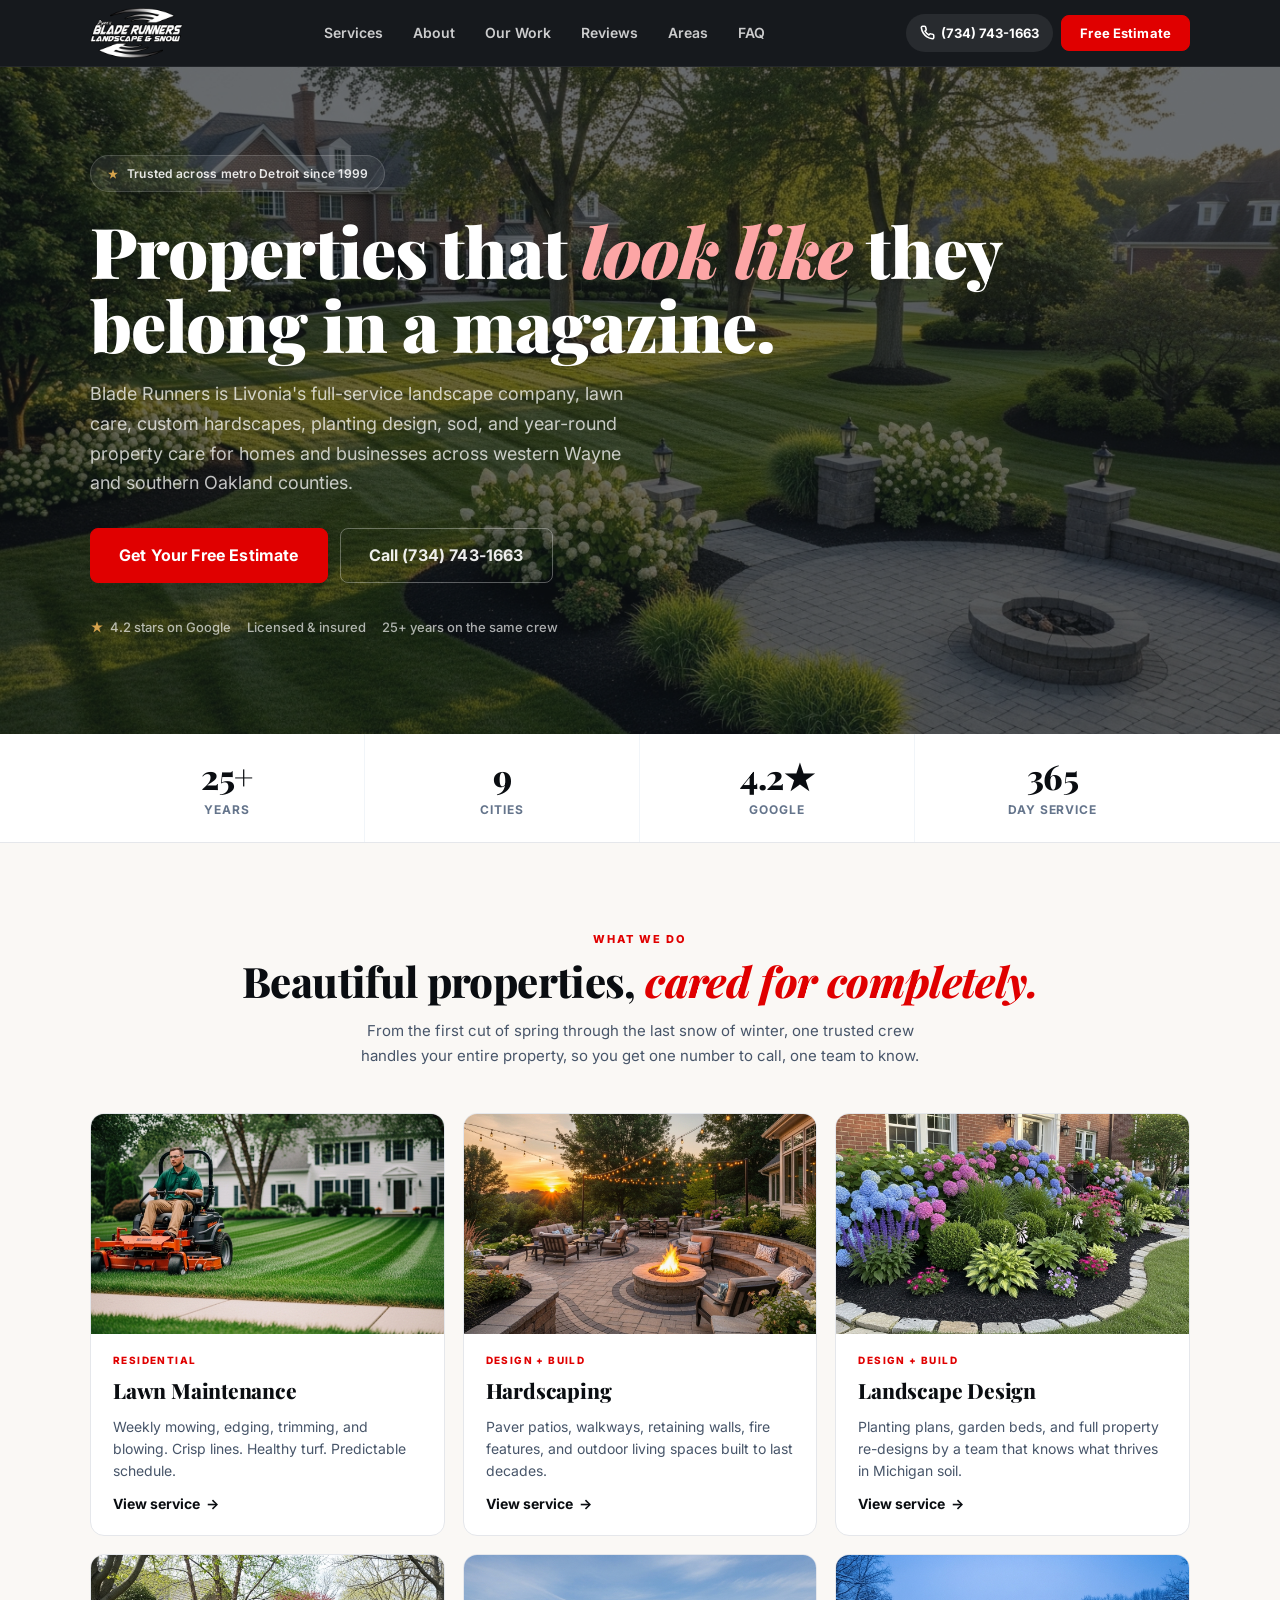
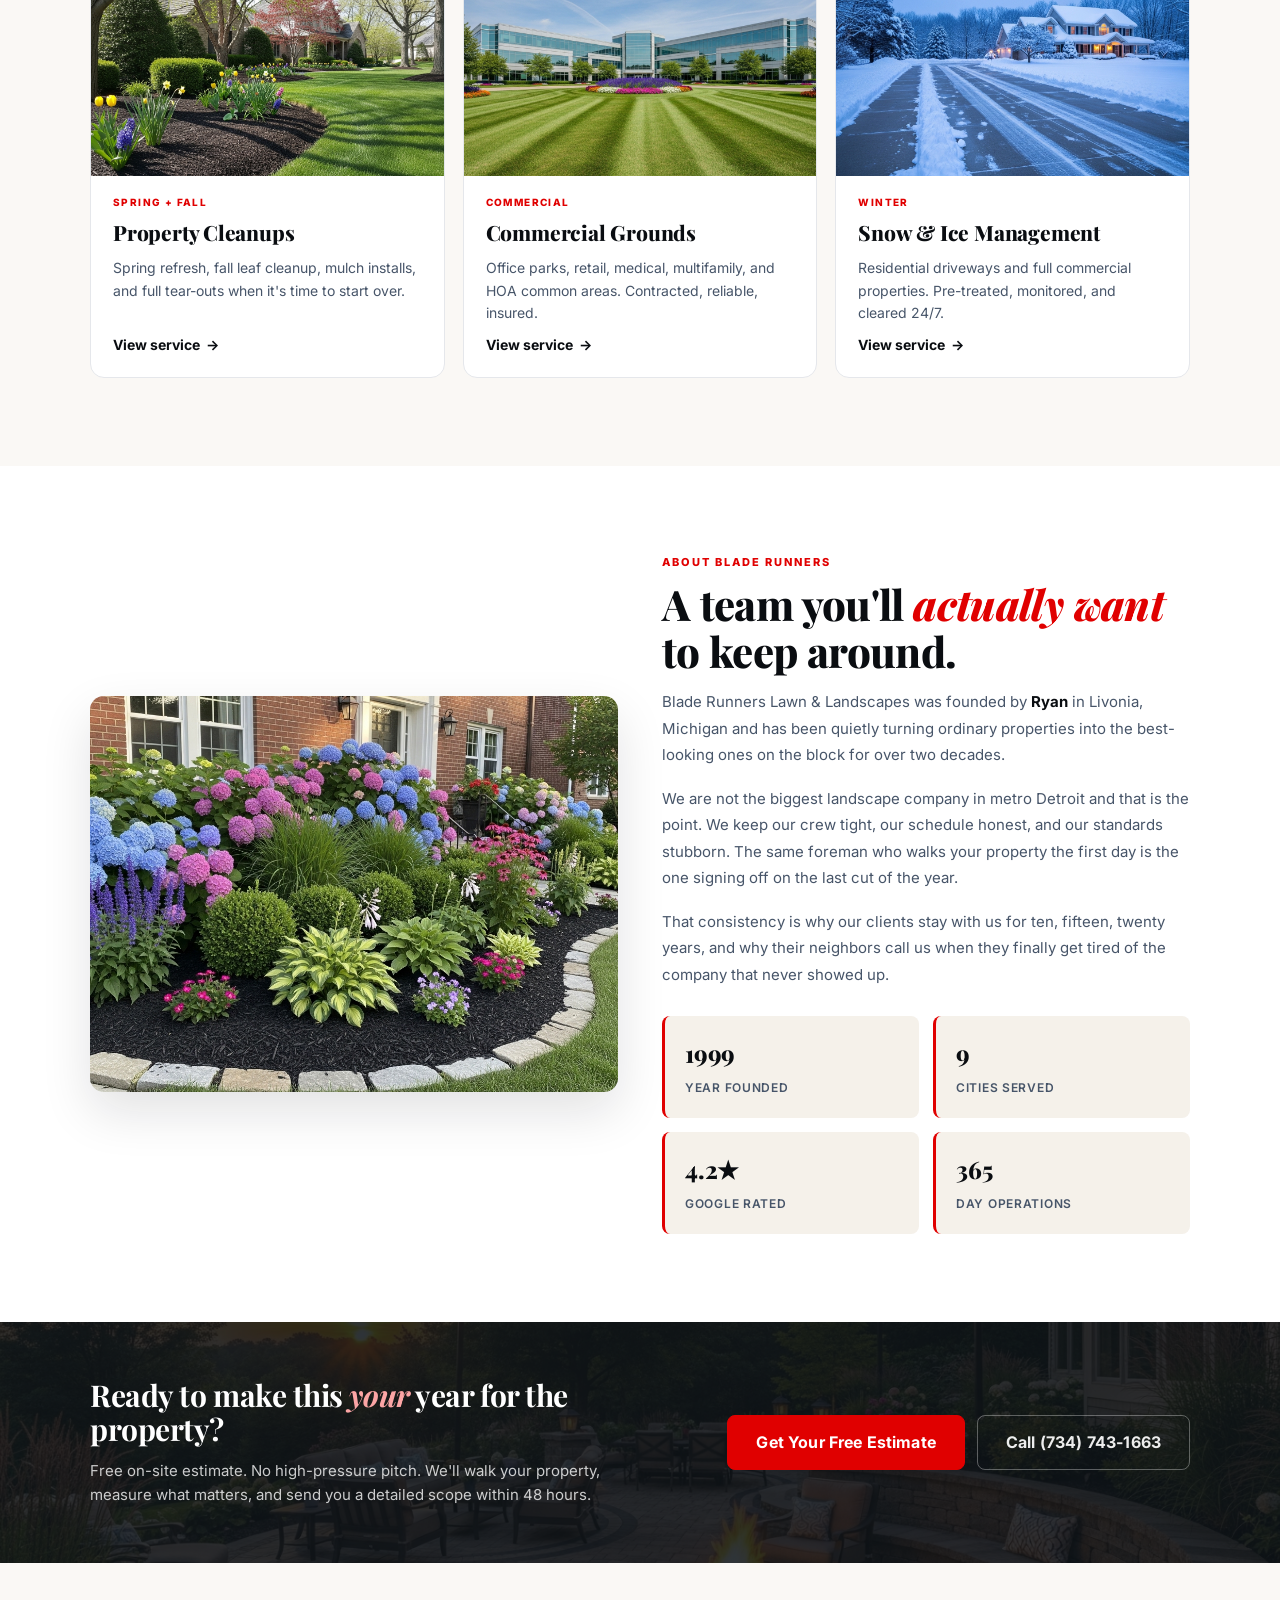
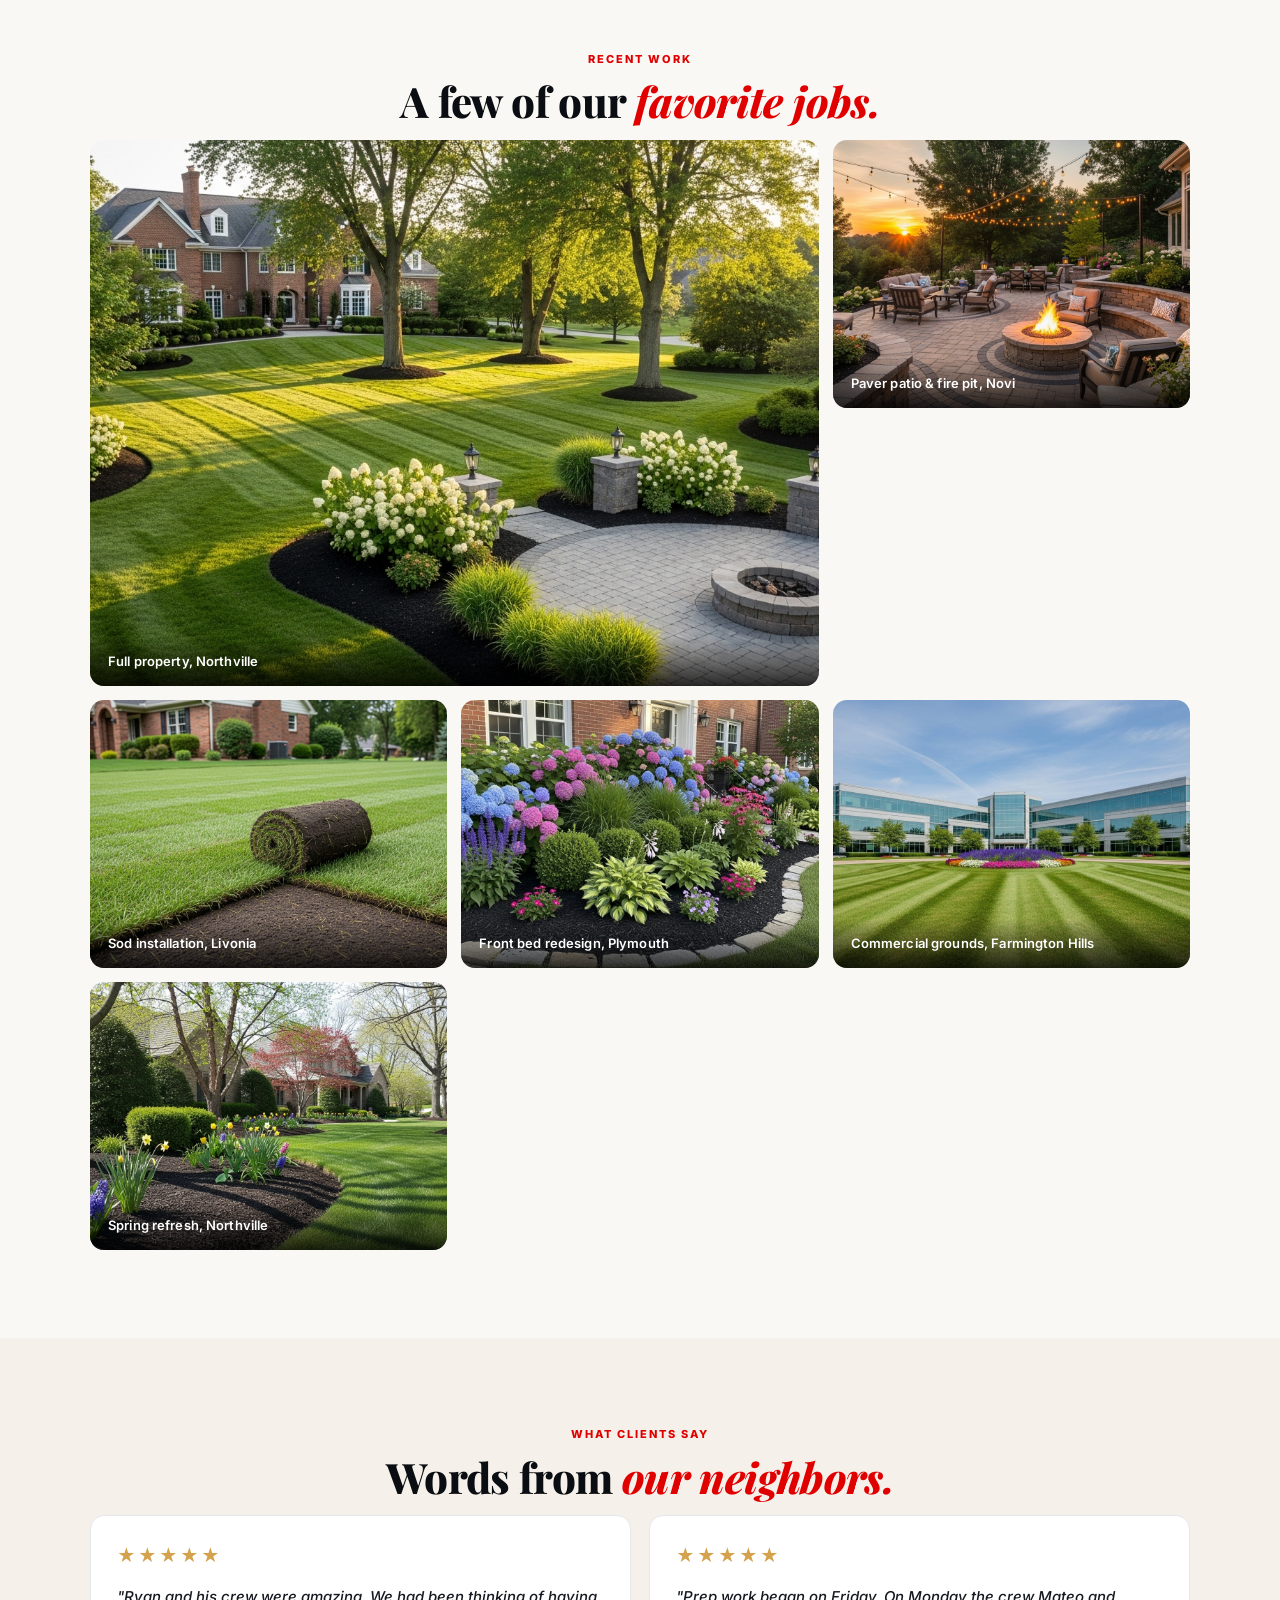
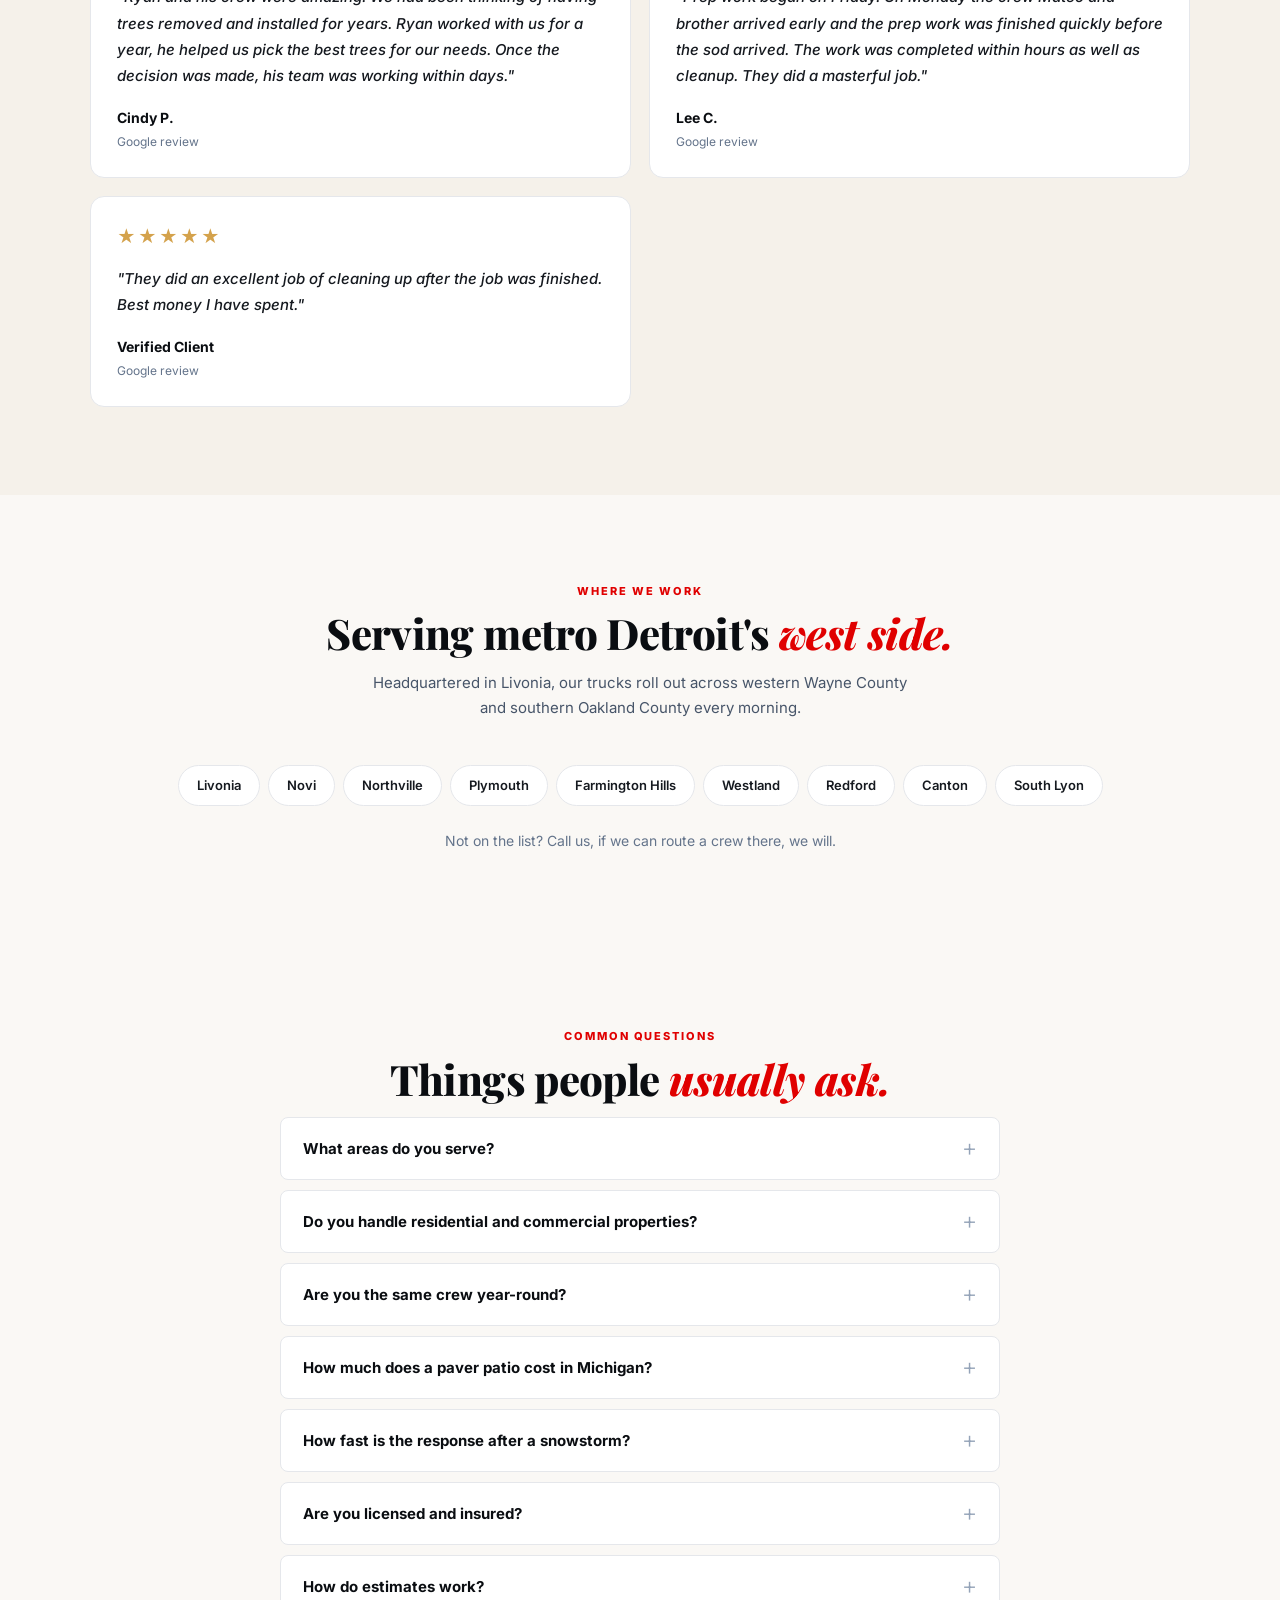
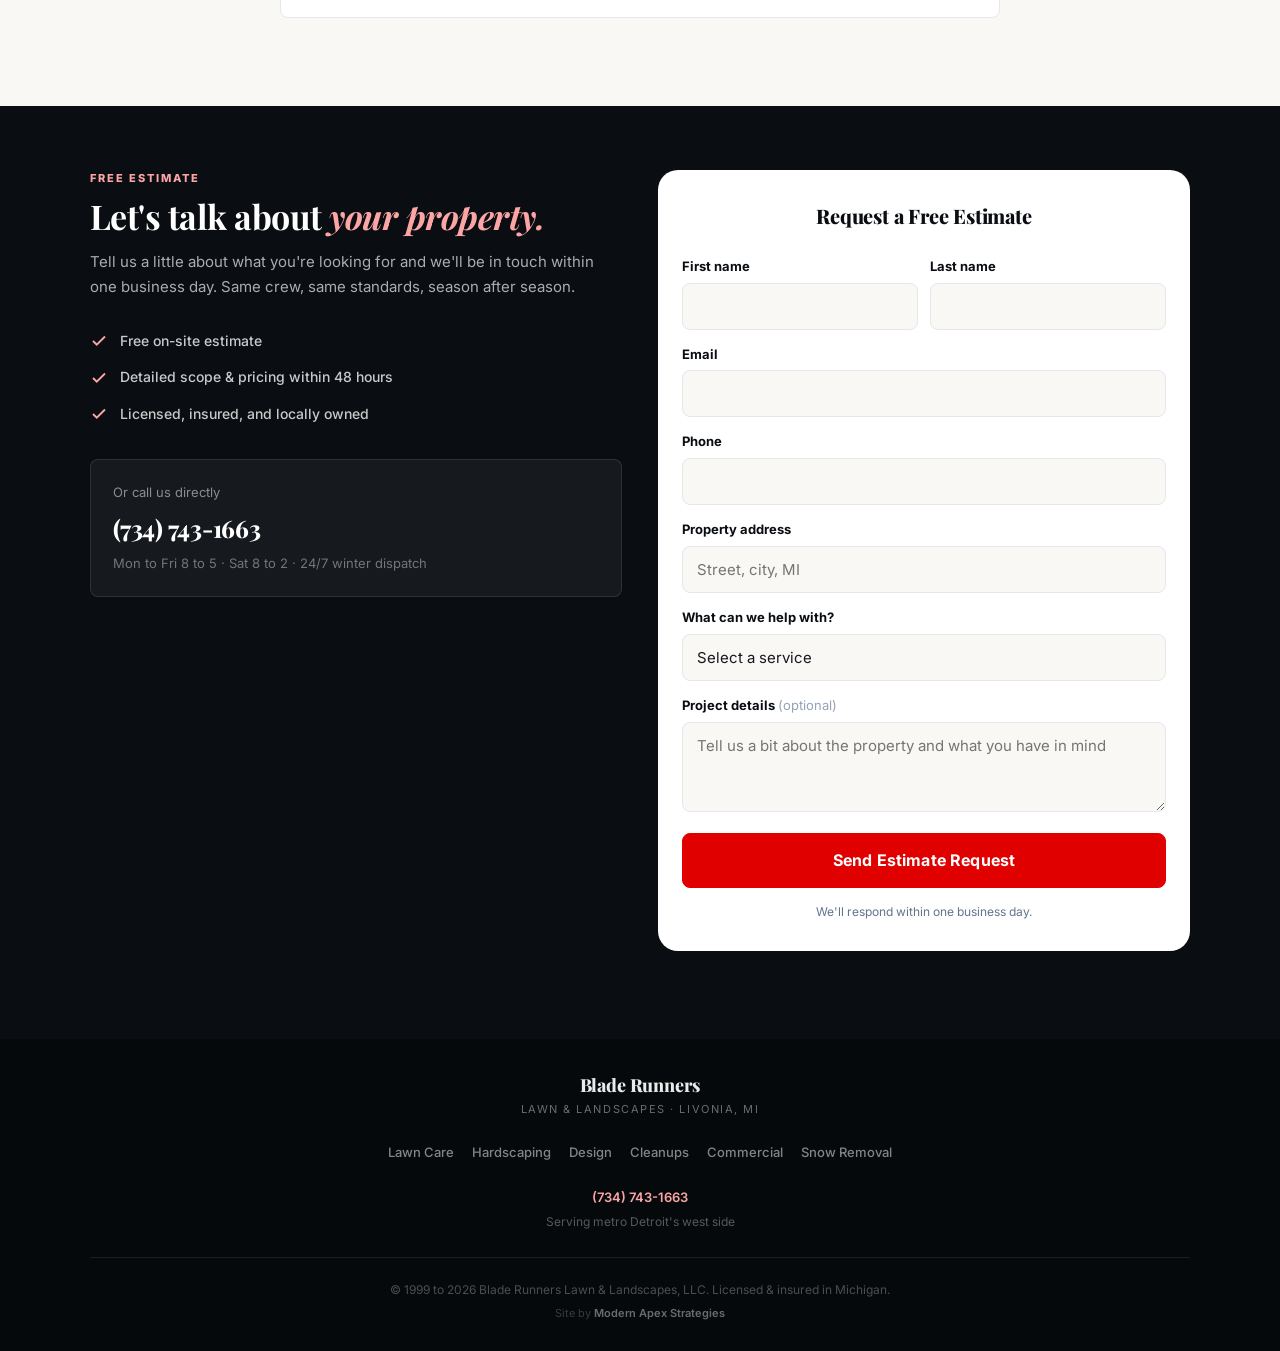
<file: index.html>
<!DOCTYPE html>
<html lang="en">
<head>
  <meta charset="UTF-8">
  <meta name="viewport" content="width=device-width, initial-scale=1.0">
  <title>Blade Runners Lawn &amp; Landscapes | Livonia MI Landscaping &amp; Lawn Care</title>
  <meta name="description" content="Livonia, Novi, Northville &amp; Plymouth's premier landscape company. Lawn maintenance, hardscaping, design, sod &amp; year-round snow service. 25+ years. Free estimates: (734) 743-1663.">
  <meta name="keywords" content="landscaping livonia mi, lawn care livonia, landscaping novi mi, hardscaping michigan, paver patio installation, residential lawn maintenance, commercial lawn care, snow removal livonia, sod installation, blade runners landscapes">
  <meta name="robots" content="index, follow">
  <link rel="canonical" href="https://bladerunnerslandscapes.com/">

  <meta property="og:site_name" content="Blade Runners Lawn &amp; Landscapes">
  <meta property="og:title" content="Blade Runners Lawn &amp; Landscapes | Livonia MI's Premier Landscape Company">
  <meta property="og:description" content="Beautiful lawns. Custom hardscapes. Reliable year-round care. Serving Livonia, Novi, Northville, Plymouth &amp; Farmington Hills since 1999.">
  <meta property="og:type" content="website">
  <meta property="og:url" content="https://bladerunnerslandscapes.com/">
  <meta property="og:image" content="https://bladerunnerslandscapes.com/assets/images/og-image.jpg">
  <meta property="og:image:width" content="1200">
  <meta property="og:image:height" content="630">
  <meta property="og:locale" content="en_US">
  <meta name="twitter:card" content="summary_large_image">
  <meta name="twitter:title" content="Blade Runners Lawn &amp; Landscapes | Livonia MI">
  <meta name="twitter:description" content="Beautiful lawns. Custom hardscapes. Reliable year-round care across metro Detroit's west side.">
  <meta name="twitter:image" content="https://bladerunnerslandscapes.com/assets/images/og-image.jpg">

  <link rel="icon" type="image/png" href="assets/images/br-logo-original.png">
  <link rel="apple-touch-icon" href="assets/images/br-logo-original.png">

  <script type="application/ld+json">
  {
    "@context": "https://schema.org",
    "@type": "LandscapingBusiness",
    "name": "Blade Runners Lawn & Landscapes, LLC",
    "alternateName": "Blade Runners Lawn & Snow",
    "description": "Premier landscape company serving Livonia, Novi, Northville, Plymouth, and Farmington Hills, Michigan. Lawn maintenance, custom hardscapes, landscape design, sod installation, tree services, and year-round snow & ice management.",
    "url": "https://bladerunnerslandscapes.com",
    "telephone": "+17347431663",
    "image": "https://bladerunnerslandscapes.com/assets/images/og-image.jpg",
    "logo": "https://bladerunnerslandscapes.com/assets/images/br-logo-original.png",
    "address": {
      "@type": "PostalAddress",
      "streetAddress": "19523 Merriman Rd",
      "addressLocality": "Livonia",
      "addressRegion": "MI",
      "postalCode": "48152",
      "addressCountry": "US"
    },
    "geo": {"@type":"GeoCoordinates","latitude":42.4314515,"longitude":-83.3559179},
    "areaServed": ["Livonia, MI","Novi, MI","Northville, MI","Plymouth, MI","Farmington Hills, MI","Westland, MI","Redford, MI","Canton, MI","South Lyon, MI"],
    "openingHoursSpecification": [
      {"@type":"OpeningHoursSpecification","dayOfWeek":["Monday","Tuesday","Wednesday","Thursday","Friday"],"opens":"08:00","closes":"17:00"},
      {"@type":"OpeningHoursSpecification","dayOfWeek":"Saturday","opens":"08:00","closes":"14:00"}
    ],
    "priceRange": "$$",
    "aggregateRating": {"@type":"AggregateRating","ratingValue":"4.2","reviewCount":"31","bestRating":"5"},
    "sameAs": ["https://www.google.com/maps/place/Blade+Runners+Lawn+%26+Landscapes,+LLC."]
  }
  </script>

  <script type="application/ld+json">
  {
    "@context": "https://schema.org",
    "@type": "FAQPage",
    "mainEntity": [
      {"@type":"Question","name":"What areas does Blade Runners Lawn & Landscapes serve?","acceptedAnswer":{"@type":"Answer","text":"We serve Livonia, Novi, Northville, Plymouth, Farmington Hills, Westland, Redford, Canton, South Lyon, and surrounding communities on metro Detroit's west side."}},
      {"@type":"Question","name":"Do you offer year-round service?","acceptedAnswer":{"@type":"Answer","text":"Yes. We provide lawn care, landscape design, and hardscape installation in spring through fall, then transition to snow & ice management in winter, one trusted crew, every season."}},
      {"@type":"Question","name":"How much does a paver patio cost in Michigan?","acceptedAnswer":{"@type":"Answer","text":"Most residential paver patios range from $12,000 to $45,000 depending on size, material grade, site prep, and design complexity. We provide free on-site estimates with detailed line-item pricing."}},
      {"@type":"Question","name":"Do you handle commercial properties?","acceptedAnswer":{"@type":"Answer","text":"Yes, we maintain office parks, retail centers, medical buildings, and HOA common areas across western Wayne County and southern Oakland County, with seasonal contracts and 24/7 winter response."}},
      {"@type":"Question","name":"Are you licensed and insured?","acceptedAnswer":{"@type":"Answer","text":"Yes. Blade Runners Lawn & Landscapes, LLC is fully licensed and insured in the state of Michigan, including general liability and workers' compensation."}}
    ]
  }
  </script>

  <link rel="sitemap" type="application/xml" href="sitemap.xml">

  <link rel="preconnect" href="https://fonts.googleapis.com">
  <link rel="preconnect" href="https://fonts.gstatic.com" crossorigin>
  <link href="https://fonts.googleapis.com/css2?family=Inter:wght@400;500;600;700;800;900&family=Playfair+Display:ital,wght@0,700;0,800;0,900;1,800&display=swap" rel="stylesheet">
  <link rel="stylesheet" href="styles.css?v=20260624a">
</head>
<body>

  <!-- Sticky Mobile CTA -->
  <div class="sticky-cta" id="stickyCta">
    <a href="tel:+17347431663" class="sticky-cta__call">
      <svg width="18" height="18" viewBox="0 0 24 24" fill="none" stroke="currentColor" stroke-width="2.5"><path d="M22 16.92v3a2 2 0 01-2.18 2 19.79 19.79 0 01-8.63-3.07 19.5 19.5 0 01-6-6 19.79 19.79 0 01-3.07-8.67A2 2 0 014.11 2h3a2 2 0 012 1.72c.127.96.361 1.903.7 2.81a2 2 0 01-.45 2.11L8.09 9.91a16 16 0 006 6l1.27-1.27a2 2 0 012.11-.45c.907.339 1.85.573 2.81.7A2 2 0 0122 16.92z"/></svg>
      Call Now
    </a>
    <a href="#contact" class="sticky-cta__quote">Free Estimate</a>
  </div>

  <!-- Header -->
  <header class="header" id="header">
    <div class="container">
      <div class="header__inner">
        <a href="./" class="header__brand"><img src="assets/images/br-logo.png" alt="Blade Runners Lawn &amp; Landscapes" class="header__logo"></a>
        <nav class="header__nav" id="desktopNav">
          <a href="#services">Services</a>
          <a href="about/">About</a>
          <a href="#work">Our Work</a>
          <a href="#reviews">Reviews</a>
          <a href="#areas">Areas</a>
          <a href="#faq">FAQ</a>
        </nav>
        <div class="header__actions">
          <a href="tel:+17347431663" class="header__phone">
            <svg width="15" height="15" viewBox="0 0 24 24" fill="none" stroke="currentColor" stroke-width="2.5"><path d="M22 16.92v3a2 2 0 01-2.18 2 19.79 19.79 0 01-8.63-3.07 19.5 19.5 0 01-6-6 19.79 19.79 0 01-3.07-8.67A2 2 0 014.11 2h3a2 2 0 012 1.72c.127.96.361 1.903.7 2.81a2 2 0 01-.45 2.11L8.09 9.91a16 16 0 006 6l1.27-1.27a2 2 0 012.11-.45c.907.339 1.85.573 2.81.7A2 2 0 0122 16.92z"/></svg>
            <span>(734) 743-1663</span>
          </a>
          <a href="#contact" class="btn btn--primary btn--sm header__cta">Free Estimate</a>
          <button class="hamburger" id="hamburger" aria-label="Open menu"><span></span><span></span><span></span></button>
        </div>
      </div>
    </div>
  </header>
  <div class="mobile-menu" id="mobileMenu">
    <nav class="mobile-menu__nav">
      <a href="#services">Services</a>
      <a href="about/">About</a>
      <a href="#work">Our Work</a>
      <a href="#reviews">Reviews</a>
      <a href="#areas">Areas</a>
      <a href="#faq">FAQ</a>
      <a href="#contact" class="btn btn--primary btn--lg btn--full">Get Free Estimate</a>
    </nav>
  </div>

  <!-- Hero with video (poster image is the CSS bg fallback if autoplay fails) -->
  <section class="hero">
    <video class="hero__video" id="heroVideo" autoplay muted loop playsinline preload="auto" poster="assets/images/home-hero.jpg" aria-hidden="true">
      <source src="assets/videos/hero.mp4" type="video/mp4">
    </video>
    <div class="hero__overlay"></div>
    <div class="container">
      <div class="hero__content">
        <span class="hero__badge">
          <svg width="12" height="12" viewBox="0 0 24 24" fill="currentColor"><path d="M12 2l2.4 7.4H22l-6.2 4.5 2.4 7.4L12 16.8l-6.2 4.5 2.4-7.4L2 9.4h7.6z"/></svg>
          Trusted across metro Detroit since 1999
        </span>
        <h1 class="hero__title">Properties that <em>look like</em> they belong in a magazine.</h1>
        <p class="hero__subtitle">Blade Runners is Livonia's full-service landscape company, lawn care, custom hardscapes, planting design, sod, and year-round property care for homes and businesses across western Wayne and southern Oakland counties.</p>
        <div class="hero__ctas">
          <a href="#contact" class="btn btn--primary btn--lg">Get Your Free Estimate</a>
          <a href="tel:+17347431663" class="btn btn--outline-light btn--lg">Call (734) 743-1663</a>
        </div>
        <div class="hero__trust">
          <span class="hero__trust-item"><svg width="14" height="14" viewBox="0 0 24 24" fill="currentColor"><path d="M12 2l2.4 7.4H22l-6.2 4.5 2.4 7.4L12 16.8l-6.2 4.5 2.4-7.4L2 9.4h7.6z"/></svg>4.2 stars on Google</span>
          <span class="hero__trust-item">Licensed &amp; insured</span>
          <span class="hero__trust-item">25+ years on the same crew</span>
        </div>
      </div>
    </div>
  </section>

  <!-- Trust Bar -->
  <section class="trust-bar">
    <div class="container">
      <div class="trust-bar__inner">
        <div class="trust-bar__item"><span class="trust-bar__num">25+</span><span class="trust-bar__label">Years</span></div>
        <div class="trust-bar__item"><span class="trust-bar__num">9</span><span class="trust-bar__label">Cities</span></div>
        <div class="trust-bar__item"><span class="trust-bar__num">4.2&#9733;</span><span class="trust-bar__label">Google</span></div>
        <div class="trust-bar__item"><span class="trust-bar__num">365</span><span class="trust-bar__label">Day Service</span></div>
      </div>
    </div>
  </section>

  <!-- Services -->
  <section class="services" id="services">
    <div class="container">
      <span class="eyebrow">What we do</span>
      <h2 class="section-title">Beautiful properties, <em>cared for completely.</em></h2>
      <p class="section-sub">From the first cut of spring through the last snow of winter, one trusted crew handles your entire property, so you get one number to call, one team to know.</p>

      <div class="services__grid">
        <a href="lawn-maintenance/" class="svc-card" data-animate>
          <div class="svc-card__img"><img src="assets/images/svc-lawn-maintenance.jpg" alt="Manicured residential lawn with crisp diagonal stripes"></div>
          <span class="svc-card__tag">Residential</span>
          <h3>Lawn Maintenance</h3>
          <p>Weekly mowing, edging, trimming, and blowing. Crisp lines. Healthy turf. Predictable schedule.</p>
          <span class="svc-card__link">View service</span>
        </a>

        <a href="hardscaping/" class="svc-card" data-animate>
          <div class="svc-card__img"><img src="assets/images/svc-hardscaping.jpg" alt="Custom paver patio with stone fire pit at dusk"></div>
          <span class="svc-card__tag">Design + Build</span>
          <h3>Hardscaping</h3>
          <p>Paver patios, walkways, retaining walls, fire features, and outdoor living spaces built to last decades.</p>
          <span class="svc-card__link">View service</span>
        </a>

        <a href="landscape-design/" class="svc-card" data-animate>
          <div class="svc-card__img"><img src="assets/images/svc-landscape-design.jpg" alt="Layered garden bed with hydrangeas and ornamental grasses"></div>
          <span class="svc-card__tag">Design + Build</span>
          <h3>Landscape Design</h3>
          <p>Planting plans, garden beds, and full property re-designs by a team that knows what thrives in Michigan soil.</p>
          <span class="svc-card__link">View service</span>
        </a>

        <a href="landscape-cleanup/" class="svc-card" data-animate>
          <div class="svc-card__img"><img src="assets/images/svc-landscape-cleanup.jpg" alt="Spring landscape refresh with fresh mulch and edged beds"></div>
          <span class="svc-card__tag">Spring + Fall</span>
          <h3>Property Cleanups</h3>
          <p>Spring refresh, fall leaf cleanup, mulch installs, and full tear-outs when it's time to start over.</p>
          <span class="svc-card__link">View service</span>
        </a>

        <a href="commercial-lawn-maintenance/" class="svc-card" data-animate>
          <div class="svc-card__img"><img src="assets/images/svc-commercial-lawn.jpg" alt="Commercial office park with manicured landscaping"></div>
          <span class="svc-card__tag">Commercial</span>
          <h3>Commercial Grounds</h3>
          <p>Office parks, retail, medical, multifamily, and HOA common areas. Contracted, reliable, insured.</p>
          <span class="svc-card__link">View service</span>
        </a>

        <a href="snow-removal/" class="svc-card" data-animate>
          <div class="svc-card__img"><img src="assets/images/svc-snow-removal.jpg" alt="Cleared driveway after Michigan snowfall at dawn"></div>
          <span class="svc-card__tag">Winter</span>
          <h3>Snow &amp; Ice Management</h3>
          <p>Residential driveways and full commercial properties. Pre-treated, monitored, and cleared 24/7.</p>
          <span class="svc-card__link">View service</span>
        </a>
      </div>
    </div>
  </section>

  <!-- About -->
  <section class="about" id="about">
    <div class="container">
      <div class="about__inner">
        <div class="about__img" data-animate>
          <img src="assets/images/svc-landscape-design.jpg" alt="Professional landscape design installation">
        </div>
        <div class="about__text" data-animate>
          <span class="eyebrow section-title--left" style="text-align:left">About Blade Runners</span>
          <h2 class="section-title section-title--left">A team you'll <em>actually want</em> to keep around.</h2>
          <p>Blade Runners Lawn &amp; Landscapes was founded by <strong>Ryan</strong> in Livonia, Michigan and has been quietly turning ordinary properties into the best-looking ones on the block for over two decades.</p>
          <p>We are not the biggest landscape company in metro Detroit and that is the point. We keep our crew tight, our schedule honest, and our standards stubborn. The same foreman who walks your property the first day is the one signing off on the last cut of the year.</p>
          <p>That consistency is why our clients stay with us for ten, fifteen, twenty years, and why their neighbors call us when they finally get tired of the company that never showed up.</p>
          <div class="about__stats">
            <div class="about__stat"><strong>1999</strong><span>Year founded</span></div>
            <div class="about__stat"><strong>9</strong><span>Cities served</span></div>
            <div class="about__stat"><strong>4.2&#9733;</strong><span>Google rated</span></div>
            <div class="about__stat"><strong>365</strong><span>Day operations</span></div>
          </div>
        </div>
      </div>
    </div>
  </section>

  <!-- CTA Banner -->
  <section class="cta-banner" style="background-image:url('assets/images/svc-hardscaping.jpg')">
    <div class="container">
      <div class="cta-banner__inner">
        <div>
          <h2>Ready to make this <em>your</em> year for the property?</h2>
          <p>Free on-site estimate. No high-pressure pitch. We'll walk your property, measure what matters, and send you a detailed scope within 48 hours.</p>
        </div>
        <div class="cta-banner__actions">
          <a href="#contact" class="btn btn--primary btn--lg">Get Your Free Estimate</a>
          <a href="tel:+17347431663" class="btn btn--outline-light btn--lg">Call (734) 743-1663</a>
        </div>
      </div>
    </div>
  </section>

  <!-- Work / Gallery -->
  <section class="work" id="work">
    <div class="container">
      <span class="eyebrow">Recent work</span>
      <h2 class="section-title">A few of our <em>favorite jobs.</em></h2>
      <div class="work__grid">
        <div class="work__item work__item--wide" data-animate>
          <img src="assets/images/home-hero.jpg" alt="Estate property with paver patio and manicured lawn">
          <span>Full property, Northville</span>
        </div>
        <div class="work__item" data-animate>
          <img src="assets/images/svc-hardscaping.jpg" alt="Custom paver patio with fire pit">
          <span>Paver patio &amp; fire pit, Novi</span>
        </div>
        <div class="work__item" data-animate>
          <img src="assets/images/svc-sod.jpg" alt="Fresh sod installation">
          <span>Sod installation, Livonia</span>
        </div>
        <div class="work__item" data-animate>
          <img src="assets/images/svc-landscape-design.jpg" alt="Garden bed planting design">
          <span>Front bed redesign, Plymouth</span>
        </div>
        <div class="work__item" data-animate>
          <img src="assets/images/svc-commercial-lawn.jpg" alt="Commercial property landscaping">
          <span>Commercial grounds, Farmington Hills</span>
        </div>
        <div class="work__item" data-animate>
          <img src="assets/images/svc-landscape-cleanup.jpg" alt="Spring landscape cleanup">
          <span>Spring refresh, Northville</span>
        </div>
      </div>
    </div>
  </section>

  <!-- Reviews -->
  <section class="reviews" id="reviews">
    <div class="container">
      <span class="eyebrow">What clients say</span>
      <h2 class="section-title">Words from <em>our neighbors.</em></h2>
      <div class="reviews__grid">
        <div class="review-card" data-animate>
          <div class="review-card__stars">&#9733;&#9733;&#9733;&#9733;&#9733;</div>
          <p>"Ryan and his crew were amazing. We had been thinking of having trees removed and installed for years. Ryan worked with us for a year, he helped us pick the best trees for our needs. Once the decision was made, his team was working within days."</p>
          <span class="review-card__name">Cindy P.</span>
          <span class="review-card__src">Google review</span>
        </div>
        <div class="review-card" data-animate>
          <div class="review-card__stars">&#9733;&#9733;&#9733;&#9733;&#9733;</div>
          <p>"Prep work began on Friday. On Monday the crew Mateo and brother arrived early and the prep work was finished quickly before the sod arrived. The work was completed within hours as well as cleanup. They did a masterful job."</p>
          <span class="review-card__name">Lee C.</span>
          <span class="review-card__src">Google review</span>
        </div>
        <div class="review-card" data-animate>
          <div class="review-card__stars">&#9733;&#9733;&#9733;&#9733;&#9733;</div>
          <p>"They did an excellent job of cleaning up after the job was finished. Best money I have spent."</p>
          <span class="review-card__name">Verified Client</span>
          <span class="review-card__src">Google review</span>
        </div>
      </div>
    </div>
  </section>

  <!-- Service Areas -->
  <section id="areas">
    <div class="container">
      <span class="eyebrow">Where we work</span>
      <h2 class="section-title">Serving metro Detroit's <em>west side.</em></h2>
      <p class="section-sub">Headquartered in Livonia, our trucks roll out across western Wayne County and southern Oakland County every morning.</p>
      <div class="areas__grid">
        <a href="service-areas/livonia/" class="area-tag">Livonia</a>
        <a href="service-areas/novi/" class="area-tag">Novi</a>
        <a href="service-areas/northville/" class="area-tag">Northville</a>
        <a href="service-areas/plymouth/" class="area-tag">Plymouth</a>
        <a href="service-areas/farmington-hills/" class="area-tag">Farmington Hills</a>
        <span class="area-tag">Westland</span>
        <span class="area-tag">Redford</span>
        <span class="area-tag">Canton</span>
        <span class="area-tag">South Lyon</span>
      </div>
      <p class="areas__note">Not on the list? Call us, if we can route a crew there, we will.</p>
    </div>
  </section>

  <!-- FAQ -->
  <section class="faq" id="faq">
    <div class="container">
      <span class="eyebrow">Common questions</span>
      <h2 class="section-title">Things people <em>usually ask.</em></h2>
      <div class="faq__list">
        <details class="faq__item">
          <summary>What areas do you serve?</summary>
          <p>We serve Livonia, Novi, Northville, Plymouth, Farmington Hills, Westland, Redford, Canton, South Lyon, and the surrounding communities on metro Detroit's west side. Outside our standard route? Call us, if we can make it work, we will.</p>
        </details>
        <details class="faq__item">
          <summary>Do you handle residential and commercial properties?</summary>
          <p>Both. About half our work is custom residential, full property care for homes that take landscaping seriously. The other half is commercial: office parks, retail centers, medical buildings, multifamily, and HOA common areas with seasonal contracts.</p>
        </details>
        <details class="faq__item">
          <summary>Are you the same crew year-round?</summary>
          <p>Yes. The crew that mows your lawn in July is the same one plowing your driveway in January. We do not subcontract our route work, which is a big reason our clients stay with us for ten, fifteen, twenty years.</p>
        </details>
        <details class="faq__item">
          <summary>How much does a paver patio cost in Michigan?</summary>
          <p>Most residential paver patios fall between $12,000 and $45,000 depending on size, paver grade, site prep, drainage work, and design complexity (steps, walls, fire features add cost). We provide free on-site estimates with detailed line-item pricing, no mystery numbers.</p>
        </details>
        <details class="faq__item">
          <summary>How fast is the response after a snowstorm?</summary>
          <p>Commercial contracts get pre-treated and monitored in real time during a storm, with priority lots cleared before business hours. Residential routes are typically cleared within a few hours of snowfall ending, earlier when we can.</p>
        </details>
        <details class="faq__item">
          <summary>Are you licensed and insured?</summary>
          <p>Yes. Blade Runners Lawn &amp; Landscapes, LLC is fully licensed and insured in the state of Michigan, including general liability and workers' comp. Certificates available on request, many of our commercial clients ask, and that's expected.</p>
        </details>
        <details class="faq__item">
          <summary>How do estimates work?</summary>
          <p>You call or send a message. We schedule a walk-through of your property, usually within a few days. We take measurements, talk through what you actually want (and what you don't), and send you a detailed written scope and price within about 48 hours. No high-pressure pitch.</p>
        </details>
      </div>
    </div>
  </section>

  <!-- Contact -->
  <section class="contact" id="contact">
    <div class="container">
      <div class="contact__wrapper">
        <div class="contact__text">
          <span class="eyebrow eyebrow--light section-title--left" style="text-align:left">Free estimate</span>
          <h2 class="contact__title">Let's talk about <em>your property.</em></h2>
          <p class="contact__sub">Tell us a little about what you're looking for and we'll be in touch within one business day. Same crew, same standards, season after season.</p>
          <div class="contact__perks">
            <div class="contact__perk"><svg width="18" height="18" viewBox="0 0 24 24" fill="none" stroke="currentColor" stroke-width="2.5"><path d="M20 6L9 17l-5-5"/></svg>Free on-site estimate</div>
            <div class="contact__perk"><svg width="18" height="18" viewBox="0 0 24 24" fill="none" stroke="currentColor" stroke-width="2.5"><path d="M20 6L9 17l-5-5"/></svg>Detailed scope &amp; pricing within 48 hours</div>
            <div class="contact__perk"><svg width="18" height="18" viewBox="0 0 24 24" fill="none" stroke="currentColor" stroke-width="2.5"><path d="M20 6L9 17l-5-5"/></svg>Licensed, insured, and locally owned</div>
          </div>
          <div class="contact__direct">
            <p>Or call us directly</p>
            <a href="tel:+17347431663" class="contact__phone">(734) 743-1663</a>
            <p class="contact__hours">Mon to Fri 8 to 5 &middot; Sat 8 to 2 &middot; 24/7 winter dispatch</p>
          </div>
        </div>

        <form class="contact__form" action="https://formspree.io/f/your-form-id" method="POST">
          <h3 class="contact__form-title">Request a Free Estimate</h3>
          <div class="form-row">
            <div class="form-group"><label for="firstName">First name</label><input type="text" id="firstName" name="first_name" required></div>
            <div class="form-group"><label for="lastName">Last name</label><input type="text" id="lastName" name="last_name" required></div>
          </div>
          <div class="form-group"><label for="email">Email</label><input type="email" id="email" name="email" required></div>
          <div class="form-group"><label for="phone">Phone</label><input type="tel" id="phone" name="phone" required></div>
          <div class="form-group"><label for="address">Property address</label><input type="text" id="address" name="address" placeholder="Street, city, MI" required></div>
          <div class="form-group">
            <label for="service">What can we help with?</label>
            <select id="service" name="service" required>
              <option value="">Select a service</option>
              <option>Lawn maintenance</option>
              <option>Landscape design</option>
              <option>Hardscaping (patio, walls, fire pit)</option>
              <option>Sod installation</option>
              <option>Spring or fall cleanup</option>
              <option>Commercial grounds care</option>
              <option>Snow &amp; ice management</option>
              <option>Tree services</option>
              <option>Multiple / not sure</option>
            </select>
          </div>
          <div class="form-group"><label for="details">Project details <span class="optional">(optional)</span></label><textarea id="details" name="details" placeholder="Tell us a bit about the property and what you have in mind"></textarea></div>
          <button type="submit" class="btn btn--primary btn--lg btn--full">Send Estimate Request</button>
          <p class="form-note">We'll respond within one business day.</p>
        </form>
      </div>
    </div>
  </section>

  <!-- Footer -->
  <footer class="footer">
    <div class="container">
      <div class="footer__top">
        <div>
          <span class="footer__name">Blade Runners</span>
          <span class="footer__sub">Lawn &amp; Landscapes &middot; Livonia, MI</span>
        </div>
        <nav class="footer__links">
          <a href="lawn-maintenance/">Lawn Care</a>
          <a href="hardscaping/">Hardscaping</a>
          <a href="landscape-design/">Design</a>
          <a href="landscape-cleanup/">Cleanups</a>
          <a href="commercial-lawn-maintenance/">Commercial</a>
          <a href="snow-removal/">Snow Removal</a>
        </nav>
        <div class="footer__contact">
          <a href="tel:+17347431663">(734) 743-1663</a>
          <span>Serving metro Detroit's west side</span>
        </div>
      </div>
      <div class="footer__bottom">
        <p>&copy; 1999 to 2026 Blade Runners Lawn &amp; Landscapes, LLC. Licensed &amp; insured in Michigan.</p>
        <p class="footer__credit">Site by <a href="https://modernapexstrategies.com" target="_blank" rel="noopener">Modern Apex Strategies</a></p>
      </div>
    </div>
  </footer>

  <script src="assets/js/site.js?v=20260624a" defer></script>
</body>
</html>
</file>
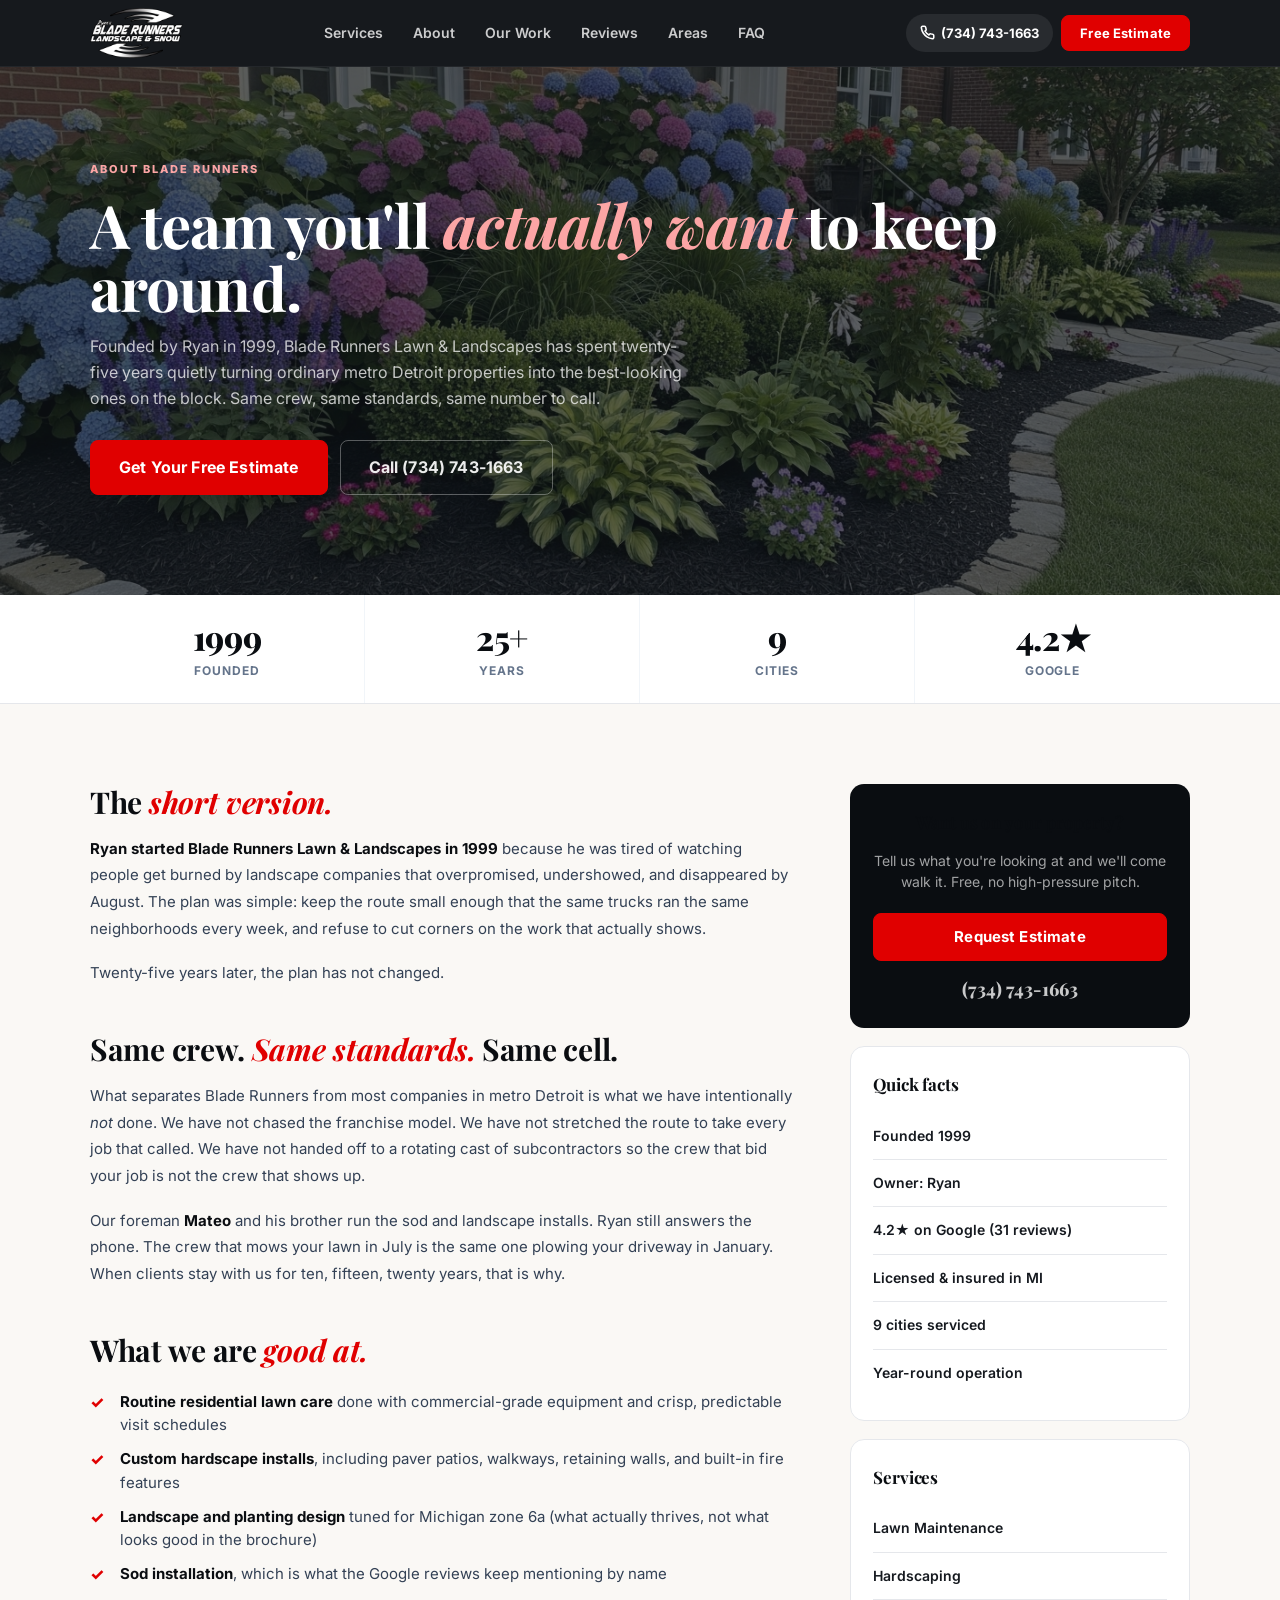
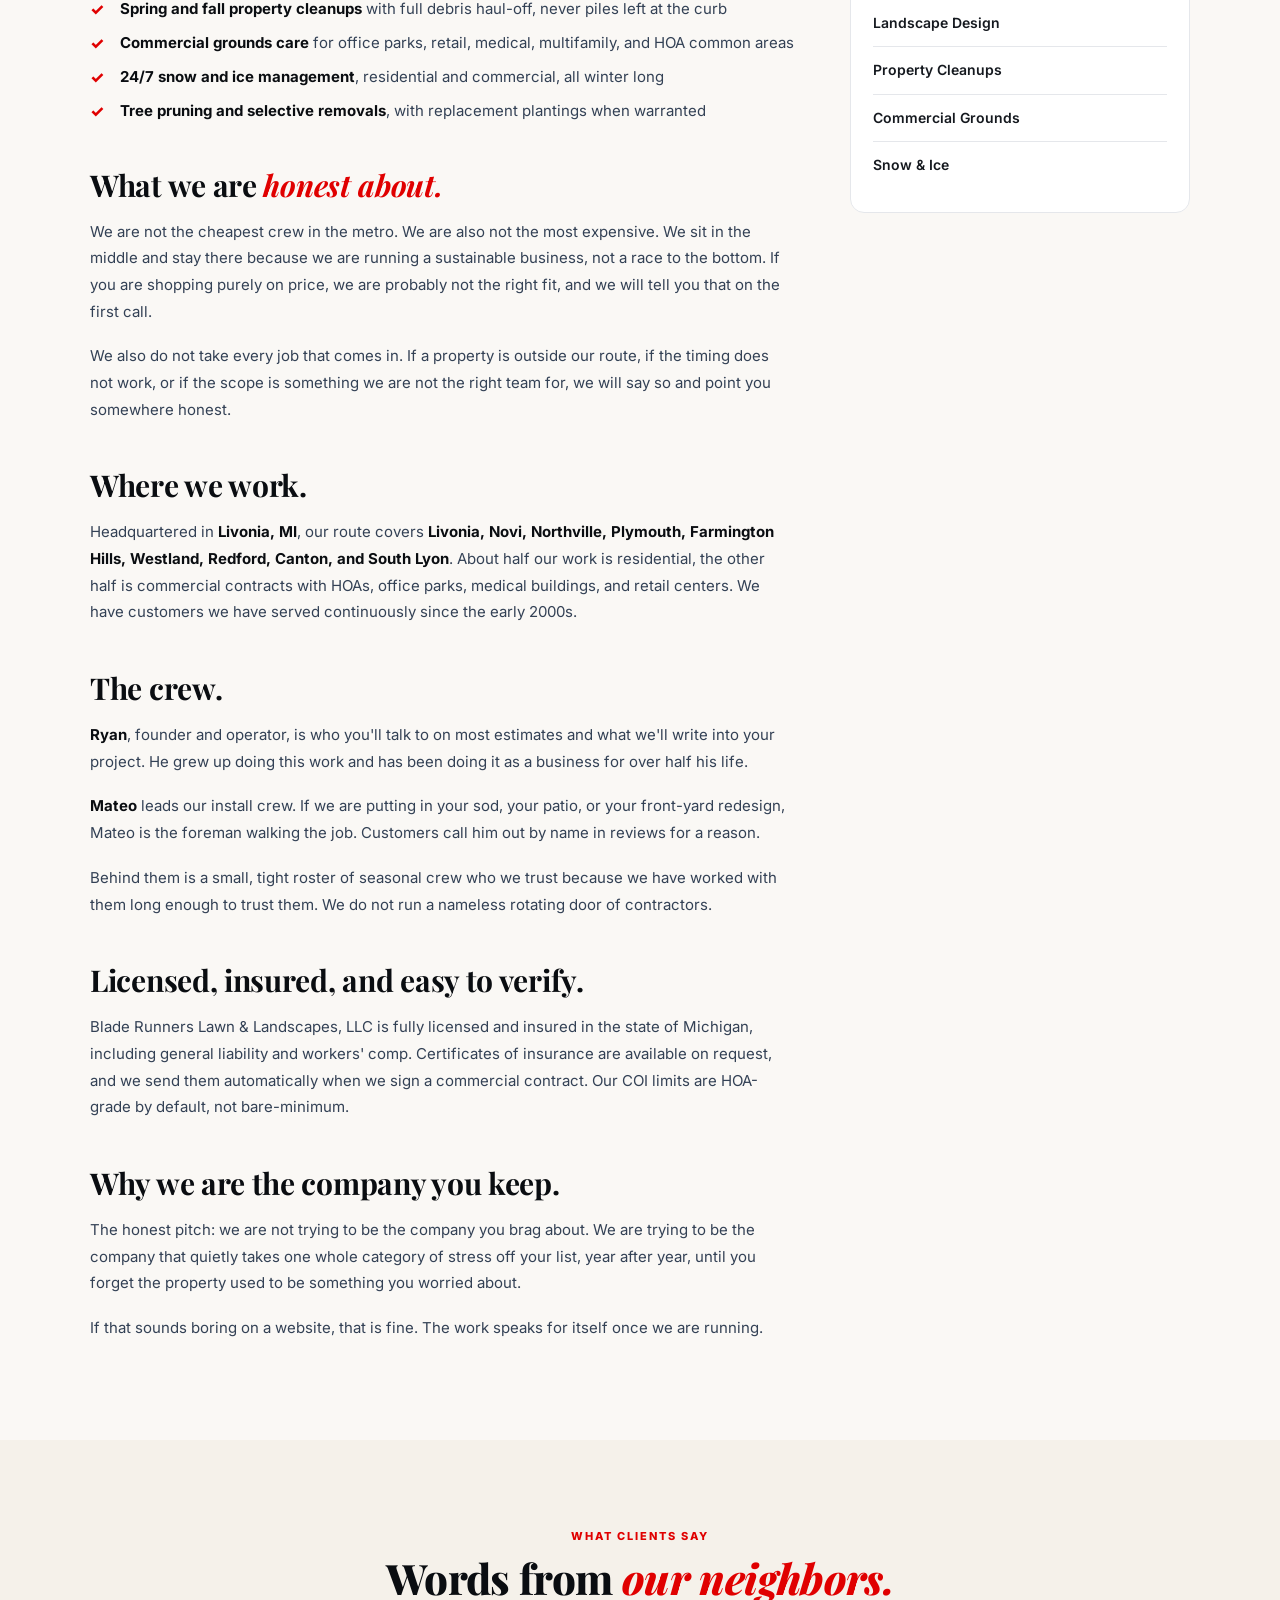
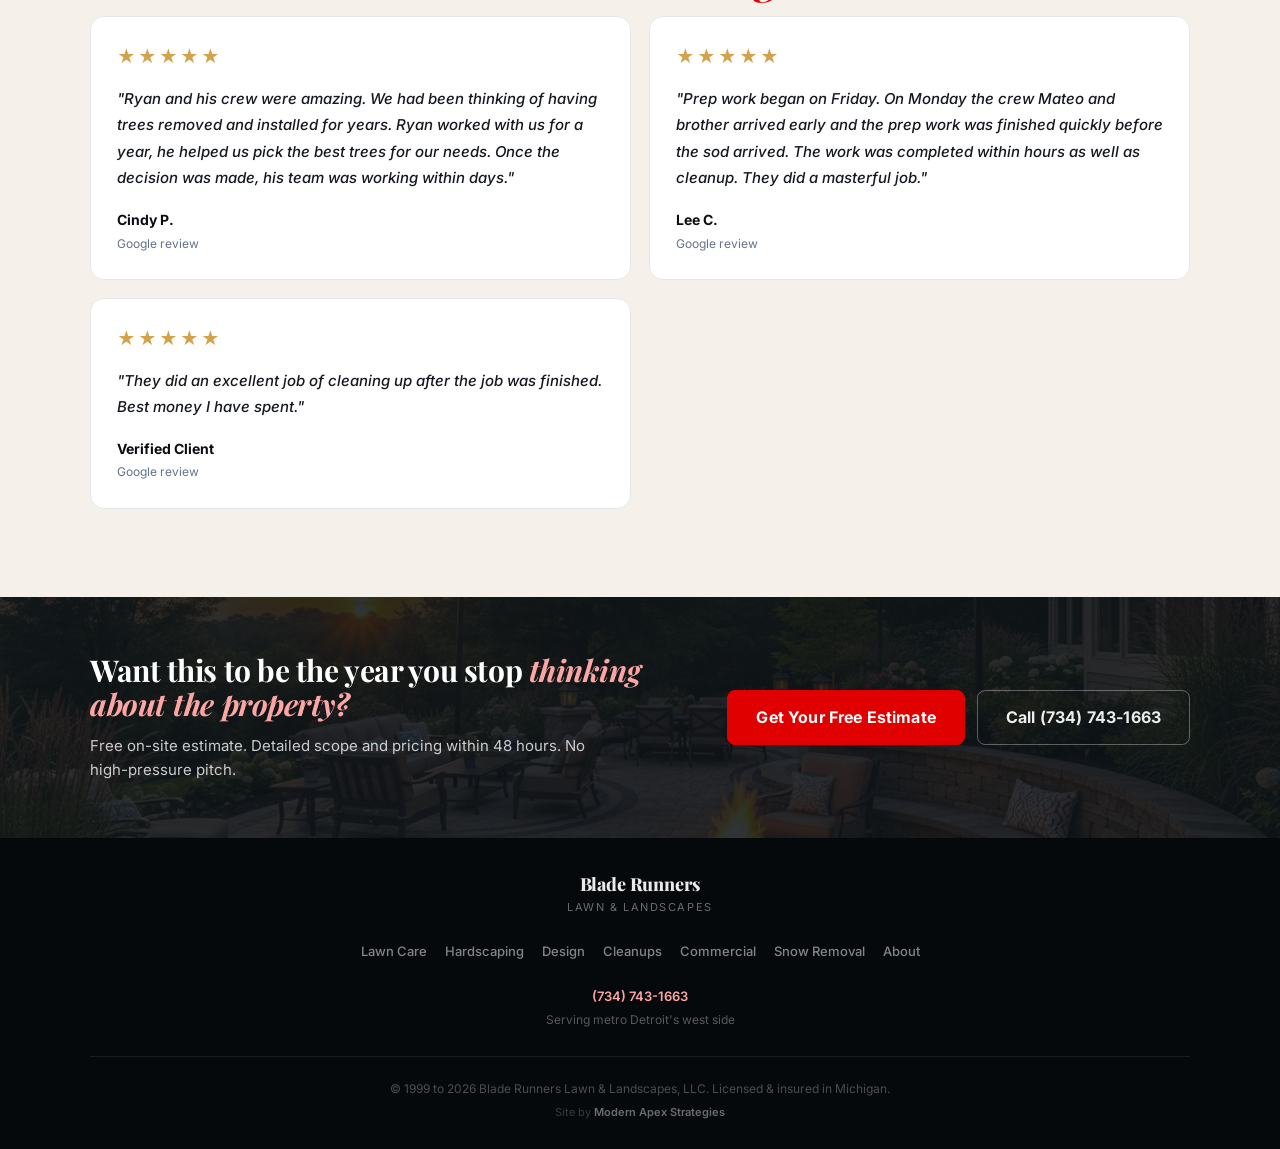
<file: about/index.html>
<!DOCTYPE html>
<html lang="en">
<head>
  <meta charset="UTF-8">
  <meta name="viewport" content="width=device-width, initial-scale=1.0">
  <title>About Blade Runners Lawn &amp; Landscapes | Ryan&apos;s Crew Since 1999</title>
  <meta name="description" content="Ryan founded Blade Runners in 1999 to do landscape work the right way. 25+ years later, the same crew still runs the route across Livonia, Novi, Northville, Plymouth, and Farmington Hills.">
  <meta name="robots" content="index, follow">
  <link rel="canonical" href="https://bladerunnerslandscapes.com/about/">

  <meta property="og:site_name" content="Blade Runners Lawn &amp; Landscapes">
  <meta property="og:title" content="About Blade Runners Lawn &amp; Landscapes | Ryan&apos;s Crew Since 1999">
  <meta property="og:description" content="The story behind metro Detroit&apos;s quietest premium landscape crew.">
  <meta property="og:type" content="website">
  <meta property="og:url" content="https://bladerunnerslandscapes.com/about/">
  <meta property="og:image" content="https://bladerunnerslandscapes.com/assets/images/og-image.jpg">
  <meta name="twitter:card" content="summary_large_image">
  <meta name="twitter:image" content="https://bladerunnerslandscapes.com/assets/images/og-image.jpg">

  <link rel="icon" type="image/png" href="../assets/images/br-logo.png">
  <link rel="apple-touch-icon" href="../assets/images/br-logo.png">

  <script type="application/ld+json">
  {
    "@context": "https://schema.org",
    "@type": "AboutPage",
    "name": "About Blade Runners Lawn & Landscapes",
    "description": "The story of Blade Runners Lawn & Landscapes, founded in 1999 in Livonia, Michigan by Ryan.",
    "url": "https://bladerunnerslandscapes.com/about/",
    "mainEntity": {
      "@type": "LandscapingBusiness",
      "name": "Blade Runners Lawn & Landscapes, LLC",
      "founder": {"@type":"Person","name":"Ryan"},
      "foundingDate": "1999",
      "telephone": "+17347431663",
      "address": {
        "@type": "PostalAddress",
        "streetAddress": "19523 Merriman Rd",
        "addressLocality": "Livonia",
        "addressRegion": "MI",
        "postalCode": "48152",
        "addressCountry": "US"
      },
      "areaServed": ["Livonia, MI","Novi, MI","Northville, MI","Plymouth, MI","Farmington Hills, MI"],
      "aggregateRating": {"@type":"AggregateRating","ratingValue":"4.2","reviewCount":"31","bestRating":"5"}
    }
  }
  </script>
  <script type="application/ld+json">
  {
    "@context": "https://schema.org",
    "@type": "BreadcrumbList",
    "itemListElement": [
      {"@type":"ListItem","position":1,"name":"Home","item":"https://bladerunnerslandscapes.com/"},
      {"@type":"ListItem","position":2,"name":"About","item":"https://bladerunnerslandscapes.com/about/"}
    ]
  }
  </script>

  <link rel="preconnect" href="https://fonts.googleapis.com">
  <link rel="preconnect" href="https://fonts.gstatic.com" crossorigin>
  <link href="https://fonts.googleapis.com/css2?family=Inter:wght@400;500;600;700;800;900&family=Playfair+Display:ital,wght@0,700;0,800;0,900;1,800&display=swap" rel="stylesheet">
  <link rel="stylesheet" href="../styles.css?v=20260624a">
</head>
<body>

  <div class="sticky-cta" id="stickyCta">
    <a href="tel:+17347431663" class="sticky-cta__call">
      <svg width="18" height="18" viewBox="0 0 24 24" fill="none" stroke="currentColor" stroke-width="2.5"><path d="M22 16.92v3a2 2 0 01-2.18 2 19.79 19.79 0 01-8.63-3.07 19.5 19.5 0 01-6-6 19.79 19.79 0 01-3.07-8.67A2 2 0 014.11 2h3a2 2 0 012 1.72c.127.96.361 1.903.7 2.81a2 2 0 01-.45 2.11L8.09 9.91a16 16 0 006 6l1.27-1.27a2 2 0 012.11-.45c.907.339 1.85.573 2.81.7A2 2 0 0122 16.92z"/></svg>
      Call Now
    </a>
    <a href="../#contact" class="sticky-cta__quote">Free Estimate</a>
  </div>

  <header class="header" id="header">
    <div class="container">
      <div class="header__inner">
        <a href="../" class="header__brand"><img src="../assets/images/br-logo.png" alt="Blade Runners Lawn &amp; Landscapes" class="header__logo"></a>
        <nav class="header__nav" id="desktopNav">
          <a href="../#services">Services</a>
          <a href="../about/">About</a>
          <a href="../#work">Our Work</a>
          <a href="../#reviews">Reviews</a>
          <a href="../#areas">Areas</a>
          <a href="../#faq">FAQ</a>
        </nav>
        <div class="header__actions">
          <a href="tel:+17347431663" class="header__phone">
            <svg width="15" height="15" viewBox="0 0 24 24" fill="none" stroke="currentColor" stroke-width="2.5"><path d="M22 16.92v3a2 2 0 01-2.18 2 19.79 19.79 0 01-8.63-3.07 19.5 19.5 0 01-6-6 19.79 19.79 0 01-3.07-8.67A2 2 0 014.11 2h3a2 2 0 012 1.72c.127.96.361 1.903.7 2.81a2 2 0 01-.45 2.11L8.09 9.91a16 16 0 006 6l1.27-1.27a2 2 0 012.11-.45c.907.339 1.85.573 2.81.7A2 2 0 0122 16.92z"/></svg>
            <span>(734) 743-1663</span>
          </a>
          <a href="../#contact" class="btn btn--primary btn--sm header__cta">Free Estimate</a>
          <button class="hamburger" id="hamburger" aria-label="Open menu"><span></span><span></span><span></span></button>
        </div>
      </div>
    </div>
  </header>
  <div class="mobile-menu" id="mobileMenu">
    <nav class="mobile-menu__nav">
      <a href="../#services">Services</a>
      <a href="../about/">About</a>
      <a href="../#work">Our Work</a>
      <a href="../#reviews">Reviews</a>
      <a href="../#areas">Areas</a>
      <a href="../#faq">FAQ</a>
      <a href="../#contact" class="btn btn--primary btn--lg btn--full">Get Free Estimate</a>
    </nav>
  </div>

  <!-- ABOUT HERO -->
  <section class="area-hero" style="background-image:url('../assets/images/svc-landscape-design.jpg')">
    <div class="container">
      <div class="area-hero__content">
        <span class="svc-hero__eyebrow">About Blade Runners</span>
        <h1 class="area-hero__title">A team you'll <em>actually want</em> to keep around.</h1>
        <p class="area-hero__sub">Founded by Ryan in 1999, Blade Runners Lawn &amp; Landscapes has spent twenty-five years quietly turning ordinary metro Detroit properties into the best-looking ones on the block. Same crew, same standards, same number to call.</p>
        <div class="area-hero__ctas">
          <a href="../#contact" class="btn btn--primary btn--lg">Get Your Free Estimate</a>
          <a href="tel:+17347431663" class="btn btn--outline-light btn--lg">Call (734) 743-1663</a>
        </div>
      </div>
    </div>
  </section>

  <!-- TRUST BAR -->
  <section class="trust-bar">
    <div class="container">
      <div class="trust-bar__inner">
        <div class="trust-bar__item"><span class="trust-bar__num">1999</span><span class="trust-bar__label">Founded</span></div>
        <div class="trust-bar__item"><span class="trust-bar__num">25+</span><span class="trust-bar__label">Years</span></div>
        <div class="trust-bar__item"><span class="trust-bar__num">9</span><span class="trust-bar__label">Cities</span></div>
        <div class="trust-bar__item"><span class="trust-bar__num">4.2&#9733;</span><span class="trust-bar__label">Google</span></div>
      </div>
    </div>
  </section>

  <!-- THE STORY -->
  <section class="svc-content">
    <div class="container">
      <div class="svc-content__grid">
        <div class="svc-content__main">

          <h2>The <em>short version.</em></h2>
          <p><strong>Ryan started Blade Runners Lawn &amp; Landscapes in 1999</strong> because he was tired of watching people get burned by landscape companies that overpromised, undershowed, and disappeared by August. The plan was simple: keep the route small enough that the same trucks ran the same neighborhoods every week, and refuse to cut corners on the work that actually shows.</p>
          <p>Twenty-five years later, the plan has not changed.</p>

          <h2>Same crew. <em>Same standards.</em> Same cell.</h2>
          <p>What separates Blade Runners from most companies in metro Detroit is what we have intentionally <em>not</em> done. We have not chased the franchise model. We have not stretched the route to take every job that called. We have not handed off to a rotating cast of subcontractors so the crew that bid your job is not the crew that shows up.</p>
          <p>Our foreman <strong>Mateo</strong> and his brother run the sod and landscape installs. Ryan still answers the phone. The crew that mows your lawn in July is the same one plowing your driveway in January. When clients stay with us for ten, fifteen, twenty years, that is why.</p>

          <h2>What we are <em>good at.</em></h2>
          <ul class="svc-checklist">
            <li><strong>Routine residential lawn care</strong> done with commercial-grade equipment and crisp, predictable visit schedules</li>
            <li><strong>Custom hardscape installs</strong>, including paver patios, walkways, retaining walls, and built-in fire features</li>
            <li><strong>Landscape and planting design</strong> tuned for Michigan zone 6a (what actually thrives, not what looks good in the brochure)</li>
            <li><strong>Sod installation</strong>, which is what the Google reviews keep mentioning by name</li>
            <li><strong>Spring and fall property cleanups</strong> with full debris haul-off, never piles left at the curb</li>
            <li><strong>Commercial grounds care</strong> for office parks, retail, medical, multifamily, and HOA common areas</li>
            <li><strong>24/7 snow and ice management</strong>, residential and commercial, all winter long</li>
            <li><strong>Tree pruning and selective removals</strong>, with replacement plantings when warranted</li>
          </ul>

          <h2>What we are <em>honest about.</em></h2>
          <p>We are not the cheapest crew in the metro. We are also not the most expensive. We sit in the middle and stay there because we are running a sustainable business, not a race to the bottom. If you are shopping purely on price, we are probably not the right fit, and we will tell you that on the first call.</p>
          <p>We also do not take every job that comes in. If a property is outside our route, if the timing does not work, or if the scope is something we are not the right team for, we will say so and point you somewhere honest.</p>

          <h2>Where we work.</h2>
          <p>Headquartered in <strong>Livonia, MI</strong>, our route covers <strong>Livonia, Novi, Northville, Plymouth, Farmington Hills, Westland, Redford, Canton, and South Lyon</strong>. About half our work is residential, the other half is commercial contracts with HOAs, office parks, medical buildings, and retail centers. We have customers we have served continuously since the early 2000s.</p>

          <h2>The crew.</h2>
          <p><strong>Ryan</strong>, founder and operator, is who you'll talk to on most estimates and what we'll write into your project. He grew up doing this work and has been doing it as a business for over half his life.</p>
          <p><strong>Mateo</strong> leads our install crew. If we are putting in your sod, your patio, or your front-yard redesign, Mateo is the foreman walking the job. Customers call him out by name in reviews for a reason.</p>
          <p>Behind them is a small, tight roster of seasonal crew who we trust because we have worked with them long enough to trust them. We do not run a nameless rotating door of contractors.</p>

          <h2>Licensed, insured, and easy to verify.</h2>
          <p>Blade Runners Lawn &amp; Landscapes, LLC is fully licensed and insured in the state of Michigan, including general liability and workers' comp. Certificates of insurance are available on request, and we send them automatically when we sign a commercial contract. Our COI limits are HOA-grade by default, not bare-minimum.</p>

          <h2>Why we are the company you keep.</h2>
          <p>The honest pitch: we are not trying to be the company you brag about. We are trying to be the company that quietly takes one whole category of stress off your list, year after year, until you forget the property used to be something you worried about.</p>
          <p>If that sounds boring on a website, that is fine. The work speaks for itself once we are running.</p>

        </div>

        <aside class="svc-content__sidebar">
          <div class="svc-sidebar-card svc-sidebar-card--cta">
            <h3>Want us on your property?</h3>
            <p>Tell us what you're looking at and we'll come walk it. Free, no high-pressure pitch.</p>
            <a href="../#contact" class="btn btn--primary btn--full">Request Estimate</a>
            <a href="tel:+17347431663" class="svc-sidebar-phone">(734) 743-1663</a>
          </div>
          <div class="svc-sidebar-card">
            <h3>Quick facts</h3>
            <ul class="svc-sidebar-links">
              <li><a>Founded 1999</a></li>
              <li><a>Owner: Ryan</a></li>
              <li><a>4.2&#9733; on Google (31 reviews)</a></li>
              <li><a>Licensed &amp; insured in MI</a></li>
              <li><a>9 cities serviced</a></li>
              <li><a>Year-round operation</a></li>
            </ul>
          </div>
          <div class="svc-sidebar-card">
            <h3>Services</h3>
            <ul class="svc-sidebar-links">
              <li><a href="../lawn-maintenance/">Lawn Maintenance</a></li>
              <li><a href="../hardscaping/">Hardscaping</a></li>
              <li><a href="../landscape-design/">Landscape Design</a></li>
              <li><a href="../landscape-cleanup/">Property Cleanups</a></li>
              <li><a href="../commercial-lawn-maintenance/">Commercial Grounds</a></li>
              <li><a href="../snow-removal/">Snow &amp; Ice</a></li>
            </ul>
          </div>
        </aside>
      </div>
    </div>
  </section>

  <!-- REVIEWS -->
  <section class="reviews">
    <div class="container">
      <span class="eyebrow">What clients say</span>
      <h2 class="section-title">Words from <em>our neighbors.</em></h2>
      <div class="reviews__grid">
        <div class="review-card">
          <div class="review-card__stars">&#9733;&#9733;&#9733;&#9733;&#9733;</div>
          <p>"Ryan and his crew were amazing. We had been thinking of having trees removed and installed for years. Ryan worked with us for a year, he helped us pick the best trees for our needs. Once the decision was made, his team was working within days."</p>
          <span class="review-card__name">Cindy P.</span>
          <span class="review-card__src">Google review</span>
        </div>
        <div class="review-card">
          <div class="review-card__stars">&#9733;&#9733;&#9733;&#9733;&#9733;</div>
          <p>"Prep work began on Friday. On Monday the crew Mateo and brother arrived early and the prep work was finished quickly before the sod arrived. The work was completed within hours as well as cleanup. They did a masterful job."</p>
          <span class="review-card__name">Lee C.</span>
          <span class="review-card__src">Google review</span>
        </div>
        <div class="review-card">
          <div class="review-card__stars">&#9733;&#9733;&#9733;&#9733;&#9733;</div>
          <p>"They did an excellent job of cleaning up after the job was finished. Best money I have spent."</p>
          <span class="review-card__name">Verified Client</span>
          <span class="review-card__src">Google review</span>
        </div>
      </div>
    </div>
  </section>

  <!-- CTA -->
  <section class="cta-banner" style="background-image:url('../assets/images/svc-hardscaping.jpg')">
    <div class="container">
      <div class="cta-banner__inner">
        <div>
          <h2>Want this to be the year you stop <em>thinking about the property?</em></h2>
          <p>Free on-site estimate. Detailed scope and pricing within 48 hours. No high-pressure pitch.</p>
        </div>
        <div class="cta-banner__actions">
          <a href="../#contact" class="btn btn--primary btn--lg">Get Your Free Estimate</a>
          <a href="tel:+17347431663" class="btn btn--outline-light btn--lg">Call (734) 743-1663</a>
        </div>
      </div>
    </div>
  </section>

  <!-- FOOTER -->
  <footer class="footer">
    <div class="container">
      <div class="footer__top">
        <div>
          <span class="footer__name">Blade Runners</span>
          <span class="footer__sub">Lawn &amp; Landscapes</span>
        </div>
        <nav class="footer__links">
          <a href="../lawn-maintenance/">Lawn Care</a>
          <a href="../hardscaping/">Hardscaping</a>
          <a href="../landscape-design/">Design</a>
          <a href="../landscape-cleanup/">Cleanups</a>
          <a href="../commercial-lawn-maintenance/">Commercial</a>
          <a href="../snow-removal/">Snow Removal</a>
          <a href="../about/">About</a>
        </nav>
        <div class="footer__contact">
          <a href="tel:+17347431663">(734) 743-1663</a>
          <span>Serving metro Detroit's west side</span>
        </div>
      </div>
      <div class="footer__bottom">
        <p>&copy; 1999 to 2026 Blade Runners Lawn &amp; Landscapes, LLC. Licensed &amp; insured in Michigan.</p>
        <p class="footer__credit">Site by <a href="https://modernapexstrategies.com" target="_blank" rel="noopener">Modern Apex Strategies</a></p>
      </div>
    </div>
  </footer>

  <script src="../assets/js/site.js?v=20260624a" defer></script>
</body>
</html>
</file>
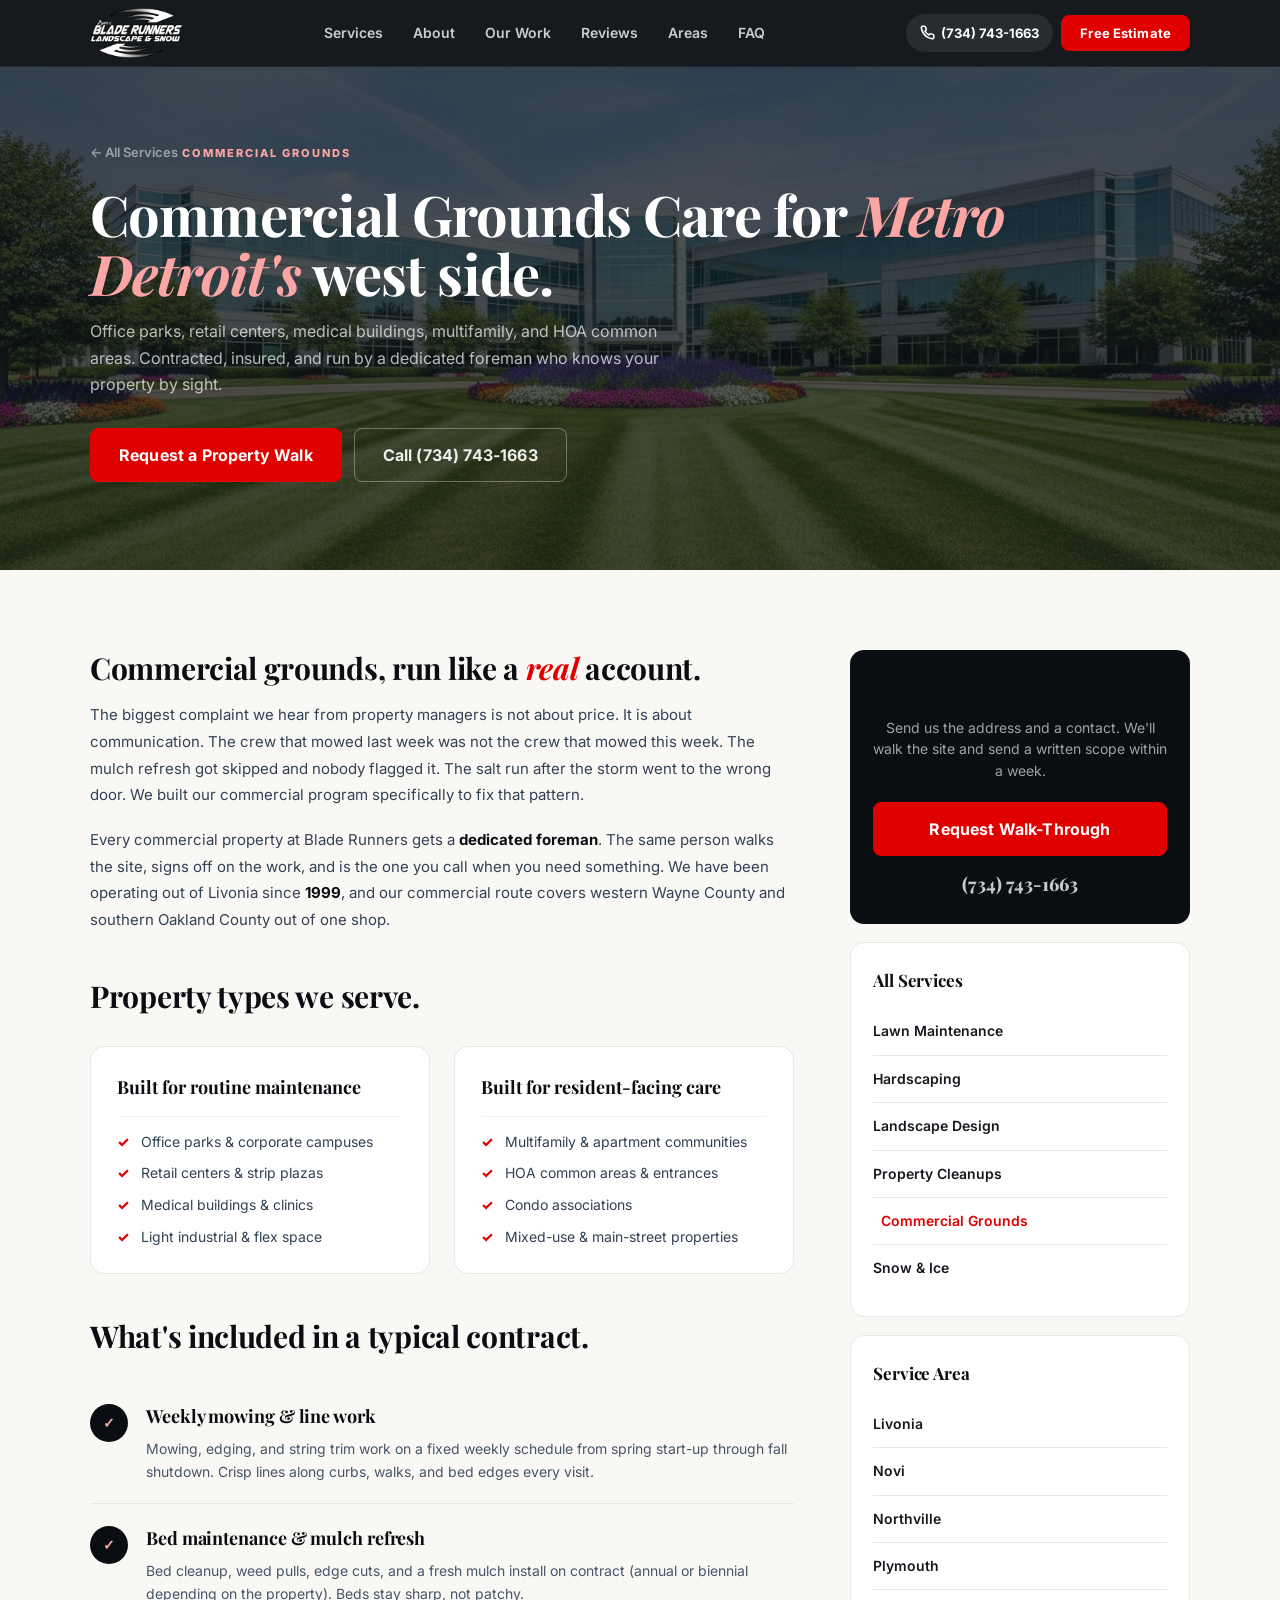
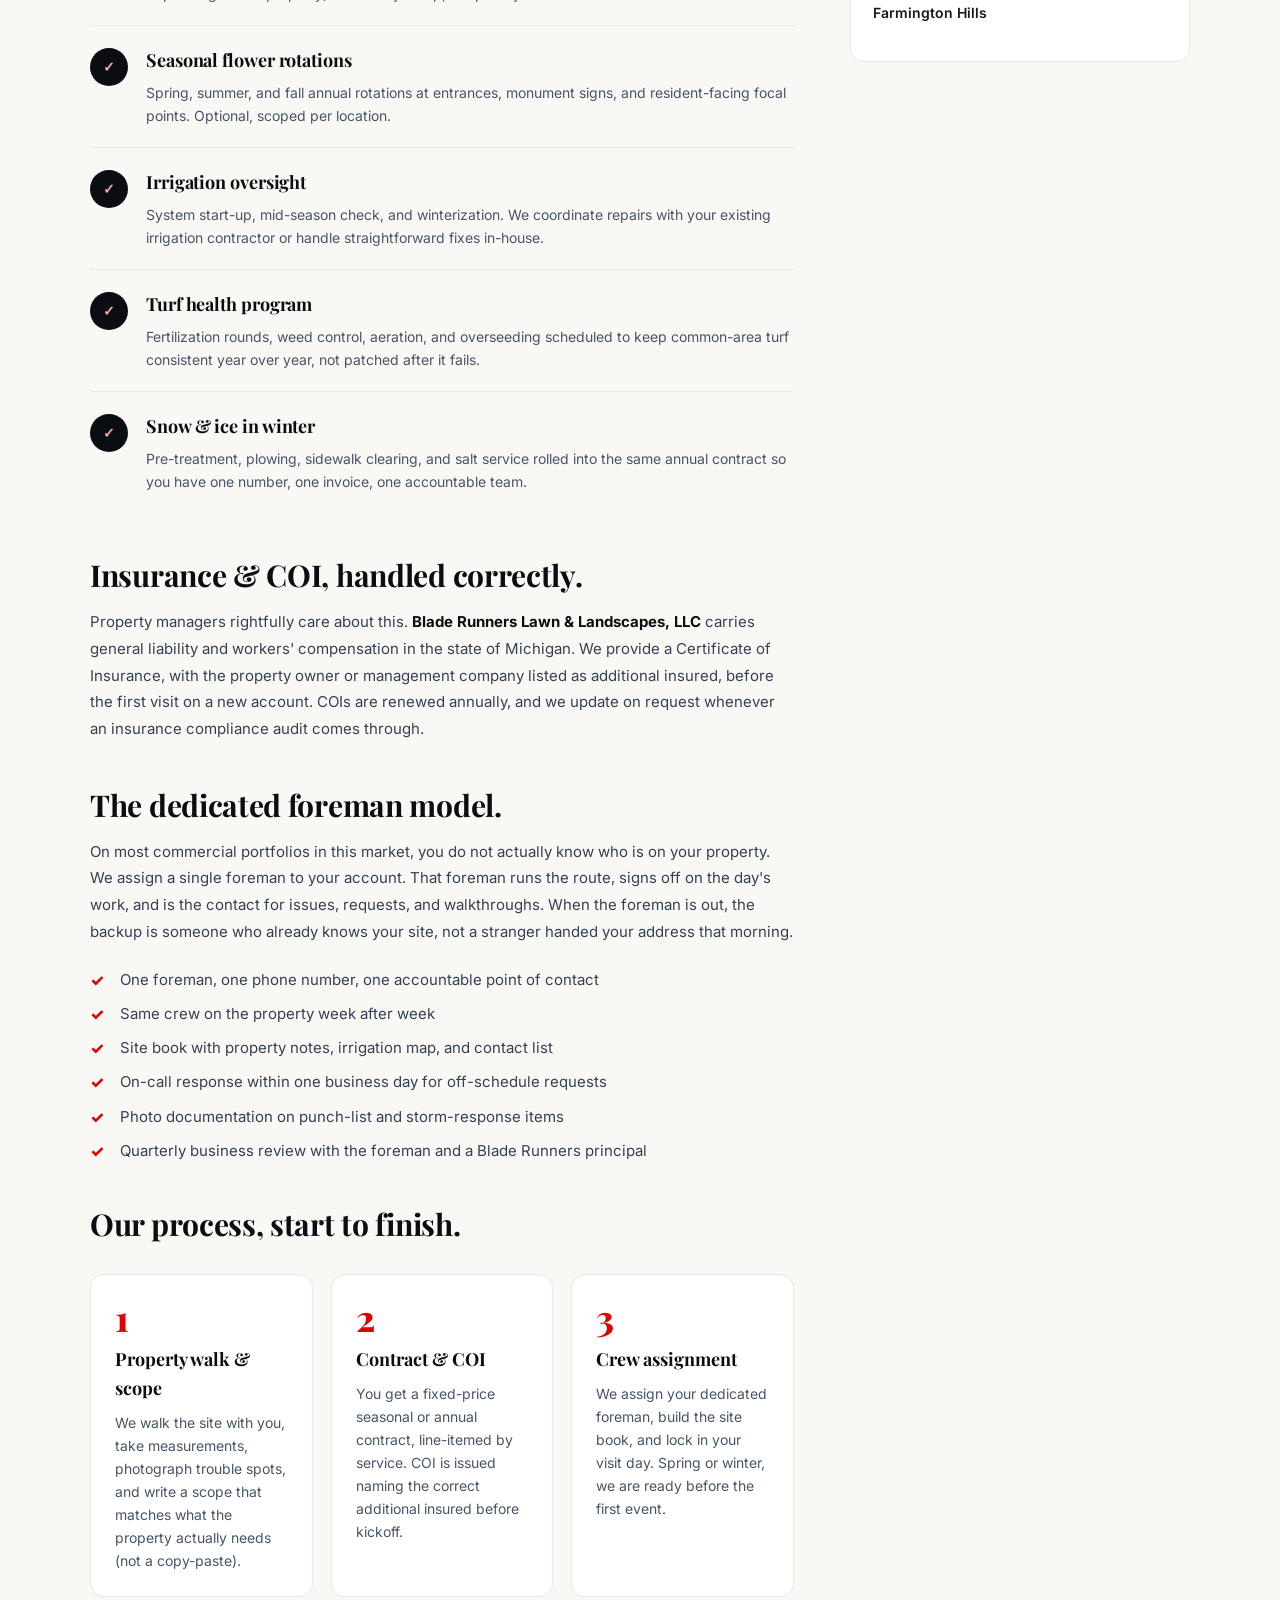
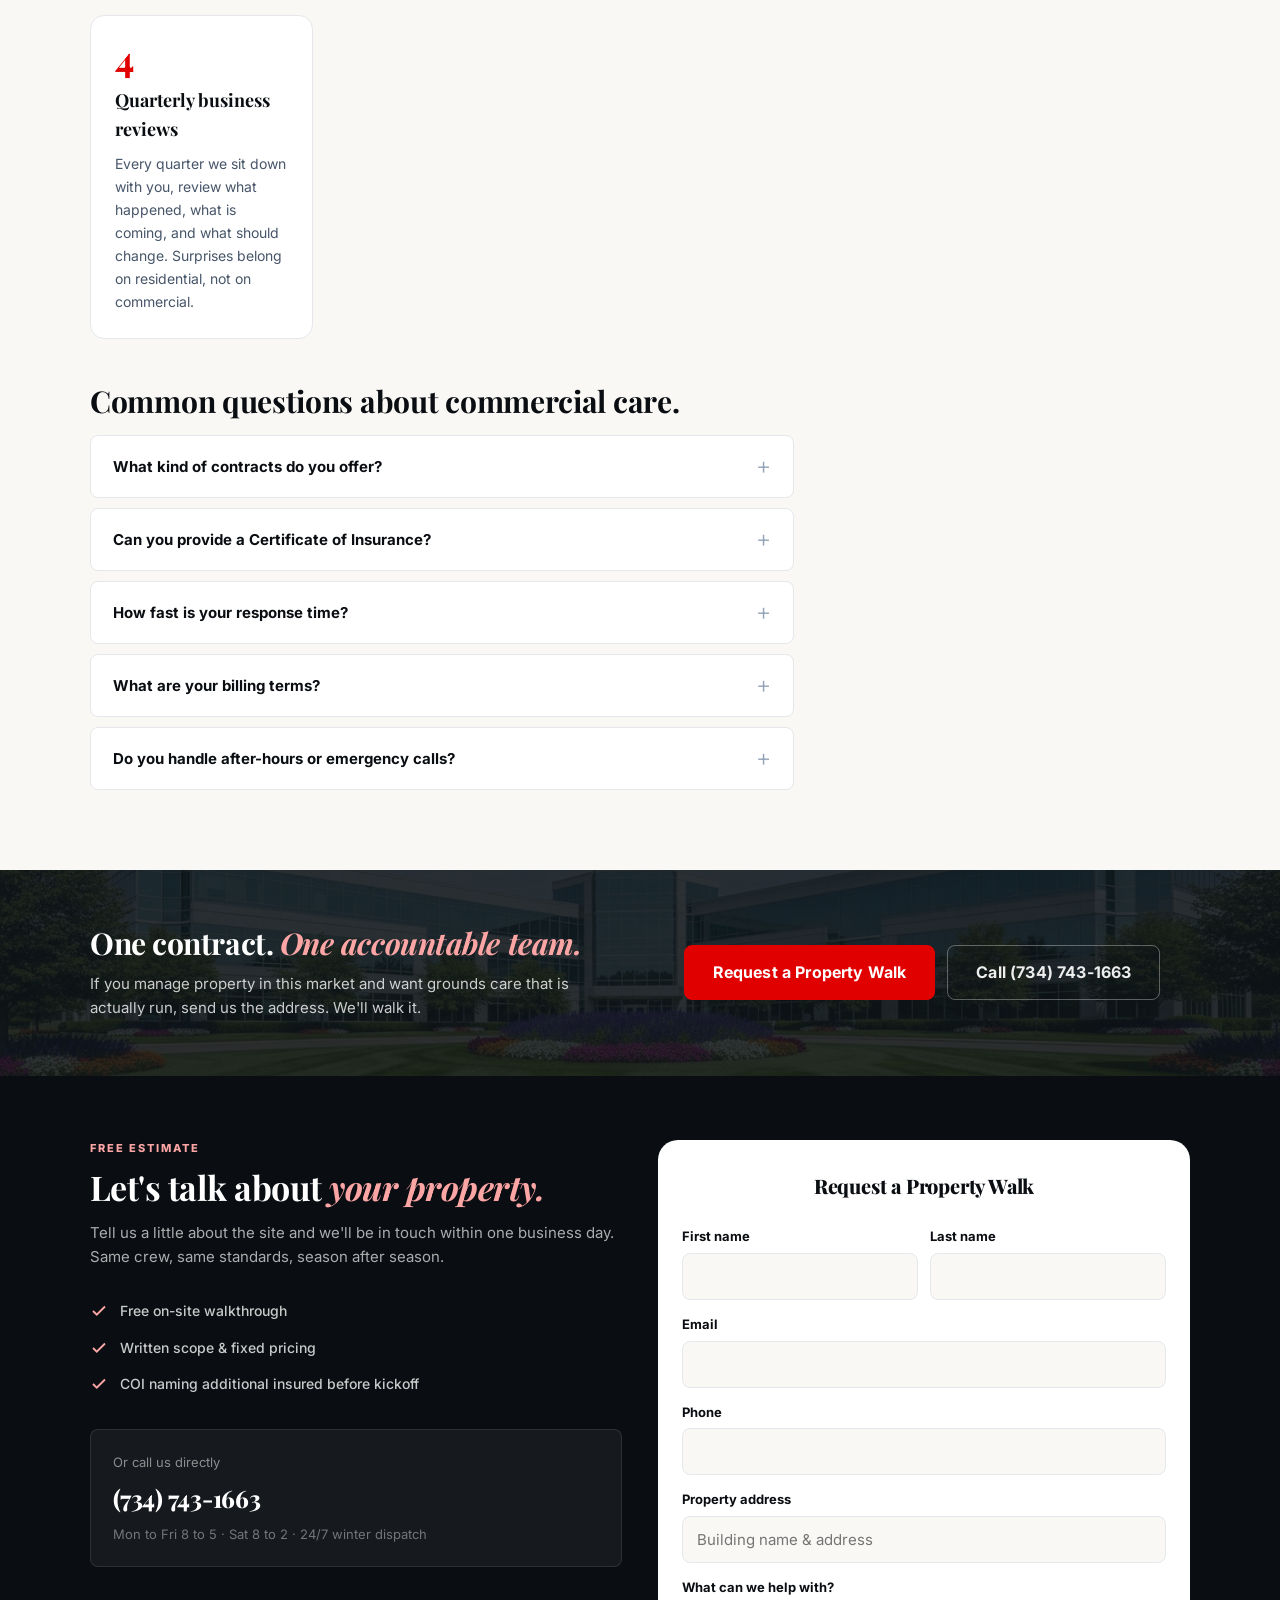
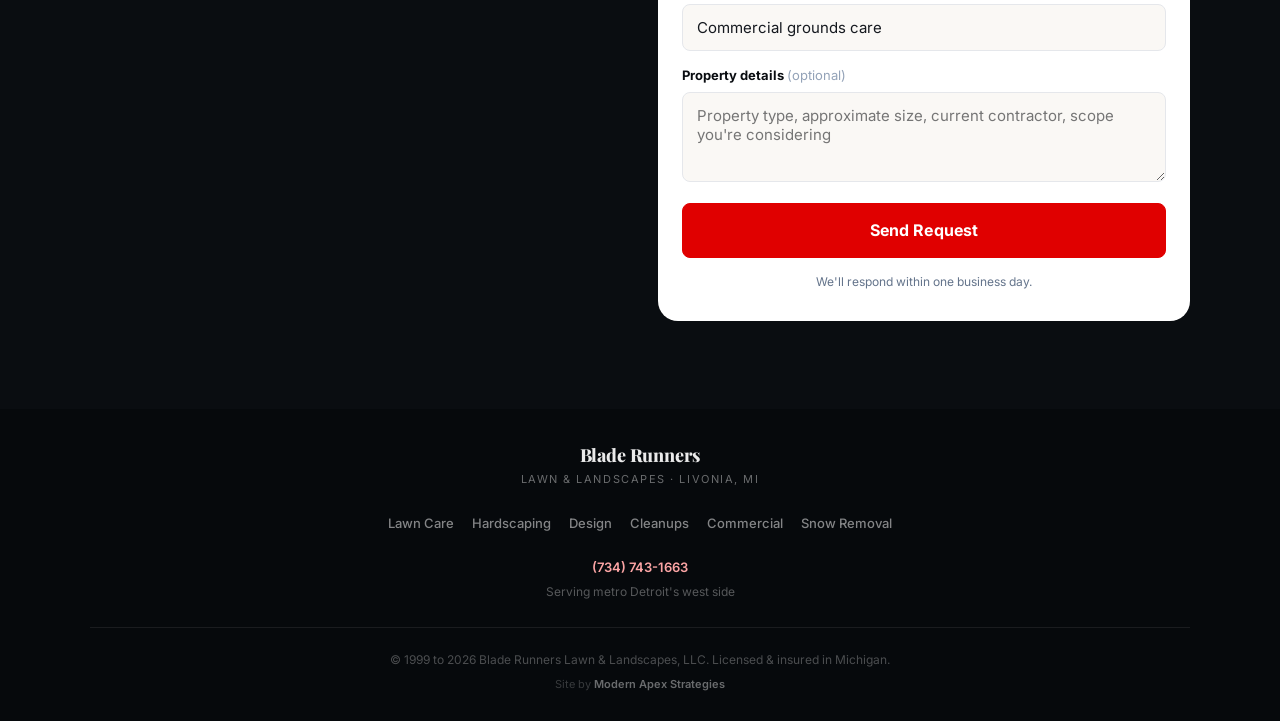
<file: commercial-lawn-maintenance/index.html>
<!DOCTYPE html>
<html lang="en">
<head>
  <meta charset="UTF-8">
  <meta name="viewport" content="width=device-width, initial-scale=1.0">
  <title>Commercial Lawn Care Livonia MI | Office Parks, Retail, HOA | Blade Runners</title>
  <meta name="description" content="Commercial grounds care for office parks, retail, medical, multifamily &amp; HOAs across Livonia, Novi, Northville &amp; Farmington Hills. COI on file. Call (734) 743-1663.">
  <meta name="keywords" content="commercial lawn care livonia mi, commercial landscaping novi, hoa lawn maintenance michigan, office park grounds care, retail center landscaping, medical building lawn service, commercial property maintenance metro detroit">
  <meta name="robots" content="index, follow">
  <link rel="canonical" href="https://bladerunnerslandscapes.com/commercial-lawn-maintenance/">

  <meta property="og:site_name" content="Blade Runners Lawn &amp; Landscapes">
  <meta property="og:title" content="Commercial Grounds Care for Metro Detroit's West Side | Blade Runners">
  <meta property="og:description" content="Office parks, retail, medical, multifamily, and HOA grounds care with seasonal contracts, COI on file, and a dedicated foreman on every property.">
  <meta property="og:type" content="website">
  <meta property="og:url" content="https://bladerunnerslandscapes.com/commercial-lawn-maintenance/">
  <meta property="og:image" content="https://bladerunnerslandscapes.com/assets/images/svc-commercial-lawn.jpg">
  <meta property="og:image:width" content="1200">
  <meta property="og:image:height" content="630">
  <meta property="og:locale" content="en_US">
  <meta name="twitter:card" content="summary_large_image">
  <meta name="twitter:title" content="Commercial Lawn Care Livonia MI | Blade Runners">
  <meta name="twitter:description" content="Contracted grounds care for commercial properties across western Wayne and southern Oakland counties.">
  <meta name="twitter:image" content="https://bladerunnerslandscapes.com/assets/images/svc-commercial-lawn.jpg">

  <link rel="icon" type="image/png" href="../assets/images/br-logo-original.png">
  <link rel="apple-touch-icon" href="../assets/images/br-logo-original.png">

  <script type="application/ld+json">
  {
    "@context": "https://schema.org",
    "@type": "Service",
    "serviceType": "Commercial Grounds Care",
    "name": "Commercial Grounds Care",
    "description": "Contracted commercial grounds maintenance for office parks, retail centers, medical buildings, multifamily properties, HOA common areas, and light industrial sites across metro Detroit's west side.",
    "url": "https://bladerunnerslandscapes.com/commercial-lawn-maintenance/",
    "image": "https://bladerunnerslandscapes.com/assets/images/svc-commercial-lawn.jpg",
    "provider": {
      "@type": "LandscapingBusiness",
      "name": "Blade Runners Lawn & Landscapes, LLC",
      "url": "https://bladerunnerslandscapes.com",
      "telephone": "+17347431663",
      "address": {
        "@type": "PostalAddress",
        "streetAddress": "19523 Merriman Rd",
        "addressLocality": "Livonia",
        "addressRegion": "MI",
        "postalCode": "48152",
        "addressCountry": "US"
      },
      "aggregateRating": {"@type":"AggregateRating","ratingValue":"4.2","reviewCount":"31","bestRating":"5"}
    },
    "areaServed": [
      {"@type":"City","name":"Livonia"},
      {"@type":"City","name":"Novi"},
      {"@type":"City","name":"Northville"},
      {"@type":"City","name":"Plymouth"},
      {"@type":"City","name":"Farmington Hills"},
      {"@type":"City","name":"Westland"},
      {"@type":"City","name":"Redford"},
      {"@type":"City","name":"Canton"},
      {"@type":"City","name":"South Lyon"}
    ],
    "audience": {"@type":"BusinessAudience","name":"Commercial property managers and owners"}
  }
  </script>

  <script type="application/ld+json">
  {
    "@context": "https://schema.org",
    "@type": "BreadcrumbList",
    "itemListElement": [
      {"@type":"ListItem","position":1,"name":"Home","item":"https://bladerunnerslandscapes.com/"},
      {"@type":"ListItem","position":2,"name":"Services","item":"https://bladerunnerslandscapes.com/#services"},
      {"@type":"ListItem","position":3,"name":"Commercial Grounds Care","item":"https://bladerunnerslandscapes.com/commercial-lawn-maintenance/"}
    ]
  }
  </script>

  <script type="application/ld+json">
  {
    "@context": "https://schema.org",
    "@type": "FAQPage",
    "mainEntity": [
      {"@type":"Question","name":"What kind of contracts do you offer for commercial properties?","acceptedAnswer":{"@type":"Answer","text":"We write seasonal grounds care contracts (typically full-year, with summer mowing and winter snow folded into one scope) and standalone summer-only or winter-only agreements when that fits the property. Pricing is fixed monthly so it is easy to budget. Multi-year agreements are available with rate locks."}},
      {"@type":"Question","name":"Can you provide a Certificate of Insurance?","acceptedAnswer":{"@type":"Answer","text":"Yes. We carry general liability and workers' compensation in the state of Michigan, and we provide Certificates of Insurance with the property manager or owner named as additional insured before the first visit. We update COIs annually and on request."}},
      {"@type":"Question","name":"How fast is your response on commercial properties?","acceptedAnswer":{"@type":"Answer","text":"Mowing properties are on a fixed weekly route during the season. For storm response, on-call requests, or punch-list items, we typically respond within one business day. Snow events on commercial sites are pre-treated and monitored in real time, with priority lots cleared before business hours."}},
      {"@type":"Question","name":"What are your billing terms?","acceptedAnswer":{"@type":"Answer","text":"Standard commercial billing is monthly, net 30, on a fixed seasonal contract amount. Larger portfolios can be invoiced on a custom schedule. We accept ACH, check, and credit card. Detailed invoices are itemized so accounting can route them cleanly."}},
      {"@type":"Question","name":"Do you handle after-hours or emergency calls?","acceptedAnswer":{"@type":"Answer","text":"Yes, on contract. Active commercial accounts get a direct line to the foreman assigned to the property and a backup dispatch number for after-hours storm response and urgent issues (downed limbs, irrigation breaks, ice events). We confirm coverage scope before signing."}}
    ]
  }
  </script>

  <link rel="sitemap" type="application/xml" href="../sitemap.xml">

  <link rel="preconnect" href="https://fonts.googleapis.com">
  <link rel="preconnect" href="https://fonts.gstatic.com" crossorigin>
  <link href="https://fonts.googleapis.com/css2?family=Inter:wght@400;500;600;700;800;900&family=Playfair+Display:ital,wght@0,700;0,800;0,900;1,800&display=swap" rel="stylesheet">
  <link rel="stylesheet" href="../styles.css?v=20260624a">
</head>
<body>

  <!-- Sticky Mobile CTA -->
  <div class="sticky-cta" id="stickyCta">
    <a href="tel:+17347431663" class="sticky-cta__call">
      <svg width="18" height="18" viewBox="0 0 24 24" fill="none" stroke="currentColor" stroke-width="2.5"><path d="M22 16.92v3a2 2 0 01-2.18 2 19.79 19.79 0 01-8.63-3.07 19.5 19.5 0 01-6-6 19.79 19.79 0 01-3.07-8.67A2 2 0 014.11 2h3a2 2 0 012 1.72c.127.96.361 1.903.7 2.81a2 2 0 01-.45 2.11L8.09 9.91a16 16 0 006 6l1.27-1.27a2 2 0 012.11-.45c.907.339 1.85.573 2.81.7A2 2 0 0122 16.92z"/></svg>
      Call Now
    </a>
    <a href="#contact" class="sticky-cta__quote">Free Estimate</a>
  </div>

  <!-- Header -->
  <header class="header" id="header">
    <div class="container">
      <div class="header__inner">
        <a href="../" class="header__brand"><img src="../assets/images/br-logo.png" alt="Blade Runners Lawn &amp; Landscapes" class="header__logo"></a>
        <nav class="header__nav" id="desktopNav">
          <a href="../#services">Services</a>
          <a href="../about/">About</a>
          <a href="../#work">Our Work</a>
          <a href="../#reviews">Reviews</a>
          <a href="../#areas">Areas</a>
          <a href="../#faq">FAQ</a>
        </nav>
        <div class="header__actions">
          <a href="tel:+17347431663" class="header__phone">
            <svg width="15" height="15" viewBox="0 0 24 24" fill="none" stroke="currentColor" stroke-width="2.5"><path d="M22 16.92v3a2 2 0 01-2.18 2 19.79 19.79 0 01-8.63-3.07 19.5 19.5 0 01-6-6 19.79 19.79 0 01-3.07-8.67A2 2 0 014.11 2h3a2 2 0 012 1.72c.127.96.361 1.903.7 2.81a2 2 0 01-.45 2.11L8.09 9.91a16 16 0 006 6l1.27-1.27a2 2 0 012.11-.45c.907.339 1.85.573 2.81.7A2 2 0 0122 16.92z"/></svg>
            <span>(734) 743-1663</span>
          </a>
          <a href="#contact" class="btn btn--primary btn--sm header__cta">Free Estimate</a>
          <button class="hamburger" id="hamburger" aria-label="Open menu"><span></span><span></span><span></span></button>
        </div>
      </div>
    </div>
  </header>
  <div class="mobile-menu" id="mobileMenu">
    <nav class="mobile-menu__nav">
      <a href="../#services">Services</a>
      <a href="../about/">About</a>
      <a href="../#work">Our Work</a>
      <a href="../#reviews">Reviews</a>
      <a href="../#areas">Areas</a>
      <a href="../#faq">FAQ</a>
      <a href="#contact" class="btn btn--primary btn--lg btn--full">Get Free Estimate</a>
    </nav>
  </div>

  <!-- Service Hero -->
  <section class="svc-hero" style="background-image:url('../assets/images/svc-commercial-lawn.jpg');">
    <div class="svc-hero__overlay"></div>
    <div class="container">
      <div class="svc-hero__content">
        <a href="../#services" class="svc-hero__back">&larr; All Services</a>
        <span class="svc-hero__eyebrow">Commercial Grounds</span>
        <h1 class="svc-hero__title">Commercial Grounds Care for <em>Metro Detroit's</em> west side.</h1>
        <p class="svc-hero__sub">Office parks, retail centers, medical buildings, multifamily, and HOA common areas. Contracted, insured, and run by a dedicated foreman who knows your property by sight.</p>
        <div class="svc-hero__ctas">
          <a href="#contact" class="btn btn--primary btn--lg">Request a Property Walk</a>
          <a href="tel:+17347431663" class="btn btn--outline-light btn--lg">Call (734) 743-1663</a>
        </div>
      </div>
    </div>
  </section>

  <!-- Service Content -->
  <section class="svc-content">
    <div class="container">
      <div class="svc-content__grid">
        <div class="svc-content__main">

          <h2>Commercial grounds, run like a <em>real</em> account.</h2>
          <p>The biggest complaint we hear from property managers is not about price. It is about communication. The crew that mowed last week was not the crew that mowed this week. The mulch refresh got skipped and nobody flagged it. The salt run after the storm went to the wrong door. We built our commercial program specifically to fix that pattern.</p>
          <p>Every commercial property at Blade Runners gets a <strong>dedicated foreman</strong>. The same person walks the site, signs off on the work, and is the one you call when you need something. We have been operating out of Livonia since <strong>1999</strong>, and our commercial route covers western Wayne County and southern Oakland County out of one shop.</p>

          <h2>Property types we serve.</h2>
          <div class="split">
            <div class="split__col">
              <h3>Built for routine maintenance</h3>
              <ul>
                <li>Office parks &amp; corporate campuses</li>
                <li>Retail centers &amp; strip plazas</li>
                <li>Medical buildings &amp; clinics</li>
                <li>Light industrial &amp; flex space</li>
              </ul>
            </div>
            <div class="split__col">
              <h3>Built for resident-facing care</h3>
              <ul>
                <li>Multifamily &amp; apartment communities</li>
                <li>HOA common areas &amp; entrances</li>
                <li>Condo associations</li>
                <li>Mixed-use &amp; main-street properties</li>
              </ul>
            </div>
          </div>

          <h2>What's included in a typical contract.</h2>
          <div class="svc-steps">
            <div class="svc-step"><div class="svc-step__num">&#10003;</div><div><h3>Weekly mowing &amp; line work</h3><p>Mowing, edging, and string trim work on a fixed weekly schedule from spring start-up through fall shutdown. Crisp lines along curbs, walks, and bed edges every visit.</p></div></div>
            <div class="svc-step"><div class="svc-step__num">&#10003;</div><div><h3>Bed maintenance &amp; mulch refresh</h3><p>Bed cleanup, weed pulls, edge cuts, and a fresh mulch install on contract (annual or biennial depending on the property). Beds stay sharp, not patchy.</p></div></div>
            <div class="svc-step"><div class="svc-step__num">&#10003;</div><div><h3>Seasonal flower rotations</h3><p>Spring, summer, and fall annual rotations at entrances, monument signs, and resident-facing focal points. Optional, scoped per location.</p></div></div>
            <div class="svc-step"><div class="svc-step__num">&#10003;</div><div><h3>Irrigation oversight</h3><p>System start-up, mid-season check, and winterization. We coordinate repairs with your existing irrigation contractor or handle straightforward fixes in-house.</p></div></div>
            <div class="svc-step"><div class="svc-step__num">&#10003;</div><div><h3>Turf health program</h3><p>Fertilization rounds, weed control, aeration, and overseeding scheduled to keep common-area turf consistent year over year, not patched after it fails.</p></div></div>
            <div class="svc-step"><div class="svc-step__num">&#10003;</div><div><h3>Snow &amp; ice in winter</h3><p>Pre-treatment, plowing, sidewalk clearing, and salt service rolled into the same annual contract so you have one number, one invoice, one accountable team.</p></div></div>
          </div>

          <h2>Insurance &amp; COI, handled correctly.</h2>
          <p>Property managers rightfully care about this. <strong>Blade Runners Lawn &amp; Landscapes, LLC</strong> carries general liability and workers' compensation in the state of Michigan. We provide a Certificate of Insurance, with the property owner or management company listed as additional insured, before the first visit on a new account. COIs are renewed annually, and we update on request whenever an insurance compliance audit comes through.</p>

          <h2>The dedicated foreman model.</h2>
          <p>On most commercial portfolios in this market, you do not actually know who is on your property. We assign a single foreman to your account. That foreman runs the route, signs off on the day's work, and is the contact for issues, requests, and walkthroughs. When the foreman is out, the backup is someone who already knows your site, not a stranger handed your address that morning.</p>
          <ul class="svc-checklist">
            <li>One foreman, one phone number, one accountable point of contact</li>
            <li>Same crew on the property week after week</li>
            <li>Site book with property notes, irrigation map, and contact list</li>
            <li>On-call response within one business day for off-schedule requests</li>
            <li>Photo documentation on punch-list and storm-response items</li>
            <li>Quarterly business review with the foreman and a Blade Runners principal</li>
          </ul>

          <h2>Our process, start to finish.</h2>
          <div class="process-grid">
            <div class="process-card"><span class="process-card__num">1</span><h3>Property walk &amp; scope</h3><p>We walk the site with you, take measurements, photograph trouble spots, and write a scope that matches what the property actually needs (not a copy-paste).</p></div>
            <div class="process-card"><span class="process-card__num">2</span><h3>Contract &amp; COI</h3><p>You get a fixed-price seasonal or annual contract, line-itemed by service. COI is issued naming the correct additional insured before kickoff.</p></div>
            <div class="process-card"><span class="process-card__num">3</span><h3>Crew assignment</h3><p>We assign your dedicated foreman, build the site book, and lock in your visit day. Spring or winter, we are ready before the first event.</p></div>
            <div class="process-card"><span class="process-card__num">4</span><h3>Quarterly business reviews</h3><p>Every quarter we sit down with you, review what happened, what is coming, and what should change. Surprises belong on residential, not on commercial.</p></div>
          </div>

          <h2>Common questions about commercial care.</h2>
          <div class="faq__list">
            <details class="faq__item">
              <summary>What kind of contracts do you offer?</summary>
              <p>Seasonal grounds care contracts (typically full-year, with summer mowing and winter snow folded into one scope) and standalone summer-only or winter-only agreements when that fits the property. Pricing is fixed monthly so it is easy to budget. Multi-year agreements with rate locks are available for portfolios.</p>
            </details>
            <details class="faq__item">
              <summary>Can you provide a Certificate of Insurance?</summary>
              <p>Yes. We carry general liability and workers' compensation in Michigan and provide a COI listing the property manager or owner as additional insured before the first visit. We update COIs annually and on request. If your compliance team uses a third-party verification service (MyCOI, ProcureRise, etc.), we are familiar with the workflow.</p>
            </details>
            <details class="faq__item">
              <summary>How fast is your response time?</summary>
              <p>Mowing is on a fixed weekly route. For storm response, on-call requests, or punch-list items, we typically respond within one business day. Snow events on commercial sites are pre-treated and monitored in real time, with priority lots cleared before business hours.</p>
            </details>
            <details class="faq__item">
              <summary>What are your billing terms?</summary>
              <p>Standard commercial billing is monthly, net 30, on a fixed seasonal contract amount. Larger portfolios can be invoiced on a custom schedule. We accept ACH, check, and credit card. Invoices are itemized so accounting can route them cleanly through your AP system.</p>
            </details>
            <details class="faq__item">
              <summary>Do you handle after-hours or emergency calls?</summary>
              <p>Yes, on contract. Active commercial accounts get a direct line to the foreman assigned to the property and a backup dispatch number for after-hours storm response, downed limbs, irrigation breaks, and ice events. We confirm coverage scope in writing before signing.</p>
            </details>
          </div>

        </div>

        <aside class="svc-content__sidebar">
          <div class="svc-sidebar-card svc-sidebar-card--cta">
            <h3>Property Walk</h3>
            <p>Send us the address and a contact. We'll walk the site and send a written scope within a week.</p>
            <a href="#contact" class="btn btn--primary btn--lg btn--full">Request Walk-Through</a>
            <a href="tel:+17347431663" class="svc-sidebar-phone">(734) 743-1663</a>
          </div>
          <div class="svc-sidebar-card">
            <h3>All Services</h3>
            <ul class="svc-sidebar-links">
              <li><a href="../lawn-maintenance/">Lawn Maintenance</a></li>
              <li><a href="../hardscaping/">Hardscaping</a></li>
              <li><a href="../landscape-design/">Landscape Design</a></li>
              <li><a href="../landscape-cleanup/">Property Cleanups</a></li>
              <li><a href="../commercial-lawn-maintenance/" class="is-current">Commercial Grounds</a></li>
              <li><a href="../snow-removal/">Snow &amp; Ice</a></li>
            </ul>
          </div>
          <div class="svc-sidebar-card">
            <h3>Service Area</h3>
            <ul class="svc-sidebar-links">
              <li><a href="../service-areas/livonia/">Livonia</a></li>
              <li><a href="../service-areas/novi/">Novi</a></li>
              <li><a href="../service-areas/northville/">Northville</a></li>
              <li><a href="../service-areas/plymouth/">Plymouth</a></li>
              <li><a href="../service-areas/farmington-hills/">Farmington Hills</a></li>
            </ul>
          </div>
        </aside>
      </div>
    </div>
  </section>

  <!-- CTA Banner -->
  <section class="cta-banner" style="background-image:url('../assets/images/svc-commercial-lawn.jpg')">
    <div class="container">
      <div class="cta-banner__inner">
        <div>
          <h2>One contract. <em>One accountable team.</em></h2>
          <p>If you manage property in this market and want grounds care that is actually run, send us the address. We'll walk it.</p>
        </div>
        <div class="cta-banner__actions">
          <a href="#contact" class="btn btn--primary btn--lg">Request a Property Walk</a>
          <a href="tel:+17347431663" class="btn btn--outline-light btn--lg">Call (734) 743-1663</a>
        </div>
      </div>
    </div>
  </section>

  <!-- Contact -->
  <section class="contact" id="contact">
    <div class="container">
      <div class="contact__wrapper">
        <div class="contact__text">
          <span class="eyebrow eyebrow--light section-title--left" style="text-align:left">Free estimate</span>
          <h2 class="contact__title">Let's talk about <em>your property.</em></h2>
          <p class="contact__sub">Tell us a little about the site and we'll be in touch within one business day. Same crew, same standards, season after season.</p>
          <div class="contact__perks">
            <div class="contact__perk"><svg width="18" height="18" viewBox="0 0 24 24" fill="none" stroke="currentColor" stroke-width="2.5"><path d="M20 6L9 17l-5-5"/></svg>Free on-site walkthrough</div>
            <div class="contact__perk"><svg width="18" height="18" viewBox="0 0 24 24" fill="none" stroke="currentColor" stroke-width="2.5"><path d="M20 6L9 17l-5-5"/></svg>Written scope &amp; fixed pricing</div>
            <div class="contact__perk"><svg width="18" height="18" viewBox="0 0 24 24" fill="none" stroke="currentColor" stroke-width="2.5"><path d="M20 6L9 17l-5-5"/></svg>COI naming additional insured before kickoff</div>
          </div>
          <div class="contact__direct">
            <p>Or call us directly</p>
            <a href="tel:+17347431663" class="contact__phone">(734) 743-1663</a>
            <p class="contact__hours">Mon to Fri 8 to 5 &middot; Sat 8 to 2 &middot; 24/7 winter dispatch</p>
          </div>
        </div>

        <form class="contact__form" action="https://formspree.io/f/your-form-id" method="POST">
          <h3 class="contact__form-title">Request a Property Walk</h3>
          <input type="hidden" name="service_page" value="Commercial Grounds Care">
          <div class="form-row">
            <div class="form-group"><label for="firstName">First name</label><input type="text" id="firstName" name="first_name" required></div>
            <div class="form-group"><label for="lastName">Last name</label><input type="text" id="lastName" name="last_name" required></div>
          </div>
          <div class="form-group"><label for="email">Email</label><input type="email" id="email" name="email" required></div>
          <div class="form-group"><label for="phone">Phone</label><input type="tel" id="phone" name="phone" required></div>
          <div class="form-group"><label for="address">Property address</label><input type="text" id="address" name="address" placeholder="Building name &amp; address" required></div>
          <div class="form-group">
            <label for="service">What can we help with?</label>
            <select id="service" name="service" required>
              <option value="">Select a service</option>
              <option>Lawn maintenance</option>
              <option>Landscape design</option>
              <option>Hardscaping (patio, walls, fire pit)</option>
              <option>Sod installation</option>
              <option>Spring or fall cleanup</option>
              <option selected>Commercial grounds care</option>
              <option>Snow &amp; ice management</option>
              <option>Tree services</option>
              <option>Multiple / not sure</option>
            </select>
          </div>
          <div class="form-group"><label for="details">Property details <span class="optional">(optional)</span></label><textarea id="details" name="details" placeholder="Property type, approximate size, current contractor, scope you're considering"></textarea></div>
          <button type="submit" class="btn btn--primary btn--lg btn--full">Send Request</button>
          <p class="form-note">We'll respond within one business day.</p>
        </form>
      </div>
    </div>
  </section>

  <!-- Footer -->
  <footer class="footer">
    <div class="container">
      <div class="footer__top">
        <div>
          <span class="footer__name">Blade Runners</span>
          <span class="footer__sub">Lawn &amp; Landscapes &middot; Livonia, MI</span>
        </div>
        <nav class="footer__links">
          <a href="../lawn-maintenance/">Lawn Care</a>
          <a href="../hardscaping/">Hardscaping</a>
          <a href="../landscape-design/">Design</a>
          <a href="../landscape-cleanup/">Cleanups</a>
          <a href="../commercial-lawn-maintenance/">Commercial</a>
          <a href="../snow-removal/">Snow Removal</a>
        </nav>
        <div class="footer__contact">
          <a href="tel:+17347431663">(734) 743-1663</a>
          <span>Serving metro Detroit's west side</span>
        </div>
      </div>
      <div class="footer__bottom">
        <p>&copy; 1999 to 2026 Blade Runners Lawn &amp; Landscapes, LLC. Licensed &amp; insured in Michigan.</p>
        <p class="footer__credit">Site by <a href="https://modernapexstrategies.com" target="_blank" rel="noopener">Modern Apex Strategies</a></p>
      </div>
    </div>
  </footer>

  <script src="../assets/js/site.js?v=20260624a" defer></script>
</body>
</html>
</file>
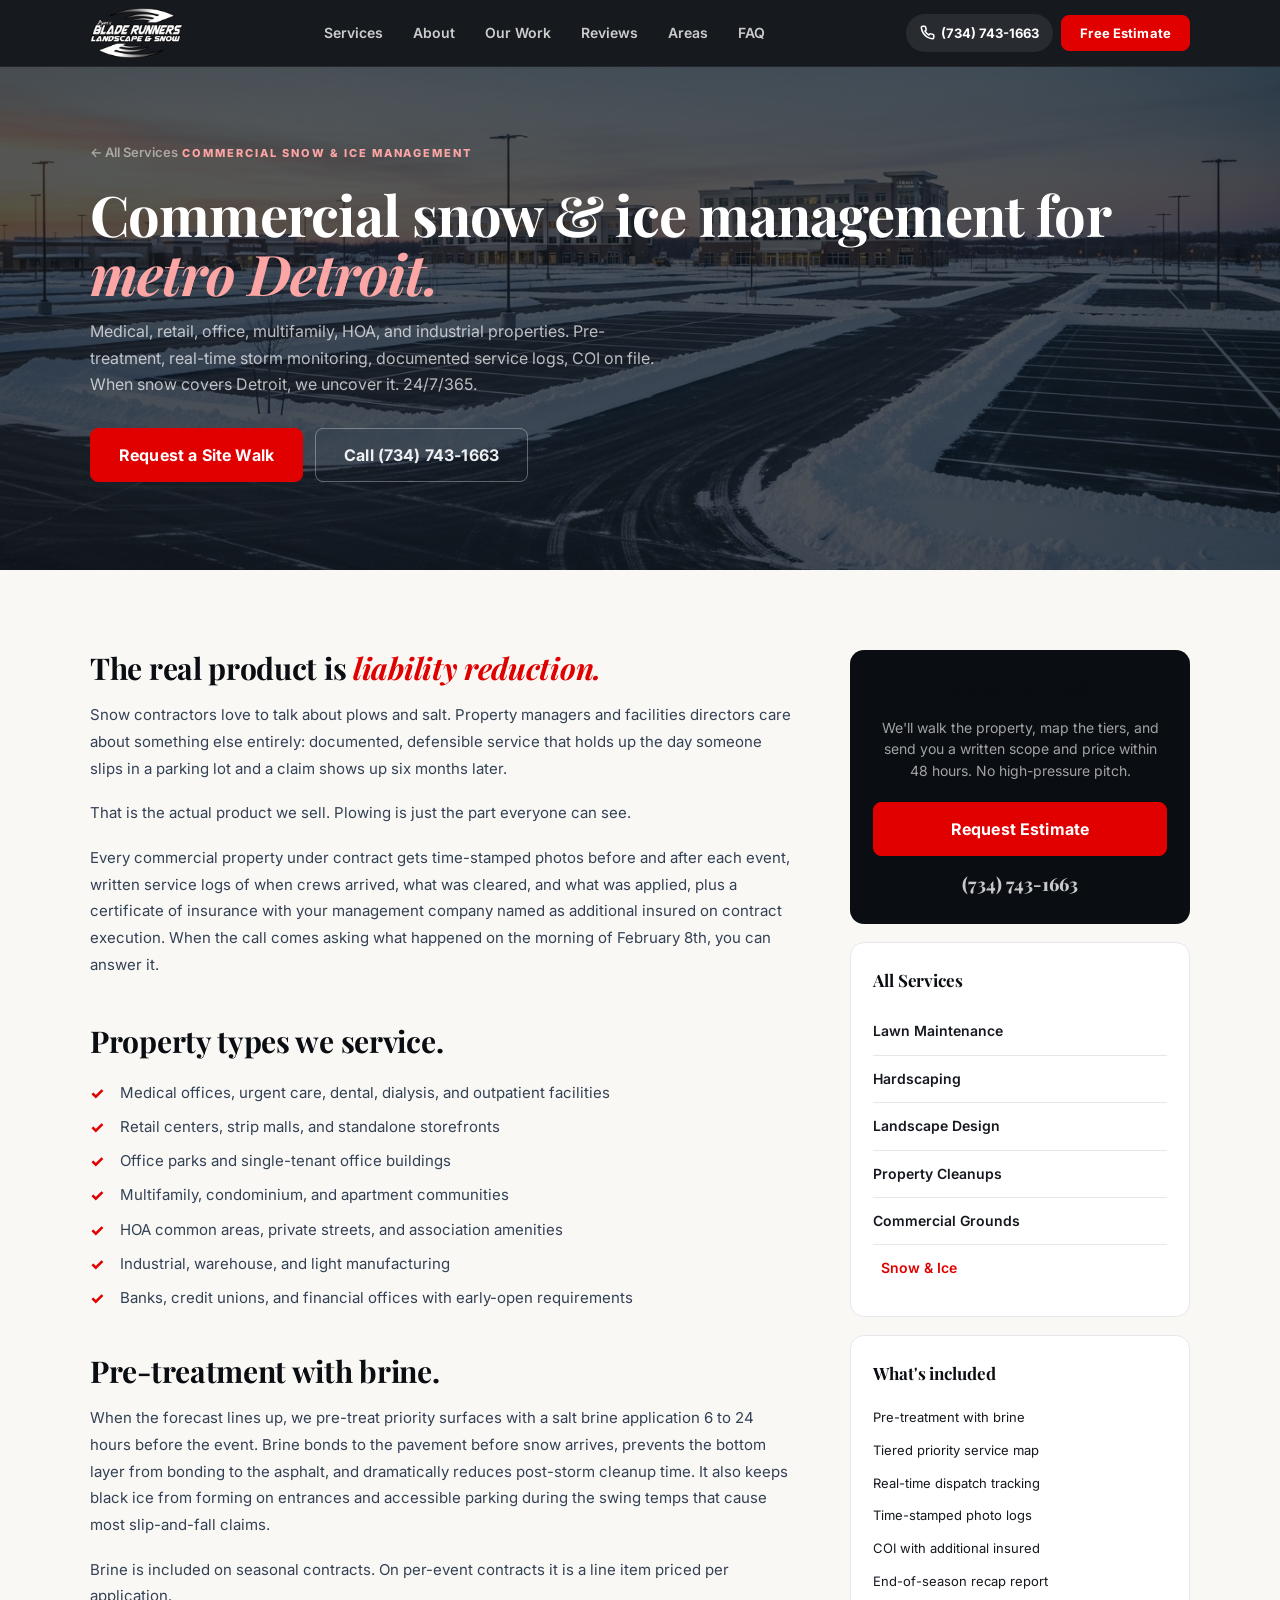
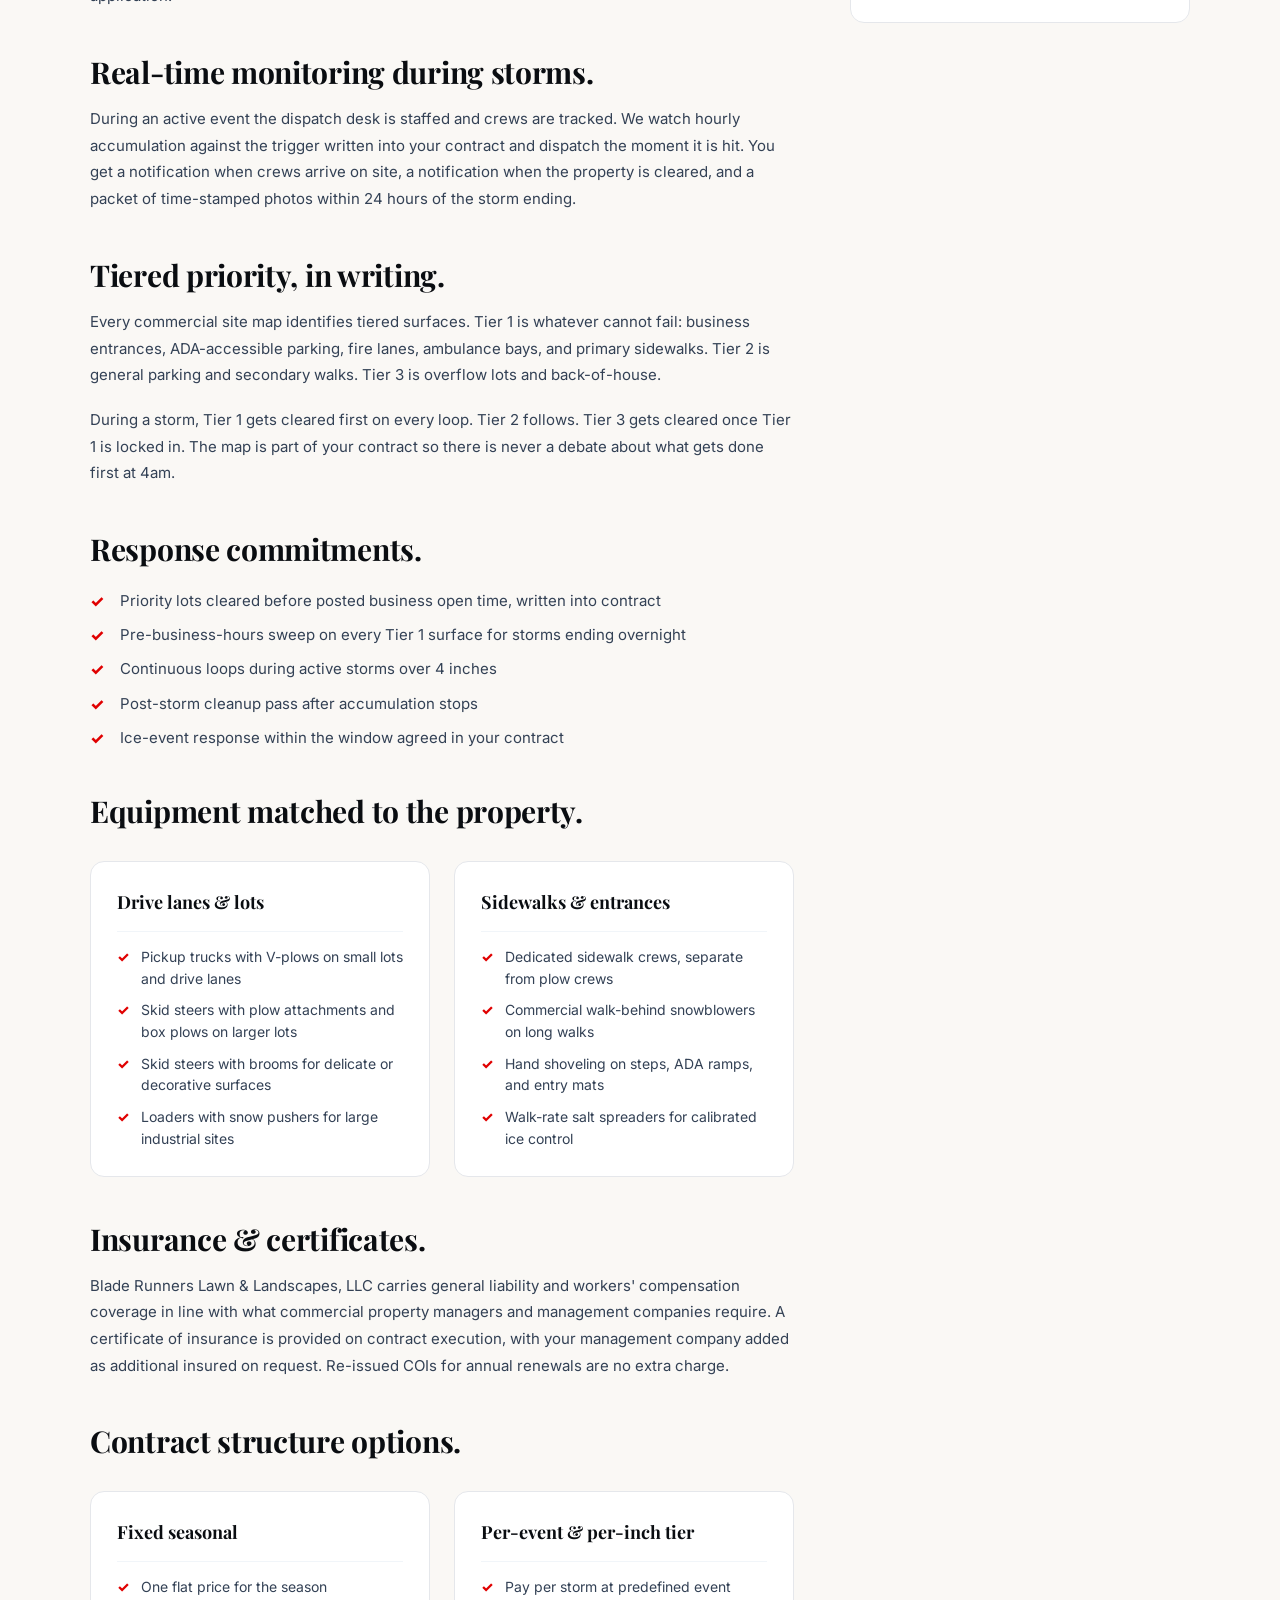
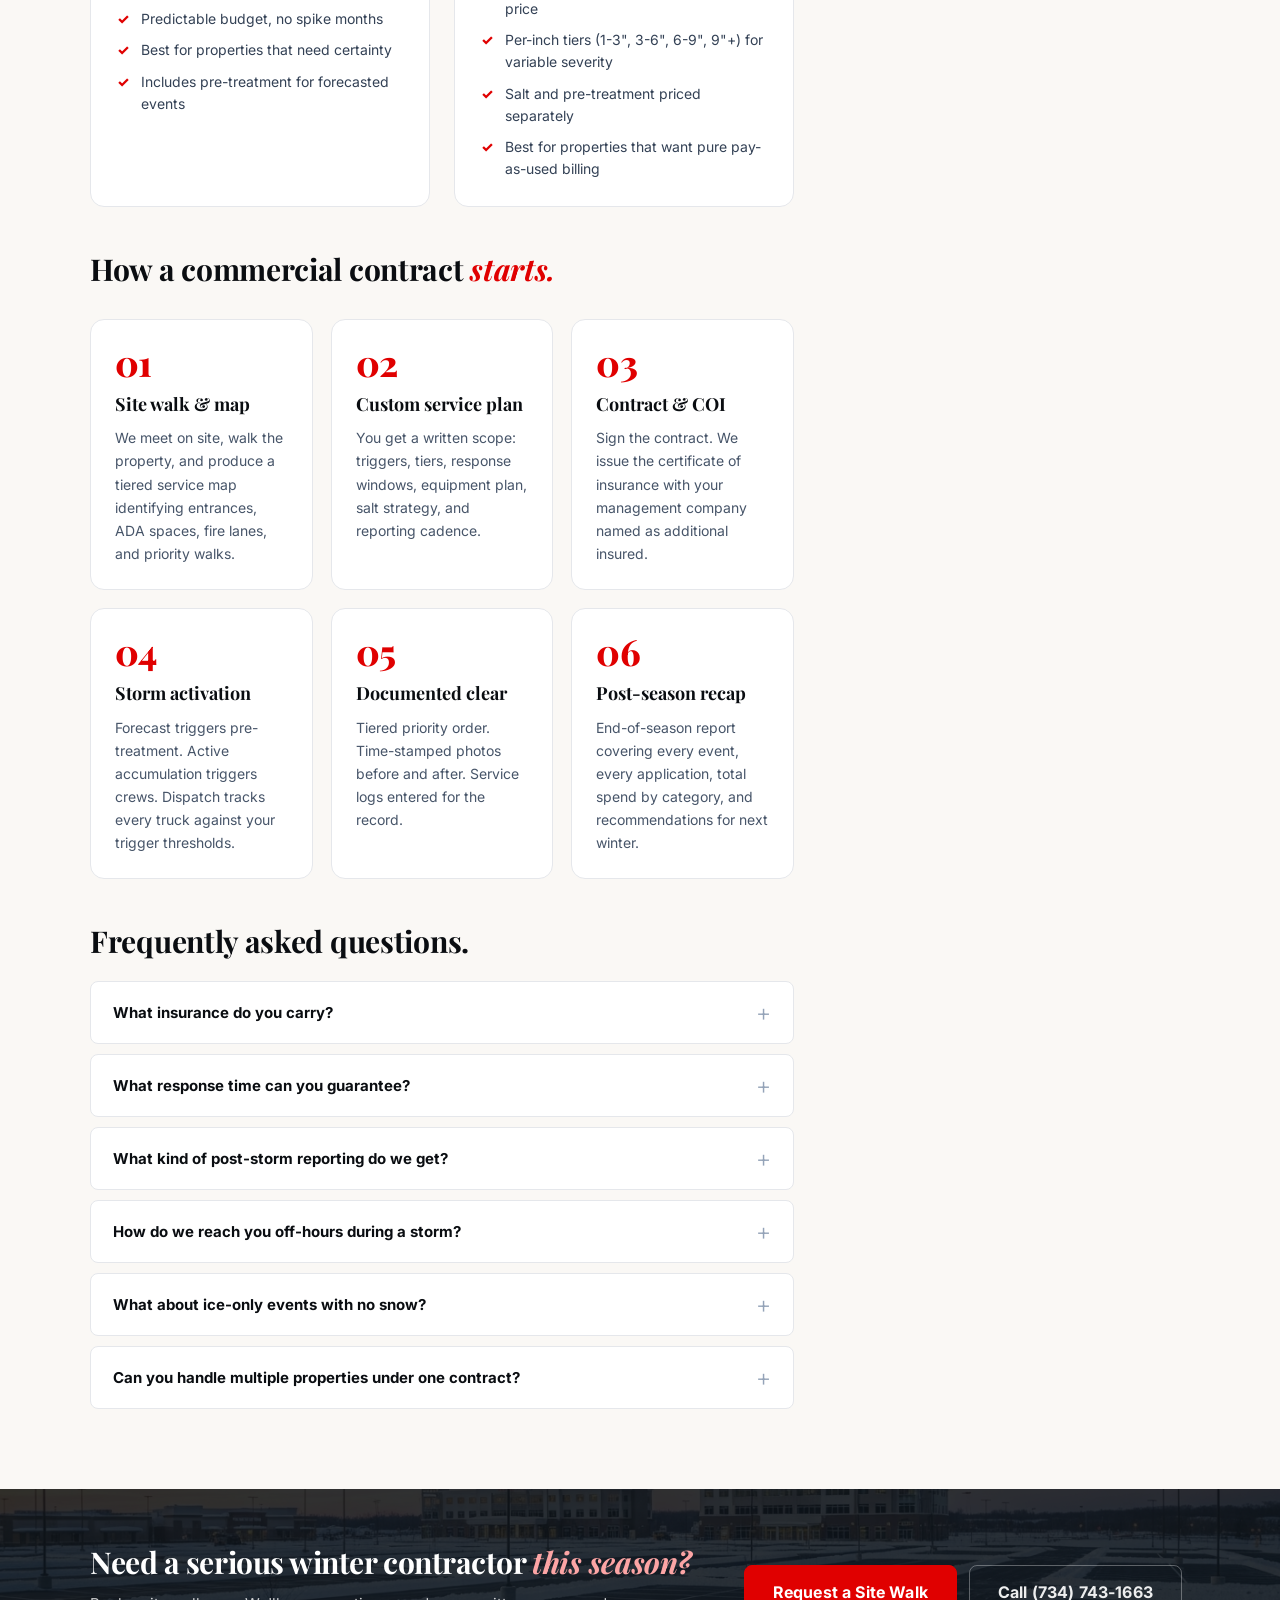
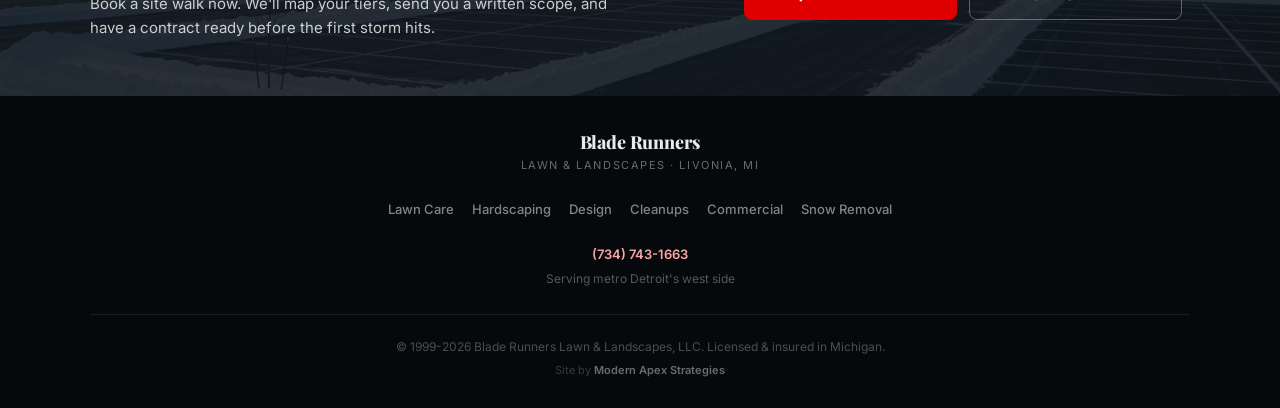
<file: commercial-snow-removal/index.html>
<!DOCTYPE html>
<html lang="en">
<head>
  <meta charset="UTF-8">
  <meta name="viewport" content="width=device-width, initial-scale=1.0">
  <title>Commercial Snow Removal Livonia MI | Office, Retail, Medical | Blade Runners</title>
  <meta name="description" content="Commercial snow &amp; ice management for metro Detroit. Medical, retail, office parks, multifamily, HOAs. Pre-treatment, COI on file, documented service logs. (734) 743-1663.">
  <meta name="keywords" content="commercial snow removal livonia, commercial snow plowing michigan, parking lot snow removal, retail snow service, medical office snow removal, hoa snow contracts, blade runners commercial snow">
  <meta name="robots" content="index, follow">
  <link rel="canonical" href="https://bladerunnerslandscapes.com/commercial-snow-removal/">

  <meta property="og:site_name" content="Blade Runners Lawn &amp; Landscapes">
  <meta property="og:title" content="Commercial Snow &amp; Ice Management for Metro Detroit | Blade Runners">
  <meta property="og:description" content="Liability-grade snow &amp; ice management for medical, retail, office, multifamily &amp; HOA properties. Documented service logs, COI on file, 24/7 storm response.">
  <meta property="og:type" content="website">
  <meta property="og:url" content="https://bladerunnerslandscapes.com/commercial-snow-removal/">
  <meta property="og:image" content="https://bladerunnerslandscapes.com/assets/images/svc-commercial-snow.jpg">
  <meta property="og:locale" content="en_US">
  <meta name="twitter:card" content="summary_large_image">
  <meta name="twitter:title" content="Commercial Snow &amp; Ice Management Metro Detroit | Blade Runners">
  <meta name="twitter:description" content="Liability-grade snow &amp; ice management. Documented logs, COI on file, 24/7 response.">
  <meta name="twitter:image" content="https://bladerunnerslandscapes.com/assets/images/svc-commercial-snow.jpg">

  <link rel="icon" type="image/png" href="../assets/images/br-logo-original.png">
  <link rel="apple-touch-icon" href="../assets/images/br-logo-original.png">

  <script type="application/ld+json">
  {
    "@context": "https://schema.org",
    "@type": "Service",
    "serviceType": "Snow and Ice Management",
    "name": "Commercial Snow & Ice Management",
    "description": "Commercial snow and ice management for medical, retail, office, multifamily, HOA, and industrial properties across metro Detroit's west side. Pre-treatment, real-time storm monitoring, documented service logs, and certificate of insurance on contract execution.",
    "url": "https://bladerunnerslandscapes.com/commercial-snow-removal/",
    "areaServed": ["Livonia, MI","Novi, MI","Northville, MI","Plymouth, MI","Farmington Hills, MI","Westland, MI","Redford, MI","Canton, MI","South Lyon, MI"],
    "provider": {
      "@type": "LocalBusiness",
      "name": "Blade Runners Lawn & Landscapes, LLC",
      "telephone": "+17347431663",
      "url": "https://bladerunnerslandscapes.com",
      "image": "https://bladerunnerslandscapes.com/assets/images/og-image.jpg",
      "address": {
        "@type": "PostalAddress",
        "streetAddress": "19523 Merriman Rd",
        "addressLocality": "Livonia",
        "addressRegion": "MI",
        "postalCode": "48152",
        "addressCountry": "US"
      },
      "aggregateRating": {"@type":"AggregateRating","ratingValue":"4.2","reviewCount":"31","bestRating":"5"}
    }
  }
  </script>

  <script type="application/ld+json">
  {
    "@context": "https://schema.org",
    "@type": "BreadcrumbList",
    "itemListElement": [
      {"@type":"ListItem","position":1,"name":"Home","item":"https://bladerunnerslandscapes.com/"},
      {"@type":"ListItem","position":2,"name":"Services","item":"https://bladerunnerslandscapes.com/#services"},
      {"@type":"ListItem","position":3,"name":"Commercial Snow &amp; Ice Management","item":"https://bladerunnerslandscapes.com/commercial-snow-removal/"}
    ]
  }
  </script>

  <link rel="preconnect" href="https://fonts.googleapis.com">
  <link rel="preconnect" href="https://fonts.gstatic.com" crossorigin>
  <link href="https://fonts.googleapis.com/css2?family=Inter:wght@400;500;600;700;800;900&family=Playfair+Display:ital,wght@0,700;0,800;0,900;1,800&display=swap" rel="stylesheet">
  <link rel="stylesheet" href="../styles.css?v=20260624a">
</head>
<body>

  <!-- Sticky Mobile CTA -->
  <div class="sticky-cta" id="stickyCta">
    <a href="tel:+17347431663" class="sticky-cta__call">
      <svg width="18" height="18" viewBox="0 0 24 24" fill="none" stroke="currentColor" stroke-width="2.5"><path d="M22 16.92v3a2 2 0 01-2.18 2 19.79 19.79 0 01-8.63-3.07 19.5 19.5 0 01-6-6 19.79 19.79 0 01-3.07-8.67A2 2 0 014.11 2h3a2 2 0 012 1.72c.127.96.361 1.903.7 2.81a2 2 0 01-.45 2.11L8.09 9.91a16 16 0 006 6l1.27-1.27a2 2 0 012.11-.45c.907.339 1.85.573 2.81.7A2 2 0 0122 16.92z"/></svg>
      Call Now
    </a>
    <a href="../#contact" class="sticky-cta__quote">Free Estimate</a>
  </div>

  <!-- Header -->
  <header class="header" id="header">
    <div class="container">
      <div class="header__inner">
        <a href="../" class="header__brand"><img src="../assets/images/br-logo.png" alt="Blade Runners Lawn &amp; Landscapes" class="header__logo"></a>
        <nav class="header__nav" id="desktopNav">
          <a href="../#services">Services</a>
          <a href="../about/">About</a>
          <a href="../#work">Our Work</a>
          <a href="../#reviews">Reviews</a>
          <a href="../#areas">Areas</a>
          <a href="../#faq">FAQ</a>
        </nav>
        <div class="header__actions">
          <a href="tel:+17347431663" class="header__phone">
            <svg width="15" height="15" viewBox="0 0 24 24" fill="none" stroke="currentColor" stroke-width="2.5"><path d="M22 16.92v3a2 2 0 01-2.18 2 19.79 19.79 0 01-8.63-3.07 19.5 19.5 0 01-6-6 19.79 19.79 0 01-3.07-8.67A2 2 0 014.11 2h3a2 2 0 012 1.72c.127.96.361 1.903.7 2.81a2 2 0 01-.45 2.11L8.09 9.91a16 16 0 006 6l1.27-1.27a2 2 0 012.11-.45c.907.339 1.85.573 2.81.7A2 2 0 0122 16.92z"/></svg>
            <span>(734) 743-1663</span>
          </a>
          <a href="../#contact" class="btn btn--primary btn--sm header__cta">Free Estimate</a>
          <button class="hamburger" id="hamburger" aria-label="Open menu"><span></span><span></span><span></span></button>
        </div>
      </div>
    </div>
  </header>
  <div class="mobile-menu" id="mobileMenu">
    <nav class="mobile-menu__nav">
      <a href="../#services">Services</a>
      <a href="../about/">About</a>
      <a href="../#work">Our Work</a>
      <a href="../#reviews">Reviews</a>
      <a href="../#areas">Areas</a>
      <a href="../#faq">FAQ</a>
      <a href="../#contact" class="btn btn--primary btn--lg btn--full">Get Free Estimate</a>
    </nav>
  </div>

  <!-- Service Hero -->
  <section class="svc-hero" style="background-image:url('../assets/images/svc-commercial-snow.jpg');">
    <div class="svc-hero__overlay"></div>
    <div class="container">
      <div class="svc-hero__content">
        <a href="../#services" class="svc-hero__back">&larr; All Services</a>
        <span class="svc-hero__eyebrow">Commercial Snow &amp; Ice Management</span>
        <h1 class="svc-hero__title">Commercial snow &amp; ice management for <em>metro Detroit.</em></h1>
        <p class="svc-hero__sub">Medical, retail, office, multifamily, HOA, and industrial properties. Pre-treatment, real-time storm monitoring, documented service logs, COI on file. When snow covers Detroit, we uncover it. 24/7/365.</p>
        <div class="svc-hero__ctas">
          <a href="../#contact" class="btn btn--primary btn--lg">Request a Site Walk</a>
          <a href="tel:+17347431663" class="btn btn--outline-light btn--lg">Call (734) 743-1663</a>
        </div>
      </div>
    </div>
  </section>

  <!-- Service Content -->
  <section class="svc-content">
    <div class="container">
      <div class="svc-content__grid">
        <div class="svc-content__main">

          <h2>The real product is <em>liability reduction.</em></h2>
          <p>Snow contractors love to talk about plows and salt. Property managers and facilities directors care about something else entirely: documented, defensible service that holds up the day someone slips in a parking lot and a claim shows up six months later.</p>
          <p>That is the actual product we sell. Plowing is just the part everyone can see.</p>
          <p>Every commercial property under contract gets time-stamped photos before and after each event, written service logs of when crews arrived, what was cleared, and what was applied, plus a certificate of insurance with your management company named as additional insured on contract execution. When the call comes asking what happened on the morning of February 8th, you can answer it.</p>

          <h2>Property types we service.</h2>
          <ul class="svc-checklist">
            <li>Medical offices, urgent care, dental, dialysis, and outpatient facilities</li>
            <li>Retail centers, strip malls, and standalone storefronts</li>
            <li>Office parks and single-tenant office buildings</li>
            <li>Multifamily, condominium, and apartment communities</li>
            <li>HOA common areas, private streets, and association amenities</li>
            <li>Industrial, warehouse, and light manufacturing</li>
            <li>Banks, credit unions, and financial offices with early-open requirements</li>
          </ul>

          <h2>Pre-treatment with brine.</h2>
          <p>When the forecast lines up, we pre-treat priority surfaces with a salt brine application 6 to 24 hours before the event. Brine bonds to the pavement before snow arrives, prevents the bottom layer from bonding to the asphalt, and dramatically reduces post-storm cleanup time. It also keeps black ice from forming on entrances and accessible parking during the swing temps that cause most slip-and-fall claims.</p>
          <p>Brine is included on seasonal contracts. On per-event contracts it is a line item priced per application.</p>

          <h2>Real-time monitoring during storms.</h2>
          <p>During an active event the dispatch desk is staffed and crews are tracked. We watch hourly accumulation against the trigger written into your contract and dispatch the moment it is hit. You get a notification when crews arrive on site, a notification when the property is cleared, and a packet of time-stamped photos within 24 hours of the storm ending.</p>

          <h2>Tiered priority, in writing.</h2>
          <p>Every commercial site map identifies tiered surfaces. Tier 1 is whatever cannot fail: business entrances, ADA-accessible parking, fire lanes, ambulance bays, and primary sidewalks. Tier 2 is general parking and secondary walks. Tier 3 is overflow lots and back-of-house.</p>
          <p>During a storm, Tier 1 gets cleared first on every loop. Tier 2 follows. Tier 3 gets cleared once Tier 1 is locked in. The map is part of your contract so there is never a debate about what gets done first at 4am.</p>

          <h2>Response commitments.</h2>
          <ul class="svc-checklist">
            <li>Priority lots cleared before posted business open time, written into contract</li>
            <li>Pre-business-hours sweep on every Tier 1 surface for storms ending overnight</li>
            <li>Continuous loops during active storms over 4 inches</li>
            <li>Post-storm cleanup pass after accumulation stops</li>
            <li>Ice-event response within the window agreed in your contract</li>
          </ul>

          <h2>Equipment matched to the property.</h2>
          <div class="split">
            <div class="split__col">
              <h3>Drive lanes &amp; lots</h3>
              <ul>
                <li>Pickup trucks with V-plows on small lots and drive lanes</li>
                <li>Skid steers with plow attachments and box plows on larger lots</li>
                <li>Skid steers with brooms for delicate or decorative surfaces</li>
                <li>Loaders with snow pushers for large industrial sites</li>
              </ul>
            </div>
            <div class="split__col">
              <h3>Sidewalks &amp; entrances</h3>
              <ul>
                <li>Dedicated sidewalk crews, separate from plow crews</li>
                <li>Commercial walk-behind snowblowers on long walks</li>
                <li>Hand shoveling on steps, ADA ramps, and entry mats</li>
                <li>Walk-rate salt spreaders for calibrated ice control</li>
              </ul>
            </div>
          </div>
          <h2>Insurance &amp; certificates.</h2>
          <p>Blade Runners Lawn &amp; Landscapes, LLC carries general liability and workers' compensation coverage in line with what commercial property managers and management companies require. A certificate of insurance is provided on contract execution, with your management company added as additional insured on request. Re-issued COIs for annual renewals are no extra charge.</p>

          <h2>Contract structure options.</h2>
          <div class="split">
            <div class="split__col">
              <h3>Fixed seasonal</h3>
              <ul>
                <li>One flat price for the season</li>
                <li>Predictable budget, no spike months</li>
                <li>Best for properties that need certainty</li>
                <li>Includes pre-treatment for forecasted events</li>
              </ul>
            </div>
            <div class="split__col">
              <h3>Per-event &amp; per-inch tier</h3>
              <ul>
                <li>Pay per storm at predefined event price</li>
                <li>Per-inch tiers (1-3", 3-6", 6-9", 9"+) for variable severity</li>
                <li>Salt and pre-treatment priced separately</li>
                <li>Best for properties that want pure pay-as-used billing</li>
              </ul>
            </div>
          </div>

          <h2>How a commercial contract <em>starts.</em></h2>
          <div class="process-grid">
            <div class="process-card"><span class="process-card__num">01</span><h3>Site walk &amp; map</h3><p>We meet on site, walk the property, and produce a tiered service map identifying entrances, ADA spaces, fire lanes, and priority walks.</p></div>
            <div class="process-card"><span class="process-card__num">02</span><h3>Custom service plan</h3><p>You get a written scope: triggers, tiers, response windows, equipment plan, salt strategy, and reporting cadence.</p></div>
            <div class="process-card"><span class="process-card__num">03</span><h3>Contract &amp; COI</h3><p>Sign the contract. We issue the certificate of insurance with your management company named as additional insured.</p></div>
            <div class="process-card"><span class="process-card__num">04</span><h3>Storm activation</h3><p>Forecast triggers pre-treatment. Active accumulation triggers crews. Dispatch tracks every truck against your trigger thresholds.</p></div>
            <div class="process-card"><span class="process-card__num">05</span><h3>Documented clear</h3><p>Tiered priority order. Time-stamped photos before and after. Service logs entered for the record.</p></div>
            <div class="process-card"><span class="process-card__num">06</span><h3>Post-season recap</h3><p>End-of-season report covering every event, every application, total spend by category, and recommendations for next winter.</p></div>
          </div>

          <h2>Frequently asked questions.</h2>
          <div class="faq__list" style="margin-top:22px">
            <details class="faq__item">
              <summary>What insurance do you carry?</summary>
              <p>General liability and workers' compensation, in coverage amounts that meet the standard requirements of commercial property managers and REITs in metro Detroit. We can match additional insured language and waiver of subrogation on request. COI is provided on contract execution and at renewal at no extra charge.</p>
            </details>
            <details class="faq__item">
              <summary>What response time can you guarantee?</summary>
              <p>Response commitments are written into your contract and tied to your tier. Tier 1 surfaces (entrances, ADA, fire lanes) are cleared before your posted opening time on overnight storms. For continuous-accumulation storms over 4 inches, we run continuous loops so Tier 1 stays open while the storm is still happening.</p>
            </details>
            <details class="faq__item">
              <summary>What kind of post-storm reporting do we get?</summary>
              <p>Within 24 hours of every storm ending you receive a packet that includes start and end timestamps, accumulation total, services performed by tier, salt and brine application records, and time-stamped before/after photos for the property. This is the documentation that protects your owner during a slip-and-fall claim.</p>
            </details>
            <details class="faq__item">
              <summary>How do we reach you off-hours during a storm?</summary>
              <p>Every commercial contract gets a direct dispatch number that is staffed 24/7 from November 1 through April 15. You also get an account manager with a cell number for non-emergency questions. We do not route commercial clients through a general voicemail.</p>
            </details>
            <details class="faq__item">
              <summary>What about ice-only events with no snow?</summary>
              <p>Freezing rain, refreeze, and black ice events trigger salt and brine applications without a plow run. These are handled the same way as snow events: tiered priority, documented application records, time-stamped photos. On seasonal contracts, ice-only response is included. On per-event contracts, ice applications are priced as a line item.</p>
            </details>
            <details class="faq__item">
              <summary>Can you handle multiple properties under one contract?</summary>
              <p>Yes. Property managers running multiple sites in the Livonia, Novi, Northville, Plymouth, Farmington Hills, Westland, Canton, Redford, and South Lyon footprint can run them on a single master contract with site-specific scopes. One invoice, one COI, one account manager.</p>
            </details>
          </div>

        </div>

        <aside class="svc-content__sidebar">
          <div class="svc-sidebar-card svc-sidebar-card--cta">
            <h3>Request a site walk</h3>
            <p>We'll walk the property, map the tiers, and send you a written scope and price within 48 hours. No high-pressure pitch.</p>
            <a href="../#contact" class="btn btn--primary btn--lg btn--full">Request Estimate</a>
            <a href="tel:+17347431663" class="svc-sidebar-phone">(734) 743-1663</a>
          </div>
          <div class="svc-sidebar-card">
            <h3>All Services</h3>
            <ul class="svc-sidebar-links">
              <li><a href="../lawn-maintenance/">Lawn Maintenance</a></li>
              <li><a href="../hardscaping/">Hardscaping</a></li>
              <li><a href="../landscape-design/">Landscape Design</a></li>
              <li><a href="../landscape-cleanup/">Property Cleanups</a></li>
              <li><a href="../commercial-lawn-maintenance/">Commercial Grounds</a></li>
              <li><a href="../snow-removal/" class="is-current">Snow &amp; Ice</a></li>
            </ul>
          </div>
          <div class="svc-sidebar-card">
            <h3>What's included</h3>
            <ul class="svc-sidebar-links" style="font-size:13px">
              <li style="border:none;padding:6px 0">Pre-treatment with brine</li>
              <li style="border:none;padding:6px 0">Tiered priority service map</li>
              <li style="border:none;padding:6px 0">Real-time dispatch tracking</li>
              <li style="border:none;padding:6px 0">Time-stamped photo logs</li>
              <li style="border:none;padding:6px 0">COI with additional insured</li>
              <li style="border:none;padding:6px 0">End-of-season recap report</li>
            </ul>
          </div>
        </aside>
      </div>
    </div>
  </section>

  <!-- CTA Banner -->
  <section class="cta-banner" style="background-image:url('../assets/images/svc-commercial-snow.jpg')">
    <div class="container">
      <div class="cta-banner__inner">
        <div>
          <h2>Need a serious winter contractor <em>this season?</em></h2>
          <p>Book a site walk now. We'll map your tiers, send you a written scope, and have a contract ready before the first storm hits.</p>
        </div>
        <div class="cta-banner__actions">
          <a href="../#contact" class="btn btn--primary btn--lg">Request a Site Walk</a>
          <a href="tel:+17347431663" class="btn btn--outline-light btn--lg">Call (734) 743-1663</a>
        </div>
      </div>
    </div>
  </section>

  <!-- Footer -->
  <footer class="footer">
    <div class="container">
      <div class="footer__top">
        <div>
          <span class="footer__name">Blade Runners</span>
          <span class="footer__sub">Lawn &amp; Landscapes &middot; Livonia, MI</span>
        </div>
        <nav class="footer__links">
          <a href="../lawn-maintenance/">Lawn Care</a>
          <a href="../hardscaping/">Hardscaping</a>
          <a href="../landscape-design/">Design</a>
          <a href="../landscape-cleanup/">Cleanups</a>
          <a href="../commercial-lawn-maintenance/">Commercial</a>
          <a href="../snow-removal/">Snow Removal</a>
        </nav>
        <div class="footer__contact">
          <a href="tel:+17347431663">(734) 743-1663</a>
          <span>Serving metro Detroit's west side</span>
        </div>
      </div>
      <div class="footer__bottom">
        <p>&copy; 1999-2026 Blade Runners Lawn &amp; Landscapes, LLC. Licensed &amp; insured in Michigan.</p>
        <p class="footer__credit">Site by <a href="https://modernapexstrategies.com" target="_blank" rel="noopener">Modern Apex Strategies</a></p>
      </div>
    </div>
  </footer>

  <script src="../assets/js/site.js?v=20260624a" defer></script>
</body>
</html>
</file>
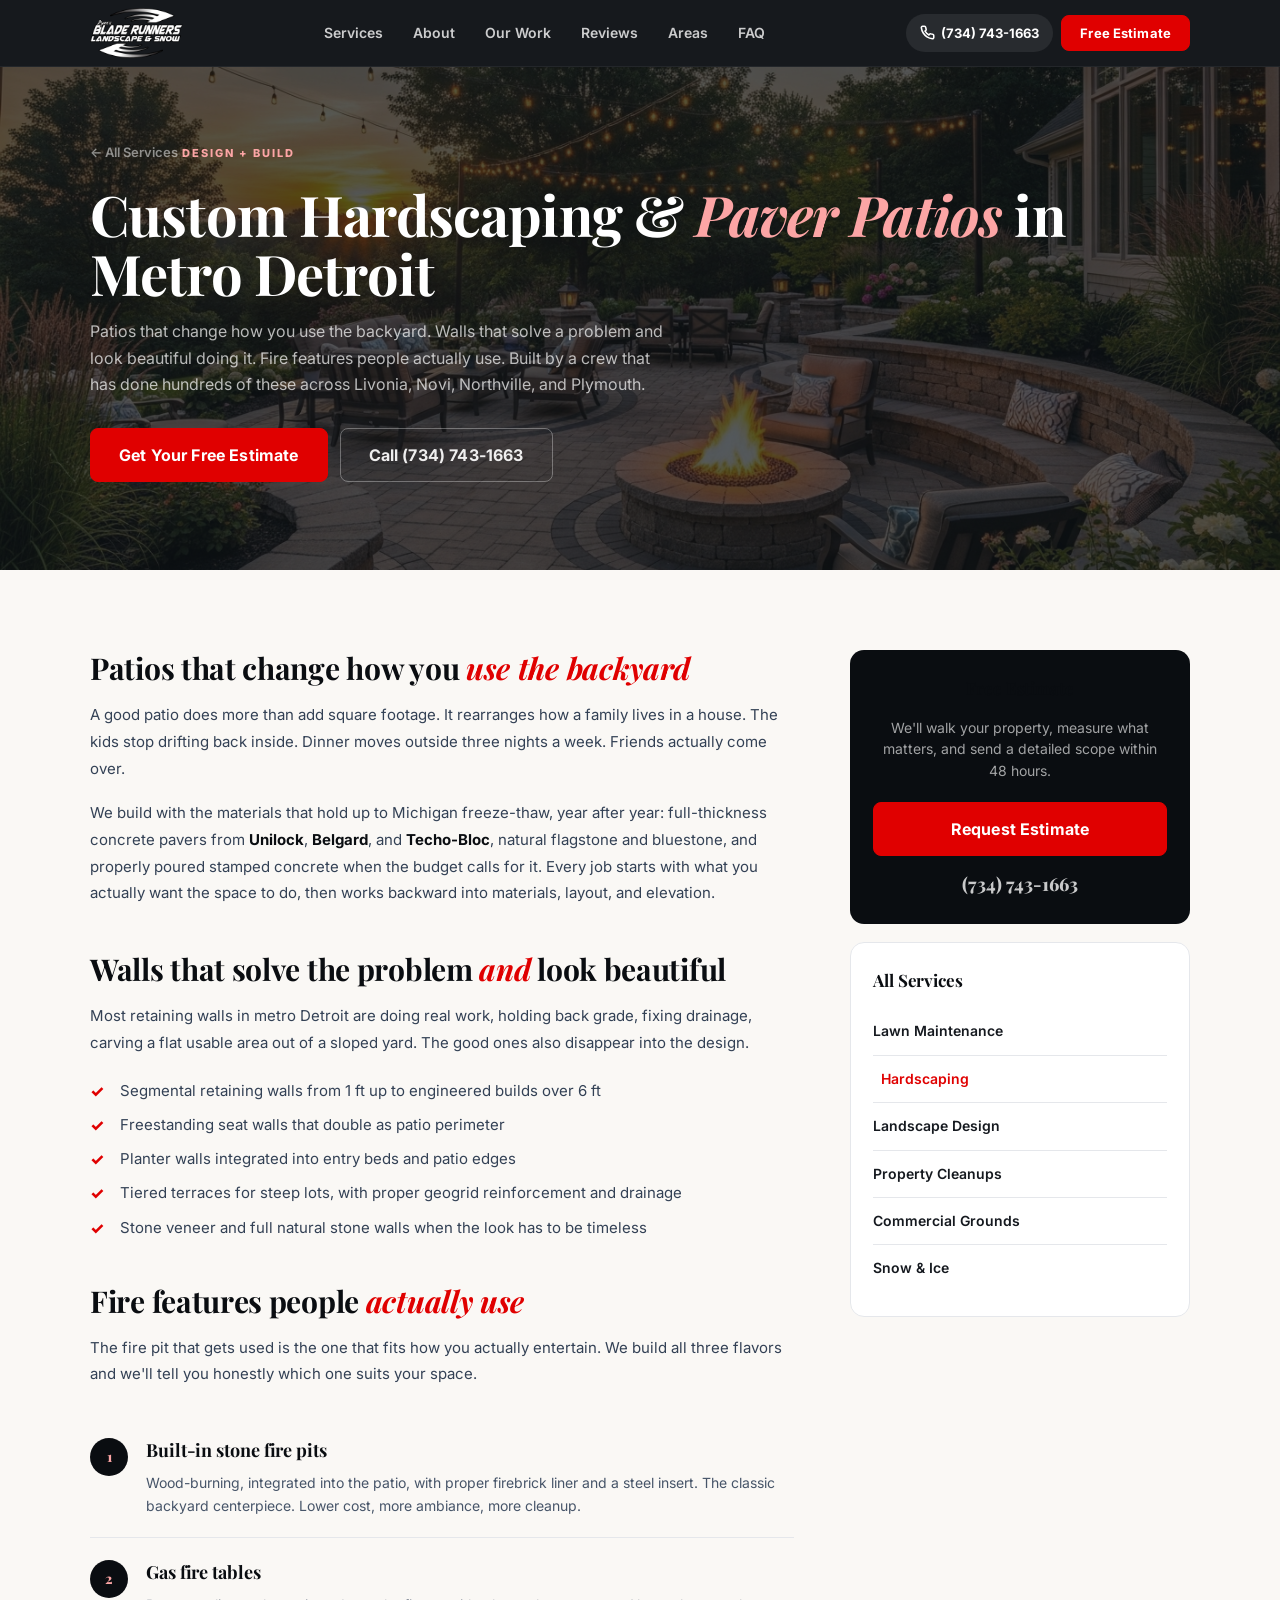
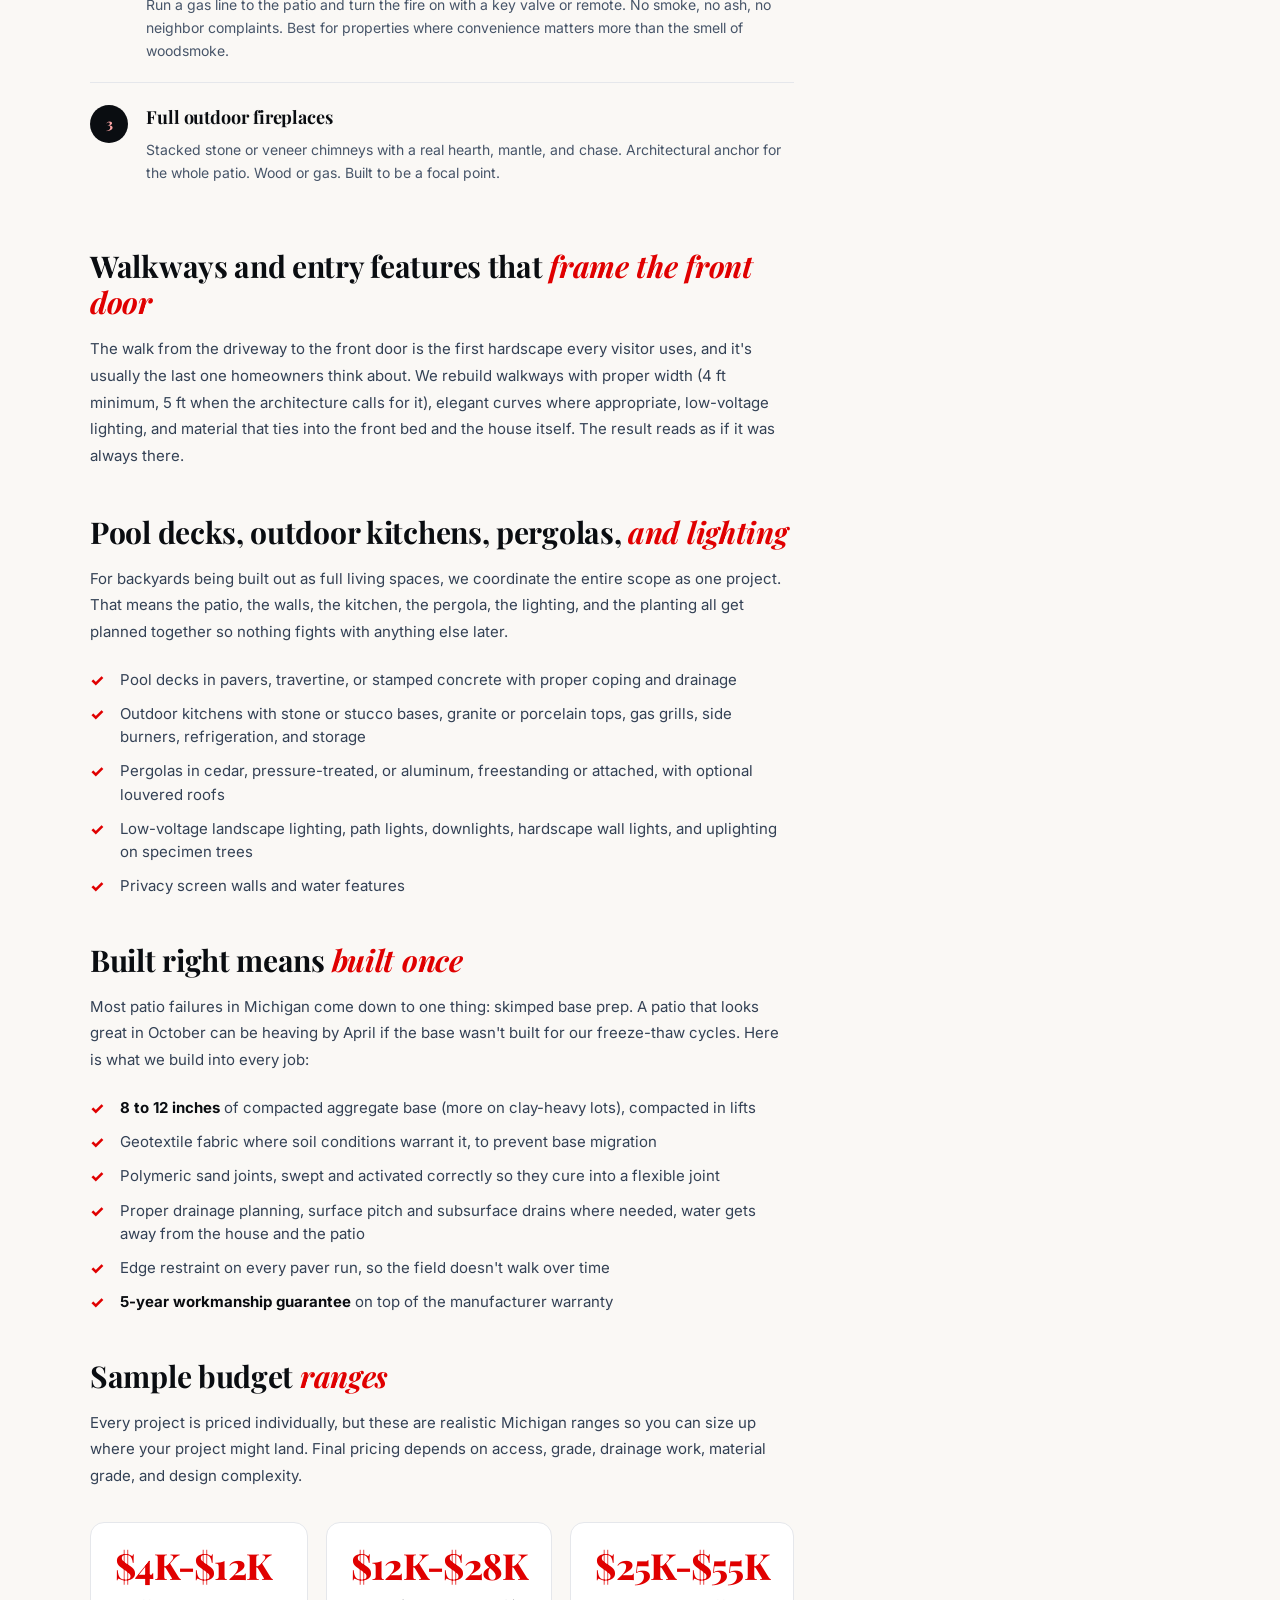
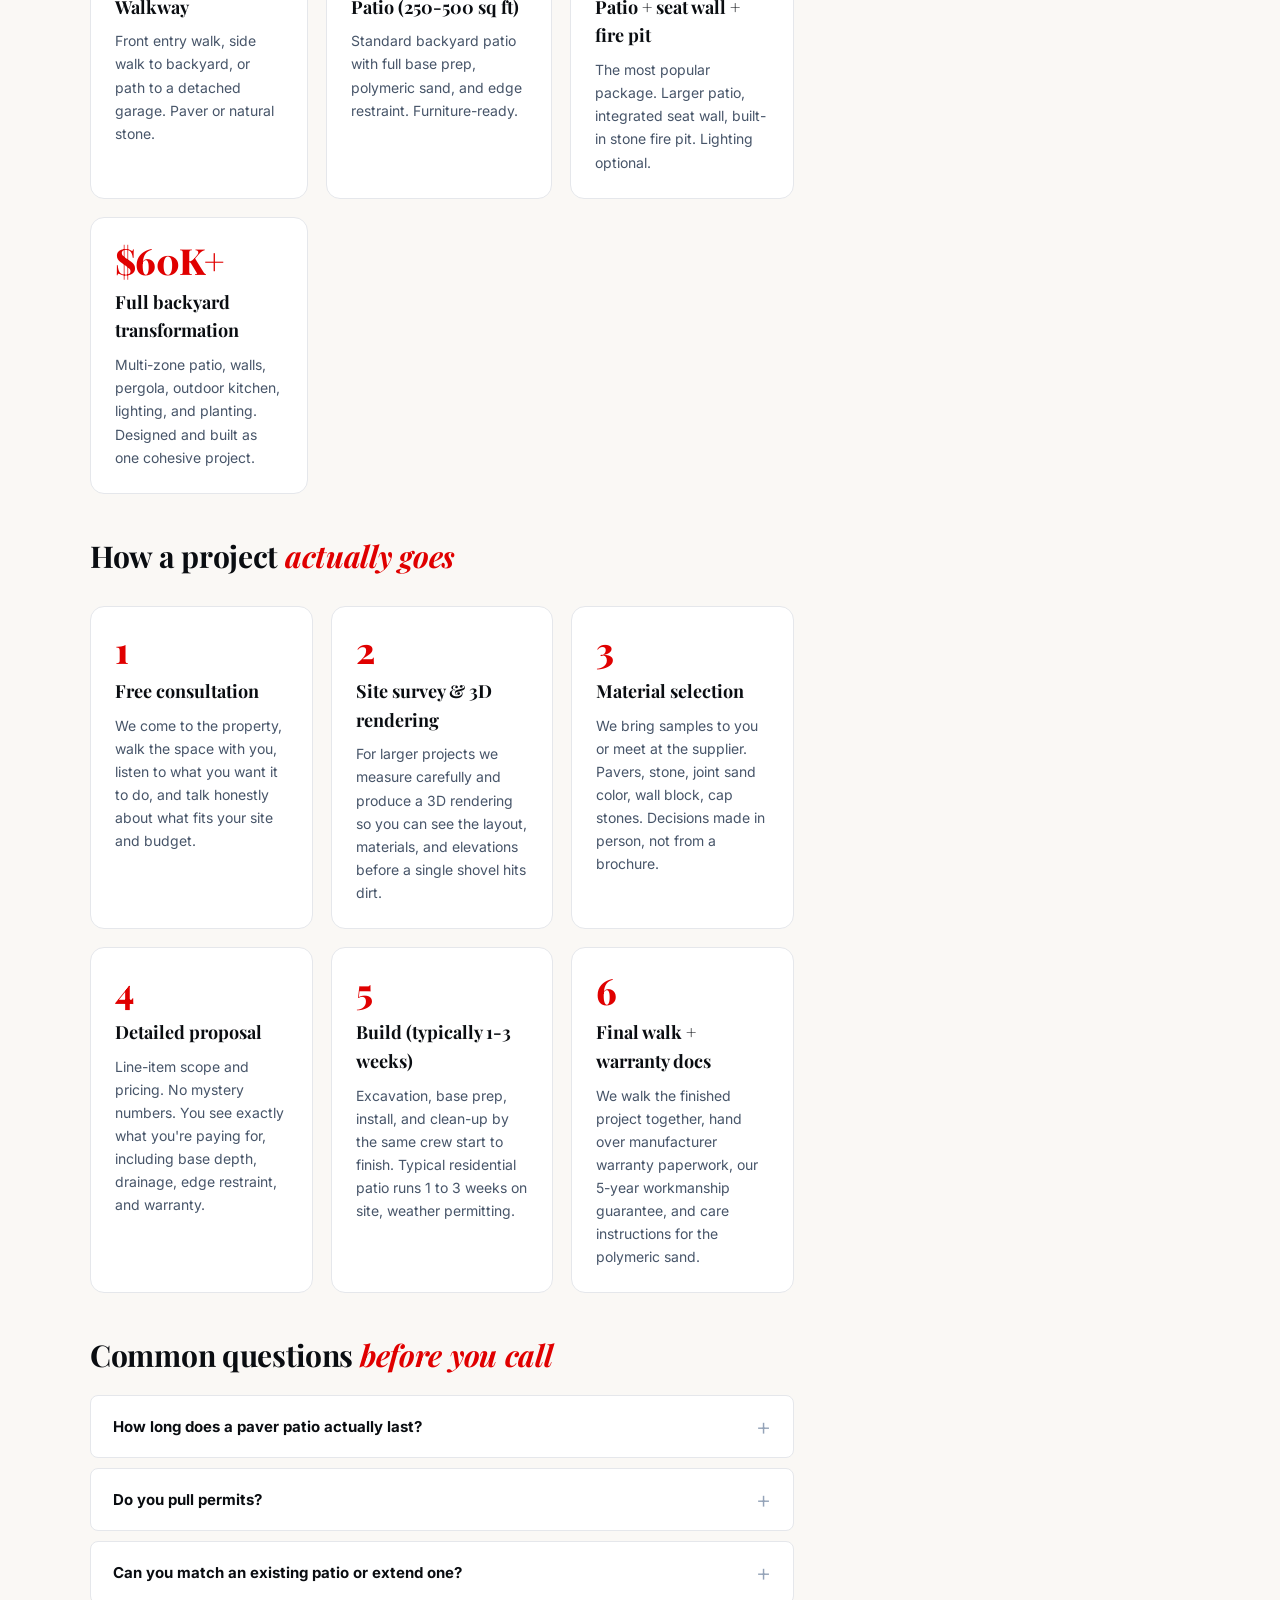
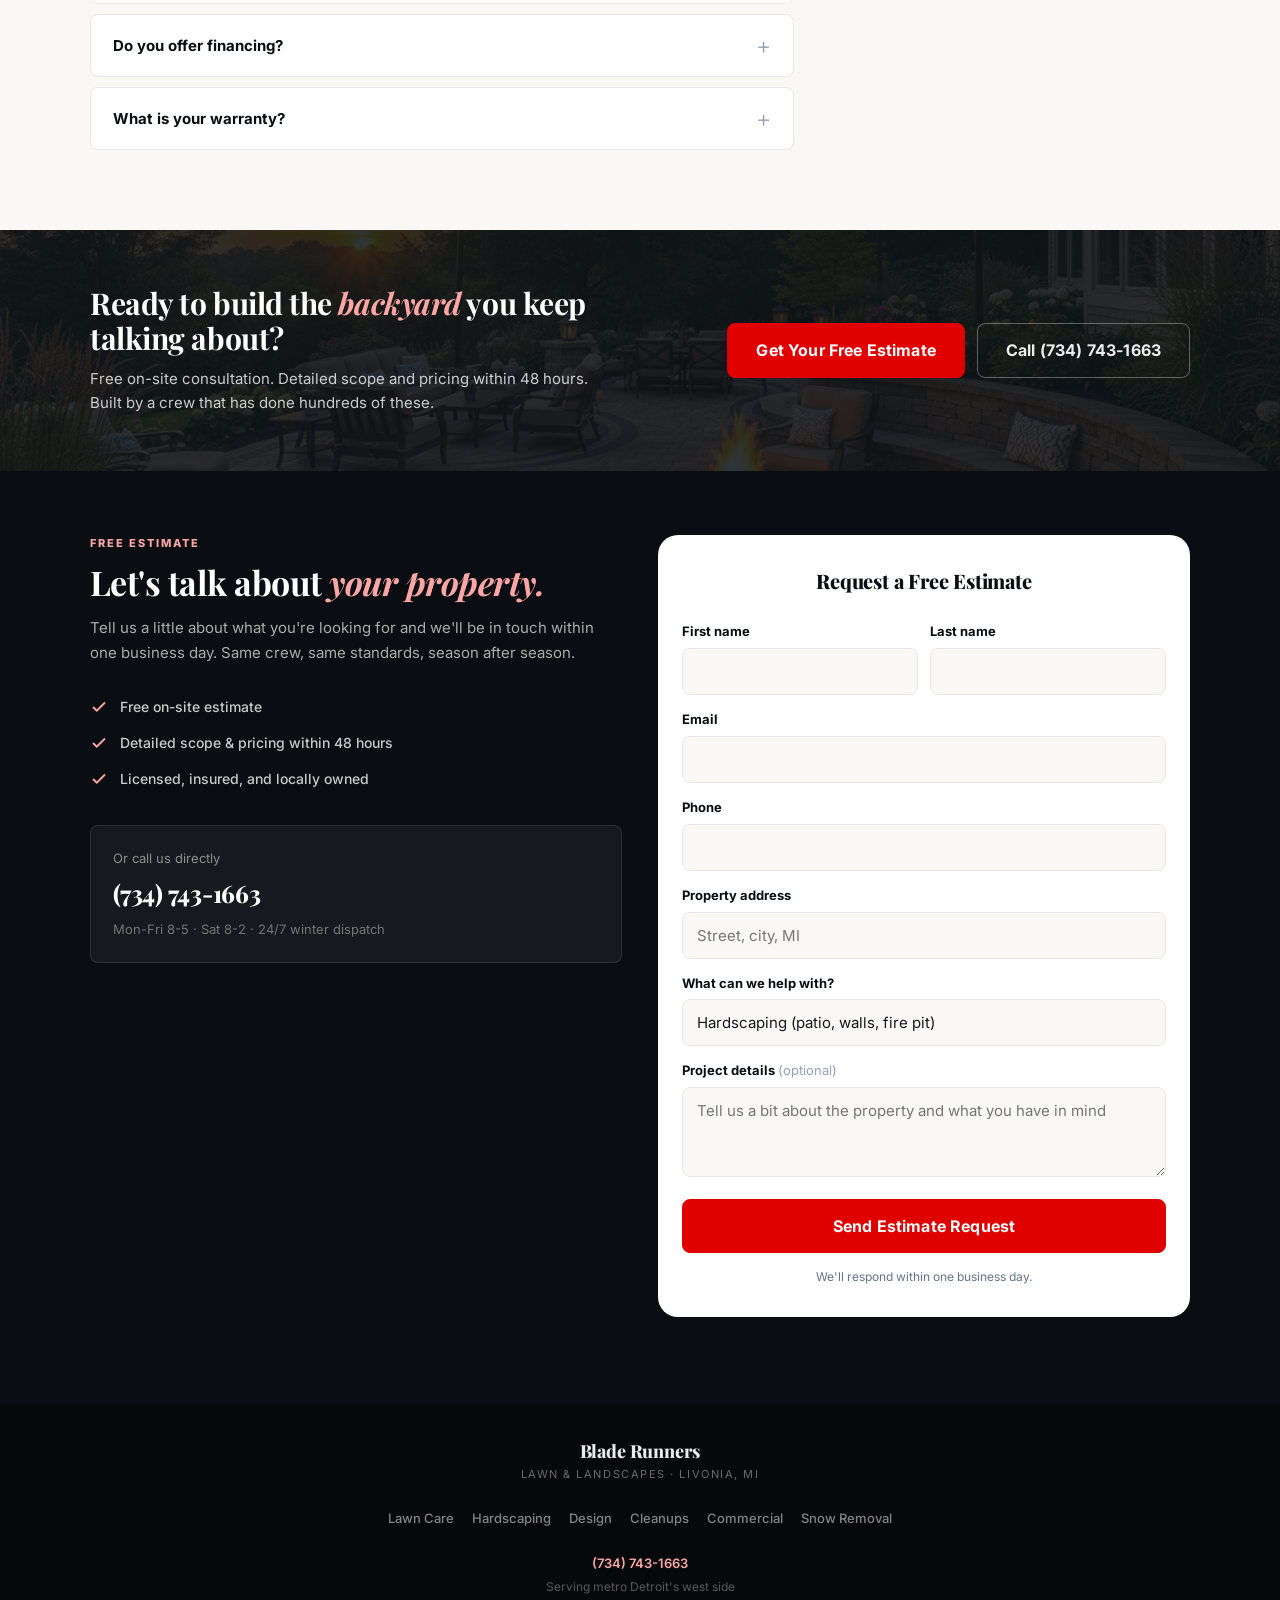
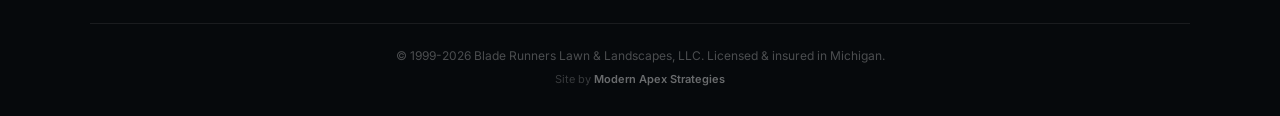
<file: hardscaping/index.html>
<!DOCTYPE html>
<html lang="en">
<head>
  <meta charset="UTF-8">
  <meta name="viewport" content="width=device-width, initial-scale=1.0">
  <title>Paver Patios, Walls &amp; Fire Pits in Livonia, Novi, Northville | Blade Runners</title>
  <meta name="description" content="Custom hardscaping in metro Detroit. Paver patios, retaining walls, fire pits, walkways, outdoor kitchens, and full backyard builds. Built right, built once. Free estimates: (734) 743-1663.">
  <meta name="keywords" content="hardscaping livonia mi, paver patio installation novi, retaining walls northville, fire pit installation michigan, outdoor living space plymouth, blade runners hardscaping">
  <meta name="robots" content="index, follow">
  <link rel="canonical" href="https://bladerunnerslandscapes.com/hardscaping/">

  <meta property="og:site_name" content="Blade Runners Lawn &amp; Landscapes">
  <meta property="og:title" content="Custom Hardscaping &amp; Paver Patios in Metro Detroit | Blade Runners">
  <meta property="og:description" content="Paver patios, retaining walls, fire features, walkways, and full backyard builds across Livonia, Novi, Northville &amp; Plymouth. 25+ years. Built to last decades.">
  <meta property="og:type" content="website">
  <meta property="og:url" content="https://bladerunnerslandscapes.com/hardscaping/">
  <meta property="og:image" content="https://bladerunnerslandscapes.com/assets/images/svc-hardscaping.jpg">
  <meta property="og:image:width" content="1200">
  <meta property="og:image:height" content="630">
  <meta property="og:locale" content="en_US">
  <meta name="twitter:card" content="summary_large_image">
  <meta name="twitter:title" content="Custom Hardscaping &amp; Paver Patios | Blade Runners">
  <meta name="twitter:description" content="Paver patios, retaining walls, fire features, and full backyard builds across metro Detroit's west side.">
  <meta name="twitter:image" content="https://bladerunnerslandscapes.com/assets/images/svc-hardscaping.jpg">

  <link rel="icon" type="image/png" href="../assets/images/br-logo-original.png">
  <link rel="apple-touch-icon" href="../assets/images/br-logo-original.png">

  <script type="application/ld+json">
  {
    "@context": "https://schema.org",
    "@type": "Service",
    "serviceType": "Hardscaping &amp; Paver Patio Installation",
    "name": "Custom Hardscaping &amp; Paver Patios",
    "description": "Design and build of paver patios, retaining walls, fire pits, fire tables, outdoor fireplaces, walkways, pool decks, outdoor kitchens, and pergolas across western Wayne and southern Oakland counties, Michigan.",
    "provider": {
      "@type": "LandscapingBusiness",
      "name": "Blade Runners Lawn & Landscapes, LLC",
      "url": "https://bladerunnerslandscapes.com",
      "telephone": "+17347431663",
      "image": "https://bladerunnerslandscapes.com/assets/images/og-image.jpg",
      "address": {
        "@type": "PostalAddress",
        "streetAddress": "19523 Merriman Rd",
        "addressLocality": "Livonia",
        "addressRegion": "MI",
        "postalCode": "48152",
        "addressCountry": "US"
      },
      "telephone": "+17347431663",
      "priceRange": "$$",
      "aggregateRating": {"@type":"AggregateRating","ratingValue":"4.2","reviewCount":"31","bestRating":"5"}
    },
    "areaServed": ["Livonia, MI","Novi, MI","Northville, MI","Plymouth, MI","Farmington Hills, MI","Westland, MI","Redford, MI","Canton, MI","South Lyon, MI"],
    "offers": {
      "@type": "Offer",
      "priceSpecification": {
        "@type": "PriceSpecification",
        "priceCurrency": "USD",
        "description": "Most residential paver patios range from $12,000 to $45,000. Full backyard transformations from $60,000+."
      }
    }
  }
  </script>

  <script type="application/ld+json">
  {
    "@context": "https://schema.org",
    "@type": "BreadcrumbList",
    "itemListElement": [
      {"@type":"ListItem","position":1,"name":"Home","item":"https://bladerunnerslandscapes.com/"},
      {"@type":"ListItem","position":2,"name":"Hardscaping","item":"https://bladerunnerslandscapes.com/hardscaping/"}
    ]
  }
  </script>

  <script type="application/ld+json">
  {
    "@context": "https://schema.org",
    "@type": "FAQPage",
    "mainEntity": [
      {"@type":"Question","name":"How long does a paver patio last?","acceptedAnswer":{"@type":"Answer","text":"A properly built paver patio with the right base prep should last 25 to 40 years with minimal maintenance. The pavers themselves are rated for 50+ years. What fails patios in Michigan is almost always poor base prep, not the pavers. We install 8 to 12 inches of compacted aggregate base, polymeric sand joints, edge restraint, and proper drainage on every project."}},
      {"@type":"Question","name":"Do you pull permits?","acceptedAnswer":{"@type":"Answer","text":"When the project requires one, yes. Most ground-level patios in our service area do not require a permit. Retaining walls over four feet, structural pergolas, gas line work for fire features, and any electrical for outdoor lighting or kitchens typically do. We handle the permit process when it applies and pull from the correct municipality."}},
      {"@type":"Question","name":"Can you match an existing patio or extend one?","acceptedAnswer":{"@type":"Answer","text":"Often, yes. If the existing patio uses a paver line still in production from Unilock, Belgard, or Techo-Bloc, we can usually match it exactly. If the line is discontinued, we'll show you the closest current match in person and walk through whether to blend, contrast, or rebuild."}},
      {"@type":"Question","name":"Do you offer financing?","acceptedAnswer":{"@type":"Answer","text":"Yes. We work with third-party financing partners that offer fixed-rate installments and promotional periods for qualified buyers. We can send the application link with your proposal so you have the option, no pressure to use it."}},
      {"@type":"Question","name":"What is your warranty?","acceptedAnswer":{"@type":"Answer","text":"Five-year workmanship guarantee on all hardscape installations. The paver manufacturer warranty (typically lifetime against structural failure from Unilock, Belgard, and Techo-Bloc) layers on top of that. If something settles, shifts, or fails because of how we built it, we come back and fix it."}}
    ]
  }
  </script>

  <link rel="preconnect" href="https://fonts.googleapis.com">
  <link rel="preconnect" href="https://fonts.gstatic.com" crossorigin>
  <link href="https://fonts.googleapis.com/css2?family=Inter:wght@400;500;600;700;800;900&family=Playfair+Display:ital,wght@0,700;0,800;0,900;1,800&display=swap" rel="stylesheet">
  <link rel="stylesheet" href="../styles.css?v=20260624a">
</head>
<body>

  <!-- Sticky Mobile CTA -->
  <div class="sticky-cta" id="stickyCta">
    <a href="tel:+17347431663" class="sticky-cta__call">
      <svg width="18" height="18" viewBox="0 0 24 24" fill="none" stroke="currentColor" stroke-width="2.5"><path d="M22 16.92v3a2 2 0 01-2.18 2 19.79 19.79 0 01-8.63-3.07 19.5 19.5 0 01-6-6 19.79 19.79 0 01-3.07-8.67A2 2 0 014.11 2h3a2 2 0 012 1.72c.127.96.361 1.903.7 2.81a2 2 0 01-.45 2.11L8.09 9.91a16 16 0 006 6l1.27-1.27a2 2 0 012.11-.45c.907.339 1.85.573 2.81.7A2 2 0 0122 16.92z"/></svg>
      Call Now
    </a>
    <a href="../#contact" class="sticky-cta__quote">Free Estimate</a>
  </div>

  <!-- Header -->
  <header class="header" id="header">
    <div class="container">
      <div class="header__inner">
        <a href="../" class="header__brand"><img src="../assets/images/br-logo.png" alt="Blade Runners Lawn &amp; Landscapes" class="header__logo"></a>
        <nav class="header__nav" id="desktopNav">
          <a href="../#services">Services</a>
          <a href="../about/">About</a>
          <a href="../#work">Our Work</a>
          <a href="../#reviews">Reviews</a>
          <a href="../#areas">Areas</a>
          <a href="../#faq">FAQ</a>
        </nav>
        <div class="header__actions">
          <a href="tel:+17347431663" class="header__phone">
            <svg width="15" height="15" viewBox="0 0 24 24" fill="none" stroke="currentColor" stroke-width="2.5"><path d="M22 16.92v3a2 2 0 01-2.18 2 19.79 19.79 0 01-8.63-3.07 19.5 19.5 0 01-6-6 19.79 19.79 0 01-3.07-8.67A2 2 0 014.11 2h3a2 2 0 012 1.72c.127.96.361 1.903.7 2.81a2 2 0 01-.45 2.11L8.09 9.91a16 16 0 006 6l1.27-1.27a2 2 0 012.11-.45c.907.339 1.85.573 2.81.7A2 2 0 0122 16.92z"/></svg>
            <span>(734) 743-1663</span>
          </a>
          <a href="../#contact" class="btn btn--primary btn--sm header__cta">Free Estimate</a>
          <button class="hamburger" id="hamburger" aria-label="Open menu"><span></span><span></span><span></span></button>
        </div>
      </div>
    </div>
  </header>
  <div class="mobile-menu" id="mobileMenu">
    <nav class="mobile-menu__nav">
      <a href="../#services">Services</a>
      <a href="../about/">About</a>
      <a href="../#work">Our Work</a>
      <a href="../#reviews">Reviews</a>
      <a href="../#areas">Areas</a>
      <a href="../#faq">FAQ</a>
      <a href="../#contact" class="btn btn--primary btn--lg btn--full">Get Free Estimate</a>
    </nav>
  </div>

  <!-- Service Hero -->
  <section class="svc-hero" style="background-image:url('../assets/images/svc-hardscaping.jpg');">
    <div class="svc-hero__overlay"></div>
    <div class="container">
      <div class="svc-hero__content">
        <a href="../#services" class="svc-hero__back">&larr; All Services</a>
        <span class="svc-hero__eyebrow">Design + Build</span>
        <h1 class="svc-hero__title">Custom Hardscaping &amp; <em>Paver Patios</em> in Metro Detroit</h1>
        <p class="svc-hero__sub">Patios that change how you use the backyard. Walls that solve a problem and look beautiful doing it. Fire features people actually use. Built by a crew that has done hundreds of these across Livonia, Novi, Northville, and Plymouth.</p>
        <div class="svc-hero__ctas">
          <a href="../#contact" class="btn btn--primary btn--lg">Get Your Free Estimate</a>
          <a href="tel:+17347431663" class="btn btn--outline-light btn--lg">Call (734) 743-1663</a>
        </div>
      </div>
    </div>
  </section>

  <!-- Service Content -->
  <section class="svc-content">
    <div class="container">
      <div class="svc-content__grid">
        <div class="svc-content__main">

          <h2>Patios that change how you <em>use the backyard</em></h2>
          <p>A good patio does more than add square footage. It rearranges how a family lives in a house. The kids stop drifting back inside. Dinner moves outside three nights a week. Friends actually come over.</p>
          <p>We build with the materials that hold up to Michigan freeze-thaw, year after year: full-thickness concrete pavers from <strong>Unilock</strong>, <strong>Belgard</strong>, and <strong>Techo-Bloc</strong>, natural flagstone and bluestone, and properly poured stamped concrete when the budget calls for it. Every job starts with what you actually want the space to do, then works backward into materials, layout, and elevation.</p>

          <h2>Walls that solve the problem <em>and</em> look beautiful</h2>
          <p>Most retaining walls in metro Detroit are doing real work, holding back grade, fixing drainage, carving a flat usable area out of a sloped yard. The good ones also disappear into the design.</p>
          <ul class="svc-checklist">
            <li>Segmental retaining walls from 1 ft up to engineered builds over 6 ft</li>
            <li>Freestanding seat walls that double as patio perimeter</li>
            <li>Planter walls integrated into entry beds and patio edges</li>
            <li>Tiered terraces for steep lots, with proper geogrid reinforcement and drainage</li>
            <li>Stone veneer and full natural stone walls when the look has to be timeless</li>
          </ul>

          <h2>Fire features people <em>actually use</em></h2>
          <p>The fire pit that gets used is the one that fits how you actually entertain. We build all three flavors and we'll tell you honestly which one suits your space.</p>
          <div class="svc-steps">
            <div class="svc-step">
              <div class="svc-step__num">1</div>
              <div>
                <h3>Built-in stone fire pits</h3>
                <p>Wood-burning, integrated into the patio, with proper firebrick liner and a steel insert. The classic backyard centerpiece. Lower cost, more ambiance, more cleanup.</p>
              </div>
            </div>
            <div class="svc-step">
              <div class="svc-step__num">2</div>
              <div>
                <h3>Gas fire tables</h3>
                <p>Run a gas line to the patio and turn the fire on with a key valve or remote. No smoke, no ash, no neighbor complaints. Best for properties where convenience matters more than the smell of woodsmoke.</p>
              </div>
            </div>
            <div class="svc-step">
              <div class="svc-step__num">3</div>
              <div>
                <h3>Full outdoor fireplaces</h3>
                <p>Stacked stone or veneer chimneys with a real hearth, mantle, and chase. Architectural anchor for the whole patio. Wood or gas. Built to be a focal point.</p>
              </div>
            </div>
          </div>

          <h2>Walkways and entry features that <em>frame the front door</em></h2>
          <p>The walk from the driveway to the front door is the first hardscape every visitor uses, and it's usually the last one homeowners think about. We rebuild walkways with proper width (4 ft minimum, 5 ft when the architecture calls for it), elegant curves where appropriate, low-voltage lighting, and material that ties into the front bed and the house itself. The result reads as if it was always there.</p>

          <h2>Pool decks, outdoor kitchens, pergolas, <em>and lighting</em></h2>
          <p>For backyards being built out as full living spaces, we coordinate the entire scope as one project. That means the patio, the walls, the kitchen, the pergola, the lighting, and the planting all get planned together so nothing fights with anything else later.</p>
          <ul class="svc-checklist">
            <li>Pool decks in pavers, travertine, or stamped concrete with proper coping and drainage</li>
            <li>Outdoor kitchens with stone or stucco bases, granite or porcelain tops, gas grills, side burners, refrigeration, and storage</li>
            <li>Pergolas in cedar, pressure-treated, or aluminum, freestanding or attached, with optional louvered roofs</li>
            <li>Low-voltage landscape lighting, path lights, downlights, hardscape wall lights, and uplighting on specimen trees</li>
            <li>Privacy screen walls and water features</li>
          </ul>

          <h2>Built right means <em>built once</em></h2>
          <p>Most patio failures in Michigan come down to one thing: skimped base prep. A patio that looks great in October can be heaving by April if the base wasn't built for our freeze-thaw cycles. Here is what we build into every job:</p>
          <ul class="svc-checklist">
            <li><strong>8 to 12 inches</strong> of compacted aggregate base (more on clay-heavy lots), compacted in lifts</li>
            <li>Geotextile fabric where soil conditions warrant it, to prevent base migration</li>
            <li>Polymeric sand joints, swept and activated correctly so they cure into a flexible joint</li>
            <li>Proper drainage planning, surface pitch and subsurface drains where needed, water gets away from the house and the patio</li>
            <li>Edge restraint on every paver run, so the field doesn't walk over time</li>
            <li><strong>5-year workmanship guarantee</strong> on top of the manufacturer warranty</li>
          </ul>

          <h2>Sample budget <em>ranges</em></h2>
          <p>Every project is priced individually, but these are realistic Michigan ranges so you can size up where your project might land. Final pricing depends on access, grade, drainage work, material grade, and design complexity.</p>
          <div class="process-grid">
            <div class="process-card">
              <span class="process-card__num">$4K-$12K</span>
              <h3>Walkway</h3>
              <p>Front entry walk, side walk to backyard, or path to a detached garage. Paver or natural stone.</p>
            </div>
            <div class="process-card">
              <span class="process-card__num">$12K-$28K</span>
              <h3>Patio (250-500 sq ft)</h3>
              <p>Standard backyard patio with full base prep, polymeric sand, and edge restraint. Furniture-ready.</p>
            </div>
            <div class="process-card">
              <span class="process-card__num">$25K-$55K</span>
              <h3>Patio + seat wall + fire pit</h3>
              <p>The most popular package. Larger patio, integrated seat wall, built-in stone fire pit. Lighting optional.</p>
            </div>
            <div class="process-card">
              <span class="process-card__num">$60K+</span>
              <h3>Full backyard transformation</h3>
              <p>Multi-zone patio, walls, pergola, outdoor kitchen, lighting, and planting. Designed and built as one cohesive project.</p>
            </div>
          </div>

          <h2>How a project <em>actually goes</em></h2>
          <div class="process-grid">
            <div class="process-card">
              <span class="process-card__num">1</span>
              <h3>Free consultation</h3>
              <p>We come to the property, walk the space with you, listen to what you want it to do, and talk honestly about what fits your site and budget.</p>
            </div>
            <div class="process-card">
              <span class="process-card__num">2</span>
              <h3>Site survey &amp; 3D rendering</h3>
              <p>For larger projects we measure carefully and produce a 3D rendering so you can see the layout, materials, and elevations before a single shovel hits dirt.</p>
            </div>
            <div class="process-card">
              <span class="process-card__num">3</span>
              <h3>Material selection</h3>
              <p>We bring samples to you or meet at the supplier. Pavers, stone, joint sand color, wall block, cap stones. Decisions made in person, not from a brochure.</p>
            </div>
            <div class="process-card">
              <span class="process-card__num">4</span>
              <h3>Detailed proposal</h3>
              <p>Line-item scope and pricing. No mystery numbers. You see exactly what you're paying for, including base depth, drainage, edge restraint, and warranty.</p>
            </div>
            <div class="process-card">
              <span class="process-card__num">5</span>
              <h3>Build (typically 1-3 weeks)</h3>
              <p>Excavation, base prep, install, and clean-up by the same crew start to finish. Typical residential patio runs 1 to 3 weeks on site, weather permitting.</p>
            </div>
            <div class="process-card">
              <span class="process-card__num">6</span>
              <h3>Final walk + warranty docs</h3>
              <p>We walk the finished project together, hand over manufacturer warranty paperwork, our 5-year workmanship guarantee, and care instructions for the polymeric sand.</p>
            </div>
          </div>

          <h2>Common questions <em>before you call</em></h2>
          <div class="faq__list" style="margin-top:22px">
            <details class="faq__item">
              <summary>How long does a paver patio actually last?</summary>
              <p>A properly built paver patio with the right base prep should last 25 to 40 years with minimal maintenance. The pavers themselves are rated for 50+ years. What fails patios in Michigan is almost always poor base prep, not the pavers. We install 8 to 12 inches of compacted aggregate base, polymeric sand joints, edge restraint, and proper drainage on every project.</p>
            </details>
            <details class="faq__item">
              <summary>Do you pull permits?</summary>
              <p>When the project requires one, yes. Most ground-level patios in our service area do not require a permit. Retaining walls over four feet, structural pergolas, gas line work for fire features, and any electrical for outdoor lighting or kitchens typically do. We handle the permit process when it applies and pull from the correct municipality.</p>
            </details>
            <details class="faq__item">
              <summary>Can you match an existing patio or extend one?</summary>
              <p>Often, yes. If the existing patio uses a paver line still in production from Unilock, Belgard, or Techo-Bloc, we can usually match it exactly. If the line is discontinued, we'll show you the closest current match in person and walk through whether to blend, contrast, or rebuild.</p>
            </details>
            <details class="faq__item">
              <summary>Do you offer financing?</summary>
              <p>Yes. We work with third-party financing partners that offer fixed-rate installments and promotional periods for qualified buyers. We can send the application link with your proposal so you have the option, no pressure to use it.</p>
            </details>
            <details class="faq__item">
              <summary>What is your warranty?</summary>
              <p>Five-year workmanship guarantee on all hardscape installations. The paver manufacturer warranty (typically lifetime against structural failure from Unilock, Belgard, and Techo-Bloc) layers on top of that. If something settles, shifts, or fails because of how we built it, we come back and fix it.</p>
            </details>
          </div>

        </div>

        <aside class="svc-content__sidebar">
          <div class="svc-sidebar-card svc-sidebar-card--cta">
            <h3>Free Estimate</h3>
            <p>We'll walk your property, measure what matters, and send a detailed scope within 48 hours.</p>
            <a href="../#contact" class="btn btn--primary btn--lg btn--full">Request Estimate</a>
            <a href="tel:+17347431663" class="svc-sidebar-phone">(734) 743-1663</a>
          </div>
          <div class="svc-sidebar-card">
            <h3>All Services</h3>
            <ul class="svc-sidebar-links">
              <li><a href="../lawn-maintenance/">Lawn Maintenance</a></li>
              <li><a href="../hardscaping/" class="is-current">Hardscaping</a></li>
              <li><a href="../landscape-design/">Landscape Design</a></li>
              <li><a href="../landscape-cleanup/">Property Cleanups</a></li>
              <li><a href="../commercial-lawn-maintenance/">Commercial Grounds</a></li>
              <li><a href="../snow-removal/">Snow &amp; Ice</a></li>
            </ul>
          </div>
        </aside>
      </div>
    </div>
  </section>

  <!-- CTA Banner -->
  <section class="cta-banner" style="background-image:url('../assets/images/svc-hardscaping.jpg')">
    <div class="container">
      <div class="cta-banner__inner">
        <div>
          <h2>Ready to build the <em>backyard</em> you keep talking about?</h2>
          <p>Free on-site consultation. Detailed scope and pricing within 48 hours. Built by a crew that has done hundreds of these.</p>
        </div>
        <div class="cta-banner__actions">
          <a href="../#contact" class="btn btn--primary btn--lg">Get Your Free Estimate</a>
          <a href="tel:+17347431663" class="btn btn--outline-light btn--lg">Call (734) 743-1663</a>
        </div>
      </div>
    </div>
  </section>

  <!-- Contact -->
  <section class="contact" id="contact">
    <div class="container">
      <div class="contact__wrapper">
        <div class="contact__text">
          <span class="eyebrow eyebrow--light section-title--left" style="text-align:left">Free estimate</span>
          <h2 class="contact__title">Let's talk about <em>your property.</em></h2>
          <p class="contact__sub">Tell us a little about what you're looking for and we'll be in touch within one business day. Same crew, same standards, season after season.</p>
          <div class="contact__perks">
            <div class="contact__perk"><svg width="18" height="18" viewBox="0 0 24 24" fill="none" stroke="currentColor" stroke-width="2.5"><path d="M20 6L9 17l-5-5"/></svg>Free on-site estimate</div>
            <div class="contact__perk"><svg width="18" height="18" viewBox="0 0 24 24" fill="none" stroke="currentColor" stroke-width="2.5"><path d="M20 6L9 17l-5-5"/></svg>Detailed scope &amp; pricing within 48 hours</div>
            <div class="contact__perk"><svg width="18" height="18" viewBox="0 0 24 24" fill="none" stroke="currentColor" stroke-width="2.5"><path d="M20 6L9 17l-5-5"/></svg>Licensed, insured, and locally owned</div>
          </div>
          <div class="contact__direct">
            <p>Or call us directly</p>
            <a href="tel:+17347431663" class="contact__phone">(734) 743-1663</a>
            <p class="contact__hours">Mon-Fri 8-5 &middot; Sat 8-2 &middot; 24/7 winter dispatch</p>
          </div>
        </div>

        <form class="contact__form" action="https://formspree.io/f/your-form-id" method="POST">
          <h3 class="contact__form-title">Request a Free Estimate</h3>
          <div class="form-row">
            <div class="form-group"><label for="firstName">First name</label><input type="text" id="firstName" name="first_name" required></div>
            <div class="form-group"><label for="lastName">Last name</label><input type="text" id="lastName" name="last_name" required></div>
          </div>
          <div class="form-group"><label for="email">Email</label><input type="email" id="email" name="email" required></div>
          <div class="form-group"><label for="phone">Phone</label><input type="tel" id="phone" name="phone" required></div>
          <div class="form-group"><label for="address">Property address</label><input type="text" id="address" name="address" placeholder="Street, city, MI" required></div>
          <div class="form-group">
            <label for="service">What can we help with?</label>
            <select id="service" name="service" required>
              <option value="">Select a service</option>
              <option selected>Hardscaping (patio, walls, fire pit)</option>
              <option>Lawn maintenance</option>
              <option>Landscape design</option>
              <option>Sod installation</option>
              <option>Spring or fall cleanup</option>
              <option>Commercial grounds care</option>
              <option>Snow &amp; ice management</option>
              <option>Tree services</option>
              <option>Multiple / not sure</option>
            </select>
          </div>
          <div class="form-group"><label for="details">Project details <span class="optional">(optional)</span></label><textarea id="details" name="details" placeholder="Tell us a bit about the property and what you have in mind"></textarea></div>
          <button type="submit" class="btn btn--primary btn--lg btn--full">Send Estimate Request</button>
          <p class="form-note">We'll respond within one business day.</p>
        </form>
      </div>
    </div>
  </section>

  <!-- Footer -->
  <footer class="footer">
    <div class="container">
      <div class="footer__top">
        <div>
          <span class="footer__name">Blade Runners</span>
          <span class="footer__sub">Lawn &amp; Landscapes &middot; Livonia, MI</span>
        </div>
        <nav class="footer__links">
          <a href="../lawn-maintenance/">Lawn Care</a>
          <a href="../hardscaping/">Hardscaping</a>
          <a href="../landscape-design/">Design</a>
          <a href="../landscape-cleanup/">Cleanups</a>
          <a href="../commercial-lawn-maintenance/">Commercial</a>
          <a href="../snow-removal/">Snow Removal</a>
        </nav>
        <div class="footer__contact">
          <a href="tel:+17347431663">(734) 743-1663</a>
          <span>Serving metro Detroit's west side</span>
        </div>
      </div>
      <div class="footer__bottom">
        <p>&copy; 1999-2026 Blade Runners Lawn &amp; Landscapes, LLC. Licensed &amp; insured in Michigan.</p>
        <p class="footer__credit">Site by <a href="https://modernapexstrategies.com" target="_blank" rel="noopener">Modern Apex Strategies</a></p>
      </div>
    </div>
  </footer>

  <script src="../assets/js/site.js?v=20260624a" defer></script>
  <script>
    const s=document.getElementById('stickyCta'),h=document.getElementById('header');
    window.addEventListener('scroll',()=>{s&&s.classList.toggle('sticky-cta--visible',window.scrollY>400);h&&h.classList.toggle('header--scrolled',window.scrollY>20)});
    const b=document.getElementById('hamburger'),m=document.getElementById('mobileMenu');
    b&&b.addEventListener('click',()=>{b.classList.toggle('is-active');m.classList.toggle('is-open');document.body.classList.toggle('menu-open')});
    m&&m.querySelectorAll('a').forEach(l=>l.addEventListener('click',()=>{b.classList.remove('is-active');m.classList.remove('is-open');document.body.classList.remove('menu-open')}));
  </script>
</body>
</html>
</file>
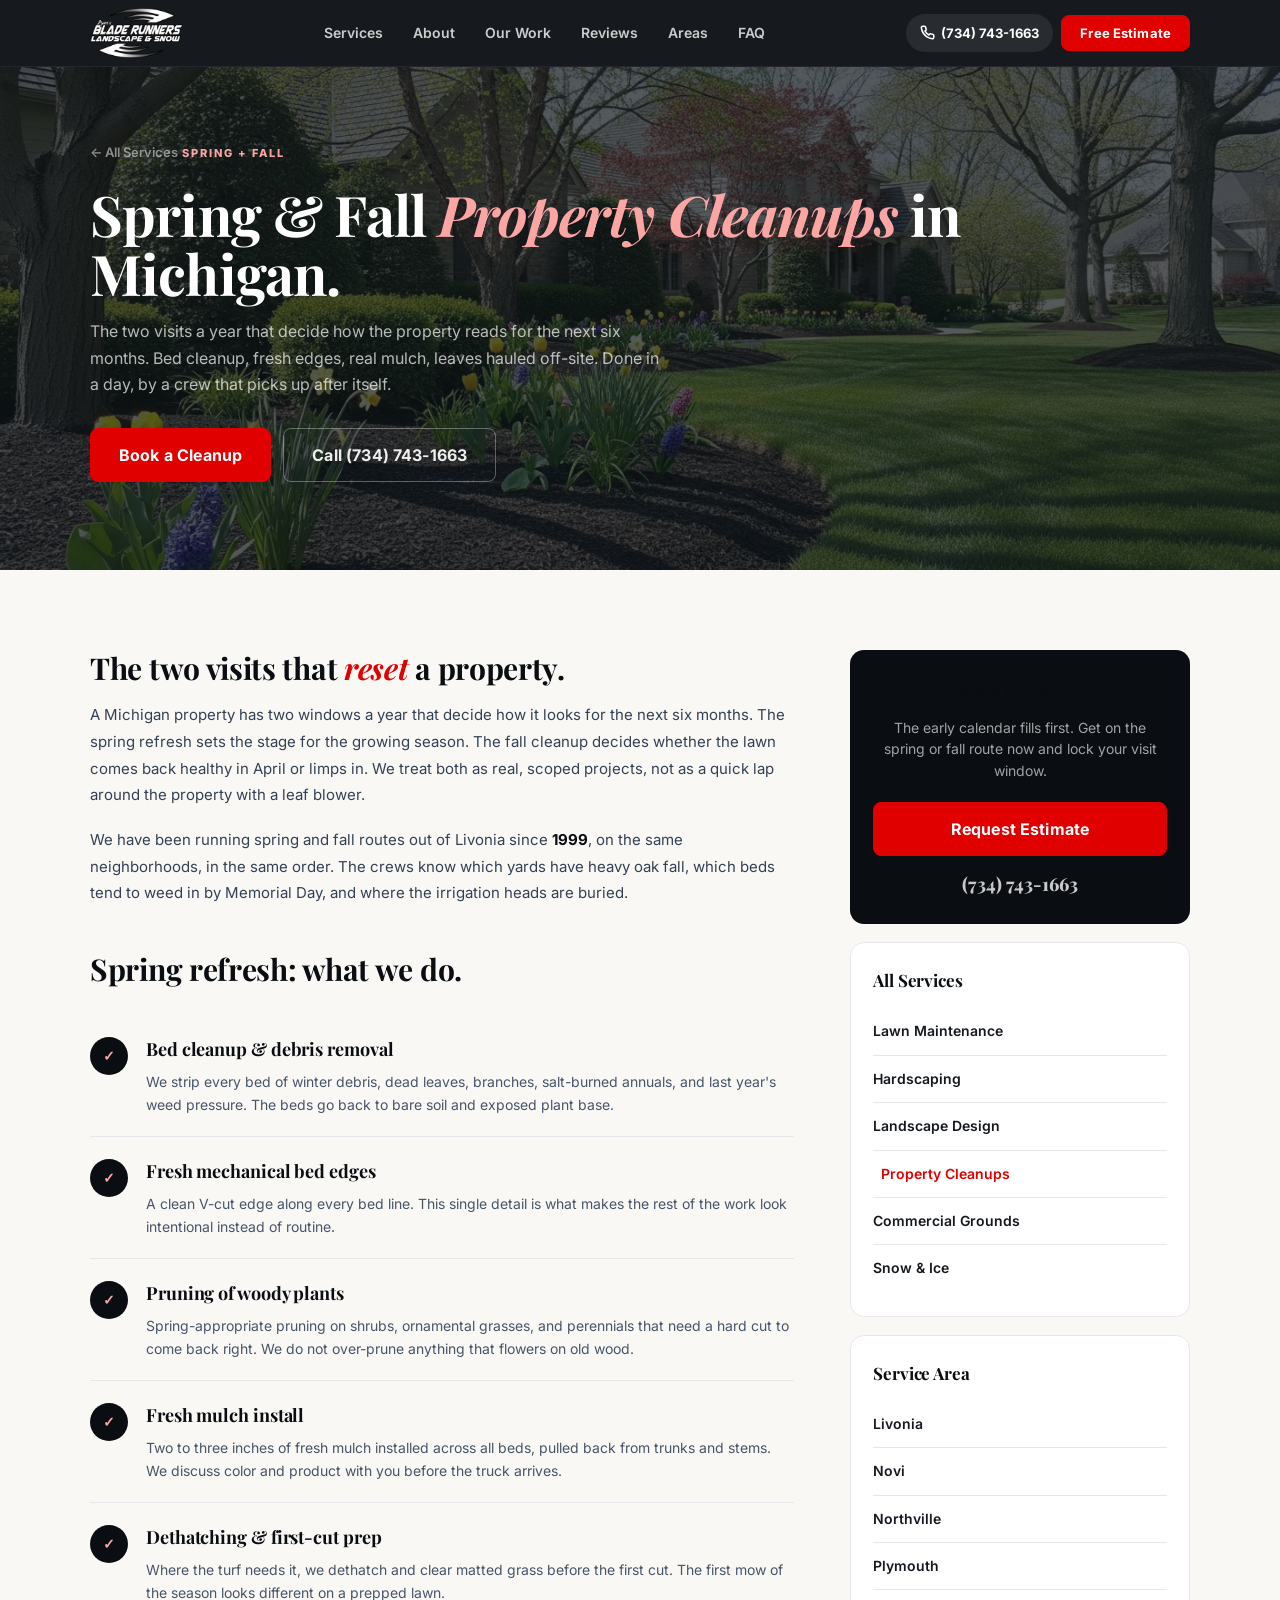
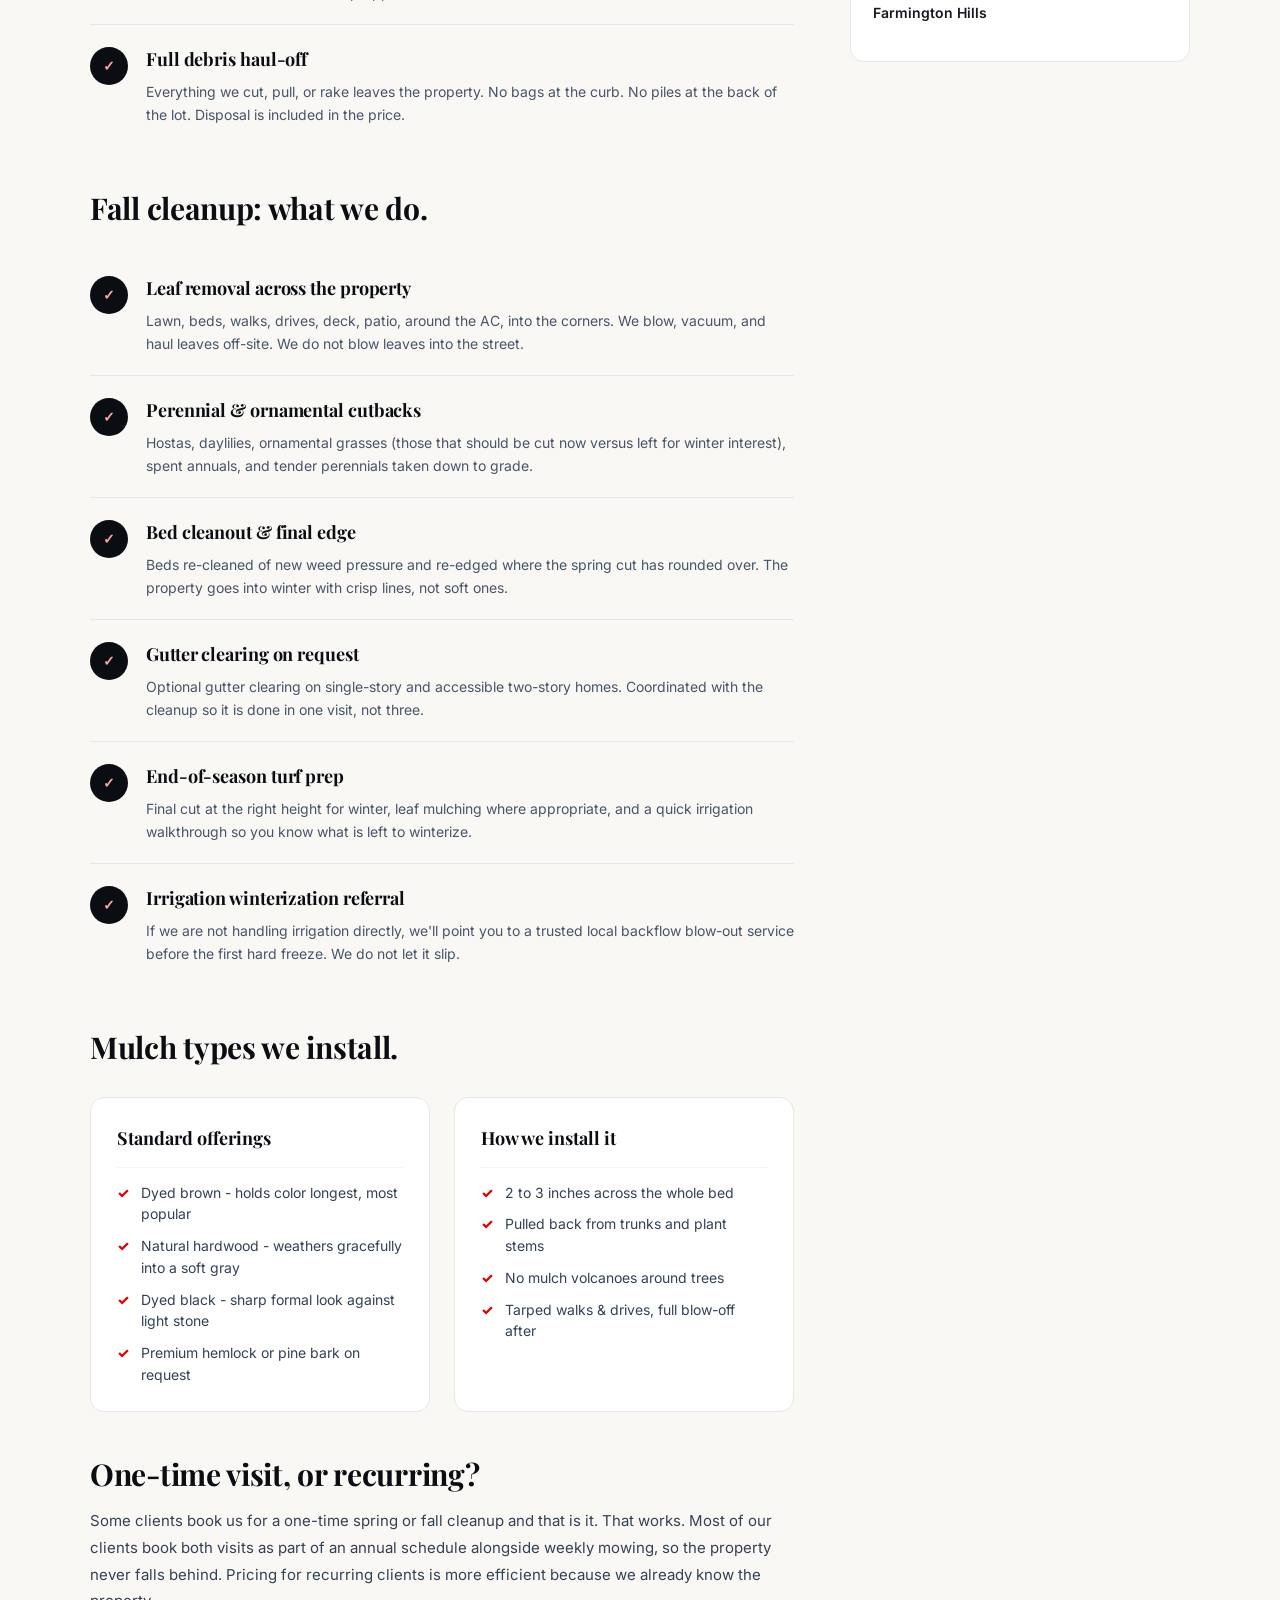
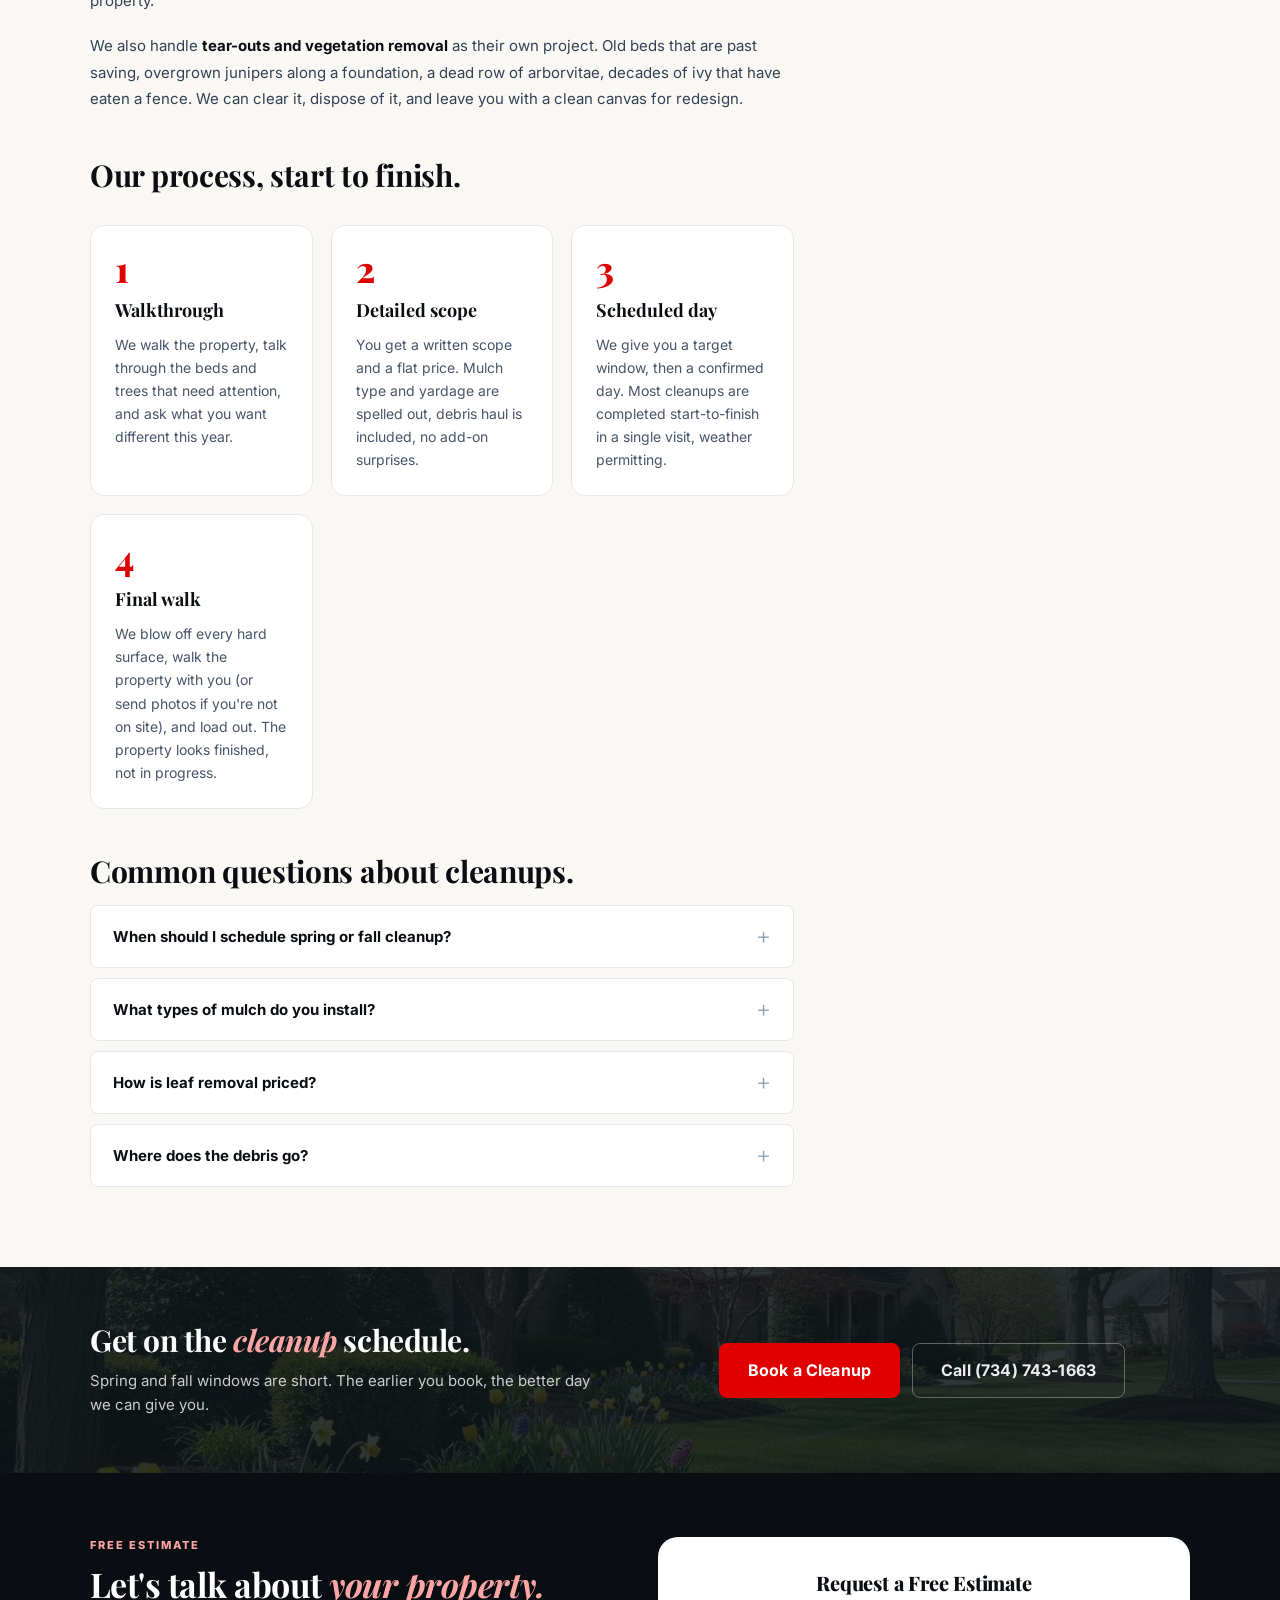
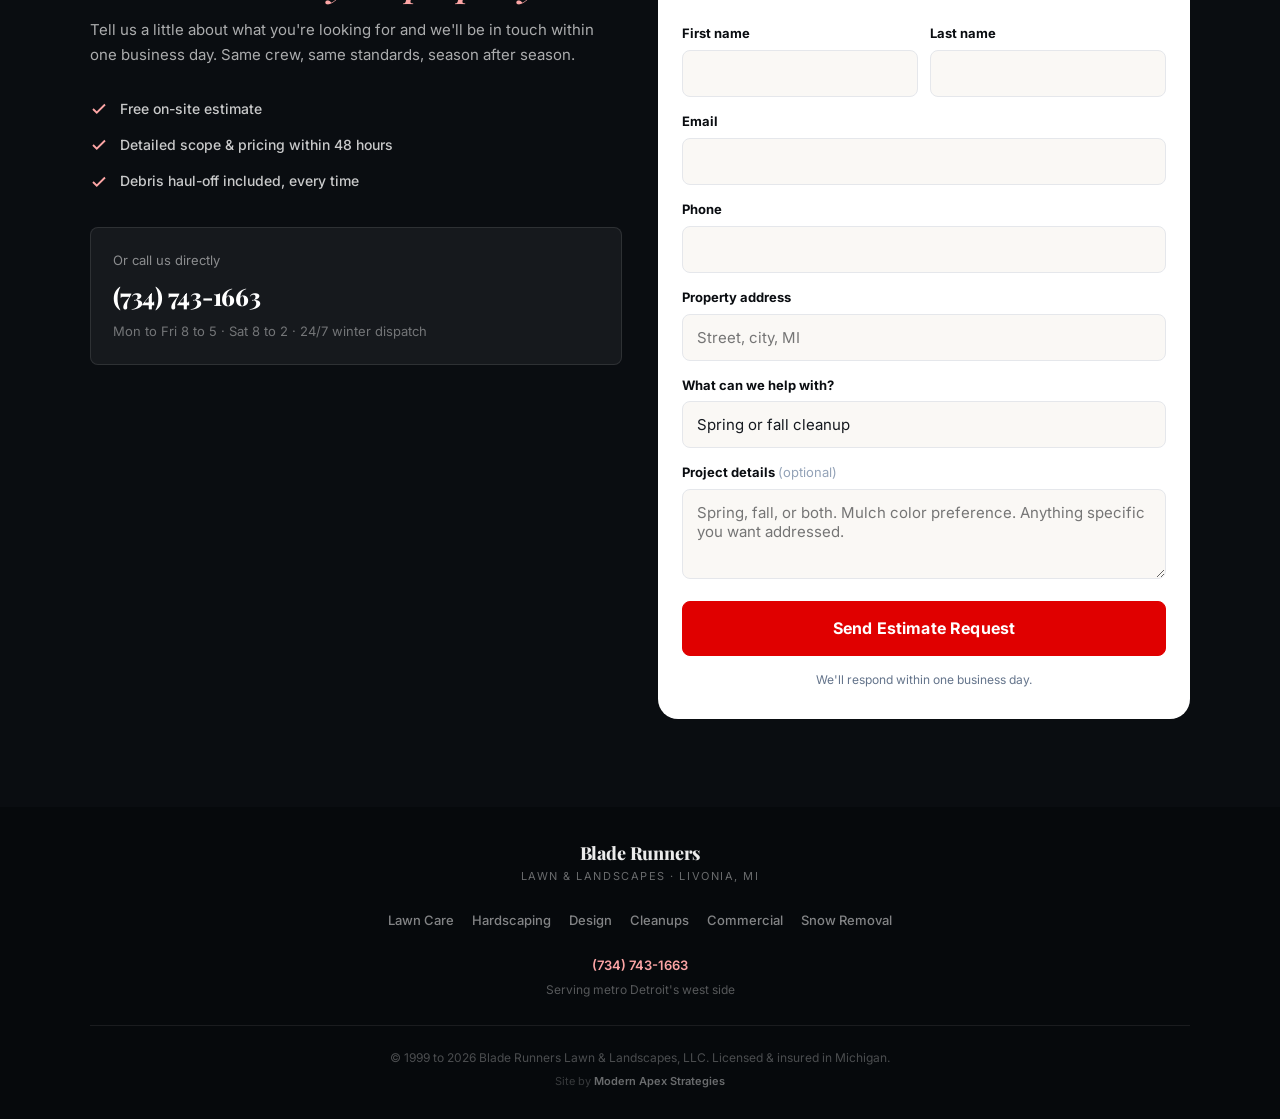
<file: landscape-cleanup/index.html>
<!DOCTYPE html>
<html lang="en">
<head>
  <meta charset="UTF-8">
  <meta name="viewport" content="width=device-width, initial-scale=1.0">
  <title>Spring &amp; Fall Cleanup Livonia MI | Mulch, Leaves, Edging | Blade Runners</title>
  <meta name="description" content="Spring &amp; fall property cleanups in Livonia, Novi, Northville &amp; Plymouth. Bed cleanup, fresh mulch, leaf removal, perennial cutbacks. Call (734) 743-1663.">
  <meta name="keywords" content="spring cleanup livonia mi, fall cleanup novi, leaf removal northville, mulch installation michigan, bed maintenance plymouth, dethatching livonia, landscape cleanup farmington hills, vegetation removal metro detroit">
  <meta name="robots" content="index, follow">
  <link rel="canonical" href="https://bladerunnerslandscapes.com/landscape-cleanup/">

  <meta property="og:site_name" content="Blade Runners Lawn &amp; Landscapes">
  <meta property="og:title" content="Spring &amp; Fall Property Cleanups in Michigan | Blade Runners">
  <meta property="og:description" content="Spring refresh, fall leaf cleanup, mulch installation, and full tear-outs across Livonia, Novi, Northville, Plymouth &amp; Farmington Hills.">
  <meta property="og:type" content="website">
  <meta property="og:url" content="https://bladerunnerslandscapes.com/landscape-cleanup/">
  <meta property="og:image" content="https://bladerunnerslandscapes.com/assets/images/svc-landscape-cleanup.jpg">
  <meta property="og:image:width" content="1200">
  <meta property="og:image:height" content="630">
  <meta property="og:locale" content="en_US">
  <meta name="twitter:card" content="summary_large_image">
  <meta name="twitter:title" content="Spring &amp; Fall Cleanup Livonia MI | Blade Runners">
  <meta name="twitter:description" content="Bed cleanup, mulch install, leaf removal, perennial cutbacks, and tear-outs across metro Detroit's west side.">
  <meta name="twitter:image" content="https://bladerunnerslandscapes.com/assets/images/svc-landscape-cleanup.jpg">

  <link rel="icon" type="image/png" href="../assets/images/br-logo-original.png">
  <link rel="apple-touch-icon" href="../assets/images/br-logo-original.png">

  <script type="application/ld+json">
  {
    "@context": "https://schema.org",
    "@type": "Service",
    "serviceType": "Spring and Fall Property Cleanup",
    "name": "Spring &amp; Fall Property Cleanups",
    "description": "Spring refresh, fall cleanup, leaf removal, mulch installation, perennial cutbacks, dethatching, bed edging, and full tear-outs for residential and commercial properties across metro Detroit's west side.",
    "url": "https://bladerunnerslandscapes.com/landscape-cleanup/",
    "image": "https://bladerunnerslandscapes.com/assets/images/svc-landscape-cleanup.jpg",
    "provider": {
      "@type": "LandscapingBusiness",
      "name": "Blade Runners Lawn & Landscapes, LLC",
      "url": "https://bladerunnerslandscapes.com",
      "telephone": "+17347431663",
      "address": {
        "@type": "PostalAddress",
        "streetAddress": "19523 Merriman Rd",
        "addressLocality": "Livonia",
        "addressRegion": "MI",
        "postalCode": "48152",
        "addressCountry": "US"
      },
      "aggregateRating": {"@type":"AggregateRating","ratingValue":"4.2","reviewCount":"31","bestRating":"5"}
    },
    "areaServed": [
      {"@type":"City","name":"Livonia"},
      {"@type":"City","name":"Novi"},
      {"@type":"City","name":"Northville"},
      {"@type":"City","name":"Plymouth"},
      {"@type":"City","name":"Farmington Hills"},
      {"@type":"City","name":"Westland"},
      {"@type":"City","name":"Redford"},
      {"@type":"City","name":"Canton"},
      {"@type":"City","name":"South Lyon"}
    ]
  }
  </script>

  <script type="application/ld+json">
  {
    "@context": "https://schema.org",
    "@type": "BreadcrumbList",
    "itemListElement": [
      {"@type":"ListItem","position":1,"name":"Home","item":"https://bladerunnerslandscapes.com/"},
      {"@type":"ListItem","position":2,"name":"Services","item":"https://bladerunnerslandscapes.com/#services"},
      {"@type":"ListItem","position":3,"name":"Property Cleanups","item":"https://bladerunnerslandscapes.com/landscape-cleanup/"}
    ]
  }
  </script>

  <script type="application/ld+json">
  {
    "@context": "https://schema.org",
    "@type": "FAQPage",
    "mainEntity": [
      {"@type":"Question","name":"When should I schedule spring or fall cleanup?","acceptedAnswer":{"@type":"Answer","text":"Spring cleanups in metro Detroit are typically scheduled mid-March through late April, after the snow has cleared but before the first cut. Fall cleanups run from mid-October through late November, with the heaviest leaf weeks usually falling in early-to-mid November. We book early because the windows are short."}},
      {"@type":"Question","name":"What types of mulch do you install?","acceptedAnswer":{"@type":"Answer","text":"We install dyed brown, natural hardwood, and dyed black mulch as standard options. Each has its place: natural hardwood weathers gracefully, dyed brown holds color longer, dyed black gives a sharp formal look against light stone. We can also install premium hemlock or pine bark on request."}},
      {"@type":"Question","name":"How is leaf removal priced?","acceptedAnswer":{"@type":"Answer","text":"Fall leaf removal is priced per visit based on lot size, tree count, and the volume of leaves on the ground. Small lots typically range from $200 to $400 per visit. Heavily-treed properties can run $500 to $1,200 per visit. We will quote a flat rate for your specific property after a quick walk-through."}},
      {"@type":"Question","name":"Where does the debris go?","acceptedAnswer":{"@type":"Answer","text":"All yard debris is hauled off the property and disposed of at a licensed yard waste facility, included in the price. We do not leave bags at the curb for you to deal with, and we do not blow leaves into the street or onto a neighbor's lot."}}
    ]
  }
  </script>

  <link rel="sitemap" type="application/xml" href="../sitemap.xml">

  <link rel="preconnect" href="https://fonts.googleapis.com">
  <link rel="preconnect" href="https://fonts.gstatic.com" crossorigin>
  <link href="https://fonts.googleapis.com/css2?family=Inter:wght@400;500;600;700;800;900&family=Playfair+Display:ital,wght@0,700;0,800;0,900;1,800&display=swap" rel="stylesheet">
  <link rel="stylesheet" href="../styles.css?v=20260624a">
</head>
<body>

  <!-- Sticky Mobile CTA -->
  <div class="sticky-cta" id="stickyCta">
    <a href="tel:+17347431663" class="sticky-cta__call">
      <svg width="18" height="18" viewBox="0 0 24 24" fill="none" stroke="currentColor" stroke-width="2.5"><path d="M22 16.92v3a2 2 0 01-2.18 2 19.79 19.79 0 01-8.63-3.07 19.5 19.5 0 01-6-6 19.79 19.79 0 01-3.07-8.67A2 2 0 014.11 2h3a2 2 0 012 1.72c.127.96.361 1.903.7 2.81a2 2 0 01-.45 2.11L8.09 9.91a16 16 0 006 6l1.27-1.27a2 2 0 012.11-.45c.907.339 1.85.573 2.81.7A2 2 0 0122 16.92z"/></svg>
      Call Now
    </a>
    <a href="#contact" class="sticky-cta__quote">Free Estimate</a>
  </div>

  <!-- Header -->
  <header class="header" id="header">
    <div class="container">
      <div class="header__inner">
        <a href="../" class="header__brand"><img src="../assets/images/br-logo.png" alt="Blade Runners Lawn &amp; Landscapes" class="header__logo"></a>
        <nav class="header__nav" id="desktopNav">
          <a href="../#services">Services</a>
          <a href="../about/">About</a>
          <a href="../#work">Our Work</a>
          <a href="../#reviews">Reviews</a>
          <a href="../#areas">Areas</a>
          <a href="../#faq">FAQ</a>
        </nav>
        <div class="header__actions">
          <a href="tel:+17347431663" class="header__phone">
            <svg width="15" height="15" viewBox="0 0 24 24" fill="none" stroke="currentColor" stroke-width="2.5"><path d="M22 16.92v3a2 2 0 01-2.18 2 19.79 19.79 0 01-8.63-3.07 19.5 19.5 0 01-6-6 19.79 19.79 0 01-3.07-8.67A2 2 0 014.11 2h3a2 2 0 012 1.72c.127.96.361 1.903.7 2.81a2 2 0 01-.45 2.11L8.09 9.91a16 16 0 006 6l1.27-1.27a2 2 0 012.11-.45c.907.339 1.85.573 2.81.7A2 2 0 0122 16.92z"/></svg>
            <span>(734) 743-1663</span>
          </a>
          <a href="#contact" class="btn btn--primary btn--sm header__cta">Free Estimate</a>
          <button class="hamburger" id="hamburger" aria-label="Open menu"><span></span><span></span><span></span></button>
        </div>
      </div>
    </div>
  </header>
  <div class="mobile-menu" id="mobileMenu">
    <nav class="mobile-menu__nav">
      <a href="../#services">Services</a>
      <a href="../about/">About</a>
      <a href="../#work">Our Work</a>
      <a href="../#reviews">Reviews</a>
      <a href="../#areas">Areas</a>
      <a href="../#faq">FAQ</a>
      <a href="#contact" class="btn btn--primary btn--lg btn--full">Get Free Estimate</a>
    </nav>
  </div>

  <!-- Service Hero -->
  <section class="svc-hero" style="background-image:url('../assets/images/svc-landscape-cleanup.jpg');">
    <div class="svc-hero__overlay"></div>
    <div class="container">
      <div class="svc-hero__content">
        <a href="../#services" class="svc-hero__back">&larr; All Services</a>
        <span class="svc-hero__eyebrow">Spring + Fall</span>
        <h1 class="svc-hero__title">Spring &amp; Fall <em>Property Cleanups</em> in Michigan.</h1>
        <p class="svc-hero__sub">The two visits a year that decide how the property reads for the next six months. Bed cleanup, fresh edges, real mulch, leaves hauled off-site. Done in a day, by a crew that picks up after itself.</p>
        <div class="svc-hero__ctas">
          <a href="#contact" class="btn btn--primary btn--lg">Book a Cleanup</a>
          <a href="tel:+17347431663" class="btn btn--outline-light btn--lg">Call (734) 743-1663</a>
        </div>
      </div>
    </div>
  </section>

  <!-- Service Content -->
  <section class="svc-content">
    <div class="container">
      <div class="svc-content__grid">
        <div class="svc-content__main">

          <h2>The two visits that <em>reset</em> a property.</h2>
          <p>A Michigan property has two windows a year that decide how it looks for the next six months. The spring refresh sets the stage for the growing season. The fall cleanup decides whether the lawn comes back healthy in April or limps in. We treat both as real, scoped projects, not as a quick lap around the property with a leaf blower.</p>
          <p>We have been running spring and fall routes out of Livonia since <strong>1999</strong>, on the same neighborhoods, in the same order. The crews know which yards have heavy oak fall, which beds tend to weed in by Memorial Day, and where the irrigation heads are buried.</p>

          <h2>Spring refresh: what we do.</h2>
          <div class="svc-steps">
            <div class="svc-step"><div class="svc-step__num">&#10003;</div><div><h3>Bed cleanup &amp; debris removal</h3><p>We strip every bed of winter debris, dead leaves, branches, salt-burned annuals, and last year's weed pressure. The beds go back to bare soil and exposed plant base.</p></div></div>
            <div class="svc-step"><div class="svc-step__num">&#10003;</div><div><h3>Fresh mechanical bed edges</h3><p>A clean V-cut edge along every bed line. This single detail is what makes the rest of the work look intentional instead of routine.</p></div></div>
            <div class="svc-step"><div class="svc-step__num">&#10003;</div><div><h3>Pruning of woody plants</h3><p>Spring-appropriate pruning on shrubs, ornamental grasses, and perennials that need a hard cut to come back right. We do not over-prune anything that flowers on old wood.</p></div></div>
            <div class="svc-step"><div class="svc-step__num">&#10003;</div><div><h3>Fresh mulch install</h3><p>Two to three inches of fresh mulch installed across all beds, pulled back from trunks and stems. We discuss color and product with you before the truck arrives.</p></div></div>
            <div class="svc-step"><div class="svc-step__num">&#10003;</div><div><h3>Dethatching &amp; first-cut prep</h3><p>Where the turf needs it, we dethatch and clear matted grass before the first cut. The first mow of the season looks different on a prepped lawn.</p></div></div>
            <div class="svc-step"><div class="svc-step__num">&#10003;</div><div><h3>Full debris haul-off</h3><p>Everything we cut, pull, or rake leaves the property. No bags at the curb. No piles at the back of the lot. Disposal is included in the price.</p></div></div>
          </div>

          <h2>Fall cleanup: what we do.</h2>
          <div class="svc-steps">
            <div class="svc-step"><div class="svc-step__num">&#10003;</div><div><h3>Leaf removal across the property</h3><p>Lawn, beds, walks, drives, deck, patio, around the AC, into the corners. We blow, vacuum, and haul leaves off-site. We do not blow leaves into the street.</p></div></div>
            <div class="svc-step"><div class="svc-step__num">&#10003;</div><div><h3>Perennial &amp; ornamental cutbacks</h3><p>Hostas, daylilies, ornamental grasses (those that should be cut now versus left for winter interest), spent annuals, and tender perennials taken down to grade.</p></div></div>
            <div class="svc-step"><div class="svc-step__num">&#10003;</div><div><h3>Bed cleanout &amp; final edge</h3><p>Beds re-cleaned of new weed pressure and re-edged where the spring cut has rounded over. The property goes into winter with crisp lines, not soft ones.</p></div></div>
            <div class="svc-step"><div class="svc-step__num">&#10003;</div><div><h3>Gutter clearing on request</h3><p>Optional gutter clearing on single-story and accessible two-story homes. Coordinated with the cleanup so it is done in one visit, not three.</p></div></div>
            <div class="svc-step"><div class="svc-step__num">&#10003;</div><div><h3>End-of-season turf prep</h3><p>Final cut at the right height for winter, leaf mulching where appropriate, and a quick irrigation walkthrough so you know what is left to winterize.</p></div></div>
            <div class="svc-step"><div class="svc-step__num">&#10003;</div><div><h3>Irrigation winterization referral</h3><p>If we are not handling irrigation directly, we'll point you to a trusted local backflow blow-out service before the first hard freeze. We do not let it slip.</p></div></div>
          </div>

          <h2>Mulch types we install.</h2>
          <div class="split">
            <div class="split__col">
              <h3>Standard offerings</h3>
              <ul>
                <li>Dyed brown - holds color longest, most popular</li>
                <li>Natural hardwood - weathers gracefully into a soft gray</li>
                <li>Dyed black - sharp formal look against light stone</li>
                <li>Premium hemlock or pine bark on request</li>
              </ul>
            </div>
            <div class="split__col">
              <h3>How we install it</h3>
              <ul>
                <li>2 to 3 inches across the whole bed</li>
                <li>Pulled back from trunks and plant stems</li>
                <li>No mulch volcanoes around trees</li>
                <li>Tarped walks &amp; drives, full blow-off after</li>
              </ul>
            </div>
          </div>

          <h2>One-time visit, or recurring?</h2>
          <p>Some clients book us for a one-time spring or fall cleanup and that is it. That works. Most of our clients book both visits as part of an annual schedule alongside weekly mowing, so the property never falls behind. Pricing for recurring clients is more efficient because we already know the property.</p>
          <p>We also handle <strong>tear-outs and vegetation removal</strong> as their own project. Old beds that are past saving, overgrown junipers along a foundation, a dead row of arborvitae, decades of ivy that have eaten a fence. We can clear it, dispose of it, and leave you with a clean canvas for redesign.</p>

          <h2>Our process, start to finish.</h2>
          <div class="process-grid">
            <div class="process-card"><span class="process-card__num">1</span><h3>Walkthrough</h3><p>We walk the property, talk through the beds and trees that need attention, and ask what you want different this year.</p></div>
            <div class="process-card"><span class="process-card__num">2</span><h3>Detailed scope</h3><p>You get a written scope and a flat price. Mulch type and yardage are spelled out, debris haul is included, no add-on surprises.</p></div>
            <div class="process-card"><span class="process-card__num">3</span><h3>Scheduled day</h3><p>We give you a target window, then a confirmed day. Most cleanups are completed start-to-finish in a single visit, weather permitting.</p></div>
            <div class="process-card"><span class="process-card__num">4</span><h3>Final walk</h3><p>We blow off every hard surface, walk the property with you (or send photos if you're not on site), and load out. The property looks finished, not in progress.</p></div>
          </div>

          <h2>Common questions about cleanups.</h2>
          <div class="faq__list">
            <details class="faq__item">
              <summary>When should I schedule spring or fall cleanup?</summary>
              <p>Spring cleanups in metro Detroit run mid-March through late April, after the snow has cleared but before the first cut. Fall cleanups run mid-October through late November, with the heaviest leaf weeks usually in early-to-mid November. We book early because the windows are short and the weather does not negotiate.</p>
            </details>
            <details class="faq__item">
              <summary>What types of mulch do you install?</summary>
              <p>Standard options are dyed brown, natural hardwood, and dyed black. Each has its place: natural hardwood weathers gracefully, dyed brown holds color longer through the season, dyed black gives a sharp formal look against light stone or pavers. Premium hemlock or pine bark is available on request.</p>
            </details>
            <details class="faq__item">
              <summary>How is leaf removal priced?</summary>
              <p>Fall leaf removal is priced per visit based on lot size, tree count, and leaf volume on the ground. Small lots typically range $200 to $400 per visit. Heavily-treed properties can run $500 to $1,200 per visit. We quote a flat rate for your specific property after a quick walk, no surprise add-ons.</p>
            </details>
            <details class="faq__item">
              <summary>Where does the debris go?</summary>
              <p>All yard debris leaves your property and is disposed of at a licensed yard waste facility, included in the price. We do not leave bags at the curb, we do not pile debris in the back corner, and we do not blow leaves into the street or onto the neighbor's lot.</p>
            </details>
          </div>

        </div>

        <aside class="svc-content__sidebar">
          <div class="svc-sidebar-card svc-sidebar-card--cta">
            <h3>Book a Cleanup</h3>
            <p>The early calendar fills first. Get on the spring or fall route now and lock your visit window.</p>
            <a href="#contact" class="btn btn--primary btn--lg btn--full">Request Estimate</a>
            <a href="tel:+17347431663" class="svc-sidebar-phone">(734) 743-1663</a>
          </div>
          <div class="svc-sidebar-card">
            <h3>All Services</h3>
            <ul class="svc-sidebar-links">
              <li><a href="../lawn-maintenance/">Lawn Maintenance</a></li>
              <li><a href="../hardscaping/">Hardscaping</a></li>
              <li><a href="../landscape-design/">Landscape Design</a></li>
              <li><a href="../landscape-cleanup/" class="is-current">Property Cleanups</a></li>
              <li><a href="../commercial-lawn-maintenance/">Commercial Grounds</a></li>
              <li><a href="../snow-removal/">Snow &amp; Ice</a></li>
            </ul>
          </div>
          <div class="svc-sidebar-card">
            <h3>Service Area</h3>
            <ul class="svc-sidebar-links">
              <li><a href="../service-areas/livonia/">Livonia</a></li>
              <li><a href="../service-areas/novi/">Novi</a></li>
              <li><a href="../service-areas/northville/">Northville</a></li>
              <li><a href="../service-areas/plymouth/">Plymouth</a></li>
              <li><a href="../service-areas/farmington-hills/">Farmington Hills</a></li>
            </ul>
          </div>
        </aside>
      </div>
    </div>
  </section>

  <!-- CTA Banner -->
  <section class="cta-banner" style="background-image:url('../assets/images/svc-landscape-cleanup.jpg')">
    <div class="container">
      <div class="cta-banner__inner">
        <div>
          <h2>Get on the <em>cleanup</em> schedule.</h2>
          <p>Spring and fall windows are short. The earlier you book, the better day we can give you.</p>
        </div>
        <div class="cta-banner__actions">
          <a href="#contact" class="btn btn--primary btn--lg">Book a Cleanup</a>
          <a href="tel:+17347431663" class="btn btn--outline-light btn--lg">Call (734) 743-1663</a>
        </div>
      </div>
    </div>
  </section>

  <!-- Contact -->
  <section class="contact" id="contact">
    <div class="container">
      <div class="contact__wrapper">
        <div class="contact__text">
          <span class="eyebrow eyebrow--light section-title--left" style="text-align:left">Free estimate</span>
          <h2 class="contact__title">Let's talk about <em>your property.</em></h2>
          <p class="contact__sub">Tell us a little about what you're looking for and we'll be in touch within one business day. Same crew, same standards, season after season.</p>
          <div class="contact__perks">
            <div class="contact__perk"><svg width="18" height="18" viewBox="0 0 24 24" fill="none" stroke="currentColor" stroke-width="2.5"><path d="M20 6L9 17l-5-5"/></svg>Free on-site estimate</div>
            <div class="contact__perk"><svg width="18" height="18" viewBox="0 0 24 24" fill="none" stroke="currentColor" stroke-width="2.5"><path d="M20 6L9 17l-5-5"/></svg>Detailed scope &amp; pricing within 48 hours</div>
            <div class="contact__perk"><svg width="18" height="18" viewBox="0 0 24 24" fill="none" stroke="currentColor" stroke-width="2.5"><path d="M20 6L9 17l-5-5"/></svg>Debris haul-off included, every time</div>
          </div>
          <div class="contact__direct">
            <p>Or call us directly</p>
            <a href="tel:+17347431663" class="contact__phone">(734) 743-1663</a>
            <p class="contact__hours">Mon to Fri 8 to 5 &middot; Sat 8 to 2 &middot; 24/7 winter dispatch</p>
          </div>
        </div>

        <form class="contact__form" action="https://formspree.io/f/your-form-id" method="POST">
          <h3 class="contact__form-title">Request a Free Estimate</h3>
          <input type="hidden" name="service_page" value="Property Cleanup">
          <div class="form-row">
            <div class="form-group"><label for="firstName">First name</label><input type="text" id="firstName" name="first_name" required></div>
            <div class="form-group"><label for="lastName">Last name</label><input type="text" id="lastName" name="last_name" required></div>
          </div>
          <div class="form-group"><label for="email">Email</label><input type="email" id="email" name="email" required></div>
          <div class="form-group"><label for="phone">Phone</label><input type="tel" id="phone" name="phone" required></div>
          <div class="form-group"><label for="address">Property address</label><input type="text" id="address" name="address" placeholder="Street, city, MI" required></div>
          <div class="form-group">
            <label for="service">What can we help with?</label>
            <select id="service" name="service" required>
              <option value="">Select a service</option>
              <option>Lawn maintenance</option>
              <option>Landscape design</option>
              <option>Hardscaping (patio, walls, fire pit)</option>
              <option>Sod installation</option>
              <option selected>Spring or fall cleanup</option>
              <option>Commercial grounds care</option>
              <option>Snow &amp; ice management</option>
              <option>Tree services</option>
              <option>Multiple / not sure</option>
            </select>
          </div>
          <div class="form-group"><label for="details">Project details <span class="optional">(optional)</span></label><textarea id="details" name="details" placeholder="Spring, fall, or both. Mulch color preference. Anything specific you want addressed."></textarea></div>
          <button type="submit" class="btn btn--primary btn--lg btn--full">Send Estimate Request</button>
          <p class="form-note">We'll respond within one business day.</p>
        </form>
      </div>
    </div>
  </section>

  <!-- Footer -->
  <footer class="footer">
    <div class="container">
      <div class="footer__top">
        <div>
          <span class="footer__name">Blade Runners</span>
          <span class="footer__sub">Lawn &amp; Landscapes &middot; Livonia, MI</span>
        </div>
        <nav class="footer__links">
          <a href="../lawn-maintenance/">Lawn Care</a>
          <a href="../hardscaping/">Hardscaping</a>
          <a href="../landscape-design/">Design</a>
          <a href="../landscape-cleanup/">Cleanups</a>
          <a href="../commercial-lawn-maintenance/">Commercial</a>
          <a href="../snow-removal/">Snow Removal</a>
        </nav>
        <div class="footer__contact">
          <a href="tel:+17347431663">(734) 743-1663</a>
          <span>Serving metro Detroit's west side</span>
        </div>
      </div>
      <div class="footer__bottom">
        <p>&copy; 1999 to 2026 Blade Runners Lawn &amp; Landscapes, LLC. Licensed &amp; insured in Michigan.</p>
        <p class="footer__credit">Site by <a href="https://modernapexstrategies.com" target="_blank" rel="noopener">Modern Apex Strategies</a></p>
      </div>
    </div>
  </footer>

  <script src="../assets/js/site.js?v=20260624a" defer></script>
</body>
</html>
</file>
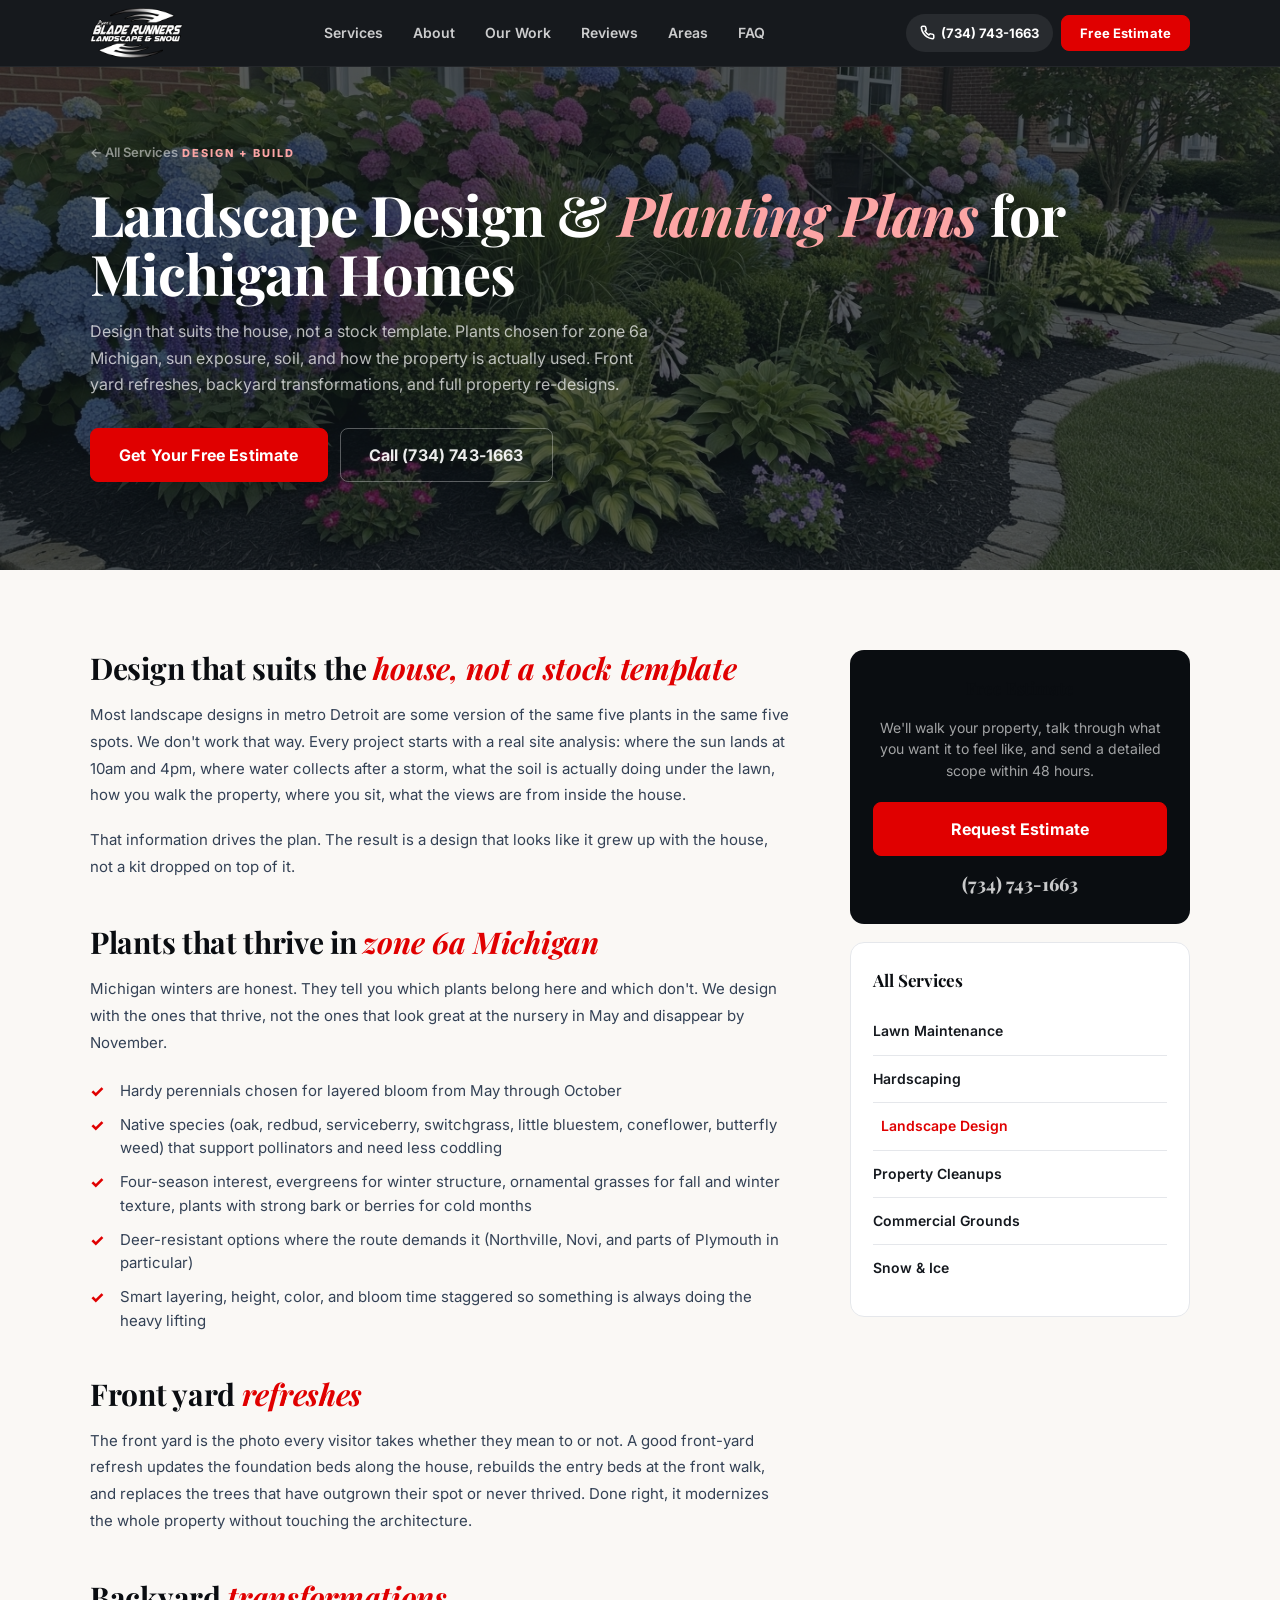
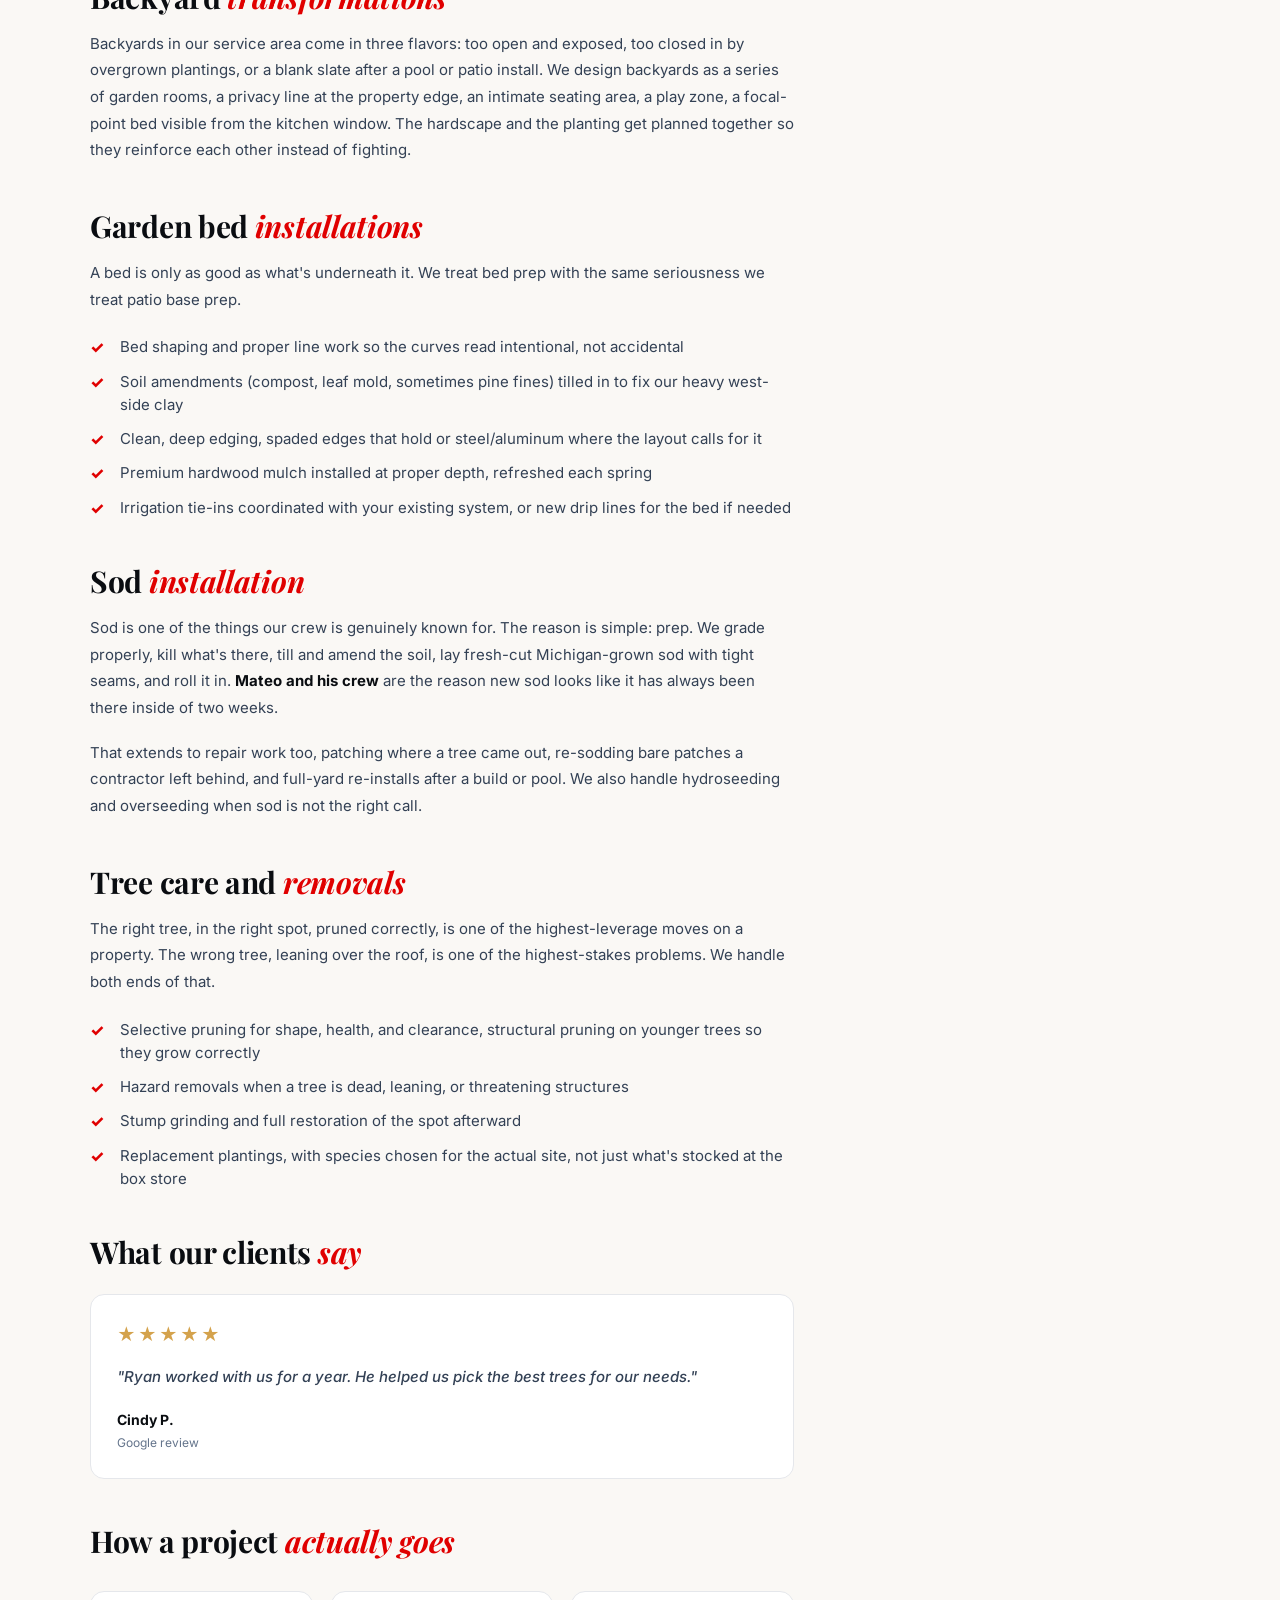
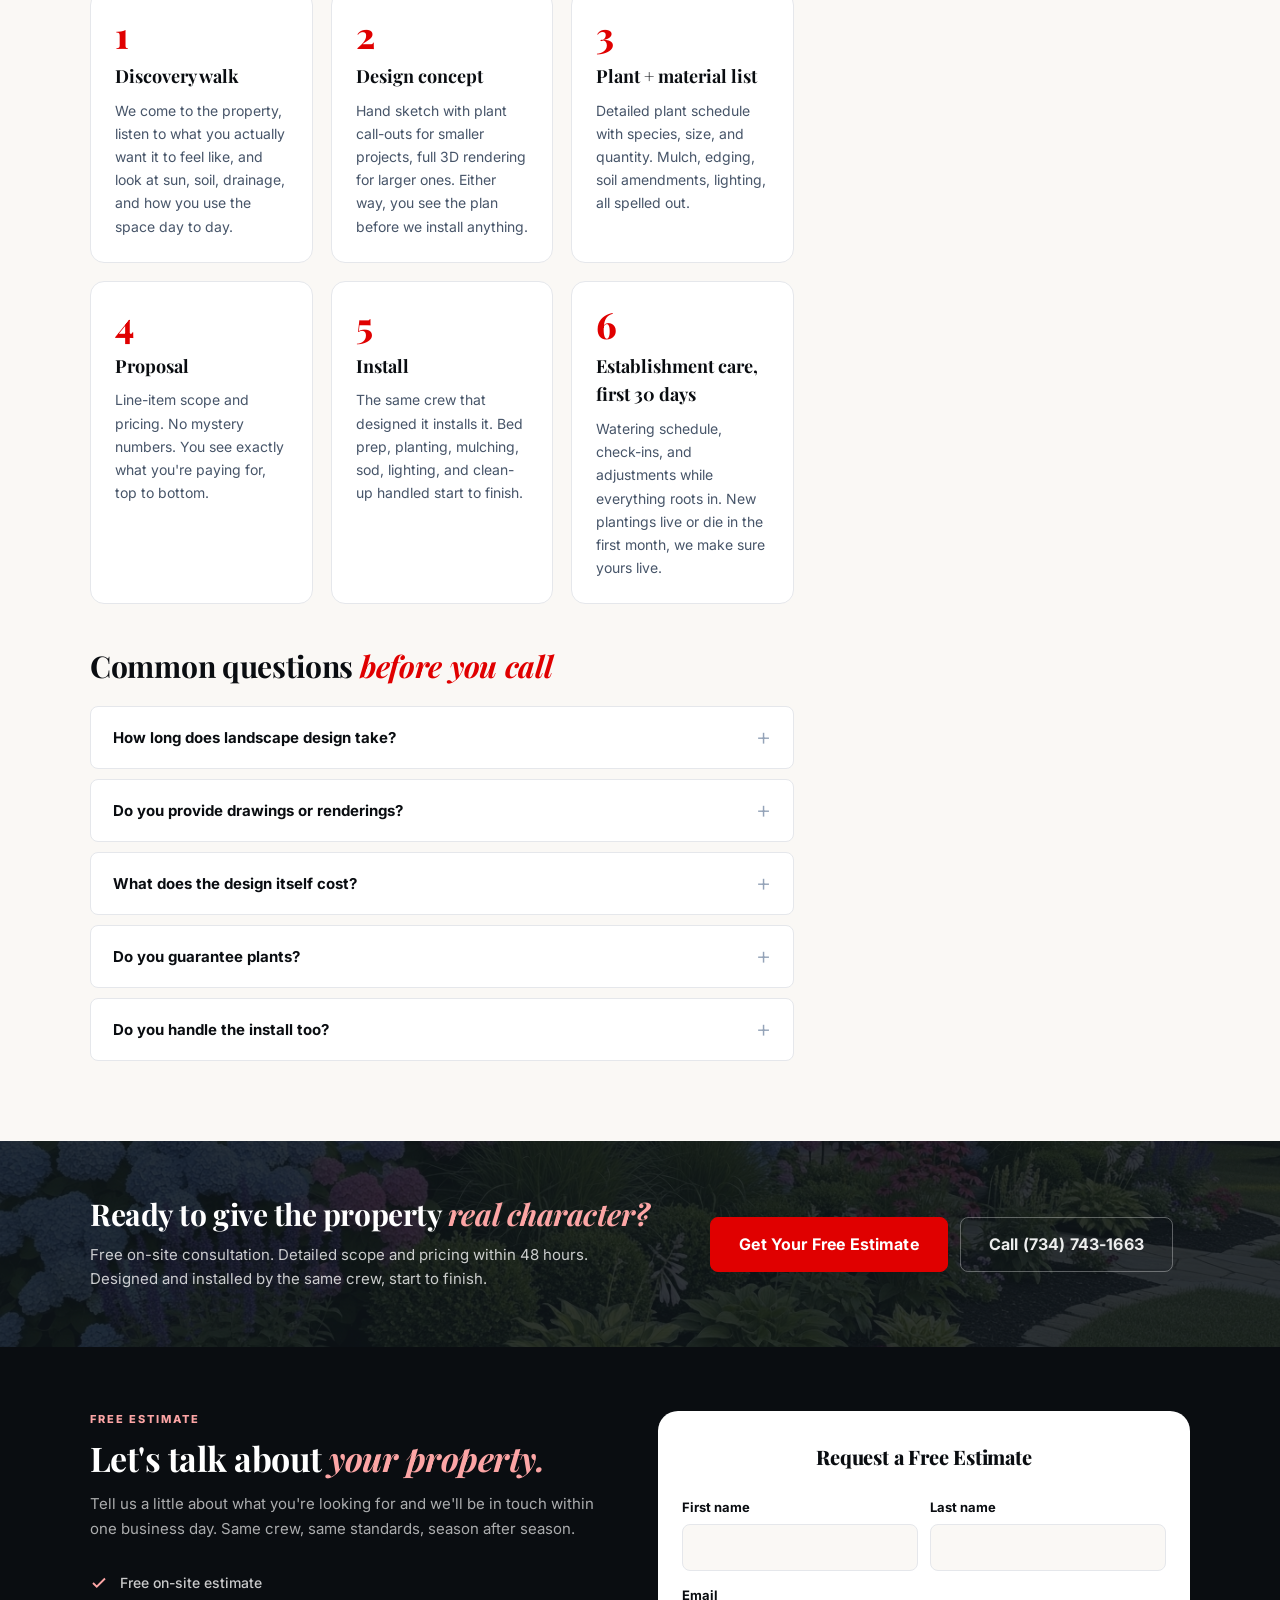
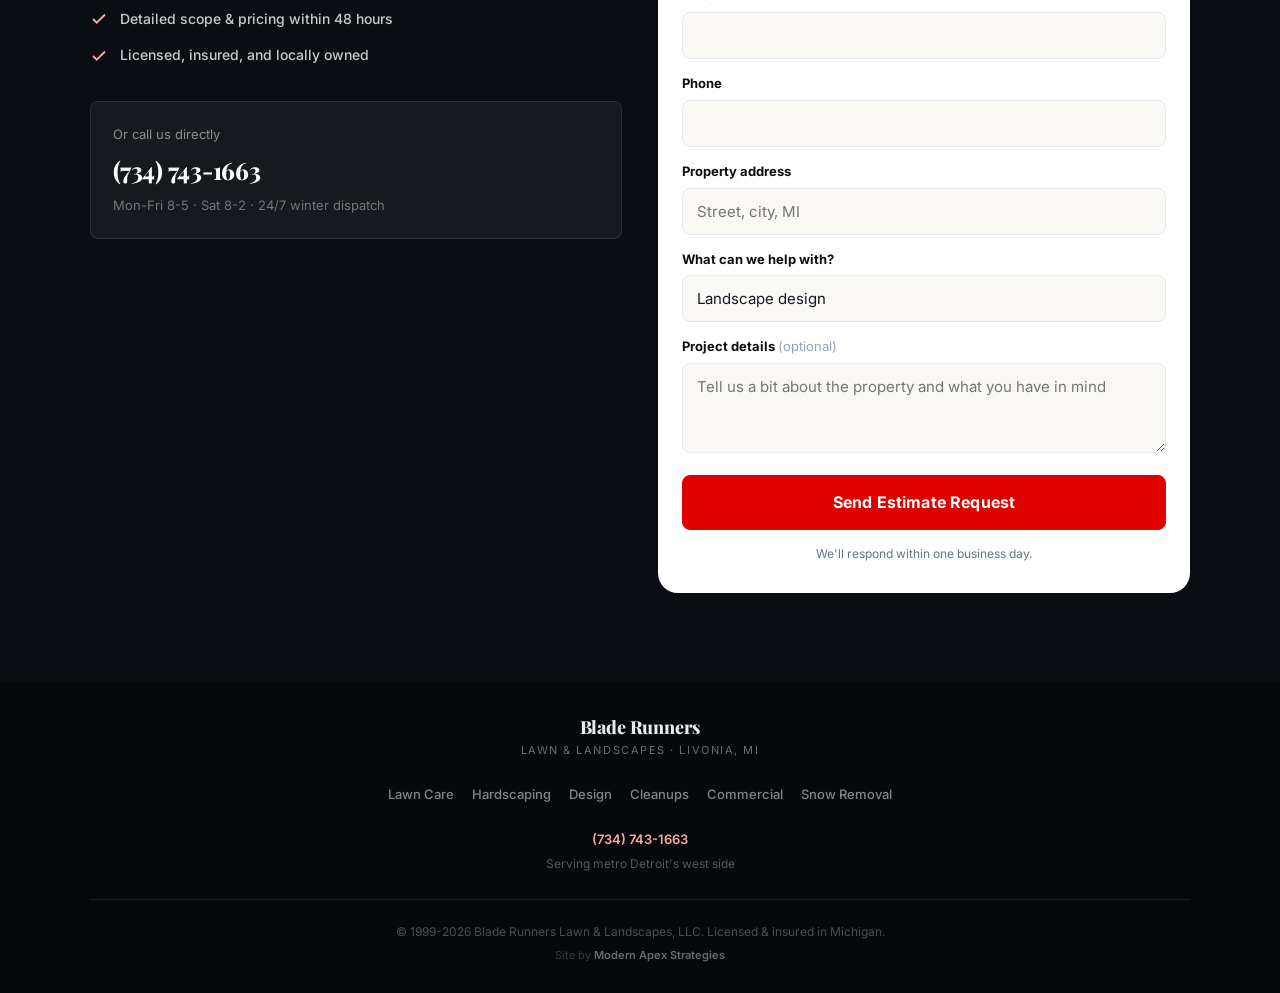
<file: landscape-design/index.html>
<!DOCTYPE html>
<html lang="en">
<head>
  <meta charset="UTF-8">
  <meta name="viewport" content="width=device-width, initial-scale=1.0">
  <title>Landscape Design Livonia, Novi &amp; Northville MI | Planting Plans | Blade Runners</title>
  <meta name="description" content="Custom landscape design and planting plans for Michigan homes. Front yard refreshes, backyard transformations, garden beds, sod, and tree care. Free estimates: (734) 743-1663.">
  <meta name="keywords" content="landscape design livonia mi, landscape designer novi, planting plans northville, garden bed installation michigan, sod installation livonia, tree care plymouth, blade runners landscape design">
  <meta name="robots" content="index, follow">
  <link rel="canonical" href="https://bladerunnerslandscapes.com/landscape-design/">

  <meta property="og:site_name" content="Blade Runners Lawn &amp; Landscapes">
  <meta property="og:title" content="Landscape Design &amp; Planting Plans for Michigan Homes | Blade Runners">
  <meta property="og:description" content="Design that suits the house, not a stock template. Plants that thrive in zone 6a Michigan. Front and backyard transformations across Livonia, Novi, Northville &amp; Plymouth.">
  <meta property="og:type" content="website">
  <meta property="og:url" content="https://bladerunnerslandscapes.com/landscape-design/">
  <meta property="og:image" content="https://bladerunnerslandscapes.com/assets/images/svc-landscape-design.jpg">
  <meta property="og:image:width" content="1200">
  <meta property="og:image:height" content="630">
  <meta property="og:locale" content="en_US">
  <meta name="twitter:card" content="summary_large_image">
  <meta name="twitter:title" content="Landscape Design &amp; Planting Plans | Blade Runners">
  <meta name="twitter:description" content="Custom landscape design and planting plans for Michigan homes across metro Detroit's west side.">
  <meta name="twitter:image" content="https://bladerunnerslandscapes.com/assets/images/svc-landscape-design.jpg">

  <link rel="icon" type="image/png" href="../assets/images/br-logo-original.png">
  <link rel="apple-touch-icon" href="../assets/images/br-logo-original.png">

  <script type="application/ld+json">
  {
    "@context": "https://schema.org",
    "@type": "Service",
    "serviceType": "Landscape Design &amp; Planting Plans",
    "name": "Landscape Design &amp; Planting Plans",
    "description": "Site-specific landscape design, planting plans, garden bed installations, sod installation, and tree care for residential properties across western Wayne and southern Oakland counties, Michigan.",
    "provider": {
      "@type": "LandscapingBusiness",
      "name": "Blade Runners Lawn & Landscapes, LLC",
      "url": "https://bladerunnerslandscapes.com",
      "telephone": "+17347431663",
      "image": "https://bladerunnerslandscapes.com/assets/images/og-image.jpg",
      "address": {
        "@type": "PostalAddress",
        "streetAddress": "19523 Merriman Rd",
        "addressLocality": "Livonia",
        "addressRegion": "MI",
        "postalCode": "48152",
        "addressCountry": "US"
      },
      "priceRange": "$$",
      "aggregateRating": {"@type":"AggregateRating","ratingValue":"4.2","reviewCount":"31","bestRating":"5"}
    },
    "areaServed": ["Livonia, MI","Novi, MI","Northville, MI","Plymouth, MI","Farmington Hills, MI","Westland, MI","Redford, MI","Canton, MI","South Lyon, MI"]
  }
  </script>

  <script type="application/ld+json">
  {
    "@context": "https://schema.org",
    "@type": "BreadcrumbList",
    "itemListElement": [
      {"@type":"ListItem","position":1,"name":"Home","item":"https://bladerunnerslandscapes.com/"},
      {"@type":"ListItem","position":2,"name":"Landscape Design","item":"https://bladerunnerslandscapes.com/landscape-design/"}
    ]
  }
  </script>

  <script type="application/ld+json">
  {
    "@context": "https://schema.org",
    "@type": "FAQPage",
    "mainEntity": [
      {"@type":"Question","name":"How long does landscape design take?","acceptedAnswer":{"@type":"Answer","text":"For a typical front-yard refresh or backyard planting plan, we move from first walk to a final concept in about two to three weeks. Larger full-property designs with hardscape integration can run four to six weeks. We also do small same-day designs for simple bed refreshes when the situation calls for it."}},
      {"@type":"Question","name":"Do you provide drawings or renderings?","acceptedAnswer":{"@type":"Answer","text":"Yes. Most projects get either a hand sketch with plant call-outs or a 3D rendering, depending on scope. Renderings make it much easier to commit to a plan when you can see it before we install. Larger projects with hardscape integration almost always include 3D."}},
      {"@type":"Question","name":"What does the design itself cost?","acceptedAnswer":{"@type":"Answer","text":"For most residential projects, we roll the design fee into the install. If you want a stand-alone design with no install commitment, we charge a flat fee scaled to the scope so you have something usable. We talk through this upfront, no surprises."}},
      {"@type":"Question","name":"Do you guarantee plants?","acceptedAnswer":{"@type":"Answer","text":"Yes. We guarantee installed trees and shrubs for one full year, provided you follow the watering schedule we leave with you. Perennials are guaranteed through their first establishment period. If something fails on us, we replace it."}},
      {"@type":"Question","name":"Do you handle the install too?","acceptedAnswer":{"@type":"Answer","text":"Yes. The same crew that designs your project installs it, which is a big reason the finished result actually matches the plan. From bed prep and soil amendments to plant install, mulch, edging, sod, and irrigation tie-ins, we handle the whole scope under one roof."}}
    ]
  }
  </script>

  <link rel="preconnect" href="https://fonts.googleapis.com">
  <link rel="preconnect" href="https://fonts.gstatic.com" crossorigin>
  <link href="https://fonts.googleapis.com/css2?family=Inter:wght@400;500;600;700;800;900&family=Playfair+Display:ital,wght@0,700;0,800;0,900;1,800&display=swap" rel="stylesheet">
  <link rel="stylesheet" href="../styles.css?v=20260624a">
</head>
<body>

  <!-- Sticky Mobile CTA -->
  <div class="sticky-cta" id="stickyCta">
    <a href="tel:+17347431663" class="sticky-cta__call">
      <svg width="18" height="18" viewBox="0 0 24 24" fill="none" stroke="currentColor" stroke-width="2.5"><path d="M22 16.92v3a2 2 0 01-2.18 2 19.79 19.79 0 01-8.63-3.07 19.5 19.5 0 01-6-6 19.79 19.79 0 01-3.07-8.67A2 2 0 014.11 2h3a2 2 0 012 1.72c.127.96.361 1.903.7 2.81a2 2 0 01-.45 2.11L8.09 9.91a16 16 0 006 6l1.27-1.27a2 2 0 012.11-.45c.907.339 1.85.573 2.81.7A2 2 0 0122 16.92z"/></svg>
      Call Now
    </a>
    <a href="../#contact" class="sticky-cta__quote">Free Estimate</a>
  </div>

  <!-- Header -->
  <header class="header" id="header">
    <div class="container">
      <div class="header__inner">
        <a href="../" class="header__brand"><img src="../assets/images/br-logo.png" alt="Blade Runners Lawn &amp; Landscapes" class="header__logo"></a>
        <nav class="header__nav" id="desktopNav">
          <a href="../#services">Services</a>
          <a href="../about/">About</a>
          <a href="../#work">Our Work</a>
          <a href="../#reviews">Reviews</a>
          <a href="../#areas">Areas</a>
          <a href="../#faq">FAQ</a>
        </nav>
        <div class="header__actions">
          <a href="tel:+17347431663" class="header__phone">
            <svg width="15" height="15" viewBox="0 0 24 24" fill="none" stroke="currentColor" stroke-width="2.5"><path d="M22 16.92v3a2 2 0 01-2.18 2 19.79 19.79 0 01-8.63-3.07 19.5 19.5 0 01-6-6 19.79 19.79 0 01-3.07-8.67A2 2 0 014.11 2h3a2 2 0 012 1.72c.127.96.361 1.903.7 2.81a2 2 0 01-.45 2.11L8.09 9.91a16 16 0 006 6l1.27-1.27a2 2 0 012.11-.45c.907.339 1.85.573 2.81.7A2 2 0 0122 16.92z"/></svg>
            <span>(734) 743-1663</span>
          </a>
          <a href="../#contact" class="btn btn--primary btn--sm header__cta">Free Estimate</a>
          <button class="hamburger" id="hamburger" aria-label="Open menu"><span></span><span></span><span></span></button>
        </div>
      </div>
    </div>
  </header>
  <div class="mobile-menu" id="mobileMenu">
    <nav class="mobile-menu__nav">
      <a href="../#services">Services</a>
      <a href="../about/">About</a>
      <a href="../#work">Our Work</a>
      <a href="../#reviews">Reviews</a>
      <a href="../#areas">Areas</a>
      <a href="../#faq">FAQ</a>
      <a href="../#contact" class="btn btn--primary btn--lg btn--full">Get Free Estimate</a>
    </nav>
  </div>

  <!-- Service Hero -->
  <section class="svc-hero" style="background-image:url('../assets/images/svc-landscape-design.jpg');">
    <div class="svc-hero__overlay"></div>
    <div class="container">
      <div class="svc-hero__content">
        <a href="../#services" class="svc-hero__back">&larr; All Services</a>
        <span class="svc-hero__eyebrow">Design + Build</span>
        <h1 class="svc-hero__title">Landscape Design &amp; <em>Planting Plans</em> for Michigan Homes</h1>
        <p class="svc-hero__sub">Design that suits the house, not a stock template. Plants chosen for zone 6a Michigan, sun exposure, soil, and how the property is actually used. Front yard refreshes, backyard transformations, and full property re-designs.</p>
        <div class="svc-hero__ctas">
          <a href="../#contact" class="btn btn--primary btn--lg">Get Your Free Estimate</a>
          <a href="tel:+17347431663" class="btn btn--outline-light btn--lg">Call (734) 743-1663</a>
        </div>
      </div>
    </div>
  </section>

  <!-- Service Content -->
  <section class="svc-content">
    <div class="container">
      <div class="svc-content__grid">
        <div class="svc-content__main">

          <h2>Design that suits the <em>house, not a stock template</em></h2>
          <p>Most landscape designs in metro Detroit are some version of the same five plants in the same five spots. We don't work that way. Every project starts with a real site analysis: where the sun lands at 10am and 4pm, where water collects after a storm, what the soil is actually doing under the lawn, how you walk the property, where you sit, what the views are from inside the house.</p>
          <p>That information drives the plan. The result is a design that looks like it grew up with the house, not a kit dropped on top of it.</p>

          <h2>Plants that thrive in <em>zone 6a Michigan</em></h2>
          <p>Michigan winters are honest. They tell you which plants belong here and which don't. We design with the ones that thrive, not the ones that look great at the nursery in May and disappear by November.</p>
          <ul class="svc-checklist">
            <li>Hardy perennials chosen for layered bloom from May through October</li>
            <li>Native species (oak, redbud, serviceberry, switchgrass, little bluestem, coneflower, butterfly weed) that support pollinators and need less coddling</li>
            <li>Four-season interest, evergreens for winter structure, ornamental grasses for fall and winter texture, plants with strong bark or berries for cold months</li>
            <li>Deer-resistant options where the route demands it (Northville, Novi, and parts of Plymouth in particular)</li>
            <li>Smart layering, height, color, and bloom time staggered so something is always doing the heavy lifting</li>
          </ul>

          <h2>Front yard <em>refreshes</em></h2>
          <p>The front yard is the photo every visitor takes whether they mean to or not. A good front-yard refresh updates the foundation beds along the house, rebuilds the entry beds at the front walk, and replaces the trees that have outgrown their spot or never thrived. Done right, it modernizes the whole property without touching the architecture.</p>

          <h2>Backyard <em>transformations</em></h2>
          <p>Backyards in our service area come in three flavors: too open and exposed, too closed in by overgrown plantings, or a blank slate after a pool or patio install. We design backyards as a series of garden rooms, a privacy line at the property edge, an intimate seating area, a play zone, a focal-point bed visible from the kitchen window. The hardscape and the planting get planned together so they reinforce each other instead of fighting.</p>

          <h2>Garden bed <em>installations</em></h2>
          <p>A bed is only as good as what's underneath it. We treat bed prep with the same seriousness we treat patio base prep.</p>
          <ul class="svc-checklist">
            <li>Bed shaping and proper line work so the curves read intentional, not accidental</li>
            <li>Soil amendments (compost, leaf mold, sometimes pine fines) tilled in to fix our heavy west-side clay</li>
            <li>Clean, deep edging, spaded edges that hold or steel/aluminum where the layout calls for it</li>
            <li>Premium hardwood mulch installed at proper depth, refreshed each spring</li>
            <li>Irrigation tie-ins coordinated with your existing system, or new drip lines for the bed if needed</li>
          </ul>

          <h2>Sod <em>installation</em></h2>
          <p>Sod is one of the things our crew is genuinely known for. The reason is simple: prep. We grade properly, kill what's there, till and amend the soil, lay fresh-cut Michigan-grown sod with tight seams, and roll it in. <strong>Mateo and his crew</strong> are the reason new sod looks like it has always been there inside of two weeks.</p>
          <p>That extends to repair work too, patching where a tree came out, re-sodding bare patches a contractor left behind, and full-yard re-installs after a build or pool. We also handle hydroseeding and overseeding when sod is not the right call.</p>

          <h2>Tree care and <em>removals</em></h2>
          <p>The right tree, in the right spot, pruned correctly, is one of the highest-leverage moves on a property. The wrong tree, leaning over the roof, is one of the highest-stakes problems. We handle both ends of that.</p>
          <ul class="svc-checklist">
            <li>Selective pruning for shape, health, and clearance, structural pruning on younger trees so they grow correctly</li>
            <li>Hazard removals when a tree is dead, leaning, or threatening structures</li>
            <li>Stump grinding and full restoration of the spot afterward</li>
            <li>Replacement plantings, with species chosen for the actual site, not just what's stocked at the box store</li>
          </ul>

          <h2>What our clients <em>say</em></h2>
          <div class="review-card" style="margin:24px 0 8px;background:var(--white);border:1px solid var(--gray-200);border-radius:var(--radius-lg);padding:26px;opacity:1;transform:none">
            <div class="review-card__stars">&#9733;&#9733;&#9733;&#9733;&#9733;</div>
            <p>"Ryan worked with us for a year. He helped us pick the best trees for our needs."</p>
            <span class="review-card__name">Cindy P.</span>
            <span class="review-card__src">Google review</span>
          </div>

          <h2>How a project <em>actually goes</em></h2>
          <div class="process-grid">
            <div class="process-card">
              <span class="process-card__num">1</span>
              <h3>Discovery walk</h3>
              <p>We come to the property, listen to what you actually want it to feel like, and look at sun, soil, drainage, and how you use the space day to day.</p>
            </div>
            <div class="process-card">
              <span class="process-card__num">2</span>
              <h3>Design concept</h3>
              <p>Hand sketch with plant call-outs for smaller projects, full 3D rendering for larger ones. Either way, you see the plan before we install anything.</p>
            </div>
            <div class="process-card">
              <span class="process-card__num">3</span>
              <h3>Plant + material list</h3>
              <p>Detailed plant schedule with species, size, and quantity. Mulch, edging, soil amendments, lighting, all spelled out.</p>
            </div>
            <div class="process-card">
              <span class="process-card__num">4</span>
              <h3>Proposal</h3>
              <p>Line-item scope and pricing. No mystery numbers. You see exactly what you're paying for, top to bottom.</p>
            </div>
            <div class="process-card">
              <span class="process-card__num">5</span>
              <h3>Install</h3>
              <p>The same crew that designed it installs it. Bed prep, planting, mulching, sod, lighting, and clean-up handled start to finish.</p>
            </div>
            <div class="process-card">
              <span class="process-card__num">6</span>
              <h3>Establishment care, first 30 days</h3>
              <p>Watering schedule, check-ins, and adjustments while everything roots in. New plantings live or die in the first month, we make sure yours live.</p>
            </div>
          </div>

          <h2>Common questions <em>before you call</em></h2>
          <div class="faq__list" style="margin-top:22px">
            <details class="faq__item">
              <summary>How long does landscape design take?</summary>
              <p>For a typical front-yard refresh or backyard planting plan, we move from first walk to a final concept in about two to three weeks. Larger full-property designs with hardscape integration can run four to six weeks. We also do small same-day designs for simple bed refreshes when the situation calls for it.</p>
            </details>
            <details class="faq__item">
              <summary>Do you provide drawings or renderings?</summary>
              <p>Yes. Most projects get either a hand sketch with plant call-outs or a 3D rendering, depending on scope. Renderings make it much easier to commit to a plan when you can see it before we install. Larger projects with hardscape integration almost always include 3D.</p>
            </details>
            <details class="faq__item">
              <summary>What does the design itself cost?</summary>
              <p>For most residential projects, we roll the design fee into the install. If you want a stand-alone design with no install commitment, we charge a flat fee scaled to the scope so you have something usable. We talk through this upfront, no surprises.</p>
            </details>
            <details class="faq__item">
              <summary>Do you guarantee plants?</summary>
              <p>Yes. We guarantee installed trees and shrubs for one full year, provided you follow the watering schedule we leave with you. Perennials are guaranteed through their first establishment period. If something fails on us, we replace it.</p>
            </details>
            <details class="faq__item">
              <summary>Do you handle the install too?</summary>
              <p>Yes. The same crew that designs your project installs it, which is a big reason the finished result actually matches the plan. From bed prep and soil amendments to plant install, mulch, edging, sod, and irrigation tie-ins, we handle the whole scope under one roof.</p>
            </details>
          </div>

        </div>

        <aside class="svc-content__sidebar">
          <div class="svc-sidebar-card svc-sidebar-card--cta">
            <h3>Free Estimate</h3>
            <p>We'll walk your property, talk through what you want it to feel like, and send a detailed scope within 48 hours.</p>
            <a href="../#contact" class="btn btn--primary btn--lg btn--full">Request Estimate</a>
            <a href="tel:+17347431663" class="svc-sidebar-phone">(734) 743-1663</a>
          </div>
          <div class="svc-sidebar-card">
            <h3>All Services</h3>
            <ul class="svc-sidebar-links">
              <li><a href="../lawn-maintenance/">Lawn Maintenance</a></li>
              <li><a href="../hardscaping/">Hardscaping</a></li>
              <li><a href="../landscape-design/" class="is-current">Landscape Design</a></li>
              <li><a href="../landscape-cleanup/">Property Cleanups</a></li>
              <li><a href="../commercial-lawn-maintenance/">Commercial Grounds</a></li>
              <li><a href="../snow-removal/">Snow &amp; Ice</a></li>
            </ul>
          </div>
        </aside>
      </div>
    </div>
  </section>

  <!-- CTA Banner -->
  <section class="cta-banner" style="background-image:url('../assets/images/svc-landscape-design.jpg')">
    <div class="container">
      <div class="cta-banner__inner">
        <div>
          <h2>Ready to give the property <em>real character?</em></h2>
          <p>Free on-site consultation. Detailed scope and pricing within 48 hours. Designed and installed by the same crew, start to finish.</p>
        </div>
        <div class="cta-banner__actions">
          <a href="../#contact" class="btn btn--primary btn--lg">Get Your Free Estimate</a>
          <a href="tel:+17347431663" class="btn btn--outline-light btn--lg">Call (734) 743-1663</a>
        </div>
      </div>
    </div>
  </section>

  <!-- Contact -->
  <section class="contact" id="contact">
    <div class="container">
      <div class="contact__wrapper">
        <div class="contact__text">
          <span class="eyebrow eyebrow--light section-title--left" style="text-align:left">Free estimate</span>
          <h2 class="contact__title">Let's talk about <em>your property.</em></h2>
          <p class="contact__sub">Tell us a little about what you're looking for and we'll be in touch within one business day. Same crew, same standards, season after season.</p>
          <div class="contact__perks">
            <div class="contact__perk"><svg width="18" height="18" viewBox="0 0 24 24" fill="none" stroke="currentColor" stroke-width="2.5"><path d="M20 6L9 17l-5-5"/></svg>Free on-site estimate</div>
            <div class="contact__perk"><svg width="18" height="18" viewBox="0 0 24 24" fill="none" stroke="currentColor" stroke-width="2.5"><path d="M20 6L9 17l-5-5"/></svg>Detailed scope &amp; pricing within 48 hours</div>
            <div class="contact__perk"><svg width="18" height="18" viewBox="0 0 24 24" fill="none" stroke="currentColor" stroke-width="2.5"><path d="M20 6L9 17l-5-5"/></svg>Licensed, insured, and locally owned</div>
          </div>
          <div class="contact__direct">
            <p>Or call us directly</p>
            <a href="tel:+17347431663" class="contact__phone">(734) 743-1663</a>
            <p class="contact__hours">Mon-Fri 8-5 &middot; Sat 8-2 &middot; 24/7 winter dispatch</p>
          </div>
        </div>

        <form class="contact__form" action="https://formspree.io/f/your-form-id" method="POST">
          <h3 class="contact__form-title">Request a Free Estimate</h3>
          <div class="form-row">
            <div class="form-group"><label for="firstName">First name</label><input type="text" id="firstName" name="first_name" required></div>
            <div class="form-group"><label for="lastName">Last name</label><input type="text" id="lastName" name="last_name" required></div>
          </div>
          <div class="form-group"><label for="email">Email</label><input type="email" id="email" name="email" required></div>
          <div class="form-group"><label for="phone">Phone</label><input type="tel" id="phone" name="phone" required></div>
          <div class="form-group"><label for="address">Property address</label><input type="text" id="address" name="address" placeholder="Street, city, MI" required></div>
          <div class="form-group">
            <label for="service">What can we help with?</label>
            <select id="service" name="service" required>
              <option value="">Select a service</option>
              <option selected>Landscape design</option>
              <option>Lawn maintenance</option>
              <option>Hardscaping (patio, walls, fire pit)</option>
              <option>Sod installation</option>
              <option>Spring or fall cleanup</option>
              <option>Commercial grounds care</option>
              <option>Snow &amp; ice management</option>
              <option>Tree services</option>
              <option>Multiple / not sure</option>
            </select>
          </div>
          <div class="form-group"><label for="details">Project details <span class="optional">(optional)</span></label><textarea id="details" name="details" placeholder="Tell us a bit about the property and what you have in mind"></textarea></div>
          <button type="submit" class="btn btn--primary btn--lg btn--full">Send Estimate Request</button>
          <p class="form-note">We'll respond within one business day.</p>
        </form>
      </div>
    </div>
  </section>

  <!-- Footer -->
  <footer class="footer">
    <div class="container">
      <div class="footer__top">
        <div>
          <span class="footer__name">Blade Runners</span>
          <span class="footer__sub">Lawn &amp; Landscapes &middot; Livonia, MI</span>
        </div>
        <nav class="footer__links">
          <a href="../lawn-maintenance/">Lawn Care</a>
          <a href="../hardscaping/">Hardscaping</a>
          <a href="../landscape-design/">Design</a>
          <a href="../landscape-cleanup/">Cleanups</a>
          <a href="../commercial-lawn-maintenance/">Commercial</a>
          <a href="../snow-removal/">Snow Removal</a>
        </nav>
        <div class="footer__contact">
          <a href="tel:+17347431663">(734) 743-1663</a>
          <span>Serving metro Detroit's west side</span>
        </div>
      </div>
      <div class="footer__bottom">
        <p>&copy; 1999-2026 Blade Runners Lawn &amp; Landscapes, LLC. Licensed &amp; insured in Michigan.</p>
        <p class="footer__credit">Site by <a href="https://modernapexstrategies.com" target="_blank" rel="noopener">Modern Apex Strategies</a></p>
      </div>
    </div>
  </footer>

  <script src="../assets/js/site.js?v=20260624a" defer></script>
  <script>
    const s=document.getElementById('stickyCta'),h=document.getElementById('header');
    window.addEventListener('scroll',()=>{s&&s.classList.toggle('sticky-cta--visible',window.scrollY>400);h&&h.classList.toggle('header--scrolled',window.scrollY>20)});
    const b=document.getElementById('hamburger'),m=document.getElementById('mobileMenu');
    b&&b.addEventListener('click',()=>{b.classList.toggle('is-active');m.classList.toggle('is-open');document.body.classList.toggle('menu-open')});
    m&&m.querySelectorAll('a').forEach(l=>l.addEventListener('click',()=>{b.classList.remove('is-active');m.classList.remove('is-open');document.body.classList.remove('menu-open')}));
  </script>
</body>
</html>
</file>
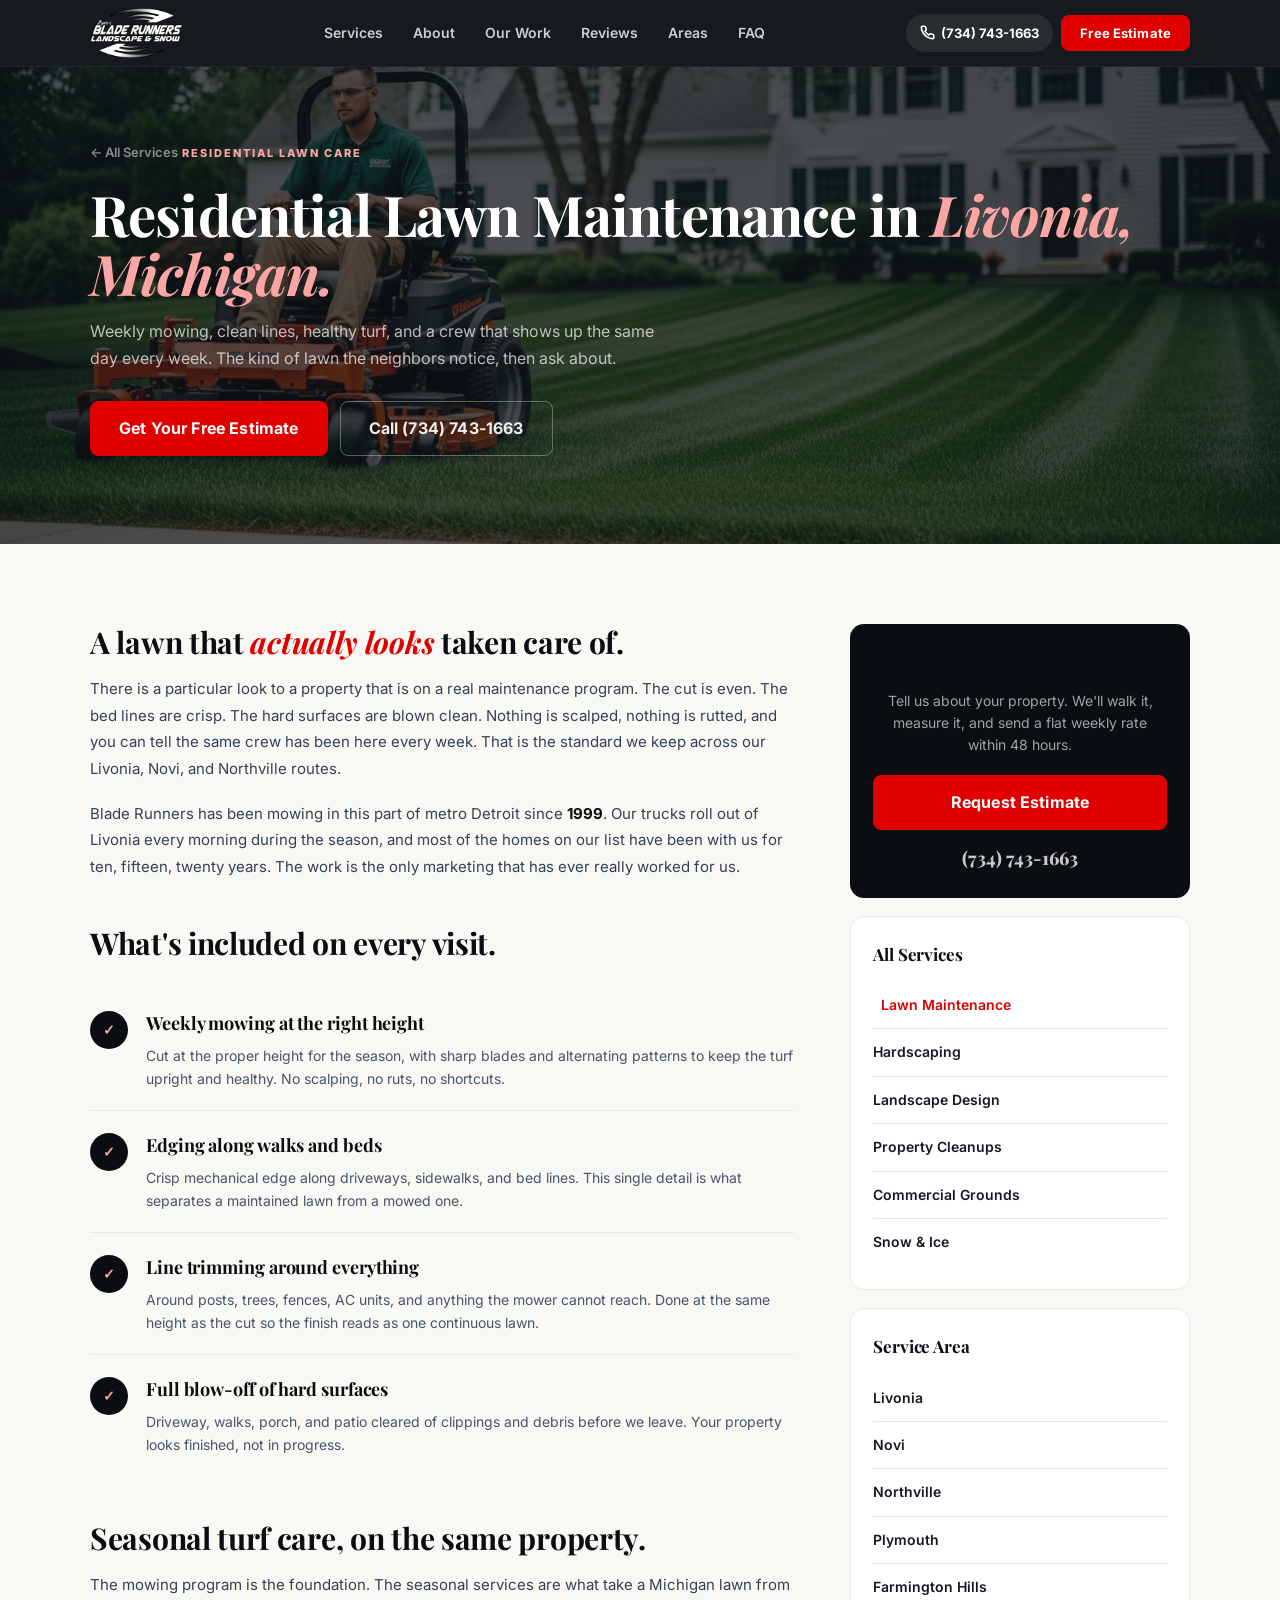
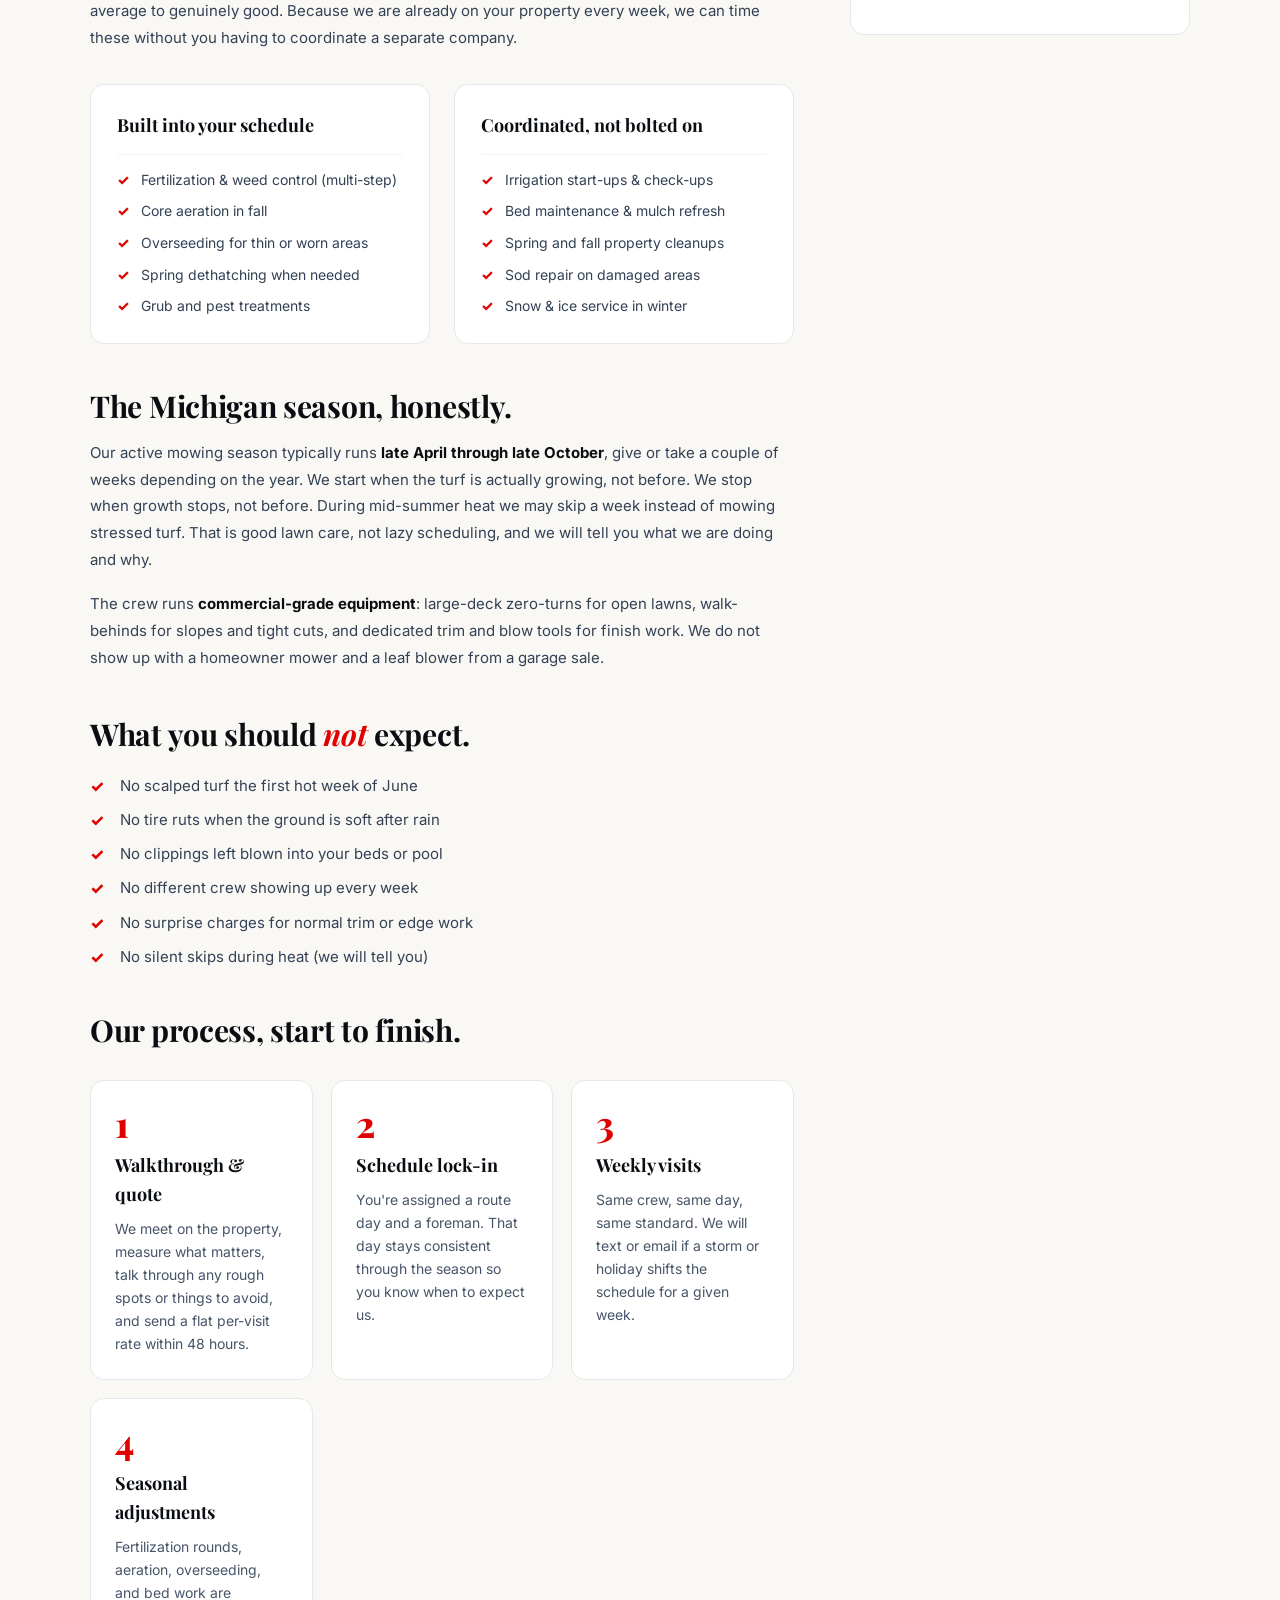
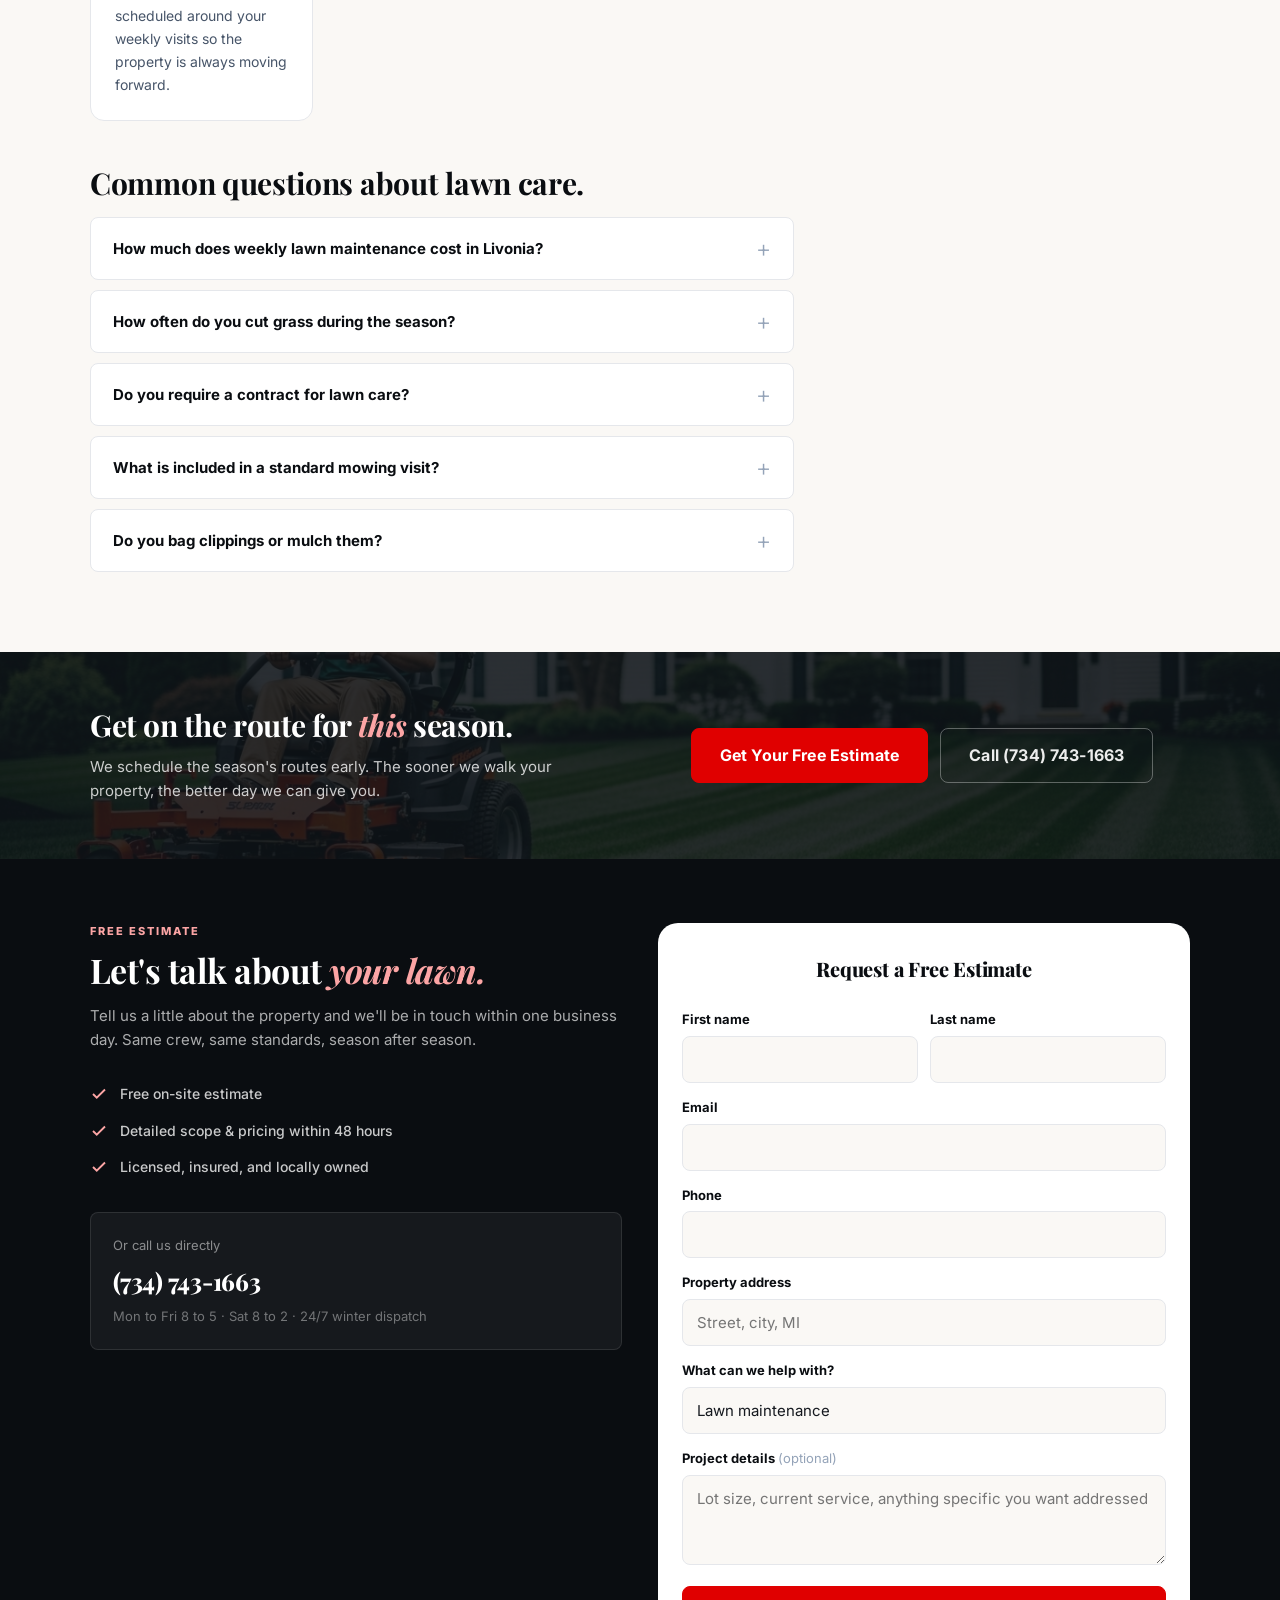
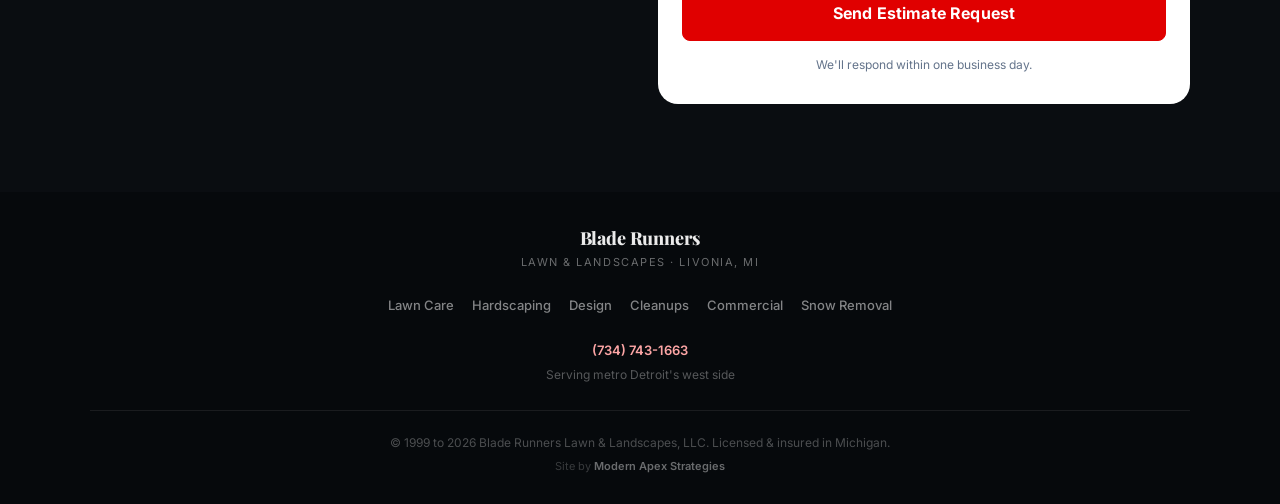
<file: lawn-maintenance/index.html>
<!DOCTYPE html>
<html lang="en">
<head>
  <meta charset="UTF-8">
  <meta name="viewport" content="width=device-width, initial-scale=1.0">
  <title>Lawn Care Livonia MI | Weekly Mowing &amp; Maintenance | Blade Runners</title>
  <meta name="description" content="Weekly residential lawn maintenance in Livonia, Novi, Northville &amp; Plymouth. Mowing, edging, trimming, fertilization, aeration. Same crew every visit. Call (734) 743-1663.">
  <meta name="keywords" content="lawn care livonia mi, lawn maintenance livonia, weekly mowing novi mi, lawn service northville, residential lawn care, fertilization livonia, aeration michigan, lawn company plymouth mi">
  <meta name="robots" content="index, follow">
  <link rel="canonical" href="https://bladerunnerslandscapes.com/lawn-maintenance/">

  <meta property="og:site_name" content="Blade Runners Lawn &amp; Landscapes">
  <meta property="og:title" content="Residential Lawn Maintenance in Livonia, Michigan | Blade Runners">
  <meta property="og:description" content="Weekly mowing, edging, trimming, and seasonal turf care from Livonia's most trusted landscape crew. 25+ years on the same route.">
  <meta property="og:type" content="website">
  <meta property="og:url" content="https://bladerunnerslandscapes.com/lawn-maintenance/">
  <meta property="og:image" content="https://bladerunnerslandscapes.com/assets/images/svc-lawn-maintenance.jpg">
  <meta property="og:image:width" content="1200">
  <meta property="og:image:height" content="630">
  <meta property="og:locale" content="en_US">
  <meta name="twitter:card" content="summary_large_image">
  <meta name="twitter:title" content="Lawn Care Livonia MI | Blade Runners">
  <meta name="twitter:description" content="Weekly residential lawn care in Livonia, Novi, Northville &amp; Plymouth. Same trusted crew, every visit.">
  <meta name="twitter:image" content="https://bladerunnerslandscapes.com/assets/images/svc-lawn-maintenance.jpg">

  <link rel="icon" type="image/png" href="../assets/images/br-logo-original.png">
  <link rel="apple-touch-icon" href="../assets/images/br-logo-original.png">

  <script type="application/ld+json">
  {
    "@context": "https://schema.org",
    "@type": "Service",
    "serviceType": "Residential Lawn Maintenance",
    "name": "Residential Lawn Maintenance",
    "description": "Weekly mowing, edging, line trimming, blow-off, fertilization, aeration, and seasonal turf care for residential properties across metro Detroit's west side.",
    "url": "https://bladerunnerslandscapes.com/lawn-maintenance/",
    "image": "https://bladerunnerslandscapes.com/assets/images/svc-lawn-maintenance.jpg",
    "provider": {
      "@type": "LandscapingBusiness",
      "name": "Blade Runners Lawn & Landscapes, LLC",
      "url": "https://bladerunnerslandscapes.com",
      "telephone": "+17347431663",
      "address": {
        "@type": "PostalAddress",
        "streetAddress": "19523 Merriman Rd",
        "addressLocality": "Livonia",
        "addressRegion": "MI",
        "postalCode": "48152",
        "addressCountry": "US"
      },
      "aggregateRating": {"@type":"AggregateRating","ratingValue":"4.2","reviewCount":"31","bestRating":"5"}
    },
    "areaServed": [
      {"@type":"City","name":"Livonia"},
      {"@type":"City","name":"Novi"},
      {"@type":"City","name":"Northville"},
      {"@type":"City","name":"Plymouth"},
      {"@type":"City","name":"Farmington Hills"},
      {"@type":"City","name":"Westland"},
      {"@type":"City","name":"Redford"},
      {"@type":"City","name":"Canton"},
      {"@type":"City","name":"South Lyon"}
    ]
  }
  </script>

  <script type="application/ld+json">
  {
    "@context": "https://schema.org",
    "@type": "BreadcrumbList",
    "itemListElement": [
      {"@type":"ListItem","position":1,"name":"Home","item":"https://bladerunnerslandscapes.com/"},
      {"@type":"ListItem","position":2,"name":"Services","item":"https://bladerunnerslandscapes.com/#services"},
      {"@type":"ListItem","position":3,"name":"Lawn Maintenance","item":"https://bladerunnerslandscapes.com/lawn-maintenance/"}
    ]
  }
  </script>

  <script type="application/ld+json">
  {
    "@context": "https://schema.org",
    "@type": "FAQPage",
    "mainEntity": [
      {"@type":"Question","name":"How much does weekly lawn maintenance cost in Livonia?","acceptedAnswer":{"@type":"Answer","text":"Most residential weekly mowing programs in Livonia, Novi, and Northville fall between $45 and $95 per visit depending on lot size, terrain, and trim work. Larger estate properties price higher. We provide a flat per-visit rate after a quick walk-through, no surprise charges."}},
      {"@type":"Question","name":"How often do you cut grass during the season?","acceptedAnswer":{"@type":"Answer","text":"We cut weekly through the active growing season (typically late April through late October in southeast Michigan). During slower growth weeks (mid-summer heat, late-season cool-down) we will skip a visit rather than mow grass that does not need it."}},
      {"@type":"Question","name":"Do you require a contract for lawn care?","acceptedAnswer":{"@type":"Answer","text":"Residential lawn maintenance is season-based, not locked into a long-term contract. You can cancel with reasonable notice. Most of our clients have stayed with us for many years because the work speaks for itself, not because they were locked in."}},
      {"@type":"Question","name":"What is included in a standard mowing visit?","acceptedAnswer":{"@type":"Answer","text":"Every visit includes mowing at the proper height for the season, edging along walks, drives, and bed lines, line trimming around obstacles, and a full blow-off of all hard surfaces. Fertilization, aeration, and overseeding are scheduled separately."}},
      {"@type":"Question","name":"Do you bag clippings or mulch them?","acceptedAnswer":{"@type":"Answer","text":"We mulch clippings on standard visits. Mulched clippings return nitrogen to the soil and produce a cleaner finish when cut at the right height. We will bag on request, typically the first cut of spring or after extended rain delays."}}
    ]
  }
  </script>

  <link rel="sitemap" type="application/xml" href="../sitemap.xml">

  <link rel="preconnect" href="https://fonts.googleapis.com">
  <link rel="preconnect" href="https://fonts.gstatic.com" crossorigin>
  <link href="https://fonts.googleapis.com/css2?family=Inter:wght@400;500;600;700;800;900&family=Playfair+Display:ital,wght@0,700;0,800;0,900;1,800&display=swap" rel="stylesheet">
  <link rel="stylesheet" href="../styles.css?v=20260624a">
</head>
<body>

  <!-- Sticky Mobile CTA -->
  <div class="sticky-cta" id="stickyCta">
    <a href="tel:+17347431663" class="sticky-cta__call">
      <svg width="18" height="18" viewBox="0 0 24 24" fill="none" stroke="currentColor" stroke-width="2.5"><path d="M22 16.92v3a2 2 0 01-2.18 2 19.79 19.79 0 01-8.63-3.07 19.5 19.5 0 01-6-6 19.79 19.79 0 01-3.07-8.67A2 2 0 014.11 2h3a2 2 0 012 1.72c.127.96.361 1.903.7 2.81a2 2 0 01-.45 2.11L8.09 9.91a16 16 0 006 6l1.27-1.27a2 2 0 012.11-.45c.907.339 1.85.573 2.81.7A2 2 0 0122 16.92z"/></svg>
      Call Now
    </a>
    <a href="#contact" class="sticky-cta__quote">Free Estimate</a>
  </div>

  <!-- Header -->
  <header class="header" id="header">
    <div class="container">
      <div class="header__inner">
        <a href="../" class="header__brand"><img src="../assets/images/br-logo.png" alt="Blade Runners Lawn &amp; Landscapes" class="header__logo"></a>
        <nav class="header__nav" id="desktopNav">
          <a href="../#services">Services</a>
          <a href="../about/">About</a>
          <a href="../#work">Our Work</a>
          <a href="../#reviews">Reviews</a>
          <a href="../#areas">Areas</a>
          <a href="../#faq">FAQ</a>
        </nav>
        <div class="header__actions">
          <a href="tel:+17347431663" class="header__phone">
            <svg width="15" height="15" viewBox="0 0 24 24" fill="none" stroke="currentColor" stroke-width="2.5"><path d="M22 16.92v3a2 2 0 01-2.18 2 19.79 19.79 0 01-8.63-3.07 19.5 19.5 0 01-6-6 19.79 19.79 0 01-3.07-8.67A2 2 0 014.11 2h3a2 2 0 012 1.72c.127.96.361 1.903.7 2.81a2 2 0 01-.45 2.11L8.09 9.91a16 16 0 006 6l1.27-1.27a2 2 0 012.11-.45c.907.339 1.85.573 2.81.7A2 2 0 0122 16.92z"/></svg>
            <span>(734) 743-1663</span>
          </a>
          <a href="#contact" class="btn btn--primary btn--sm header__cta">Free Estimate</a>
          <button class="hamburger" id="hamburger" aria-label="Open menu"><span></span><span></span><span></span></button>
        </div>
      </div>
    </div>
  </header>
  <div class="mobile-menu" id="mobileMenu">
    <nav class="mobile-menu__nav">
      <a href="../#services">Services</a>
      <a href="../about/">About</a>
      <a href="../#work">Our Work</a>
      <a href="../#reviews">Reviews</a>
      <a href="../#areas">Areas</a>
      <a href="../#faq">FAQ</a>
      <a href="#contact" class="btn btn--primary btn--lg btn--full">Get Free Estimate</a>
    </nav>
  </div>

  <!-- Service Hero -->
  <section class="svc-hero" style="background-image:url('../assets/images/svc-lawn-maintenance.jpg');">
    <div class="svc-hero__overlay"></div>
    <div class="container">
      <div class="svc-hero__content">
        <a href="../#services" class="svc-hero__back">&larr; All Services</a>
        <span class="svc-hero__eyebrow">Residential Lawn Care</span>
        <h1 class="svc-hero__title">Residential Lawn Maintenance in <em>Livonia, Michigan.</em></h1>
        <p class="svc-hero__sub">Weekly mowing, clean lines, healthy turf, and a crew that shows up the same day every week. The kind of lawn the neighbors notice, then ask about.</p>
        <div class="svc-hero__ctas">
          <a href="#contact" class="btn btn--primary btn--lg">Get Your Free Estimate</a>
          <a href="tel:+17347431663" class="btn btn--outline-light btn--lg">Call (734) 743-1663</a>
        </div>
      </div>
    </div>
  </section>

  <!-- Service Content -->
  <section class="svc-content">
    <div class="container">
      <div class="svc-content__grid">
        <div class="svc-content__main">

          <h2>A lawn that <em>actually looks</em> taken care of.</h2>
          <p>There is a particular look to a property that is on a real maintenance program. The cut is even. The bed lines are crisp. The hard surfaces are blown clean. Nothing is scalped, nothing is rutted, and you can tell the same crew has been here every week. That is the standard we keep across our Livonia, Novi, and Northville routes.</p>
          <p>Blade Runners has been mowing in this part of metro Detroit since <strong>1999</strong>. Our trucks roll out of Livonia every morning during the season, and most of the homes on our list have been with us for ten, fifteen, twenty years. The work is the only marketing that has ever really worked for us.</p>

          <h2>What's included on every visit.</h2>
          <div class="svc-steps">
            <div class="svc-step"><div class="svc-step__num">&#10003;</div><div><h3>Weekly mowing at the right height</h3><p>Cut at the proper height for the season, with sharp blades and alternating patterns to keep the turf upright and healthy. No scalping, no ruts, no shortcuts.</p></div></div>
            <div class="svc-step"><div class="svc-step__num">&#10003;</div><div><h3>Edging along walks and beds</h3><p>Crisp mechanical edge along driveways, sidewalks, and bed lines. This single detail is what separates a maintained lawn from a mowed one.</p></div></div>
            <div class="svc-step"><div class="svc-step__num">&#10003;</div><div><h3>Line trimming around everything</h3><p>Around posts, trees, fences, AC units, and anything the mower cannot reach. Done at the same height as the cut so the finish reads as one continuous lawn.</p></div></div>
            <div class="svc-step"><div class="svc-step__num">&#10003;</div><div><h3>Full blow-off of hard surfaces</h3><p>Driveway, walks, porch, and patio cleared of clippings and debris before we leave. Your property looks finished, not in progress.</p></div></div>
          </div>

          <h2>Seasonal turf care, on the same property.</h2>
          <p>The mowing program is the foundation. The seasonal services are what take a Michigan lawn from average to genuinely good. Because we are already on your property every week, we can time these without you having to coordinate a separate company.</p>
          <div class="split">
            <div class="split__col">
              <h3>Built into your schedule</h3>
              <ul>
                <li>Fertilization &amp; weed control (multi-step)</li>
                <li>Core aeration in fall</li>
                <li>Overseeding for thin or worn areas</li>
                <li>Spring dethatching when needed</li>
                <li>Grub and pest treatments</li>
              </ul>
            </div>
            <div class="split__col">
              <h3>Coordinated, not bolted on</h3>
              <ul>
                <li>Irrigation start-ups &amp; check-ups</li>
                <li>Bed maintenance &amp; mulch refresh</li>
                <li>Spring and fall property cleanups</li>
                <li>Sod repair on damaged areas</li>
                <li>Snow &amp; ice service in winter</li>
              </ul>
            </div>
          </div>

          <h2>The Michigan season, honestly.</h2>
          <p>Our active mowing season typically runs <strong>late April through late October</strong>, give or take a couple of weeks depending on the year. We start when the turf is actually growing, not before. We stop when growth stops, not before. During mid-summer heat we may skip a week instead of mowing stressed turf. That is good lawn care, not lazy scheduling, and we will tell you what we are doing and why.</p>
          <p>The crew runs <strong>commercial-grade equipment</strong>: large-deck zero-turns for open lawns, walk-behinds for slopes and tight cuts, and dedicated trim and blow tools for finish work. We do not show up with a homeowner mower and a leaf blower from a garage sale.</p>

          <h2>What you should <em>not</em> expect.</h2>
          <ul class="svc-checklist">
            <li>No scalped turf the first hot week of June</li>
            <li>No tire ruts when the ground is soft after rain</li>
            <li>No clippings left blown into your beds or pool</li>
            <li>No different crew showing up every week</li>
            <li>No surprise charges for normal trim or edge work</li>
            <li>No silent skips during heat (we will tell you)</li>
          </ul>

          <h2>Our process, start to finish.</h2>
          <div class="process-grid">
            <div class="process-card"><span class="process-card__num">1</span><h3>Walkthrough &amp; quote</h3><p>We meet on the property, measure what matters, talk through any rough spots or things to avoid, and send a flat per-visit rate within 48 hours.</p></div>
            <div class="process-card"><span class="process-card__num">2</span><h3>Schedule lock-in</h3><p>You're assigned a route day and a foreman. That day stays consistent through the season so you know when to expect us.</p></div>
            <div class="process-card"><span class="process-card__num">3</span><h3>Weekly visits</h3><p>Same crew, same day, same standard. We will text or email if a storm or holiday shifts the schedule for a given week.</p></div>
            <div class="process-card"><span class="process-card__num">4</span><h3>Seasonal adjustments</h3><p>Fertilization rounds, aeration, overseeding, and bed work are scheduled around your weekly visits so the property is always moving forward.</p></div>
          </div>

          <h2>Common questions about lawn care.</h2>
          <div class="faq__list">
            <details class="faq__item">
              <summary>How much does weekly lawn maintenance cost in Livonia?</summary>
              <p>Most residential weekly mowing programs in Livonia, Novi, and Northville fall between $45 and $95 per visit depending on lot size, terrain, and trim work. Larger estate properties price higher. We provide a flat per-visit rate after a quick walk-through, no surprise charges.</p>
            </details>
            <details class="faq__item">
              <summary>How often do you cut grass during the season?</summary>
              <p>We cut weekly through the active growing season (typically late April through late October in southeast Michigan). During slower growth weeks, mid-summer heat or late-season cool-down, we will skip a visit rather than mow grass that does not need it. Healthy turf reads better than a forced cut.</p>
            </details>
            <details class="faq__item">
              <summary>Do you require a contract for lawn care?</summary>
              <p>No long-term contract. Our residential mowing is season-based and you can cancel with reasonable notice. Most of our clients have been with us for many years because the work speaks for itself, not because they were locked in.</p>
            </details>
            <details class="faq__item">
              <summary>What is included in a standard mowing visit?</summary>
              <p>Every visit includes mowing at the proper height for the season, edging along walks, drives, and bed lines, line trimming around obstacles, and a full blow-off of all hard surfaces. Fertilization, aeration, overseeding, and bed work are scheduled separately so you can see what you are paying for.</p>
            </details>
            <details class="faq__item">
              <summary>Do you bag clippings or mulch them?</summary>
              <p>We mulch clippings on standard visits. Mulched clippings return nitrogen to the soil and produce a cleaner finish when cut at the right height. We will bag on request, typically for the first cut of spring or after extended rain delays when growth has gotten ahead.</p>
            </details>
          </div>

        </div>

        <aside class="svc-content__sidebar">
          <div class="svc-sidebar-card svc-sidebar-card--cta">
            <h3>Free Estimate</h3>
            <p>Tell us about your property. We'll walk it, measure it, and send a flat weekly rate within 48 hours.</p>
            <a href="#contact" class="btn btn--primary btn--lg btn--full">Request Estimate</a>
            <a href="tel:+17347431663" class="svc-sidebar-phone">(734) 743-1663</a>
          </div>
          <div class="svc-sidebar-card">
            <h3>All Services</h3>
            <ul class="svc-sidebar-links">
              <li><a href="../lawn-maintenance/" class="is-current">Lawn Maintenance</a></li>
              <li><a href="../hardscaping/">Hardscaping</a></li>
              <li><a href="../landscape-design/">Landscape Design</a></li>
              <li><a href="../landscape-cleanup/">Property Cleanups</a></li>
              <li><a href="../commercial-lawn-maintenance/">Commercial Grounds</a></li>
              <li><a href="../snow-removal/">Snow &amp; Ice</a></li>
            </ul>
          </div>
          <div class="svc-sidebar-card">
            <h3>Service Area</h3>
            <ul class="svc-sidebar-links">
              <li><a href="../service-areas/livonia/">Livonia</a></li>
              <li><a href="../service-areas/novi/">Novi</a></li>
              <li><a href="../service-areas/northville/">Northville</a></li>
              <li><a href="../service-areas/plymouth/">Plymouth</a></li>
              <li><a href="../service-areas/farmington-hills/">Farmington Hills</a></li>
            </ul>
          </div>
        </aside>
      </div>
    </div>
  </section>

  <!-- CTA Banner -->
  <section class="cta-banner" style="background-image:url('../assets/images/svc-lawn-maintenance.jpg')">
    <div class="container">
      <div class="cta-banner__inner">
        <div>
          <h2>Get on the route for <em>this</em> season.</h2>
          <p>We schedule the season's routes early. The sooner we walk your property, the better day we can give you.</p>
        </div>
        <div class="cta-banner__actions">
          <a href="#contact" class="btn btn--primary btn--lg">Get Your Free Estimate</a>
          <a href="tel:+17347431663" class="btn btn--outline-light btn--lg">Call (734) 743-1663</a>
        </div>
      </div>
    </div>
  </section>

  <!-- Contact -->
  <section class="contact" id="contact">
    <div class="container">
      <div class="contact__wrapper">
        <div class="contact__text">
          <span class="eyebrow eyebrow--light section-title--left" style="text-align:left">Free estimate</span>
          <h2 class="contact__title">Let's talk about <em>your lawn.</em></h2>
          <p class="contact__sub">Tell us a little about the property and we'll be in touch within one business day. Same crew, same standards, season after season.</p>
          <div class="contact__perks">
            <div class="contact__perk"><svg width="18" height="18" viewBox="0 0 24 24" fill="none" stroke="currentColor" stroke-width="2.5"><path d="M20 6L9 17l-5-5"/></svg>Free on-site estimate</div>
            <div class="contact__perk"><svg width="18" height="18" viewBox="0 0 24 24" fill="none" stroke="currentColor" stroke-width="2.5"><path d="M20 6L9 17l-5-5"/></svg>Detailed scope &amp; pricing within 48 hours</div>
            <div class="contact__perk"><svg width="18" height="18" viewBox="0 0 24 24" fill="none" stroke="currentColor" stroke-width="2.5"><path d="M20 6L9 17l-5-5"/></svg>Licensed, insured, and locally owned</div>
          </div>
          <div class="contact__direct">
            <p>Or call us directly</p>
            <a href="tel:+17347431663" class="contact__phone">(734) 743-1663</a>
            <p class="contact__hours">Mon to Fri 8 to 5 &middot; Sat 8 to 2 &middot; 24/7 winter dispatch</p>
          </div>
        </div>

        <form class="contact__form" action="https://formspree.io/f/your-form-id" method="POST">
          <h3 class="contact__form-title">Request a Free Estimate</h3>
          <input type="hidden" name="service_page" value="Lawn Maintenance">
          <div class="form-row">
            <div class="form-group"><label for="firstName">First name</label><input type="text" id="firstName" name="first_name" required></div>
            <div class="form-group"><label for="lastName">Last name</label><input type="text" id="lastName" name="last_name" required></div>
          </div>
          <div class="form-group"><label for="email">Email</label><input type="email" id="email" name="email" required></div>
          <div class="form-group"><label for="phone">Phone</label><input type="tel" id="phone" name="phone" required></div>
          <div class="form-group"><label for="address">Property address</label><input type="text" id="address" name="address" placeholder="Street, city, MI" required></div>
          <div class="form-group">
            <label for="service">What can we help with?</label>
            <select id="service" name="service" required>
              <option value="">Select a service</option>
              <option selected>Lawn maintenance</option>
              <option>Landscape design</option>
              <option>Hardscaping (patio, walls, fire pit)</option>
              <option>Sod installation</option>
              <option>Spring or fall cleanup</option>
              <option>Commercial grounds care</option>
              <option>Snow &amp; ice management</option>
              <option>Tree services</option>
              <option>Multiple / not sure</option>
            </select>
          </div>
          <div class="form-group"><label for="details">Project details <span class="optional">(optional)</span></label><textarea id="details" name="details" placeholder="Lot size, current service, anything specific you want addressed"></textarea></div>
          <button type="submit" class="btn btn--primary btn--lg btn--full">Send Estimate Request</button>
          <p class="form-note">We'll respond within one business day.</p>
        </form>
      </div>
    </div>
  </section>

  <!-- Footer -->
  <footer class="footer">
    <div class="container">
      <div class="footer__top">
        <div>
          <span class="footer__name">Blade Runners</span>
          <span class="footer__sub">Lawn &amp; Landscapes &middot; Livonia, MI</span>
        </div>
        <nav class="footer__links">
          <a href="../lawn-maintenance/">Lawn Care</a>
          <a href="../hardscaping/">Hardscaping</a>
          <a href="../landscape-design/">Design</a>
          <a href="../landscape-cleanup/">Cleanups</a>
          <a href="../commercial-lawn-maintenance/">Commercial</a>
          <a href="../snow-removal/">Snow Removal</a>
        </nav>
        <div class="footer__contact">
          <a href="tel:+17347431663">(734) 743-1663</a>
          <span>Serving metro Detroit's west side</span>
        </div>
      </div>
      <div class="footer__bottom">
        <p>&copy; 1999 to 2026 Blade Runners Lawn &amp; Landscapes, LLC. Licensed &amp; insured in Michigan.</p>
        <p class="footer__credit">Site by <a href="https://modernapexstrategies.com" target="_blank" rel="noopener">Modern Apex Strategies</a></p>
      </div>
    </div>
  </footer>

  <script src="../assets/js/site.js?v=20260624a" defer></script>
</body>
</html>
</file>
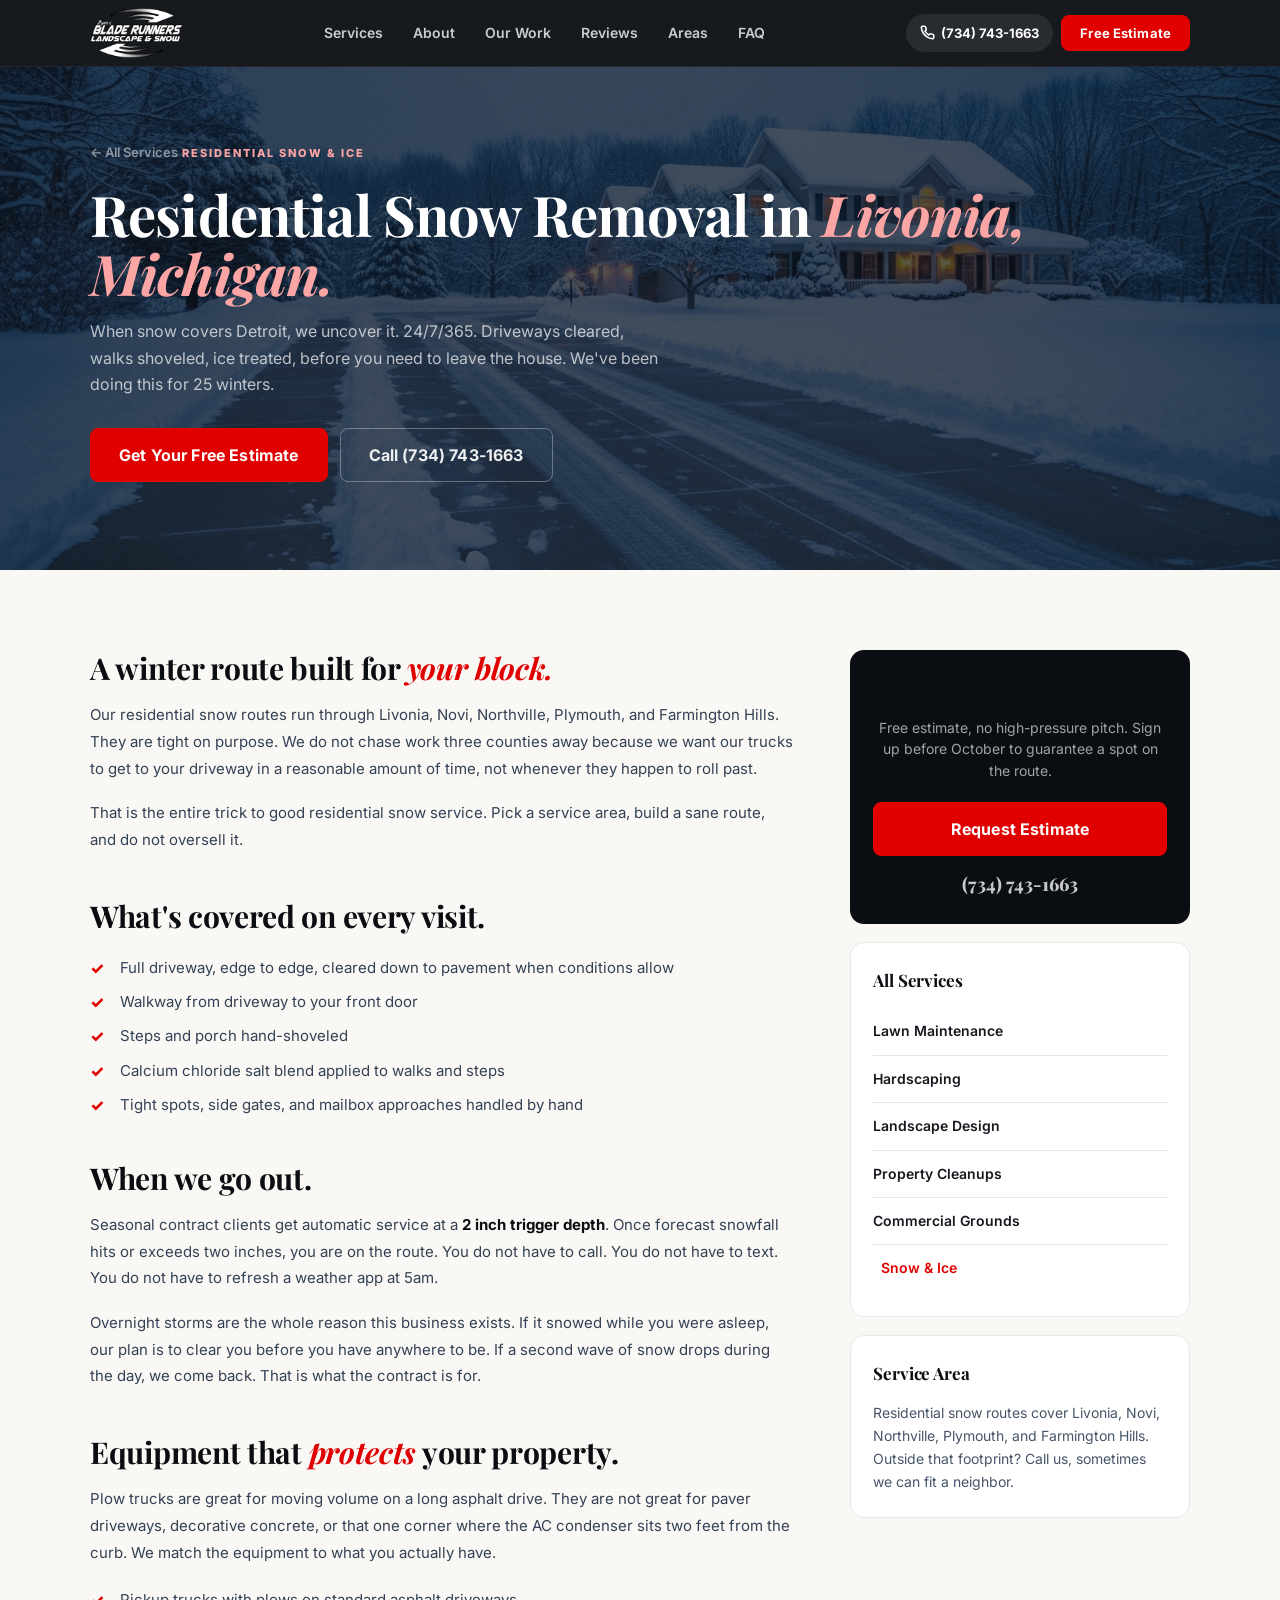
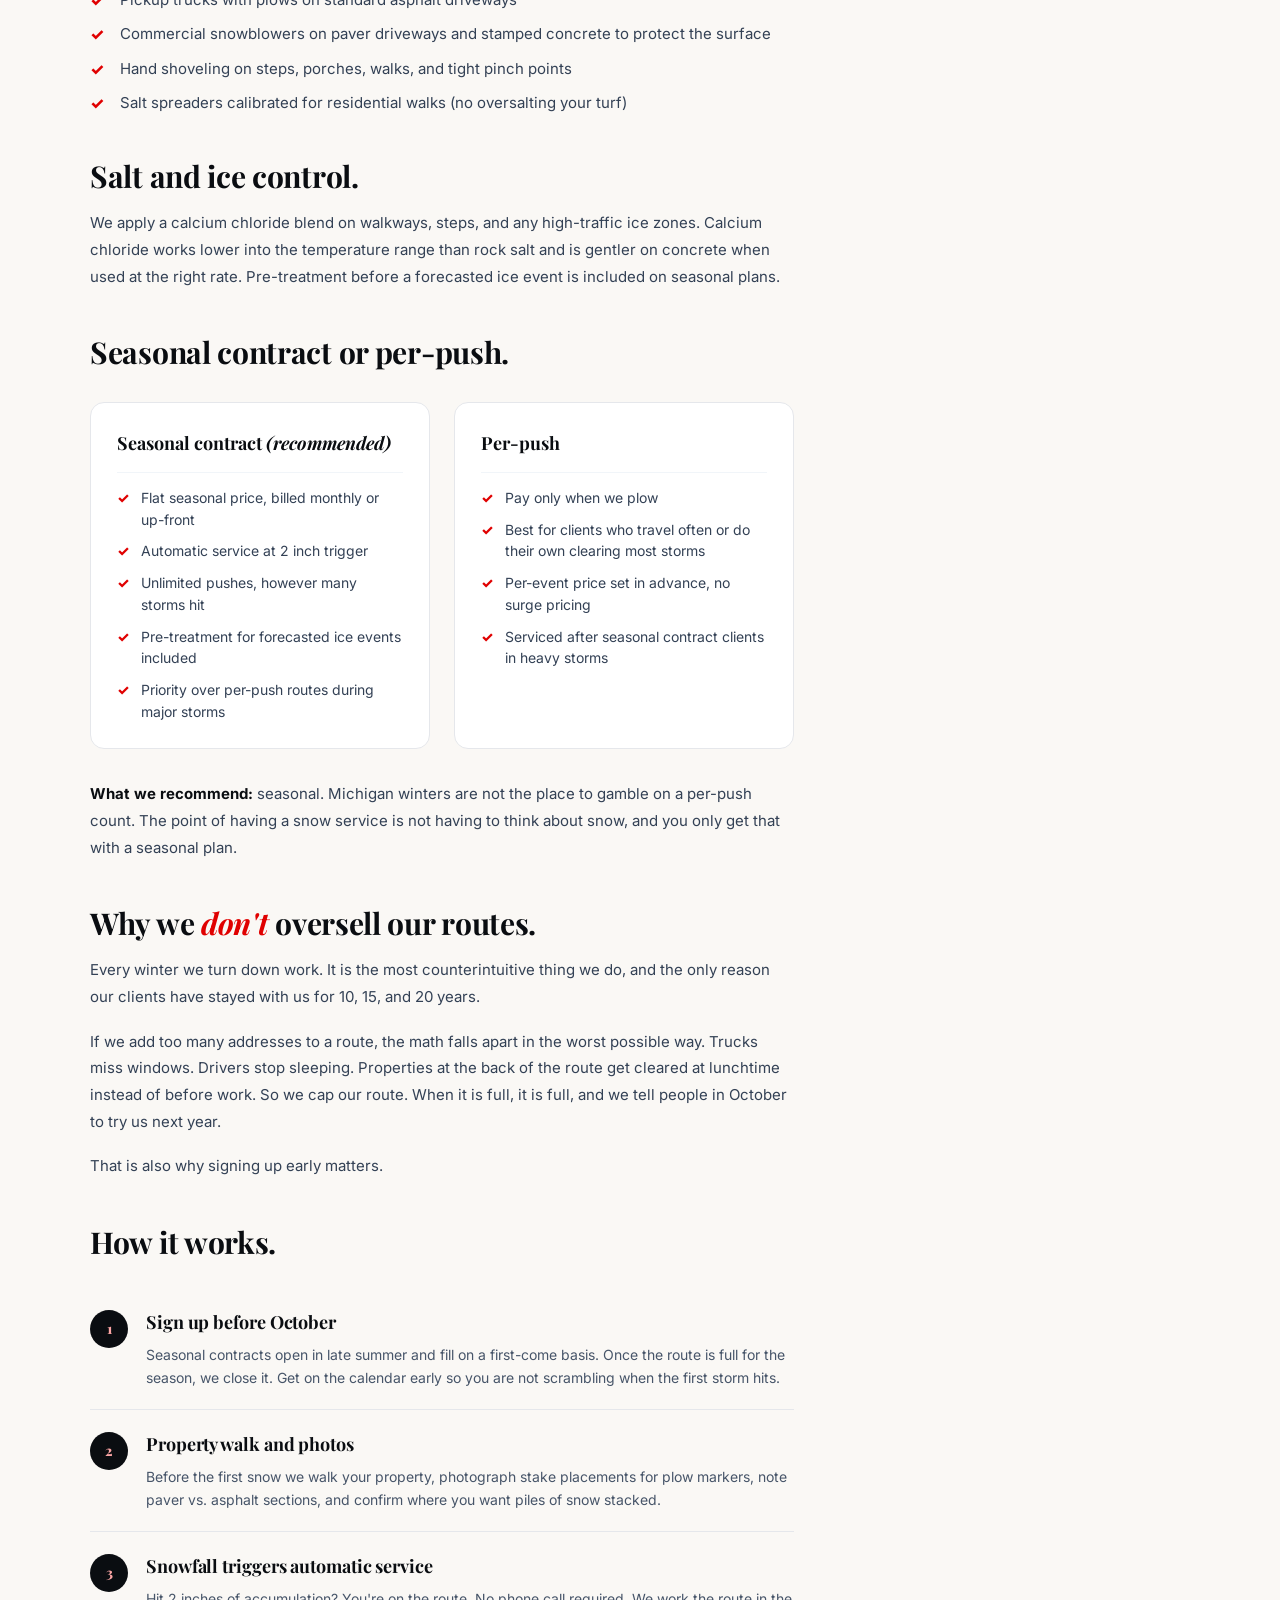
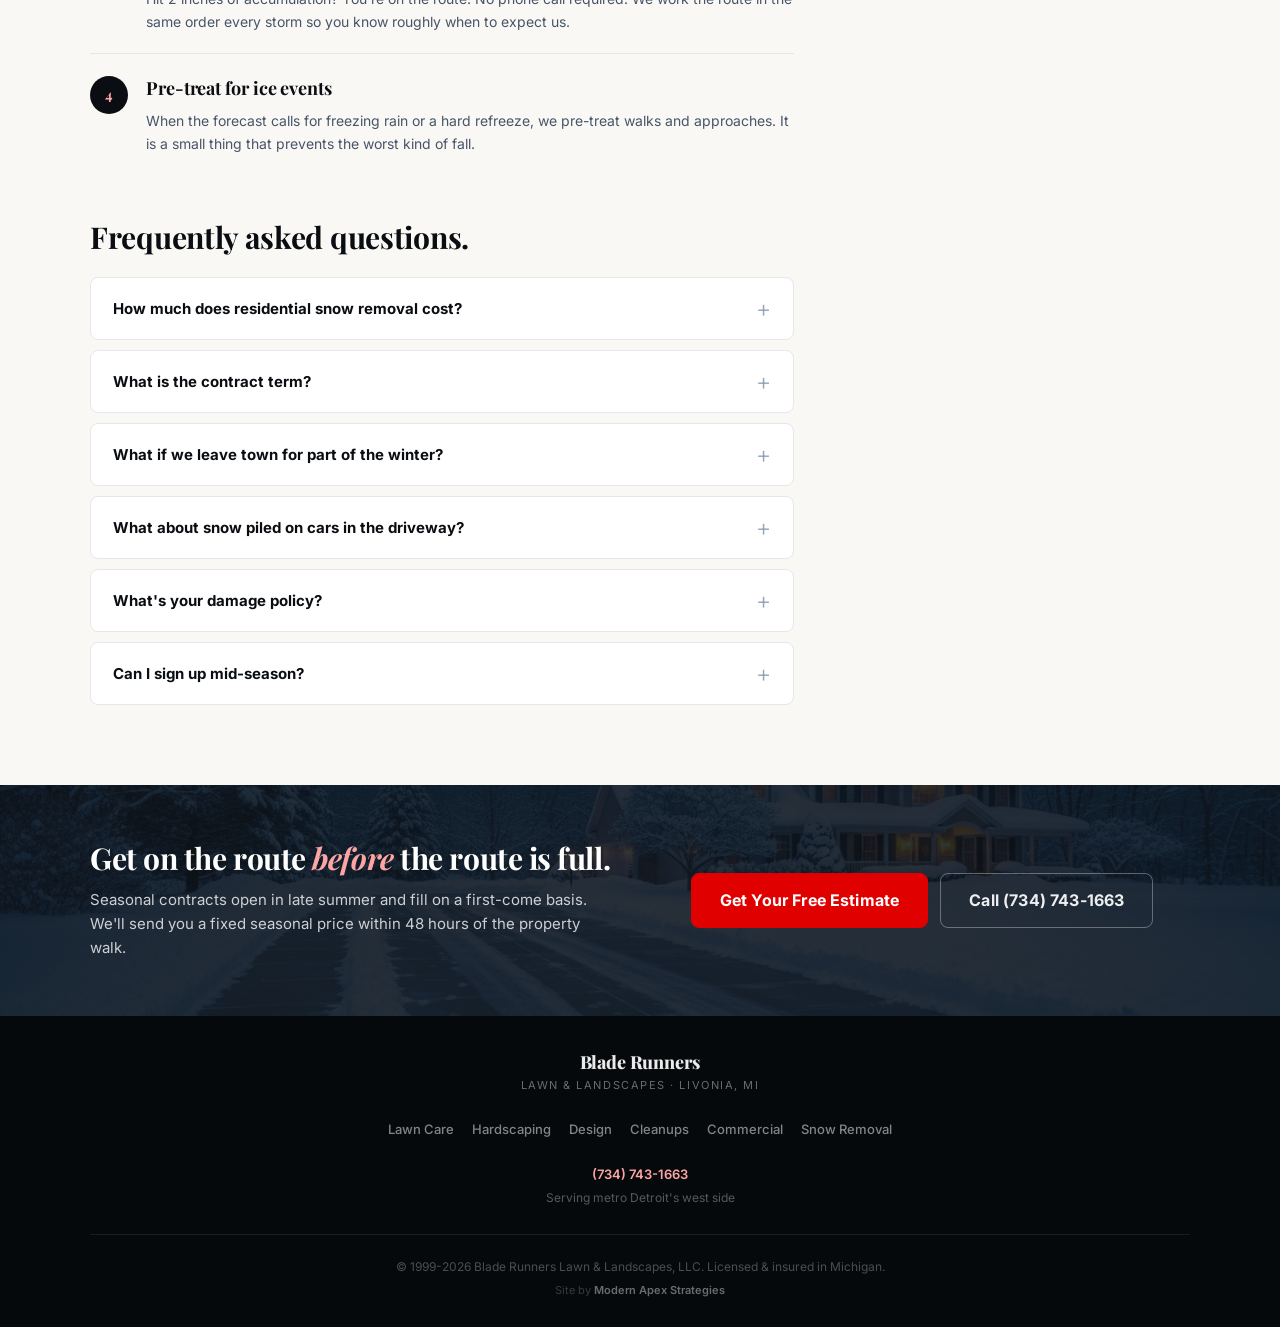
<file: snow-removal/index.html>
<!DOCTYPE html>
<html lang="en">
<head>
  <meta charset="UTF-8">
  <meta name="viewport" content="width=device-width, initial-scale=1.0">
  <title>Snow Removal Livonia, Novi &amp; Northville MI | 24/7 Plowing | Blade Runners</title>
  <meta name="description" content="Residential snow removal in Livonia, Novi, Northville, Plymouth &amp; Farmington Hills. Seasonal contracts or per-push. Driveways, walks, salt. 24/7 dispatch since 1999. (734) 743-1663.">
  <meta name="keywords" content="snow removal livonia mi, snow plowing novi, driveway plowing northville, residential snow removal plymouth, farmington hills snow service, blade runners snow">
  <meta name="robots" content="index, follow">
  <link rel="canonical" href="https://bladerunnerslandscapes.com/snow-removal/">

  <meta property="og:site_name" content="Blade Runners Lawn &amp; Landscapes">
  <meta property="og:title" content="Residential Snow Removal in Livonia, Michigan | Blade Runners">
  <meta property="og:description" content="Driveways, walks, and salt. Seasonal contracts and per-push pricing. 24/7 winter dispatch across Livonia, Novi, Northville, Plymouth &amp; Farmington Hills.">
  <meta property="og:type" content="website">
  <meta property="og:url" content="https://bladerunnerslandscapes.com/snow-removal/">
  <meta property="og:image" content="https://bladerunnerslandscapes.com/assets/images/svc-snow-removal.jpg">
  <meta property="og:locale" content="en_US">
  <meta name="twitter:card" content="summary_large_image">
  <meta name="twitter:title" content="Residential Snow Removal Livonia MI | Blade Runners">
  <meta name="twitter:description" content="Driveways, walks, and salt. 24/7 winter dispatch since 1999.">
  <meta name="twitter:image" content="https://bladerunnerslandscapes.com/assets/images/svc-snow-removal.jpg">

  <link rel="icon" type="image/png" href="../assets/images/br-logo-original.png">
  <link rel="apple-touch-icon" href="../assets/images/br-logo-original.png">

  <script type="application/ld+json">
  {
    "@context": "https://schema.org",
    "@type": "Service",
    "serviceType": "Snow Removal",
    "name": "Residential Snow Removal",
    "description": "Residential snow removal and ice control in Livonia, Novi, Northville, Plymouth, and Farmington Hills, Michigan. Driveway plowing, walkway shoveling, and calcium chloride salt application with 24/7 winter dispatch.",
    "url": "https://bladerunnerslandscapes.com/snow-removal/",
    "areaServed": ["Livonia, MI","Novi, MI","Northville, MI","Plymouth, MI","Farmington Hills, MI","Westland, MI","Redford, MI","Canton, MI","South Lyon, MI"],
    "provider": {
      "@type": "LocalBusiness",
      "name": "Blade Runners Lawn & Landscapes, LLC",
      "telephone": "+17347431663",
      "url": "https://bladerunnerslandscapes.com",
      "image": "https://bladerunnerslandscapes.com/assets/images/og-image.jpg",
      "address": {
        "@type": "PostalAddress",
        "streetAddress": "19523 Merriman Rd",
        "addressLocality": "Livonia",
        "addressRegion": "MI",
        "postalCode": "48152",
        "addressCountry": "US"
      },
      "aggregateRating": {"@type":"AggregateRating","ratingValue":"4.2","reviewCount":"31","bestRating":"5"}
    }
  }
  </script>

  <script type="application/ld+json">
  {
    "@context": "https://schema.org",
    "@type": "BreadcrumbList",
    "itemListElement": [
      {"@type":"ListItem","position":1,"name":"Home","item":"https://bladerunnerslandscapes.com/"},
      {"@type":"ListItem","position":2,"name":"Services","item":"https://bladerunnerslandscapes.com/#services"},
      {"@type":"ListItem","position":3,"name":"Snow Removal","item":"https://bladerunnerslandscapes.com/snow-removal/"}
    ]
  }
  </script>

  <link rel="preconnect" href="https://fonts.googleapis.com">
  <link rel="preconnect" href="https://fonts.gstatic.com" crossorigin>
  <link href="https://fonts.googleapis.com/css2?family=Inter:wght@400;500;600;700;800;900&family=Playfair+Display:ital,wght@0,700;0,800;0,900;1,800&display=swap" rel="stylesheet">
  <link rel="stylesheet" href="../styles.css?v=20260624a">
</head>
<body>

  <!-- Sticky Mobile CTA -->
  <div class="sticky-cta" id="stickyCta">
    <a href="tel:+17347431663" class="sticky-cta__call">
      <svg width="18" height="18" viewBox="0 0 24 24" fill="none" stroke="currentColor" stroke-width="2.5"><path d="M22 16.92v3a2 2 0 01-2.18 2 19.79 19.79 0 01-8.63-3.07 19.5 19.5 0 01-6-6 19.79 19.79 0 01-3.07-8.67A2 2 0 014.11 2h3a2 2 0 012 1.72c.127.96.361 1.903.7 2.81a2 2 0 01-.45 2.11L8.09 9.91a16 16 0 006 6l1.27-1.27a2 2 0 012.11-.45c.907.339 1.85.573 2.81.7A2 2 0 0122 16.92z"/></svg>
      Call Now
    </a>
    <a href="../#contact" class="sticky-cta__quote">Free Estimate</a>
  </div>

  <!-- Header -->
  <header class="header" id="header">
    <div class="container">
      <div class="header__inner">
        <a href="../" class="header__brand"><img src="../assets/images/br-logo.png" alt="Blade Runners Lawn &amp; Landscapes" class="header__logo"></a>
        <nav class="header__nav" id="desktopNav">
          <a href="../#services">Services</a>
          <a href="../about/">About</a>
          <a href="../#work">Our Work</a>
          <a href="../#reviews">Reviews</a>
          <a href="../#areas">Areas</a>
          <a href="../#faq">FAQ</a>
        </nav>
        <div class="header__actions">
          <a href="tel:+17347431663" class="header__phone">
            <svg width="15" height="15" viewBox="0 0 24 24" fill="none" stroke="currentColor" stroke-width="2.5"><path d="M22 16.92v3a2 2 0 01-2.18 2 19.79 19.79 0 01-8.63-3.07 19.5 19.5 0 01-6-6 19.79 19.79 0 01-3.07-8.67A2 2 0 014.11 2h3a2 2 0 012 1.72c.127.96.361 1.903.7 2.81a2 2 0 01-.45 2.11L8.09 9.91a16 16 0 006 6l1.27-1.27a2 2 0 012.11-.45c.907.339 1.85.573 2.81.7A2 2 0 0122 16.92z"/></svg>
            <span>(734) 743-1663</span>
          </a>
          <a href="../#contact" class="btn btn--primary btn--sm header__cta">Free Estimate</a>
          <button class="hamburger" id="hamburger" aria-label="Open menu"><span></span><span></span><span></span></button>
        </div>
      </div>
    </div>
  </header>
  <div class="mobile-menu" id="mobileMenu">
    <nav class="mobile-menu__nav">
      <a href="../#services">Services</a>
      <a href="../about/">About</a>
      <a href="../#work">Our Work</a>
      <a href="../#reviews">Reviews</a>
      <a href="../#areas">Areas</a>
      <a href="../#faq">FAQ</a>
      <a href="../#contact" class="btn btn--primary btn--lg btn--full">Get Free Estimate</a>
    </nav>
  </div>

  <!-- Service Hero -->
  <section class="svc-hero" style="background-image:url('../assets/images/svc-snow-removal.jpg');">
    <div class="svc-hero__overlay"></div>
    <div class="container">
      <div class="svc-hero__content">
        <a href="../#services" class="svc-hero__back">&larr; All Services</a>
        <span class="svc-hero__eyebrow">Residential Snow &amp; Ice</span>
        <h1 class="svc-hero__title">Residential Snow Removal in <em>Livonia, Michigan.</em></h1>
        <p class="svc-hero__sub">When snow covers Detroit, we uncover it. 24/7/365. Driveways cleared, walks shoveled, ice treated, before you need to leave the house. We've been doing this for 25 winters.</p>
        <div class="svc-hero__ctas">
          <a href="../#contact" class="btn btn--primary btn--lg">Get Your Free Estimate</a>
          <a href="tel:+17347431663" class="btn btn--outline-light btn--lg">Call (734) 743-1663</a>
        </div>
      </div>
    </div>
  </section>

  <!-- Service Content -->
  <section class="svc-content">
    <div class="container">
      <div class="svc-content__grid">
        <div class="svc-content__main">

          <h2>A winter route built for <em>your block.</em></h2>
          <p>Our residential snow routes run through Livonia, Novi, Northville, Plymouth, and Farmington Hills. They are tight on purpose. We do not chase work three counties away because we want our trucks to get to your driveway in a reasonable amount of time, not whenever they happen to roll past.</p>
          <p>That is the entire trick to good residential snow service. Pick a service area, build a sane route, and do not oversell it.</p>

          <h2>What's covered on every visit.</h2>
          <ul class="svc-checklist">
            <li>Full driveway, edge to edge, cleared down to pavement when conditions allow</li>
            <li>Walkway from driveway to your front door</li>
            <li>Steps and porch hand-shoveled</li>
            <li>Calcium chloride salt blend applied to walks and steps</li>
            <li>Tight spots, side gates, and mailbox approaches handled by hand</li>
          </ul>

          <h2>When we go out.</h2>
          <p>Seasonal contract clients get automatic service at a <strong>2 inch trigger depth</strong>. Once forecast snowfall hits or exceeds two inches, you are on the route. You do not have to call. You do not have to text. You do not have to refresh a weather app at 5am.</p>
          <p>Overnight storms are the whole reason this business exists. If it snowed while you were asleep, our plan is to clear you before you have anywhere to be. If a second wave of snow drops during the day, we come back. That is what the contract is for.</p>

          <h2>Equipment that <em>protects</em> your property.</h2>
          <p>Plow trucks are great for moving volume on a long asphalt drive. They are not great for paver driveways, decorative concrete, or that one corner where the AC condenser sits two feet from the curb. We match the equipment to what you actually have.</p>
          <ul class="svc-checklist">
            <li>Pickup trucks with plows on standard asphalt driveways</li>
            <li>Commercial snowblowers on paver driveways and stamped concrete to protect the surface</li>
            <li>Hand shoveling on steps, porches, walks, and tight pinch points</li>
            <li>Salt spreaders calibrated for residential walks (no oversalting your turf)</li>
          </ul>

          <h2>Salt and ice control.</h2>
          <p>We apply a calcium chloride blend on walkways, steps, and any high-traffic ice zones. Calcium chloride works lower into the temperature range than rock salt and is gentler on concrete when used at the right rate. Pre-treatment before a forecasted ice event is included on seasonal plans.</p>

          <h2>Seasonal contract or per-push.</h2>
          <div class="split">
            <div class="split__col">
              <h3>Seasonal contract <em>(recommended)</em></h3>
              <ul>
                <li>Flat seasonal price, billed monthly or up-front</li>
                <li>Automatic service at 2 inch trigger</li>
                <li>Unlimited pushes, however many storms hit</li>
                <li>Pre-treatment for forecasted ice events included</li>
                <li>Priority over per-push routes during major storms</li>
              </ul>
            </div>
            <div class="split__col">
              <h3>Per-push</h3>
              <ul>
                <li>Pay only when we plow</li>
                <li>Best for clients who travel often or do their own clearing most storms</li>
                <li>Per-event price set in advance, no surge pricing</li>
                <li>Serviced after seasonal contract clients in heavy storms</li>
              </ul>
            </div>
          </div>
          <p><strong>What we recommend:</strong> seasonal. Michigan winters are not the place to gamble on a per-push count. The point of having a snow service is not having to think about snow, and you only get that with a seasonal plan.</p>

          <h2>Why we <em>don't</em> oversell our routes.</h2>
          <p>Every winter we turn down work. It is the most counterintuitive thing we do, and the only reason our clients have stayed with us for 10, 15, and 20 years.</p>
          <p>If we add too many addresses to a route, the math falls apart in the worst possible way. Trucks miss windows. Drivers stop sleeping. Properties at the back of the route get cleared at lunchtime instead of before work. So we cap our route. When it is full, it is full, and we tell people in October to try us next year.</p>
          <p>That is also why signing up early matters.</p>

          <h2>How it works.</h2>
          <div class="svc-steps">
            <div class="svc-step"><div class="svc-step__num">1</div><div><h3>Sign up before October</h3><p>Seasonal contracts open in late summer and fill on a first-come basis. Once the route is full for the season, we close it. Get on the calendar early so you are not scrambling when the first storm hits.</p></div></div>
            <div class="svc-step"><div class="svc-step__num">2</div><div><h3>Property walk and photos</h3><p>Before the first snow we walk your property, photograph stake placements for plow markers, note paver vs. asphalt sections, and confirm where you want piles of snow stacked.</p></div></div>
            <div class="svc-step"><div class="svc-step__num">3</div><div><h3>Snowfall triggers automatic service</h3><p>Hit 2 inches of accumulation? You're on the route. No phone call required. We work the route in the same order every storm so you know roughly when to expect us.</p></div></div>
            <div class="svc-step"><div class="svc-step__num">4</div><div><h3>Pre-treat for ice events</h3><p>When the forecast calls for freezing rain or a hard refreeze, we pre-treat walks and approaches. It is a small thing that prevents the worst kind of fall.</p></div></div>
          </div>

          <h2>Frequently asked questions.</h2>
          <div class="faq__list" style="margin-top:22px">
            <details class="faq__item">
              <summary>How much does residential snow removal cost?</summary>
              <p>Seasonal contracts are priced per driveway based on length, surface type, and walkway scope. Most standard Livonia/Novi/Northville driveways fall in a fairly narrow range and we publish that on the estimate, not after the season starts. We do not surge-price during storms.</p>
            </details>
            <details class="faq__item">
              <summary>What is the contract term?</summary>
              <p>Seasonal contracts run November 1 through April 15. That window covers every reasonable snow event in Wayne and Oakland counties. If we get a freak October or April storm under contract, we still come out.</p>
            </details>
            <details class="faq__item">
              <summary>What if we leave town for part of the winter?</summary>
              <p>Snowbirds, this is a great fit. Seasonal pricing already covers it. We keep clearing your driveway on the schedule, your house keeps looking lived-in, and your insurance stays happy. Just let us know your travel dates so we can confirm the property looks right.</p>
            </details>
            <details class="faq__item">
              <summary>What about snow piled on cars in the driveway?</summary>
              <p>We work around vehicles parked in the driveway as best we can, but we do not clear off cars themselves. If a car is in the way of a full clear, we will plow what we can reach and come back if you move the vehicle. Tip: pull cars into the garage the night a big storm is forecast.</p>
            </details>
            <details class="faq__item">
              <summary>What's your damage policy?</summary>
              <p>We mark every driveway with reflective stakes during our property walk so plows know where the edges are. If something does happen (sod nick, mailbox bump, scraped paver), call us and we make it right. We are licensed and insured in Michigan, including general liability.</p>
            </details>
            <details class="faq__item">
              <summary>Can I sign up mid-season?</summary>
              <p>Sometimes, depending on route capacity. Call us and we will tell you honestly whether we can add you. If we cannot, we would rather tell you no than tell you yes and miss your driveway.</p>
            </details>
          </div>

        </div>

        <aside class="svc-content__sidebar">
          <div class="svc-sidebar-card svc-sidebar-card--cta">
            <h3>Lock in your winter</h3>
            <p>Free estimate, no high-pressure pitch. Sign up before October to guarantee a spot on the route.</p>
            <a href="../#contact" class="btn btn--primary btn--lg btn--full">Request Estimate</a>
            <a href="tel:+17347431663" class="svc-sidebar-phone">(734) 743-1663</a>
          </div>
          <div class="svc-sidebar-card">
            <h3>All Services</h3>
            <ul class="svc-sidebar-links">
              <li><a href="../lawn-maintenance/">Lawn Maintenance</a></li>
              <li><a href="../hardscaping/">Hardscaping</a></li>
              <li><a href="../landscape-design/">Landscape Design</a></li>
              <li><a href="../landscape-cleanup/">Property Cleanups</a></li>
              <li><a href="../commercial-lawn-maintenance/">Commercial Grounds</a></li>
              <li><a href="../snow-removal/" class="is-current">Snow &amp; Ice</a></li>
            </ul>
          </div>
          <div class="svc-sidebar-card">
            <h3>Service Area</h3>
            <p style="font-size:14px;color:var(--gray-600);line-height:1.65;margin-bottom:0">Residential snow routes cover Livonia, Novi, Northville, Plymouth, and Farmington Hills. Outside that footprint? Call us, sometimes we can fit a neighbor.</p>
          </div>
        </aside>
      </div>
    </div>
  </section>

  <!-- CTA Banner -->
  <section class="cta-banner" style="background-image:url('../assets/images/svc-snow-removal.jpg')">
    <div class="container">
      <div class="cta-banner__inner">
        <div>
          <h2>Get on the route <em>before</em> the route is full.</h2>
          <p>Seasonal contracts open in late summer and fill on a first-come basis. We'll send you a fixed seasonal price within 48 hours of the property walk.</p>
        </div>
        <div class="cta-banner__actions">
          <a href="../#contact" class="btn btn--primary btn--lg">Get Your Free Estimate</a>
          <a href="tel:+17347431663" class="btn btn--outline-light btn--lg">Call (734) 743-1663</a>
        </div>
      </div>
    </div>
  </section>

  <!-- Footer -->
  <footer class="footer">
    <div class="container">
      <div class="footer__top">
        <div>
          <span class="footer__name">Blade Runners</span>
          <span class="footer__sub">Lawn &amp; Landscapes &middot; Livonia, MI</span>
        </div>
        <nav class="footer__links">
          <a href="../lawn-maintenance/">Lawn Care</a>
          <a href="../hardscaping/">Hardscaping</a>
          <a href="../landscape-design/">Design</a>
          <a href="../landscape-cleanup/">Cleanups</a>
          <a href="../commercial-lawn-maintenance/">Commercial</a>
          <a href="../snow-removal/">Snow Removal</a>
        </nav>
        <div class="footer__contact">
          <a href="tel:+17347431663">(734) 743-1663</a>
          <span>Serving metro Detroit's west side</span>
        </div>
      </div>
      <div class="footer__bottom">
        <p>&copy; 1999-2026 Blade Runners Lawn &amp; Landscapes, LLC. Licensed &amp; insured in Michigan.</p>
        <p class="footer__credit">Site by <a href="https://modernapexstrategies.com" target="_blank" rel="noopener">Modern Apex Strategies</a></p>
      </div>
    </div>
  </footer>

  <script src="../assets/js/site.js?v=20260624a" defer></script>
</body>
</html>
</file>
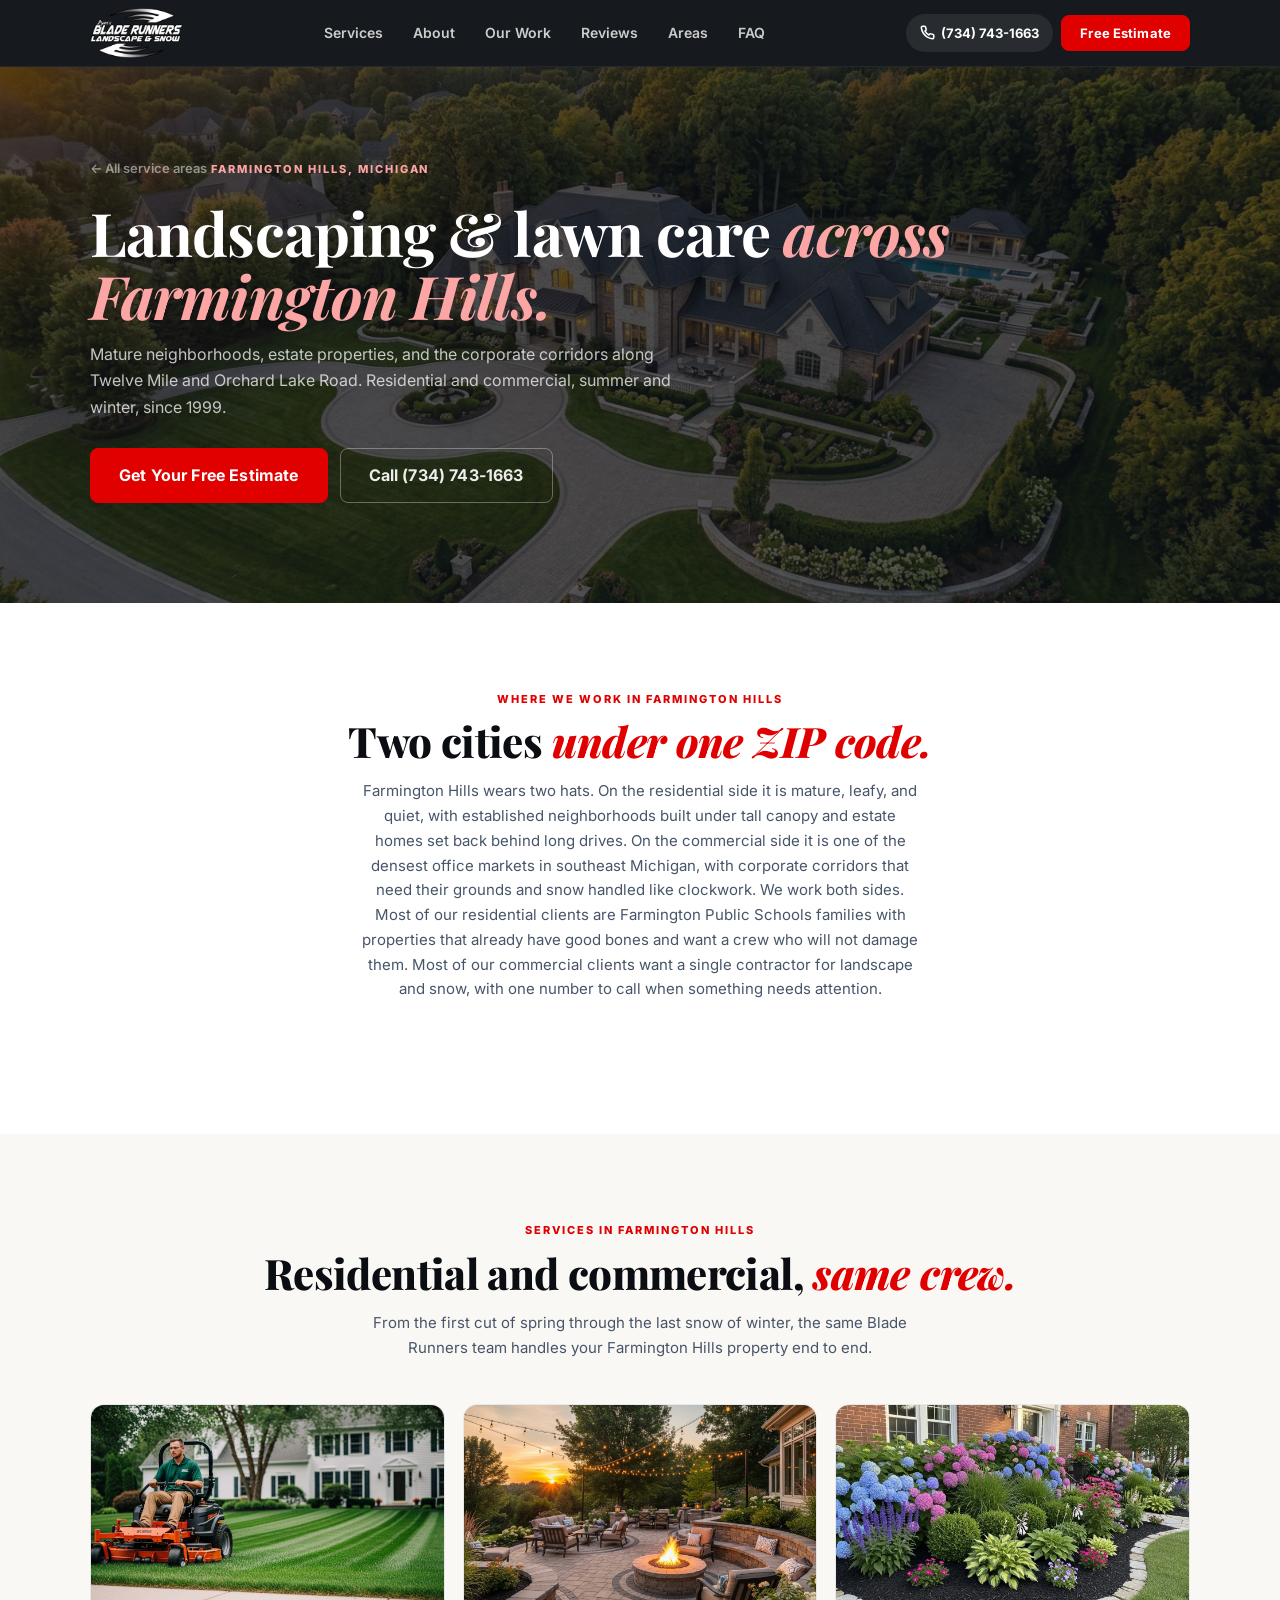
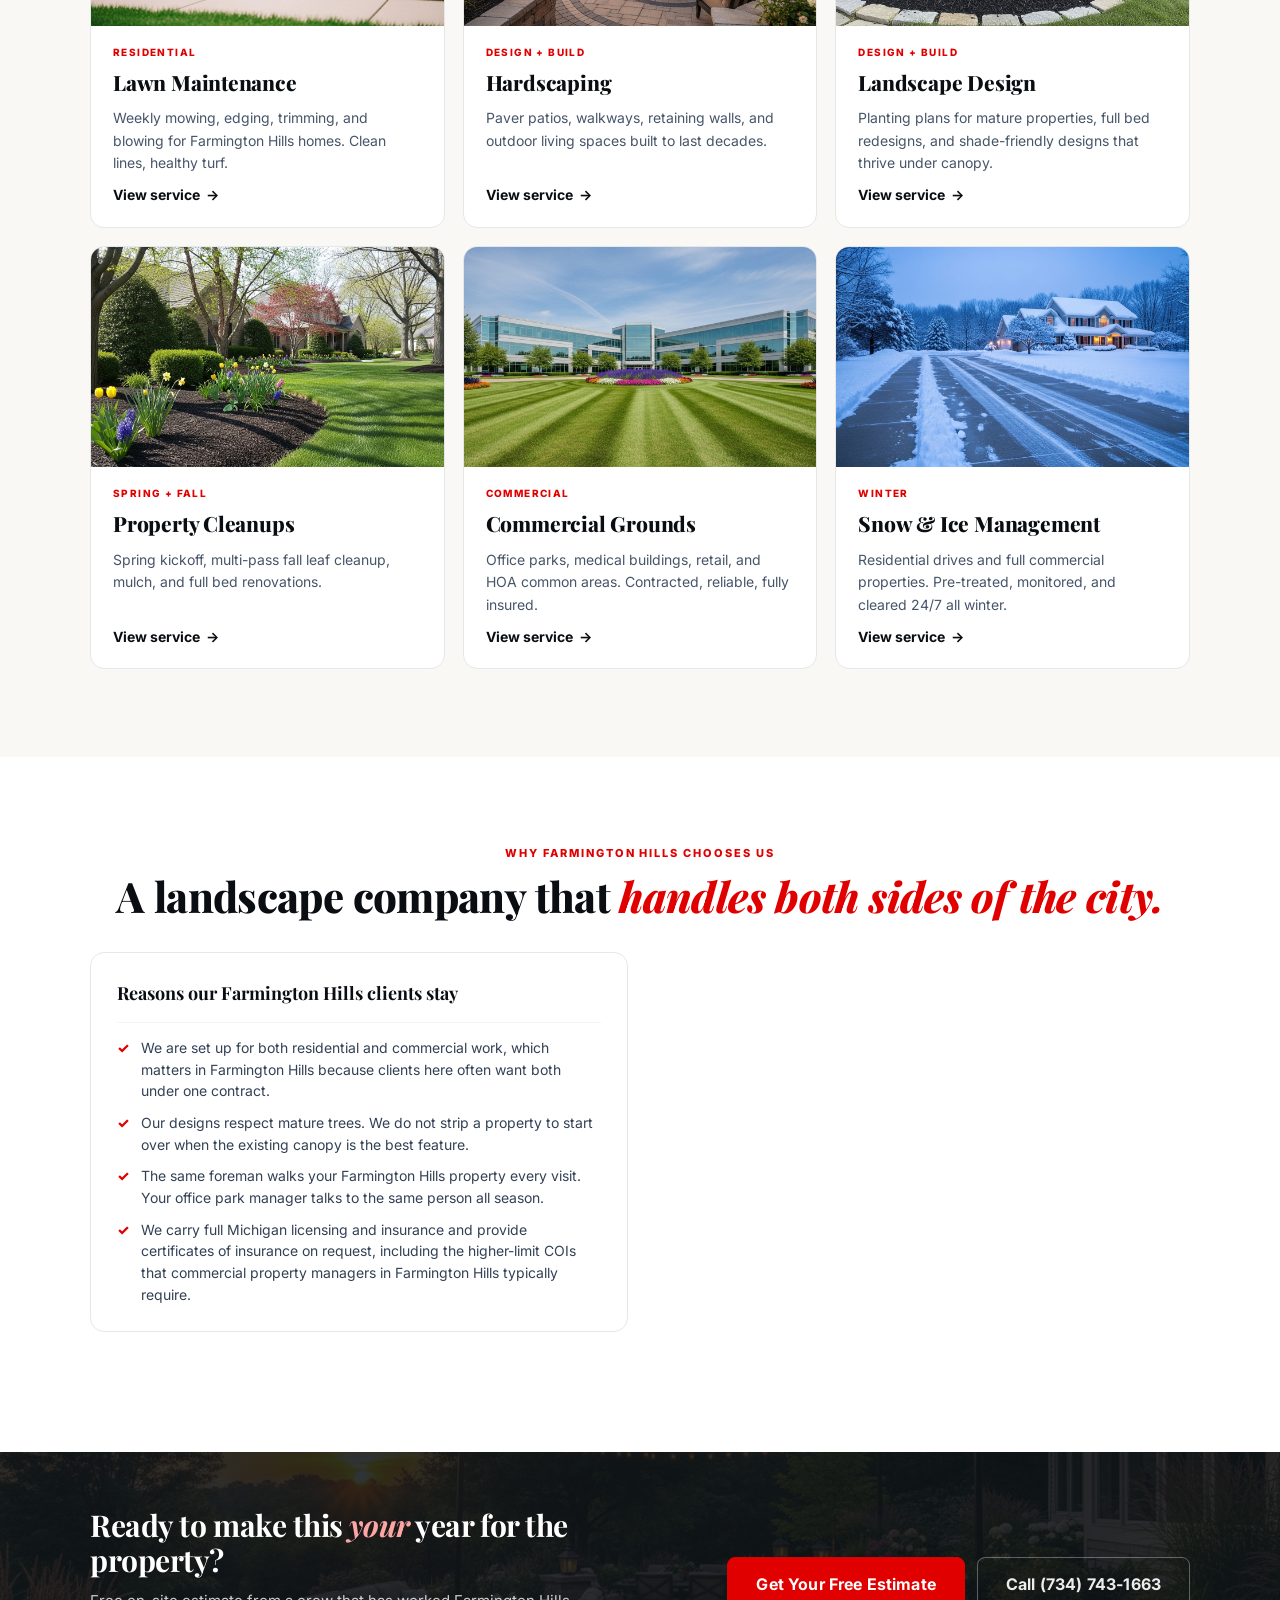
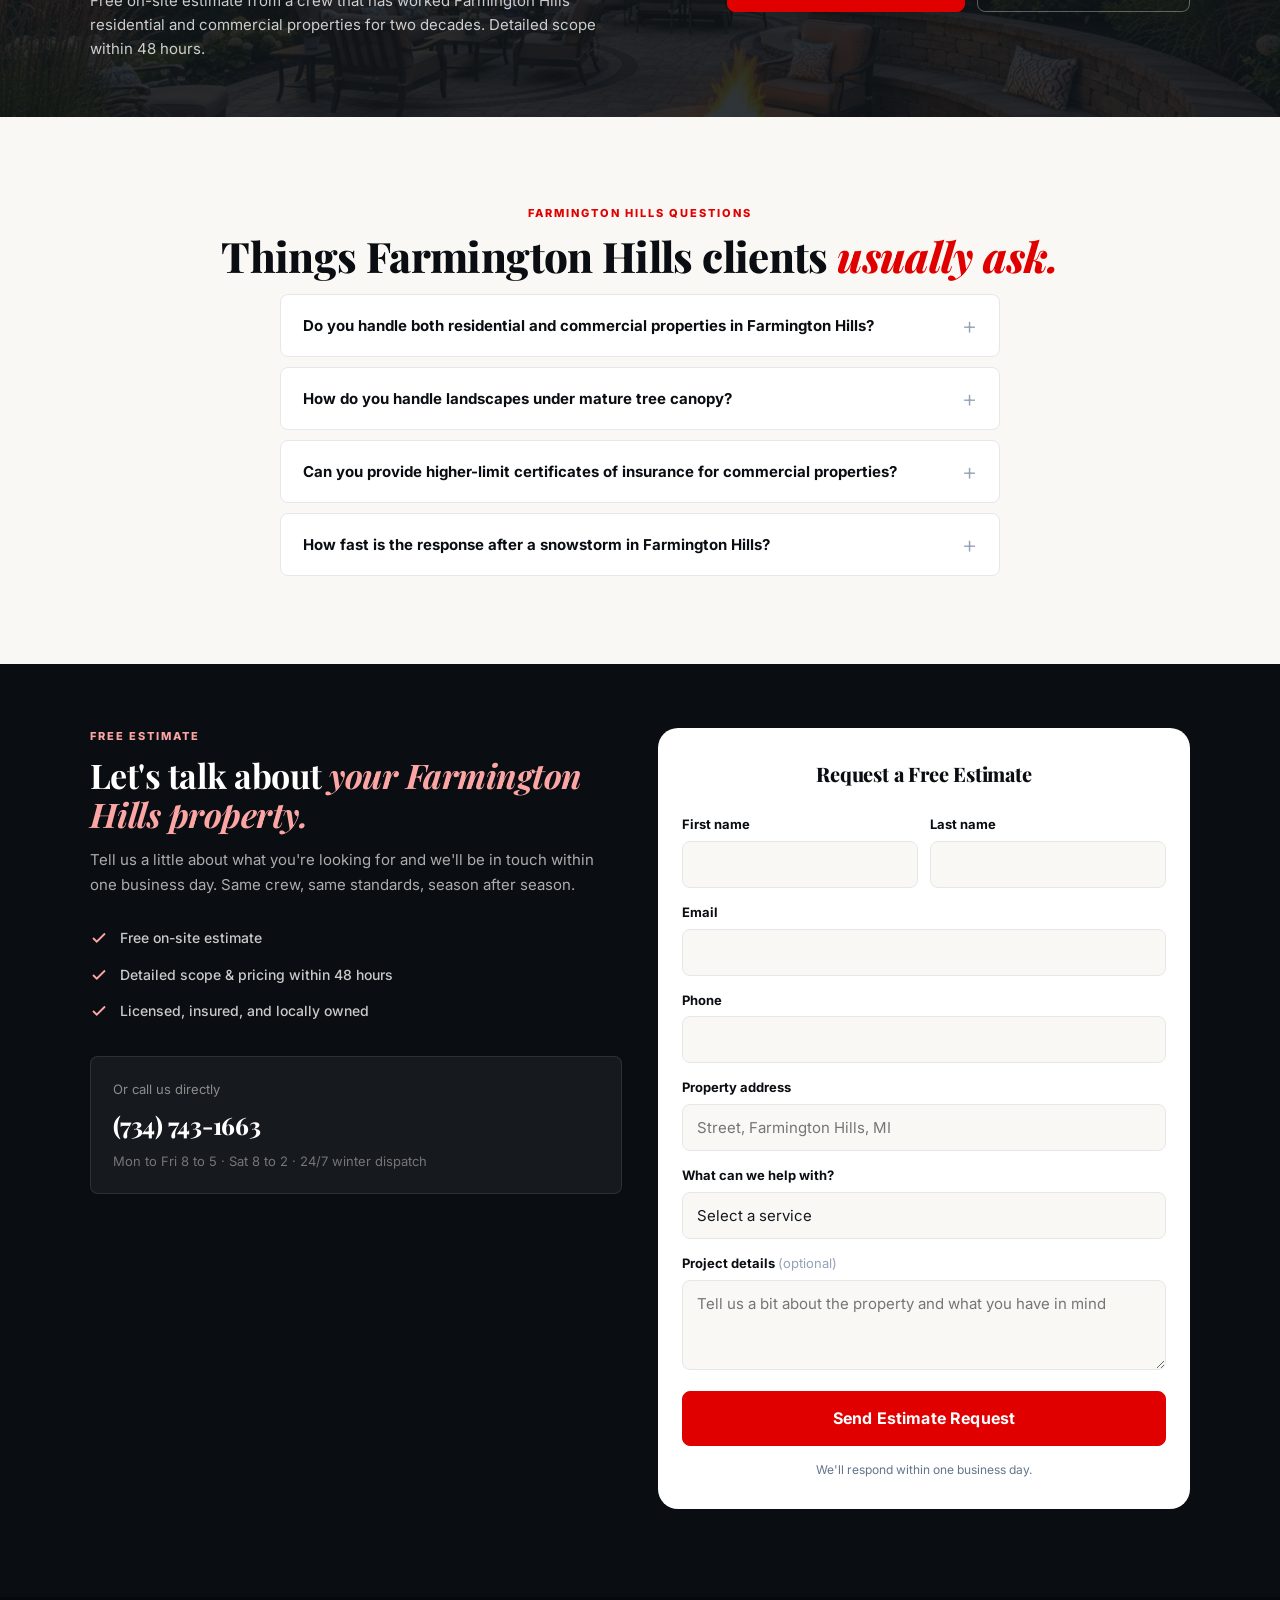
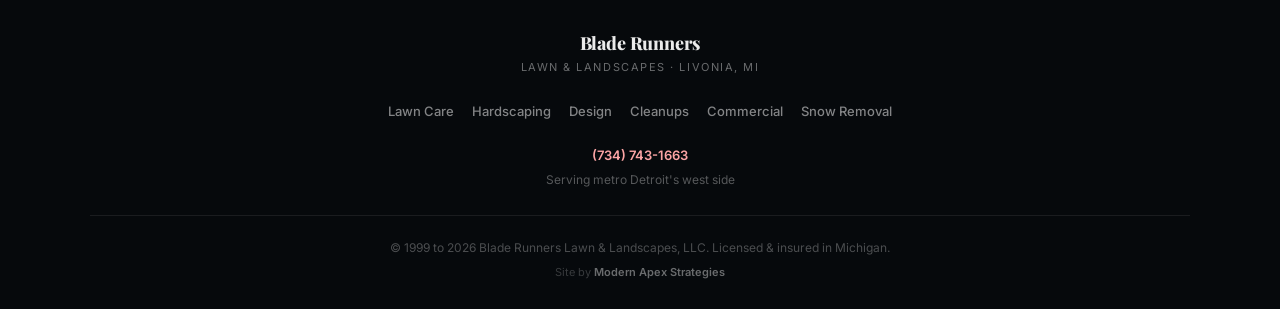
<file: service-areas/farmington-hills/index.html>
<!DOCTYPE html>
<html lang="en">
<head>
  <meta charset="UTF-8">
  <meta name="viewport" content="width=device-width, initial-scale=1.0">
  <title>Farmington Hills MI Landscaping &amp; Snow Removal | Blade Runners</title>
  <meta name="description" content="Farmington Hills landscaping for mature-tree neighborhoods, estate homes, and commercial corridors. Lawn care, hardscaping, planting design, and 24/7 snow service. Free estimates: (734) 743-1663.">
  <meta name="keywords" content="landscaping farmington hills mi, lawn care farmington hills, farmington hills landscape company, hardscaping farmington hills, snow removal farmington hills mi, commercial lawn care farmington hills, blade runners farmington hills">
  <meta name="robots" content="index, follow">
  <link rel="canonical" href="https://bladerunnerslandscapes.com/service-areas/farmington-hills/">

  <meta property="og:site_name" content="Blade Runners Lawn &amp; Landscapes">
  <meta property="og:title" content="Farmington Hills MI Landscaping &amp; Snow Removal | Blade Runners">
  <meta property="og:description" content="Mature neighborhoods, estate homes, and commercial corridors. Lawn care, hardscaping, design, and 24/7 snow service across Farmington Hills since 1999.">
  <meta property="og:type" content="website">
  <meta property="og:url" content="https://bladerunnerslandscapes.com/service-areas/farmington-hills/">
  <meta property="og:image" content="https://bladerunnerslandscapes.com/assets/images/og-image.jpg">
  <meta property="og:locale" content="en_US">

  <link rel="icon" type="image/png" href="../../assets/images/br-logo-original.png">
  <link rel="apple-touch-icon" href="../../assets/images/br-logo-original.png">

  <script type="application/ld+json">
  {
    "@context": "https://schema.org",
    "@type": "LandscapingBusiness",
    "name": "Blade Runners Lawn & Landscapes, LLC",
    "description": "Full-service landscape company serving Farmington Hills, Michigan. Lawn maintenance, hardscaping, landscape design, sod installation, commercial grounds care, and year-round snow & ice management.",
    "url": "https://bladerunnerslandscapes.com/service-areas/farmington-hills/",
    "telephone": "+17347431663",
    "image": "https://bladerunnerslandscapes.com/assets/images/og-image.jpg",
    "logo": "https://bladerunnerslandscapes.com/assets/images/br-logo-original.png",
    "address": {
      "@type": "PostalAddress",
      "streetAddress": "19523 Merriman Rd",
      "addressLocality": "Livonia",
      "addressRegion": "MI",
      "postalCode": "48152",
      "addressCountry": "US"
    },
    "geo": {"@type":"GeoCoordinates","latitude":42.4853,"longitude":-83.3771},
    "areaServed": {"@type":"City","name":"Farmington Hills, MI"},
    "openingHoursSpecification": [
      {"@type":"OpeningHoursSpecification","dayOfWeek":["Monday","Tuesday","Wednesday","Thursday","Friday"],"opens":"08:00","closes":"17:00"},
      {"@type":"OpeningHoursSpecification","dayOfWeek":"Saturday","opens":"08:00","closes":"14:00"}
    ],
    "priceRange": "$$",
    "aggregateRating": {"@type":"AggregateRating","ratingValue":"4.2","reviewCount":"31","bestRating":"5"}
  }
  </script>

  <script type="application/ld+json">
  {
    "@context": "https://schema.org",
    "@type": "BreadcrumbList",
    "itemListElement": [
      {"@type":"ListItem","position":1,"name":"Home","item":"https://bladerunnerslandscapes.com/"},
      {"@type":"ListItem","position":2,"name":"Service Areas","item":"https://bladerunnerslandscapes.com/#areas"},
      {"@type":"ListItem","position":3,"name":"Farmington Hills","item":"https://bladerunnerslandscapes.com/service-areas/farmington-hills/"}
    ]
  }
  </script>

  <link rel="sitemap" type="application/xml" href="../../sitemap.xml">

  <link rel="preconnect" href="https://fonts.googleapis.com">
  <link rel="preconnect" href="https://fonts.gstatic.com" crossorigin>
  <link href="https://fonts.googleapis.com/css2?family=Inter:wght@400;500;600;700;800;900&family=Playfair+Display:ital,wght@0,700;0,800;0,900;1,800&display=swap" rel="stylesheet">
  <link rel="stylesheet" href="../../styles.css?v=20260624a">
</head>
<body>

  <!-- Sticky Mobile CTA -->
  <div class="sticky-cta" id="stickyCta">
    <a href="tel:+17347431663" class="sticky-cta__call">
      <svg width="18" height="18" viewBox="0 0 24 24" fill="none" stroke="currentColor" stroke-width="2.5"><path d="M22 16.92v3a2 2 0 01-2.18 2 19.79 19.79 0 01-8.63-3.07 19.5 19.5 0 01-6-6 19.79 19.79 0 01-3.07-8.67A2 2 0 014.11 2h3a2 2 0 012 1.72c.127.96.361 1.903.7 2.81a2 2 0 01-.45 2.11L8.09 9.91a16 16 0 006 6l1.27-1.27a2 2 0 012.11-.45c.907.339 1.85.573 2.81.7A2 2 0 0122 16.92z"/></svg>
      Call Now
    </a>
    <a href="#contact" class="sticky-cta__quote">Free Estimate</a>
  </div>

  <!-- Header -->
  <header class="header" id="header">
    <div class="container">
      <div class="header__inner">
        <a href="../../" class="header__brand"><img src="../../assets/images/br-logo.png" alt="Blade Runners Lawn &amp; Landscapes" class="header__logo"></a>
        <nav class="header__nav" id="desktopNav">
          <a href="../../#services">Services</a>
          <a href="../../about/">About</a>
          <a href="../../#work">Our Work</a>
          <a href="../../#reviews">Reviews</a>
          <a href="../../#areas">Areas</a>
          <a href="../../#faq">FAQ</a>
        </nav>
        <div class="header__actions">
          <a href="tel:+17347431663" class="header__phone">
            <svg width="15" height="15" viewBox="0 0 24 24" fill="none" stroke="currentColor" stroke-width="2.5"><path d="M22 16.92v3a2 2 0 01-2.18 2 19.79 19.79 0 01-8.63-3.07 19.5 19.5 0 01-6-6 19.79 19.79 0 01-3.07-8.67A2 2 0 014.11 2h3a2 2 0 012 1.72c.127.96.361 1.903.7 2.81a2 2 0 01-.45 2.11L8.09 9.91a16 16 0 006 6l1.27-1.27a2 2 0 012.11-.45c.907.339 1.85.573 2.81.7A2 2 0 0122 16.92z"/></svg>
            <span>(734) 743-1663</span>
          </a>
          <a href="#contact" class="btn btn--primary btn--sm header__cta">Free Estimate</a>
          <button class="hamburger" id="hamburger" aria-label="Open menu"><span></span><span></span><span></span></button>
        </div>
      </div>
    </div>
  </header>
  <div class="mobile-menu" id="mobileMenu">
    <nav class="mobile-menu__nav">
      <a href="../../#services">Services</a>
      <a href="../../about/">About</a>
      <a href="../../#work">Our Work</a>
      <a href="../../#reviews">Reviews</a>
      <a href="../../#areas">Areas</a>
      <a href="../../#faq">FAQ</a>
      <a href="#contact" class="btn btn--primary btn--lg btn--full">Get Free Estimate</a>
    </nav>
  </div>

  <!-- Area Hero -->
  <section class="area-hero" style="background-image:url('../../assets/images/area-farmington-hills.jpg')">
    <div class="container">
      <a href="../../#areas" class="svc-hero__back">&larr; All service areas</a>
      <span class="svc-hero__eyebrow">Farmington Hills, Michigan</span>
      <h1 class="area-hero__title">Landscaping &amp; lawn care <em>across Farmington Hills.</em></h1>
      <p class="area-hero__sub">Mature neighborhoods, estate properties, and the corporate corridors along Twelve Mile and Orchard Lake Road. Residential and commercial, summer and winter, since 1999.</p>
      <div class="area-hero__ctas">
        <a href="#contact" class="btn btn--primary btn--lg">Get Your Free Estimate</a>
        <a href="tel:+17347431663" class="btn btn--outline-light btn--lg">Call (734) 743-1663</a>
      </div>
    </div>
  </section>

  <!-- Local Intro -->
  <section style="background:var(--white)">
    <div class="container">
      <span class="eyebrow">Where we work in Farmington Hills</span>
      <h2 class="section-title">Two cities <em>under one ZIP code.</em></h2>
      <p class="section-sub">Farmington Hills wears two hats. On the residential side it is mature, leafy, and quiet, with established neighborhoods built under tall canopy and estate homes set back behind long drives. On the commercial side it is one of the densest office markets in southeast Michigan, with corporate corridors that need their grounds and snow handled like clockwork. We work both sides. Most of our residential clients are Farmington Public Schools families with properties that already have good bones and want a crew who will not damage them. Most of our commercial clients want a single contractor for landscape and snow, with one number to call when something needs attention.</p>
    </div>
  </section>

  <!-- Services -->
  <section class="services" id="services">
    <div class="container">
      <span class="eyebrow">Services in Farmington Hills</span>
      <h2 class="section-title">Residential and commercial, <em>same crew.</em></h2>
      <p class="section-sub">From the first cut of spring through the last snow of winter, the same Blade Runners team handles your Farmington Hills property end to end.</p>

      <div class="services__grid">
        <a href="../../lawn-maintenance/" class="svc-card" data-animate>
          <div class="svc-card__img"><img src="../../assets/images/svc-lawn-maintenance.jpg" alt="Manicured Farmington Hills lawn with crisp diagonal stripes"></div>
          <span class="svc-card__tag">Residential</span>
          <h3>Lawn Maintenance</h3>
          <p>Weekly mowing, edging, trimming, and blowing for Farmington Hills homes. Clean lines, healthy turf.</p>
          <span class="svc-card__link">View service</span>
        </a>

        <a href="../../hardscaping/" class="svc-card" data-animate>
          <div class="svc-card__img"><img src="../../assets/images/svc-hardscaping.jpg" alt="Custom paver patio with stone fire pit"></div>
          <span class="svc-card__tag">Design + Build</span>
          <h3>Hardscaping</h3>
          <p>Paver patios, walkways, retaining walls, and outdoor living spaces built to last decades.</p>
          <span class="svc-card__link">View service</span>
        </a>

        <a href="../../landscape-design/" class="svc-card" data-animate>
          <div class="svc-card__img"><img src="../../assets/images/svc-landscape-design.jpg" alt="Layered Farmington Hills garden bed"></div>
          <span class="svc-card__tag">Design + Build</span>
          <h3>Landscape Design</h3>
          <p>Planting plans for mature properties, full bed redesigns, and shade-friendly designs that thrive under canopy.</p>
          <span class="svc-card__link">View service</span>
        </a>

        <a href="../../landscape-cleanup/" class="svc-card" data-animate>
          <div class="svc-card__img"><img src="../../assets/images/svc-landscape-cleanup.jpg" alt="Spring landscape refresh with fresh mulch"></div>
          <span class="svc-card__tag">Spring + Fall</span>
          <h3>Property Cleanups</h3>
          <p>Spring kickoff, multi-pass fall leaf cleanup, mulch, and full bed renovations.</p>
          <span class="svc-card__link">View service</span>
        </a>

        <a href="../../commercial-lawn-maintenance/" class="svc-card" data-animate>
          <div class="svc-card__img"><img src="../../assets/images/svc-commercial-lawn.jpg" alt="Farmington Hills office park with manicured landscaping"></div>
          <span class="svc-card__tag">Commercial</span>
          <h3>Commercial Grounds</h3>
          <p>Office parks, medical buildings, retail, and HOA common areas. Contracted, reliable, fully insured.</p>
          <span class="svc-card__link">View service</span>
        </a>

        <a href="../../snow-removal/" class="svc-card" data-animate>
          <div class="svc-card__img"><img src="../../assets/images/svc-snow-removal.jpg" alt="Cleared Farmington Hills parking lot after snowfall"></div>
          <span class="svc-card__tag">Winter</span>
          <h3>Snow &amp; Ice Management</h3>
          <p>Residential drives and full commercial properties. Pre-treated, monitored, and cleared 24/7 all winter.</p>
          <span class="svc-card__link">View service</span>
        </a>
      </div>
    </div>
  </section>

  <!-- Why Local -->
  <section style="background:var(--white)">
    <div class="container">
      <span class="eyebrow">Why Farmington Hills chooses us</span>
      <h2 class="section-title">A landscape company that <em>handles both sides of the city.</em></h2>
      <div class="split">
        <div class="split__col">
          <h3>Reasons our Farmington Hills clients stay</h3>
          <ul>
            <li>We are set up for both residential and commercial work, which matters in Farmington Hills because clients here often want both under one contract.</li>
            <li>Our designs respect mature trees. We do not strip a property to start over when the existing canopy is the best feature.</li>
            <li>The same foreman walks your Farmington Hills property every visit. Your office park manager talks to the same person all season.</li>
            <li>We carry full Michigan licensing and insurance and provide certificates of insurance on request, including the higher-limit COIs that commercial property managers in Farmington Hills typically require.</li>
          </ul>
        </div>
      </div>
    </div>
  </section>

  <!-- CTA Banner -->
  <section class="cta-banner" style="background-image:url('../../assets/images/svc-hardscaping.jpg')">
    <div class="container">
      <div class="cta-banner__inner">
        <div>
          <h2>Ready to make this <em>your</em> year for the property?</h2>
          <p>Free on-site estimate from a crew that has worked Farmington Hills residential and commercial properties for two decades. Detailed scope within 48 hours.</p>
        </div>
        <div class="cta-banner__actions">
          <a href="#contact" class="btn btn--primary btn--lg">Get Your Free Estimate</a>
          <a href="tel:+17347431663" class="btn btn--outline-light btn--lg">Call (734) 743-1663</a>
        </div>
      </div>
    </div>
  </section>

  <!-- FAQ -->
  <section class="faq" id="faq">
    <div class="container">
      <span class="eyebrow">Farmington Hills questions</span>
      <h2 class="section-title">Things Farmington Hills clients <em>usually ask.</em></h2>
      <div class="faq__list">
        <details class="faq__item">
          <summary>Do you handle both residential and commercial properties in Farmington Hills?</summary>
          <p>Yes, and a meaningful share of our Farmington Hills work is commercial. Office parks, medical buildings, retail, and HOA common areas, with seasonal contracts and 24/7 winter response.</p>
        </details>
        <details class="faq__item">
          <summary>How do you handle landscapes under mature tree canopy?</summary>
          <p>Carefully. Mature trees in Farmington Hills change everything: shade tolerance, root protection, mulch volumes, even leaf cleanup scheduling. We design beds that work under canopy rather than fighting it, and we protect roots during any hardscape work.</p>
        </details>
        <details class="faq__item">
          <summary>Can you provide higher-limit certificates of insurance for commercial properties?</summary>
          <p>Yes. Many Farmington Hills commercial property managers require specific liability limits and additional insured language on the COI. We are used to that and can issue what your management company needs.</p>
        </details>
        <details class="faq__item">
          <summary>How fast is the response after a snowstorm in Farmington Hills?</summary>
          <p>Commercial contracts get pre-treated and cleared on a tight response window so businesses open on time, with priority lots prepped before the storm peaks. Residential drives are typically cleared within a few hours of snowfall ending.</p>
        </details>
      </div>
    </div>
  </section>

  <!-- Contact -->
  <section class="contact" id="contact">
    <div class="container">
      <div class="contact__wrapper">
        <div class="contact__text">
          <span class="eyebrow eyebrow--light section-title--left" style="text-align:left">Free estimate</span>
          <h2 class="contact__title">Let's talk about <em>your Farmington Hills property.</em></h2>
          <p class="contact__sub">Tell us a little about what you're looking for and we'll be in touch within one business day. Same crew, same standards, season after season.</p>
          <div class="contact__perks">
            <div class="contact__perk"><svg width="18" height="18" viewBox="0 0 24 24" fill="none" stroke="currentColor" stroke-width="2.5"><path d="M20 6L9 17l-5-5"/></svg>Free on-site estimate</div>
            <div class="contact__perk"><svg width="18" height="18" viewBox="0 0 24 24" fill="none" stroke="currentColor" stroke-width="2.5"><path d="M20 6L9 17l-5-5"/></svg>Detailed scope &amp; pricing within 48 hours</div>
            <div class="contact__perk"><svg width="18" height="18" viewBox="0 0 24 24" fill="none" stroke="currentColor" stroke-width="2.5"><path d="M20 6L9 17l-5-5"/></svg>Licensed, insured, and locally owned</div>
          </div>
          <div class="contact__direct">
            <p>Or call us directly</p>
            <a href="tel:+17347431663" class="contact__phone">(734) 743-1663</a>
            <p class="contact__hours">Mon to Fri 8 to 5 &middot; Sat 8 to 2 &middot; 24/7 winter dispatch</p>
          </div>
        </div>

        <form class="contact__form" action="https://formspree.io/f/your-form-id" method="POST">
          <h3 class="contact__form-title">Request a Free Estimate</h3>
          <div class="form-row">
            <div class="form-group"><label for="firstName">First name</label><input type="text" id="firstName" name="first_name" required></div>
            <div class="form-group"><label for="lastName">Last name</label><input type="text" id="lastName" name="last_name" required></div>
          </div>
          <div class="form-group"><label for="email">Email</label><input type="email" id="email" name="email" required></div>
          <div class="form-group"><label for="phone">Phone</label><input type="tel" id="phone" name="phone" required></div>
          <div class="form-group"><label for="address">Property address</label><input type="text" id="address" name="address" placeholder="Street, Farmington Hills, MI" required></div>
          <div class="form-group">
            <label for="service">What can we help with?</label>
            <select id="service" name="service" required>
              <option value="">Select a service</option>
              <option>Lawn maintenance</option>
              <option>Landscape design</option>
              <option>Hardscaping (patio, walls, fire pit)</option>
              <option>Sod installation</option>
              <option>Spring or fall cleanup</option>
              <option>Commercial grounds care</option>
              <option>Snow &amp; ice management</option>
              <option>Tree services</option>
              <option>Multiple / not sure</option>
            </select>
          </div>
          <div class="form-group"><label for="details">Project details <span class="optional">(optional)</span></label><textarea id="details" name="details" placeholder="Tell us a bit about the property and what you have in mind"></textarea></div>
          <input type="hidden" name="service_area" value="Farmington Hills, MI">
          <button type="submit" class="btn btn--primary btn--lg btn--full">Send Estimate Request</button>
          <p class="form-note">We'll respond within one business day.</p>
        </form>
      </div>
    </div>
  </section>

  <!-- Footer -->
  <footer class="footer">
    <div class="container">
      <div class="footer__top">
        <div>
          <span class="footer__name">Blade Runners</span>
          <span class="footer__sub">Lawn &amp; Landscapes &middot; Livonia, MI</span>
        </div>
        <nav class="footer__links">
          <a href="../../lawn-maintenance/">Lawn Care</a>
          <a href="../../hardscaping/">Hardscaping</a>
          <a href="../../landscape-design/">Design</a>
          <a href="../../landscape-cleanup/">Cleanups</a>
          <a href="../../commercial-lawn-maintenance/">Commercial</a>
          <a href="../../snow-removal/">Snow Removal</a>
        </nav>
        <div class="footer__contact">
          <a href="tel:+17347431663">(734) 743-1663</a>
          <span>Serving metro Detroit's west side</span>
        </div>
      </div>
      <div class="footer__bottom">
        <p>&copy; 1999 to 2026 Blade Runners Lawn &amp; Landscapes, LLC. Licensed &amp; insured in Michigan.</p>
        <p class="footer__credit">Site by <a href="https://modernapexstrategies.com" target="_blank" rel="noopener">Modern Apex Strategies</a></p>
      </div>
    </div>
  </footer>

  <script src="../../assets/js/site.js?v=20260624a" defer></script>
</body>
</html>
</file>
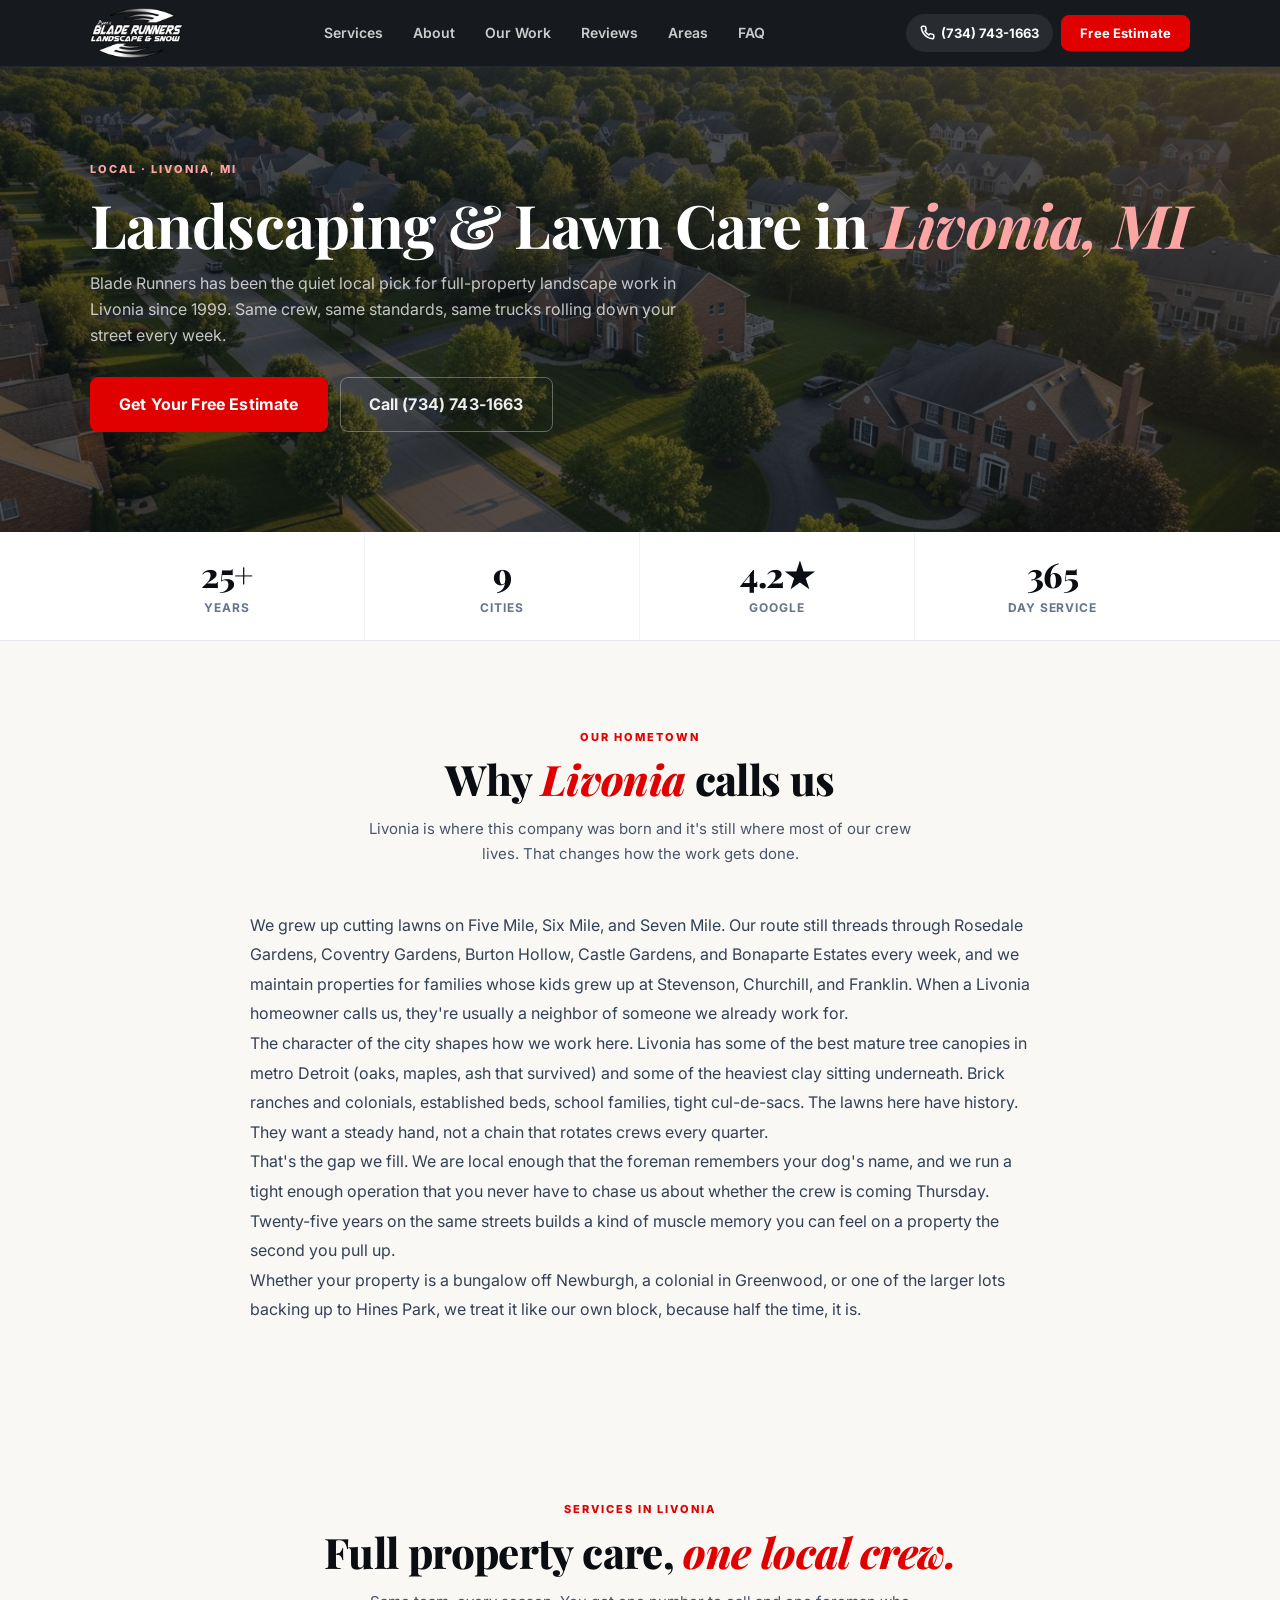
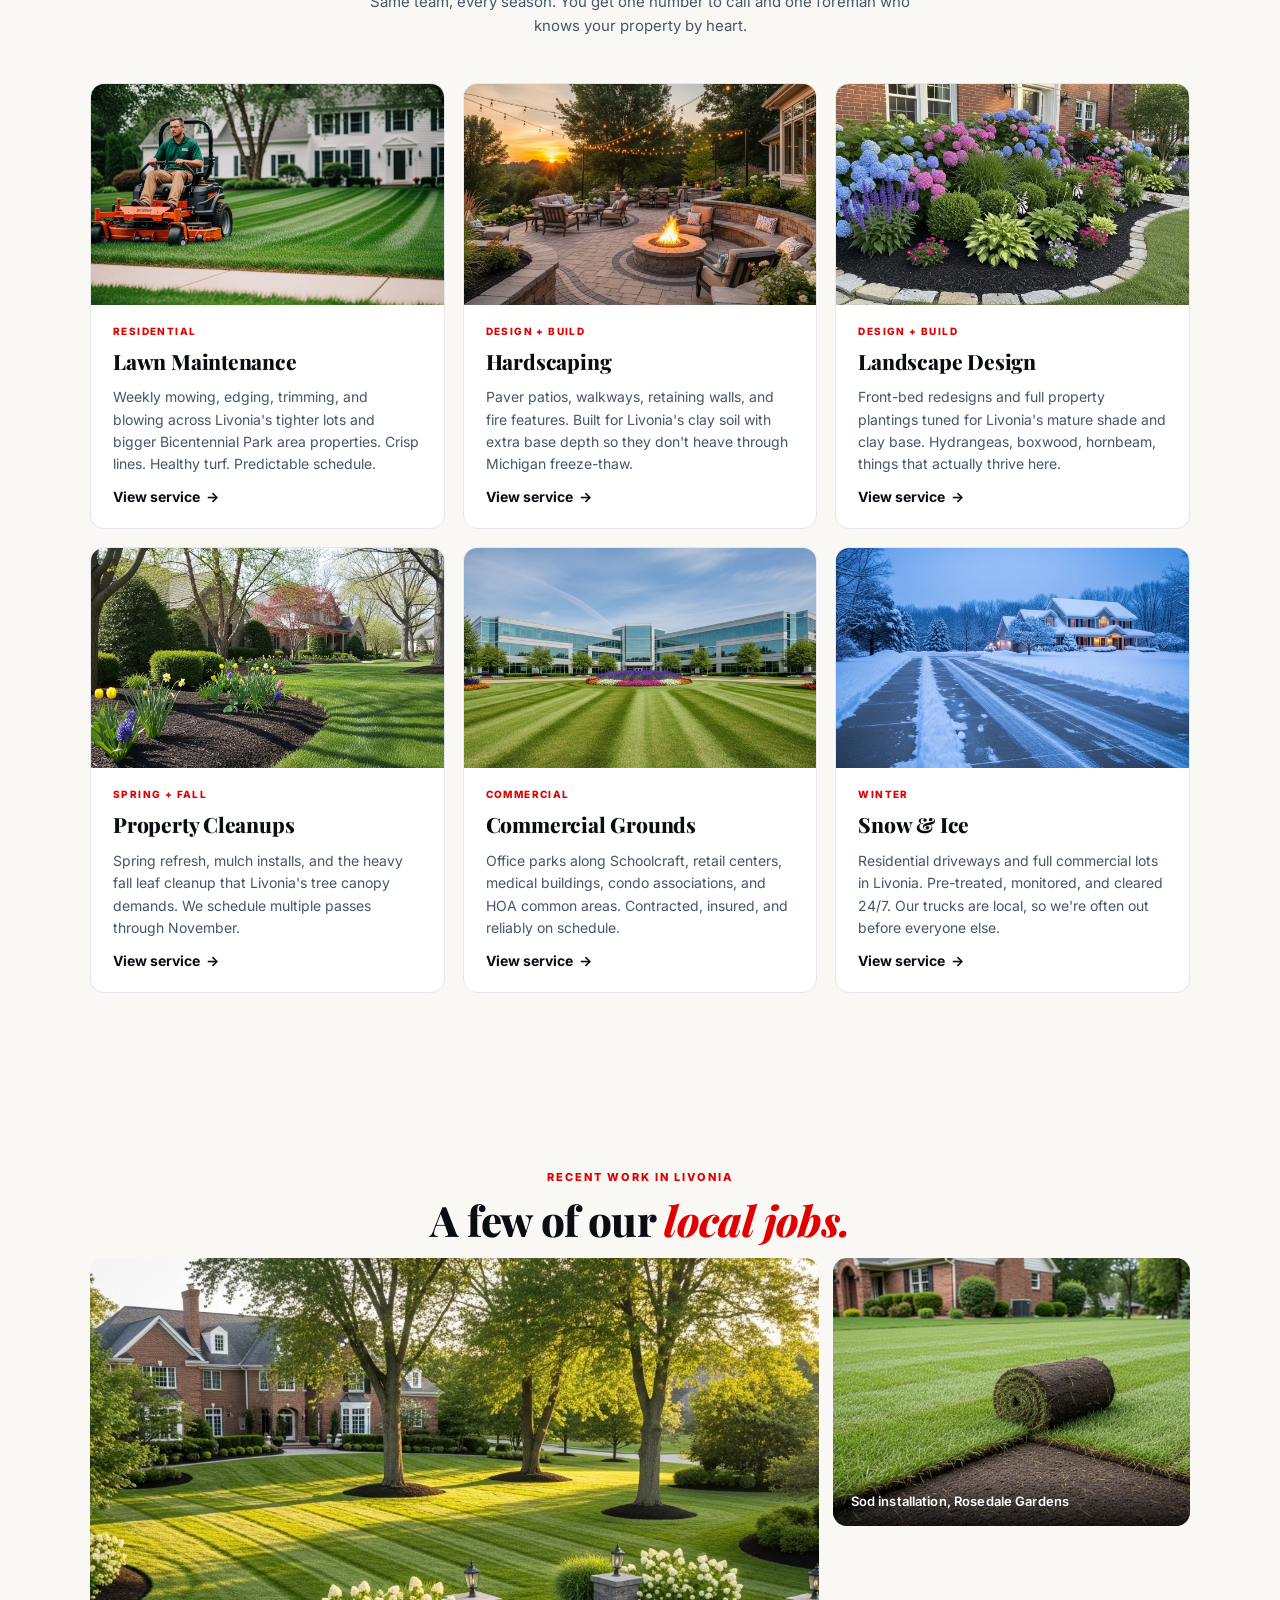
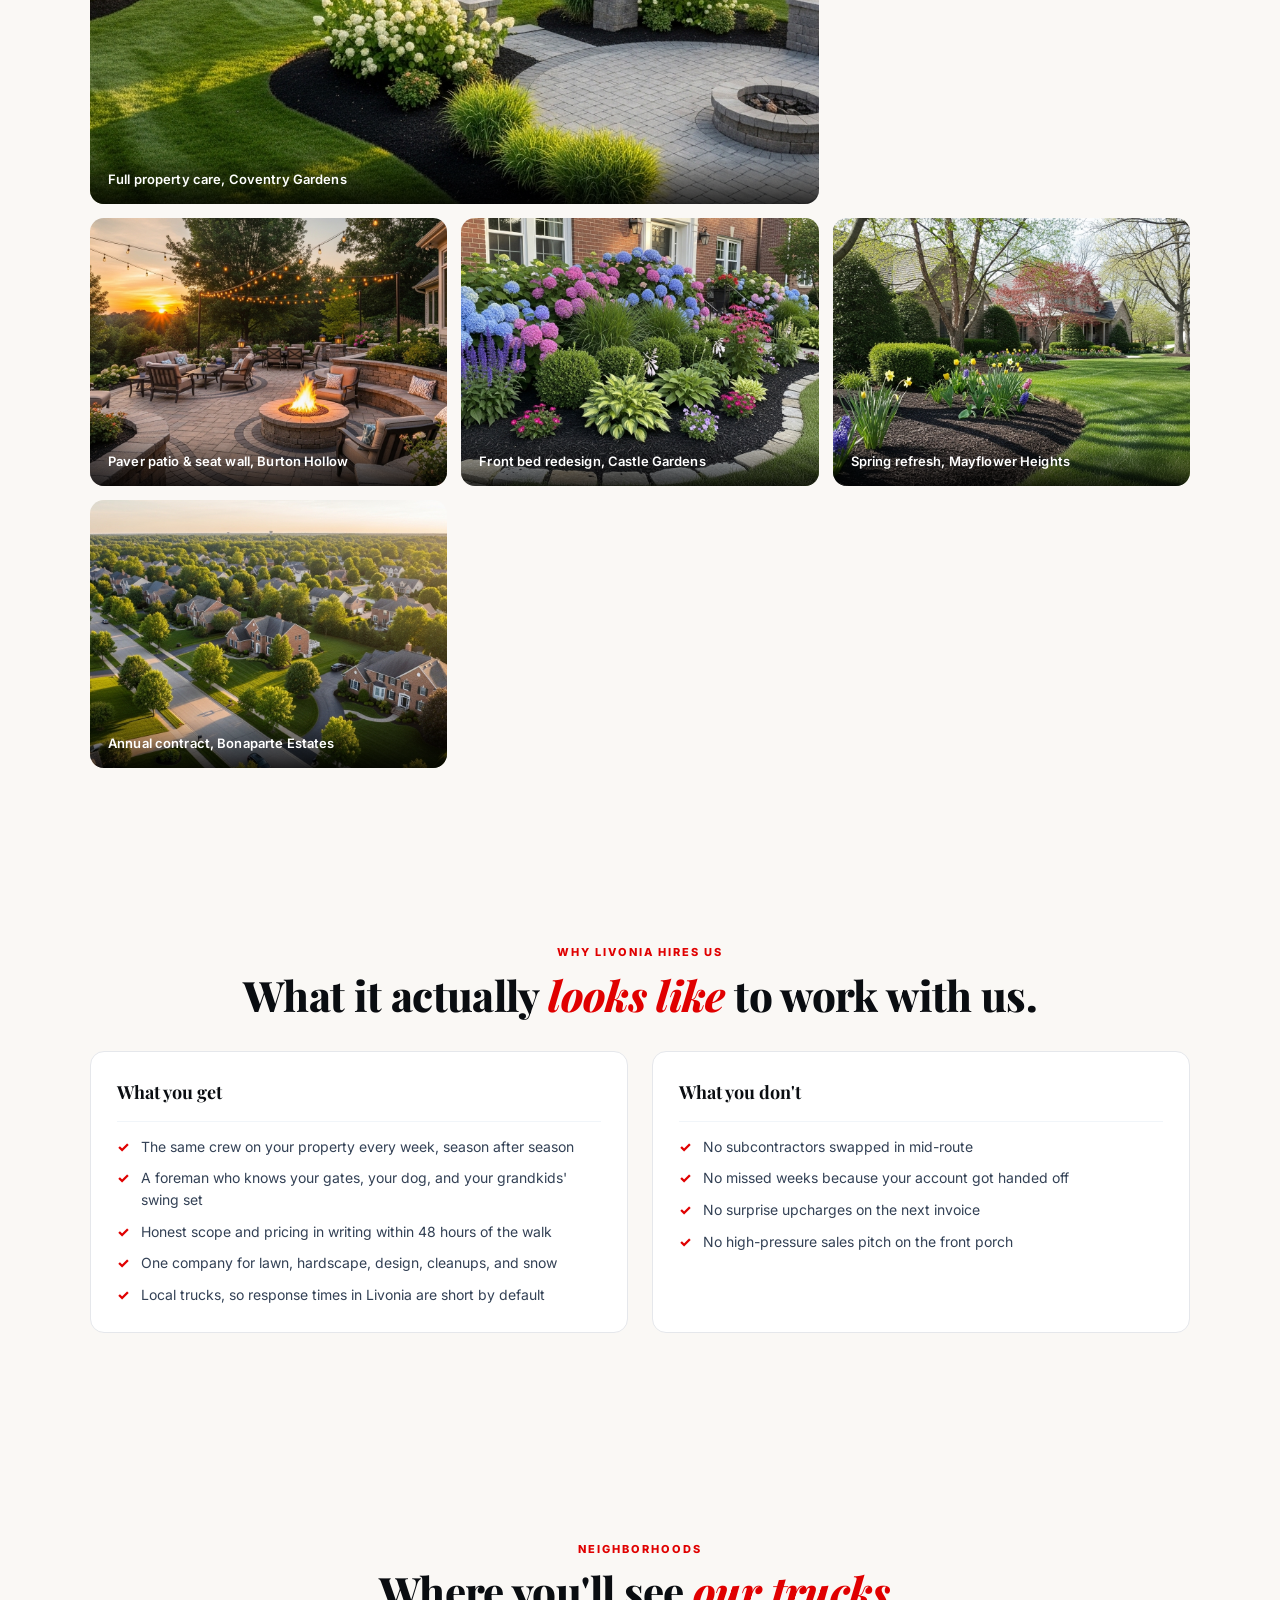
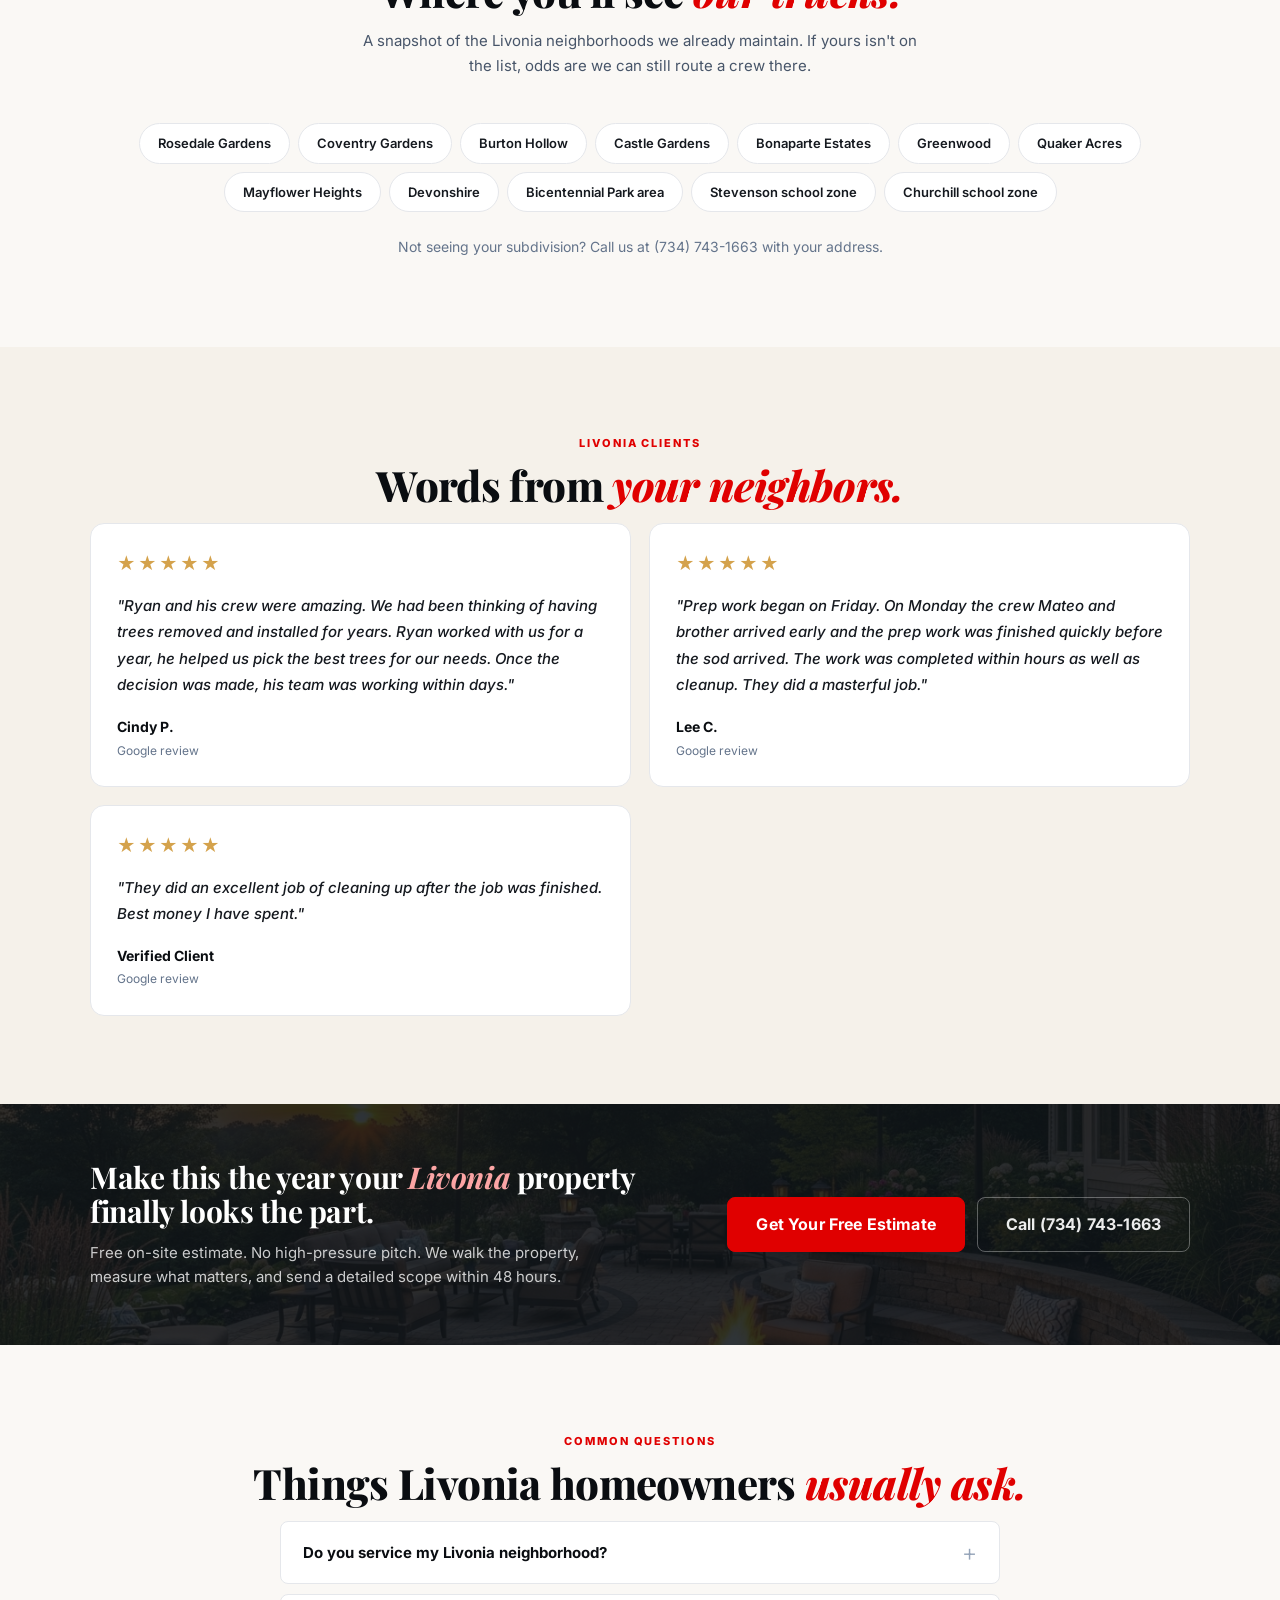
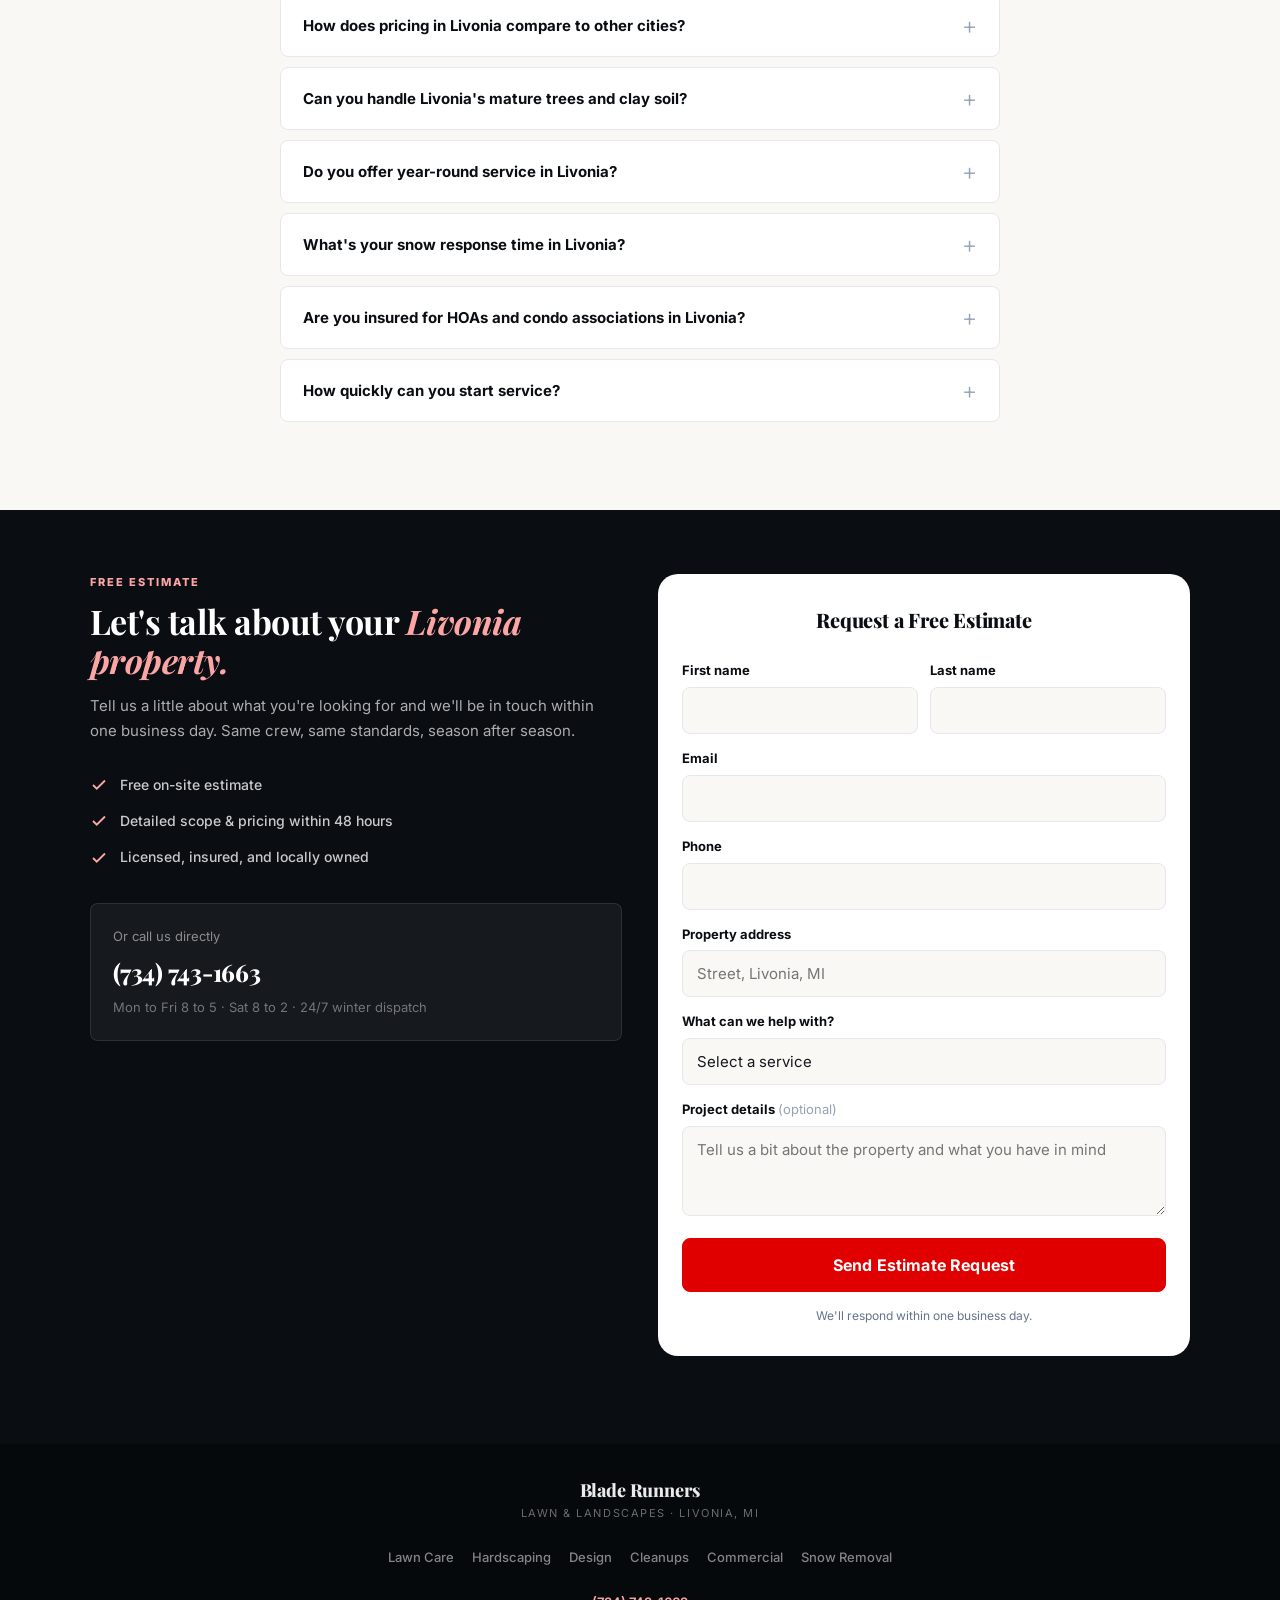
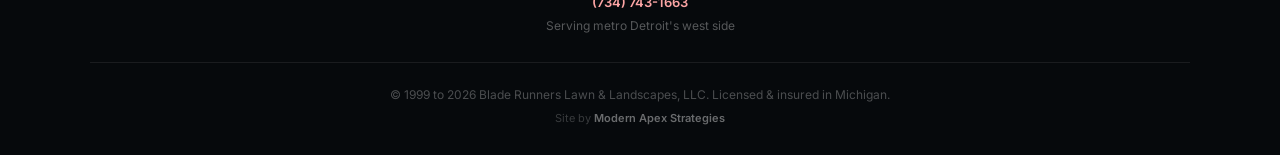
<file: service-areas/livonia/index.html>
<!DOCTYPE html>
<html lang="en">
<head>
  <meta charset="UTF-8">
  <meta name="viewport" content="width=device-width, initial-scale=1.0">
  <title>Livonia MI Landscaping &amp; Lawn Care | Local Crew Since 1999 | Blade Runners</title>
  <meta name="description" content="Local landscape company serving Livonia, MI since 1999. Lawn care, hardscaping, design, sod, and year-round snow service for Rosedale Gardens, Coventry Gardens, Burton Hollow, and every neighborhood in between. Free estimates: (734) 743-1663.">
  <meta name="keywords" content="landscaping livonia mi, lawn care livonia, livonia landscape company, hardscaping livonia, snow removal livonia mi, blade runners livonia">
  <meta name="robots" content="index, follow">
  <link rel="canonical" href="https://bladerunnerslandscapes.com/service-areas/livonia/">

  <meta property="og:site_name" content="Blade Runners Lawn &amp; Landscapes">
  <meta property="og:title" content="Livonia MI Landscaping &amp; Lawn Care | Blade Runners">
  <meta property="og:description" content="Local crew. 25+ years. Lawn care, hardscaping, design, sod, and year-round snow service for Livonia homes and businesses.">
  <meta property="og:type" content="website">
  <meta property="og:url" content="https://bladerunnerslandscapes.com/service-areas/livonia/">
  <meta property="og:image" content="https://bladerunnerslandscapes.com/assets/images/area-livonia.jpg">
  <meta property="og:image:width" content="1200">
  <meta property="og:image:height" content="630">
  <meta property="og:locale" content="en_US">
  <meta name="twitter:card" content="summary_large_image">
  <meta name="twitter:title" content="Livonia MI Landscaping &amp; Lawn Care | Blade Runners">
  <meta name="twitter:description" content="Local crew. 25+ years. Lawn, hardscape, design, snow, all four seasons in Livonia.">
  <meta name="twitter:image" content="https://bladerunnerslandscapes.com/assets/images/area-livonia.jpg">

  <link rel="icon" type="image/png" href="../../assets/images/br-logo-original.png">
  <link rel="apple-touch-icon" href="../../assets/images/br-logo-original.png">

  <script type="application/ld+json">
  {
    "@context": "https://schema.org",
    "@type": "LandscapingBusiness",
    "name": "Blade Runners Lawn & Landscapes, LLC",
    "description": "Local landscape company serving Livonia, MI since 1999. Lawn maintenance, hardscaping, landscape design, sod, and year-round snow & ice management for Livonia homes and businesses.",
    "url": "https://bladerunnerslandscapes.com/service-areas/livonia/",
    "telephone": "+17347431663",
    "image": "https://bladerunnerslandscapes.com/assets/images/area-livonia.jpg",
    "logo": "https://bladerunnerslandscapes.com/assets/images/br-logo-original.png",
    "address": {
      "@type": "PostalAddress",
      "streetAddress": "19523 Merriman Rd",
      "addressLocality": "Livonia",
      "addressRegion": "MI",
      "postalCode": "48152",
      "addressCountry": "US"
    },
    "geo": {"@type":"GeoCoordinates","latitude":42.3684,"longitude":-83.3527},
    "areaServed": {"@type":"City","name":"Livonia, MI"},
    "openingHoursSpecification": [
      {"@type":"OpeningHoursSpecification","dayOfWeek":["Monday","Tuesday","Wednesday","Thursday","Friday"],"opens":"08:00","closes":"17:00"},
      {"@type":"OpeningHoursSpecification","dayOfWeek":"Saturday","opens":"08:00","closes":"14:00"}
    ],
    "priceRange": "$$",
    "aggregateRating": {"@type":"AggregateRating","ratingValue":"4.2","reviewCount":"31","bestRating":"5"}
  }
  </script>

  <script type="application/ld+json">
  {
    "@context": "https://schema.org",
    "@type": "BreadcrumbList",
    "itemListElement": [
      {"@type":"ListItem","position":1,"name":"Home","item":"https://bladerunnerslandscapes.com/"},
      {"@type":"ListItem","position":2,"name":"Service Areas","item":"https://bladerunnerslandscapes.com/#areas"},
      {"@type":"ListItem","position":3,"name":"Livonia","item":"https://bladerunnerslandscapes.com/service-areas/livonia/"}
    ]
  }
  </script>

  <script type="application/ld+json">
  {
    "@context": "https://schema.org",
    "@type": "FAQPage",
    "mainEntity": [
      {"@type":"Question","name":"Do you service my Livonia neighborhood?","acceptedAnswer":{"@type":"Answer","text":"Almost certainly yes. Our weekly route covers Rosedale Gardens, Coventry Gardens, Burton Hollow, Castle Gardens, Bonaparte Estates, Greenwood, Quaker Acres, Mayflower Heights, Devonshire, and the streets around Bicentennial Park. If you're somewhere else in Livonia, give us your address and we'll tell you which crew day you'd land on."}},
      {"@type":"Question","name":"How does pricing in Livonia compare to other cities?","acceptedAnswer":{"@type":"Answer","text":"Livonia is the most efficient route on our schedule because it's our home city, so we tend to be sharper on weekly maintenance pricing here than the same square footage would cost in Novi or Northville. Hardscape and design pricing is the same standard regardless of city: it's based on scope, material grade, and site conditions, not zip code."}},
      {"@type":"Question","name":"Can you handle Livonia's mature trees and clay soil?","acceptedAnswer":{"@type":"Answer","text":"That's most of what we do here. Livonia's older neighborhoods have some of the best tree canopies in the area and some of the heaviest clay underneath. We adjust our base prep for hardscape (extra aggregate, geotextile fabric where it's warranted), our planting palette (varieties that tolerate clay and root competition from oaks and maples), and our cleanup schedule for the leaf load every fall."}},
      {"@type":"Question","name":"Do you offer year-round service in Livonia?","acceptedAnswer":{"@type":"Answer","text":"Yes. Lawn care from spring start-up through fall cleanup, then the same crew handles snow and ice management for residential driveways and commercial lots all winter. One company, one phone number, every season."}},
      {"@type":"Question","name":"What's your snow response time in Livonia?","acceptedAnswer":{"@type":"Answer","text":"Commercial contracts in Livonia get pre-treated and monitored in real time during a storm, with priority lots cleared before business hours. Residential routes are typically cleared within a few hours of snowfall ending. Our trucks are based in Livonia, so we're often out before companies routing in from elsewhere."}},
      {"@type":"Question","name":"Are you insured for HOAs and condo associations in Livonia?","acceptedAnswer":{"@type":"Answer","text":"Yes. Blade Runners Lawn & Landscapes, LLC carries general liability and workers' compensation, and we're set up to provide certificates of insurance directly to property managers and HOA boards. Several Livonia condo communities and HOA common areas are on our route."}}
    ]
  }
  </script>

  <link rel="sitemap" type="application/xml" href="../../sitemap.xml">

  <link rel="preconnect" href="https://fonts.googleapis.com">
  <link rel="preconnect" href="https://fonts.gstatic.com" crossorigin>
  <link href="https://fonts.googleapis.com/css2?family=Inter:wght@400;500;600;700;800;900&family=Playfair+Display:ital,wght@0,700;0,800;0,900;1,800&display=swap" rel="stylesheet">
  <link rel="stylesheet" href="../../styles.css?v=20260624a">
</head>
<body>

  <!-- Sticky Mobile CTA -->
  <div class="sticky-cta" id="stickyCta">
    <a href="tel:+17347431663" class="sticky-cta__call">
      <svg width="18" height="18" viewBox="0 0 24 24" fill="none" stroke="currentColor" stroke-width="2.5"><path d="M22 16.92v3a2 2 0 01-2.18 2 19.79 19.79 0 01-8.63-3.07 19.5 19.5 0 01-6-6 19.79 19.79 0 01-3.07-8.67A2 2 0 014.11 2h3a2 2 0 012 1.72c.127.96.361 1.903.7 2.81a2 2 0 01-.45 2.11L8.09 9.91a16 16 0 006 6l1.27-1.27a2 2 0 012.11-.45c.907.339 1.85.573 2.81.7A2 2 0 0122 16.92z"/></svg>
      Call Now
    </a>
    <a href="#contact" class="sticky-cta__quote">Free Estimate</a>
  </div>

  <!-- Header -->
  <header class="header" id="header">
    <div class="container">
      <div class="header__inner">
        <a href="../../" class="header__brand"><img src="../../assets/images/br-logo.png" alt="Blade Runners Lawn &amp; Landscapes" class="header__logo"></a>
        <nav class="header__nav" id="desktopNav">
          <a href="../../#services">Services</a>
          <a href="../../about/">About</a>
          <a href="../../#work">Our Work</a>
          <a href="../../#reviews">Reviews</a>
          <a href="../../#areas">Areas</a>
          <a href="../../#faq">FAQ</a>
        </nav>
        <div class="header__actions">
          <a href="tel:+17347431663" class="header__phone">
            <svg width="15" height="15" viewBox="0 0 24 24" fill="none" stroke="currentColor" stroke-width="2.5"><path d="M22 16.92v3a2 2 0 01-2.18 2 19.79 19.79 0 01-8.63-3.07 19.5 19.5 0 01-6-6 19.79 19.79 0 01-3.07-8.67A2 2 0 014.11 2h3a2 2 0 012 1.72c.127.96.361 1.903.7 2.81a2 2 0 01-.45 2.11L8.09 9.91a16 16 0 006 6l1.27-1.27a2 2 0 012.11-.45c.907.339 1.85.573 2.81.7A2 2 0 0122 16.92z"/></svg>
            <span>(734) 743-1663</span>
          </a>
          <a href="#contact" class="btn btn--primary btn--sm header__cta">Free Estimate</a>
          <button class="hamburger" id="hamburger" aria-label="Open menu"><span></span><span></span><span></span></button>
        </div>
      </div>
    </div>
  </header>
  <div class="mobile-menu" id="mobileMenu">
    <nav class="mobile-menu__nav">
      <a href="../../#services">Services</a>
      <a href="../../about/">About</a>
      <a href="../../#work">Our Work</a>
      <a href="../../#reviews">Reviews</a>
      <a href="../../#areas">Areas</a>
      <a href="../../#faq">FAQ</a>
      <a href="#contact" class="btn btn--primary btn--lg btn--full">Get Free Estimate</a>
    </nav>
  </div>

  <!-- Area Hero -->
  <section class="area-hero" style="background-image:url('../../assets/images/area-livonia.jpg');">
    <div class="container">
      <span class="svc-hero__eyebrow">Local &middot; Livonia, MI</span>
      <h1 class="area-hero__title">Landscaping &amp; Lawn Care in <em>Livonia, MI</em></h1>
      <p class="area-hero__sub">Blade Runners has been the quiet local pick for full-property landscape work in Livonia since 1999. Same crew, same standards, same trucks rolling down your street every week.</p>
      <div class="area-hero__ctas">
        <a href="#contact" class="btn btn--primary btn--lg">Get Your Free Estimate</a>
        <a href="tel:+17347431663" class="btn btn--outline-light btn--lg">Call (734) 743-1663</a>
      </div>
    </div>
  </section>

  <!-- Trust Bar -->
  <section class="trust-bar">
    <div class="container">
      <div class="trust-bar__inner">
        <div class="trust-bar__item"><span class="trust-bar__num">25+</span><span class="trust-bar__label">Years</span></div>
        <div class="trust-bar__item"><span class="trust-bar__num">9</span><span class="trust-bar__label">Cities</span></div>
        <div class="trust-bar__item"><span class="trust-bar__num">4.2&#9733;</span><span class="trust-bar__label">Google</span></div>
        <div class="trust-bar__item"><span class="trust-bar__num">365</span><span class="trust-bar__label">Day Service</span></div>
      </div>
    </div>
  </section>

  <!-- Local Intro -->
  <section>
    <div class="container">
      <span class="eyebrow">Our Hometown</span>
      <h2 class="section-title">Why <em>Livonia</em> calls us</h2>
      <p class="section-sub">Livonia is where this company was born and it's still where most of our crew lives. That changes how the work gets done.</p>
      <div style="max-width:780px;margin:28px auto 0;color:var(--gray-700);font-size:16px;line-height:1.85">
        <p>We grew up cutting lawns on Five Mile, Six Mile, and Seven Mile. Our route still threads through Rosedale Gardens, Coventry Gardens, Burton Hollow, Castle Gardens, and Bonaparte Estates every week, and we maintain properties for families whose kids grew up at Stevenson, Churchill, and Franklin. When a Livonia homeowner calls us, they're usually a neighbor of someone we already work for.</p>
        <p>The character of the city shapes how we work here. Livonia has some of the best mature tree canopies in metro Detroit (oaks, maples, ash that survived) and some of the heaviest clay sitting underneath. Brick ranches and colonials, established beds, school families, tight cul-de-sacs. The lawns here have history. They want a steady hand, not a chain that rotates crews every quarter.</p>
        <p>That's the gap we fill. We are local enough that the foreman remembers your dog's name, and we run a tight enough operation that you never have to chase us about whether the crew is coming Thursday. Twenty-five years on the same streets builds a kind of muscle memory you can feel on a property the second you pull up.</p>
        <p>Whether your property is a bungalow off Newburgh, a colonial in Greenwood, or one of the larger lots backing up to Hines Park, we treat it like our own block, because half the time, it is.</p>
      </div>
    </div>
  </section>

  <!-- Services in Livonia -->
  <section class="services" id="services">
    <div class="container">
      <span class="eyebrow">Services in Livonia</span>
      <h2 class="section-title">Full property care, <em>one local crew.</em></h2>
      <p class="section-sub">Same team, every season. You get one number to call and one foreman who knows your property by heart.</p>

      <div class="services__grid">
        <a href="../../lawn-maintenance/" class="svc-card" data-animate>
          <div class="svc-card__img"><img src="../../assets/images/svc-lawn-maintenance.jpg" alt="Manicured Livonia lawn with crisp diagonal stripes"></div>
          <span class="svc-card__tag">Residential</span>
          <h3>Lawn Maintenance</h3>
          <p>Weekly mowing, edging, trimming, and blowing across Livonia's tighter lots and bigger Bicentennial Park area properties. Crisp lines. Healthy turf. Predictable schedule.</p>
          <span class="svc-card__link">View service</span>
        </a>

        <a href="../../hardscaping/" class="svc-card" data-animate>
          <div class="svc-card__img"><img src="../../assets/images/svc-hardscaping.jpg" alt="Custom paver patio with stone fire pit"></div>
          <span class="svc-card__tag">Design + Build</span>
          <h3>Hardscaping</h3>
          <p>Paver patios, walkways, retaining walls, and fire features. Built for Livonia's clay soil with extra base depth so they don't heave through Michigan freeze-thaw.</p>
          <span class="svc-card__link">View service</span>
        </a>

        <a href="../../landscape-design/" class="svc-card" data-animate>
          <div class="svc-card__img"><img src="../../assets/images/svc-landscape-design.jpg" alt="Layered front bed redesign on a Livonia colonial"></div>
          <span class="svc-card__tag">Design + Build</span>
          <h3>Landscape Design</h3>
          <p>Front-bed redesigns and full property plantings tuned for Livonia's mature shade and clay base. Hydrangeas, boxwood, hornbeam, things that actually thrive here.</p>
          <span class="svc-card__link">View service</span>
        </a>

        <a href="../../landscape-cleanup/" class="svc-card" data-animate>
          <div class="svc-card__img"><img src="../../assets/images/svc-landscape-cleanup.jpg" alt="Spring landscape refresh in Livonia with fresh mulch"></div>
          <span class="svc-card__tag">Spring + Fall</span>
          <h3>Property Cleanups</h3>
          <p>Spring refresh, mulch installs, and the heavy fall leaf cleanup that Livonia's tree canopy demands. We schedule multiple passes through November.</p>
          <span class="svc-card__link">View service</span>
        </a>

        <a href="../../commercial-lawn-maintenance/" class="svc-card" data-animate>
          <div class="svc-card__img"><img src="../../assets/images/svc-commercial-lawn.jpg" alt="Commercial property landscaping in Livonia"></div>
          <span class="svc-card__tag">Commercial</span>
          <h3>Commercial Grounds</h3>
          <p>Office parks along Schoolcraft, retail centers, medical buildings, condo associations, and HOA common areas. Contracted, insured, and reliably on schedule.</p>
          <span class="svc-card__link">View service</span>
        </a>

        <a href="../../snow-removal/" class="svc-card" data-animate>
          <div class="svc-card__img"><img src="../../assets/images/svc-snow-removal.jpg" alt="Cleared driveway in Livonia after a snowfall"></div>
          <span class="svc-card__tag">Winter</span>
          <h3>Snow &amp; Ice</h3>
          <p>Residential driveways and full commercial lots in Livonia. Pre-treated, monitored, and cleared 24/7. Our trucks are local, so we're often out before everyone else.</p>
          <span class="svc-card__link">View service</span>
        </a>
      </div>
    </div>
  </section>

  <!-- Recent Work -->
  <section class="work">
    <div class="container">
      <span class="eyebrow">Recent work in Livonia</span>
      <h2 class="section-title">A few of our <em>local jobs.</em></h2>
      <div class="work__grid">
        <div class="work__item work__item--wide" data-animate>
          <img src="../../assets/images/home-hero.jpg" alt="Livonia colonial with manicured lawn and fresh edging">
          <span>Full property care, Coventry Gardens</span>
        </div>
        <div class="work__item" data-animate>
          <img src="../../assets/images/svc-sod.jpg" alt="Fresh sod installation on a Livonia property">
          <span>Sod installation, Rosedale Gardens</span>
        </div>
        <div class="work__item" data-animate>
          <img src="../../assets/images/svc-hardscaping.jpg" alt="Paver patio in a Livonia backyard">
          <span>Paver patio &amp; seat wall, Burton Hollow</span>
        </div>
        <div class="work__item" data-animate>
          <img src="../../assets/images/svc-landscape-design.jpg" alt="Front bed redesign, Livonia">
          <span>Front bed redesign, Castle Gardens</span>
        </div>
        <div class="work__item" data-animate>
          <img src="../../assets/images/svc-landscape-cleanup.jpg" alt="Spring cleanup in Mayflower Heights">
          <span>Spring refresh, Mayflower Heights</span>
        </div>
        <div class="work__item" data-animate>
          <img src="../../assets/images/area-livonia.jpg" alt="Livonia neighborhood landscaping">
          <span>Annual contract, Bonaparte Estates</span>
        </div>
      </div>
    </div>
  </section>

  <!-- Why Us -->
  <section>
    <div class="container">
      <span class="eyebrow">Why Livonia hires us</span>
      <h2 class="section-title">What it actually <em>looks like</em> to work with us.</h2>
      <div class="split">
        <div class="split__col">
          <h3>What you get</h3>
          <ul>
            <li>The same crew on your property every week, season after season</li>
            <li>A foreman who knows your gates, your dog, and your grandkids' swing set</li>
            <li>Honest scope and pricing in writing within 48 hours of the walk</li>
            <li>One company for lawn, hardscape, design, cleanups, and snow</li>
            <li>Local trucks, so response times in Livonia are short by default</li>
          </ul>
        </div>
        <div class="split__col">
          <h3>What you don't</h3>
          <ul>
            <li>No subcontractors swapped in mid-route</li>
            <li>No missed weeks because your account got handed off</li>
            <li>No surprise upcharges on the next invoice</li>
            <li>No high-pressure sales pitch on the front porch</li>
          </ul>
        </div>
      </div>
    </div>
  </section>

  <!-- Neighborhoods -->
  <section class="services">
    <div class="container">
      <span class="eyebrow">Neighborhoods</span>
      <h2 class="section-title">Where you'll see <em>our trucks.</em></h2>
      <p class="section-sub">A snapshot of the Livonia neighborhoods we already maintain. If yours isn't on the list, odds are we can still route a crew there.</p>
      <div class="areas__grid">
        <span class="area-tag">Rosedale Gardens</span>
        <span class="area-tag">Coventry Gardens</span>
        <span class="area-tag">Burton Hollow</span>
        <span class="area-tag">Castle Gardens</span>
        <span class="area-tag">Bonaparte Estates</span>
        <span class="area-tag">Greenwood</span>
        <span class="area-tag">Quaker Acres</span>
        <span class="area-tag">Mayflower Heights</span>
        <span class="area-tag">Devonshire</span>
        <span class="area-tag">Bicentennial Park area</span>
        <span class="area-tag">Stevenson school zone</span>
        <span class="area-tag">Churchill school zone</span>
      </div>
      <p class="areas__note">Not seeing your subdivision? Call us at (734) 743-1663 with your address.</p>
    </div>
  </section>

  <!-- Reviews -->
  <section class="reviews" id="reviews">
    <div class="container">
      <span class="eyebrow">Livonia clients</span>
      <h2 class="section-title">Words from <em>your neighbors.</em></h2>
      <div class="reviews__grid">
        <div class="review-card" data-animate>
          <div class="review-card__stars">&#9733;&#9733;&#9733;&#9733;&#9733;</div>
          <p>"Ryan and his crew were amazing. We had been thinking of having trees removed and installed for years. Ryan worked with us for a year, he helped us pick the best trees for our needs. Once the decision was made, his team was working within days."</p>
          <span class="review-card__name">Cindy P.</span>
          <span class="review-card__src">Google review</span>
        </div>
        <div class="review-card" data-animate>
          <div class="review-card__stars">&#9733;&#9733;&#9733;&#9733;&#9733;</div>
          <p>"Prep work began on Friday. On Monday the crew Mateo and brother arrived early and the prep work was finished quickly before the sod arrived. The work was completed within hours as well as cleanup. They did a masterful job."</p>
          <span class="review-card__name">Lee C.</span>
          <span class="review-card__src">Google review</span>
        </div>
        <div class="review-card" data-animate>
          <div class="review-card__stars">&#9733;&#9733;&#9733;&#9733;&#9733;</div>
          <p>"They did an excellent job of cleaning up after the job was finished. Best money I have spent."</p>
          <span class="review-card__name">Verified Client</span>
          <span class="review-card__src">Google review</span>
        </div>
      </div>
    </div>
  </section>

  <!-- CTA Banner -->
  <section class="cta-banner" style="background-image:url('../../assets/images/svc-hardscaping.jpg')">
    <div class="container">
      <div class="cta-banner__inner">
        <div>
          <h2>Make this the year your <em>Livonia</em> property finally looks the part.</h2>
          <p>Free on-site estimate. No high-pressure pitch. We walk the property, measure what matters, and send a detailed scope within 48 hours.</p>
        </div>
        <div class="cta-banner__actions">
          <a href="#contact" class="btn btn--primary btn--lg">Get Your Free Estimate</a>
          <a href="tel:+17347431663" class="btn btn--outline-light btn--lg">Call (734) 743-1663</a>
        </div>
      </div>
    </div>
  </section>

  <!-- FAQ -->
  <section class="faq" id="faq">
    <div class="container">
      <span class="eyebrow">Common questions</span>
      <h2 class="section-title">Things Livonia homeowners <em>usually ask.</em></h2>
      <div class="faq__list">
        <details class="faq__item">
          <summary>Do you service my Livonia neighborhood?</summary>
          <p>Almost certainly yes. Our weekly route covers Rosedale Gardens, Coventry Gardens, Burton Hollow, Castle Gardens, Bonaparte Estates, Greenwood, Quaker Acres, Mayflower Heights, Devonshire, and the streets around Bicentennial Park. If you're somewhere else in Livonia, give us your address and we'll tell you which crew day you'd land on.</p>
        </details>
        <details class="faq__item">
          <summary>How does pricing in Livonia compare to other cities?</summary>
          <p>Livonia is the most efficient route on our schedule because it's our home city, so we tend to be sharper on weekly maintenance pricing here than the same square footage would cost in Novi or Northville. Hardscape and design pricing is the same standard regardless of city: it's based on scope, material grade, and site conditions, not zip code.</p>
        </details>
        <details class="faq__item">
          <summary>Can you handle Livonia's mature trees and clay soil?</summary>
          <p>That's most of what we do here. Livonia's older neighborhoods have some of the best tree canopies in the area and some of the heaviest clay underneath. We adjust our base prep for hardscape (extra aggregate, geotextile fabric where it's warranted), our planting palette (varieties that tolerate clay and root competition from oaks and maples), and our cleanup schedule for the leaf load every fall.</p>
        </details>
        <details class="faq__item">
          <summary>Do you offer year-round service in Livonia?</summary>
          <p>Yes. Lawn care from spring start-up through fall cleanup, then the same crew handles snow and ice management for residential driveways and commercial lots all winter. One company, one phone number, every season.</p>
        </details>
        <details class="faq__item">
          <summary>What's your snow response time in Livonia?</summary>
          <p>Commercial contracts in Livonia get pre-treated and monitored in real time during a storm, with priority lots cleared before business hours. Residential routes are typically cleared within a few hours of snowfall ending. Our trucks are based in Livonia, so we're often out before companies routing in from elsewhere.</p>
        </details>
        <details class="faq__item">
          <summary>Are you insured for HOAs and condo associations in Livonia?</summary>
          <p>Yes. Blade Runners Lawn &amp; Landscapes, LLC carries general liability and workers' compensation, and we're set up to provide certificates of insurance directly to property managers and HOA boards. Several Livonia condo communities and HOA common areas are on our route.</p>
        </details>
        <details class="faq__item">
          <summary>How quickly can you start service?</summary>
          <p>For weekly maintenance in Livonia we can usually slot a new property within one to two weeks once you sign off on the proposal. For hardscape and design builds, lead times depend on season and scope, but we'll give you a real start date in the proposal, not a maybe.</p>
        </details>
      </div>
    </div>
  </section>

  <!-- Contact -->
  <section class="contact" id="contact">
    <div class="container">
      <div class="contact__wrapper">
        <div class="contact__text">
          <span class="eyebrow eyebrow--light section-title--left" style="text-align:left">Free estimate</span>
          <h2 class="contact__title">Let's talk about your <em>Livonia property.</em></h2>
          <p class="contact__sub">Tell us a little about what you're looking for and we'll be in touch within one business day. Same crew, same standards, season after season.</p>
          <div class="contact__perks">
            <div class="contact__perk"><svg width="18" height="18" viewBox="0 0 24 24" fill="none" stroke="currentColor" stroke-width="2.5"><path d="M20 6L9 17l-5-5"/></svg>Free on-site estimate</div>
            <div class="contact__perk"><svg width="18" height="18" viewBox="0 0 24 24" fill="none" stroke="currentColor" stroke-width="2.5"><path d="M20 6L9 17l-5-5"/></svg>Detailed scope &amp; pricing within 48 hours</div>
            <div class="contact__perk"><svg width="18" height="18" viewBox="0 0 24 24" fill="none" stroke="currentColor" stroke-width="2.5"><path d="M20 6L9 17l-5-5"/></svg>Licensed, insured, and locally owned</div>
          </div>
          <div class="contact__direct">
            <p>Or call us directly</p>
            <a href="tel:+17347431663" class="contact__phone">(734) 743-1663</a>
            <p class="contact__hours">Mon to Fri 8 to 5 &middot; Sat 8 to 2 &middot; 24/7 winter dispatch</p>
          </div>
        </div>

        <form class="contact__form" action="https://formspree.io/f/your-form-id" method="POST">
          <h3 class="contact__form-title">Request a Free Estimate</h3>
          <input type="hidden" name="service_area" value="Livonia, MI">
          <div class="form-row">
            <div class="form-group"><label for="firstName">First name</label><input type="text" id="firstName" name="first_name" required></div>
            <div class="form-group"><label for="lastName">Last name</label><input type="text" id="lastName" name="last_name" required></div>
          </div>
          <div class="form-group"><label for="email">Email</label><input type="email" id="email" name="email" required></div>
          <div class="form-group"><label for="phone">Phone</label><input type="tel" id="phone" name="phone" required></div>
          <div class="form-group"><label for="address">Property address</label><input type="text" id="address" name="address" placeholder="Street, Livonia, MI" required></div>
          <div class="form-group">
            <label for="service">What can we help with?</label>
            <select id="service" name="service" required>
              <option value="">Select a service</option>
              <option>Lawn maintenance</option>
              <option>Landscape design</option>
              <option>Hardscaping (patio, walls, fire pit)</option>
              <option>Sod installation</option>
              <option>Spring or fall cleanup</option>
              <option>Commercial grounds care</option>
              <option>Snow &amp; ice management</option>
              <option>Tree services</option>
              <option>Multiple / not sure</option>
            </select>
          </div>
          <div class="form-group"><label for="details">Project details <span class="optional">(optional)</span></label><textarea id="details" name="details" placeholder="Tell us a bit about the property and what you have in mind"></textarea></div>
          <button type="submit" class="btn btn--primary btn--lg btn--full">Send Estimate Request</button>
          <p class="form-note">We'll respond within one business day.</p>
        </form>
      </div>
    </div>
  </section>

  <!-- Footer -->
  <footer class="footer">
    <div class="container">
      <div class="footer__top">
        <div>
          <span class="footer__name">Blade Runners</span>
          <span class="footer__sub">Lawn &amp; Landscapes &middot; Livonia, MI</span>
        </div>
        <nav class="footer__links">
          <a href="../../lawn-maintenance/">Lawn Care</a>
          <a href="../../hardscaping/">Hardscaping</a>
          <a href="../../landscape-design/">Design</a>
          <a href="../../landscape-cleanup/">Cleanups</a>
          <a href="../../commercial-lawn-maintenance/">Commercial</a>
          <a href="../../snow-removal/">Snow Removal</a>
        </nav>
        <div class="footer__contact">
          <a href="tel:+17347431663">(734) 743-1663</a>
          <span>Serving metro Detroit's west side</span>
        </div>
      </div>
      <div class="footer__bottom">
        <p>&copy; 1999 to 2026 Blade Runners Lawn &amp; Landscapes, LLC. Licensed &amp; insured in Michigan.</p>
        <p class="footer__credit">Site by <a href="https://modernapexstrategies.com" target="_blank" rel="noopener">Modern Apex Strategies</a></p>
      </div>
    </div>
  </footer>

  <script src="../../assets/js/site.js?v=20260624a" defer></script>
  <script>
    const s=document.getElementById('stickyCta'),h=document.getElementById('header');
    window.addEventListener('scroll',()=>{s&&s.classList.toggle('sticky-cta--visible',window.scrollY>400);h&&h.classList.toggle('header--scrolled',window.scrollY>20)});
    const b=document.getElementById('hamburger'),m=document.getElementById('mobileMenu');
    b&&b.addEventListener('click',()=>{b.classList.toggle('is-active');m.classList.toggle('is-open');document.body.classList.toggle('menu-open')});
    m&&m.querySelectorAll('a').forEach(l=>l.addEventListener('click',()=>{b.classList.remove('is-active');m.classList.remove('is-open');document.body.classList.remove('menu-open')}));
  </script>
</body>
</html>
</file>
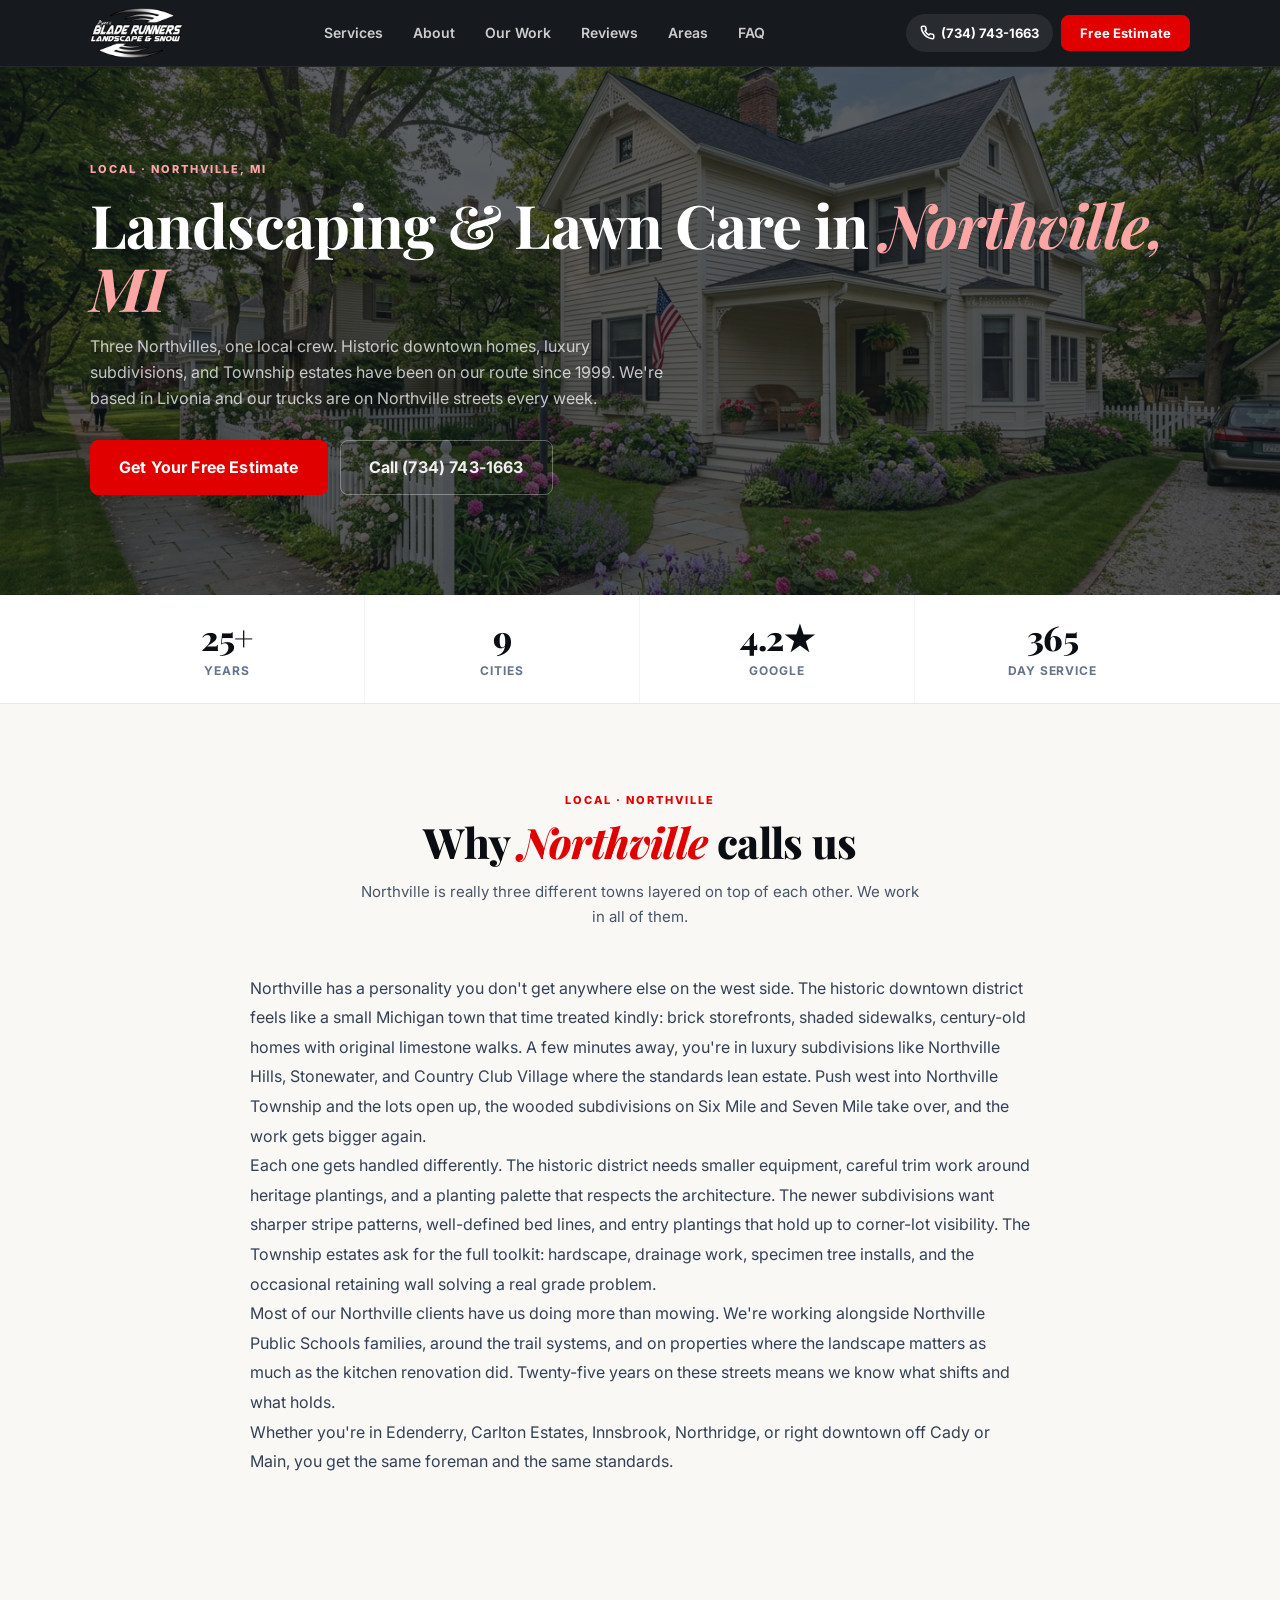
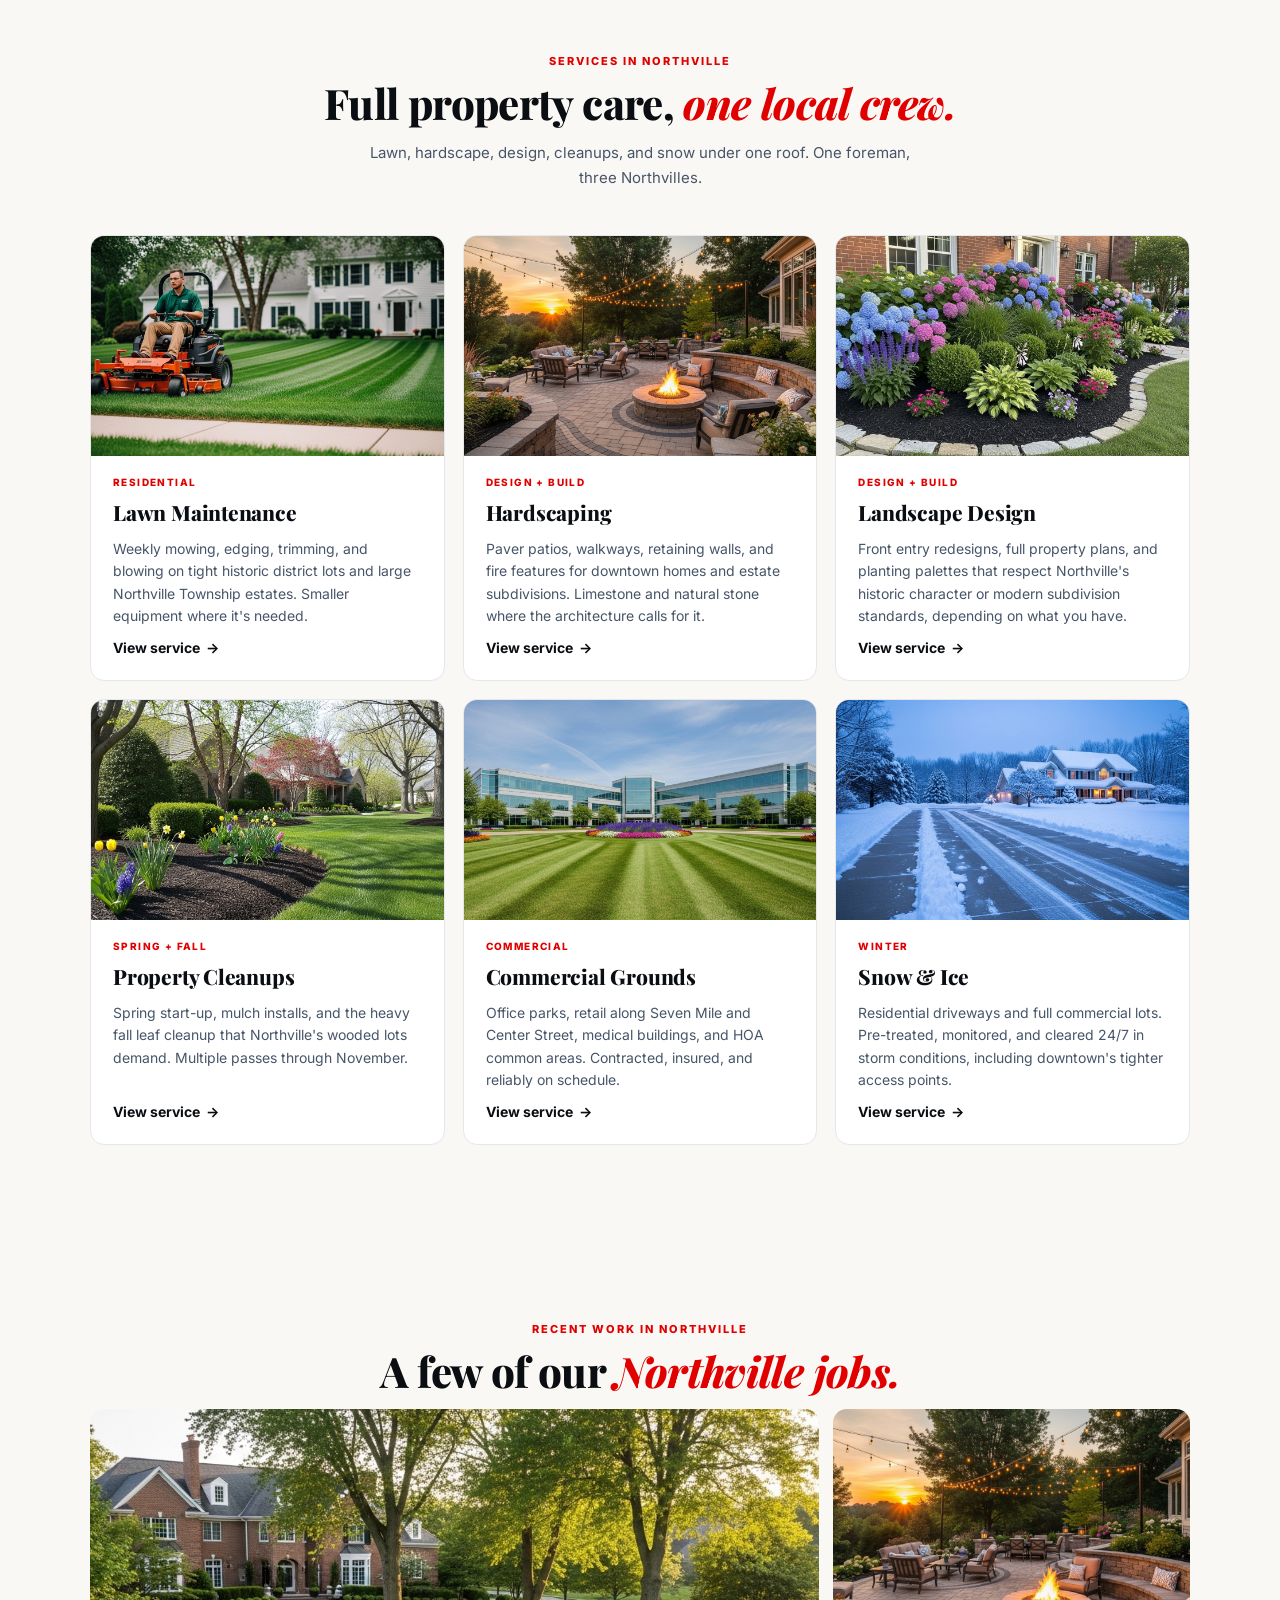
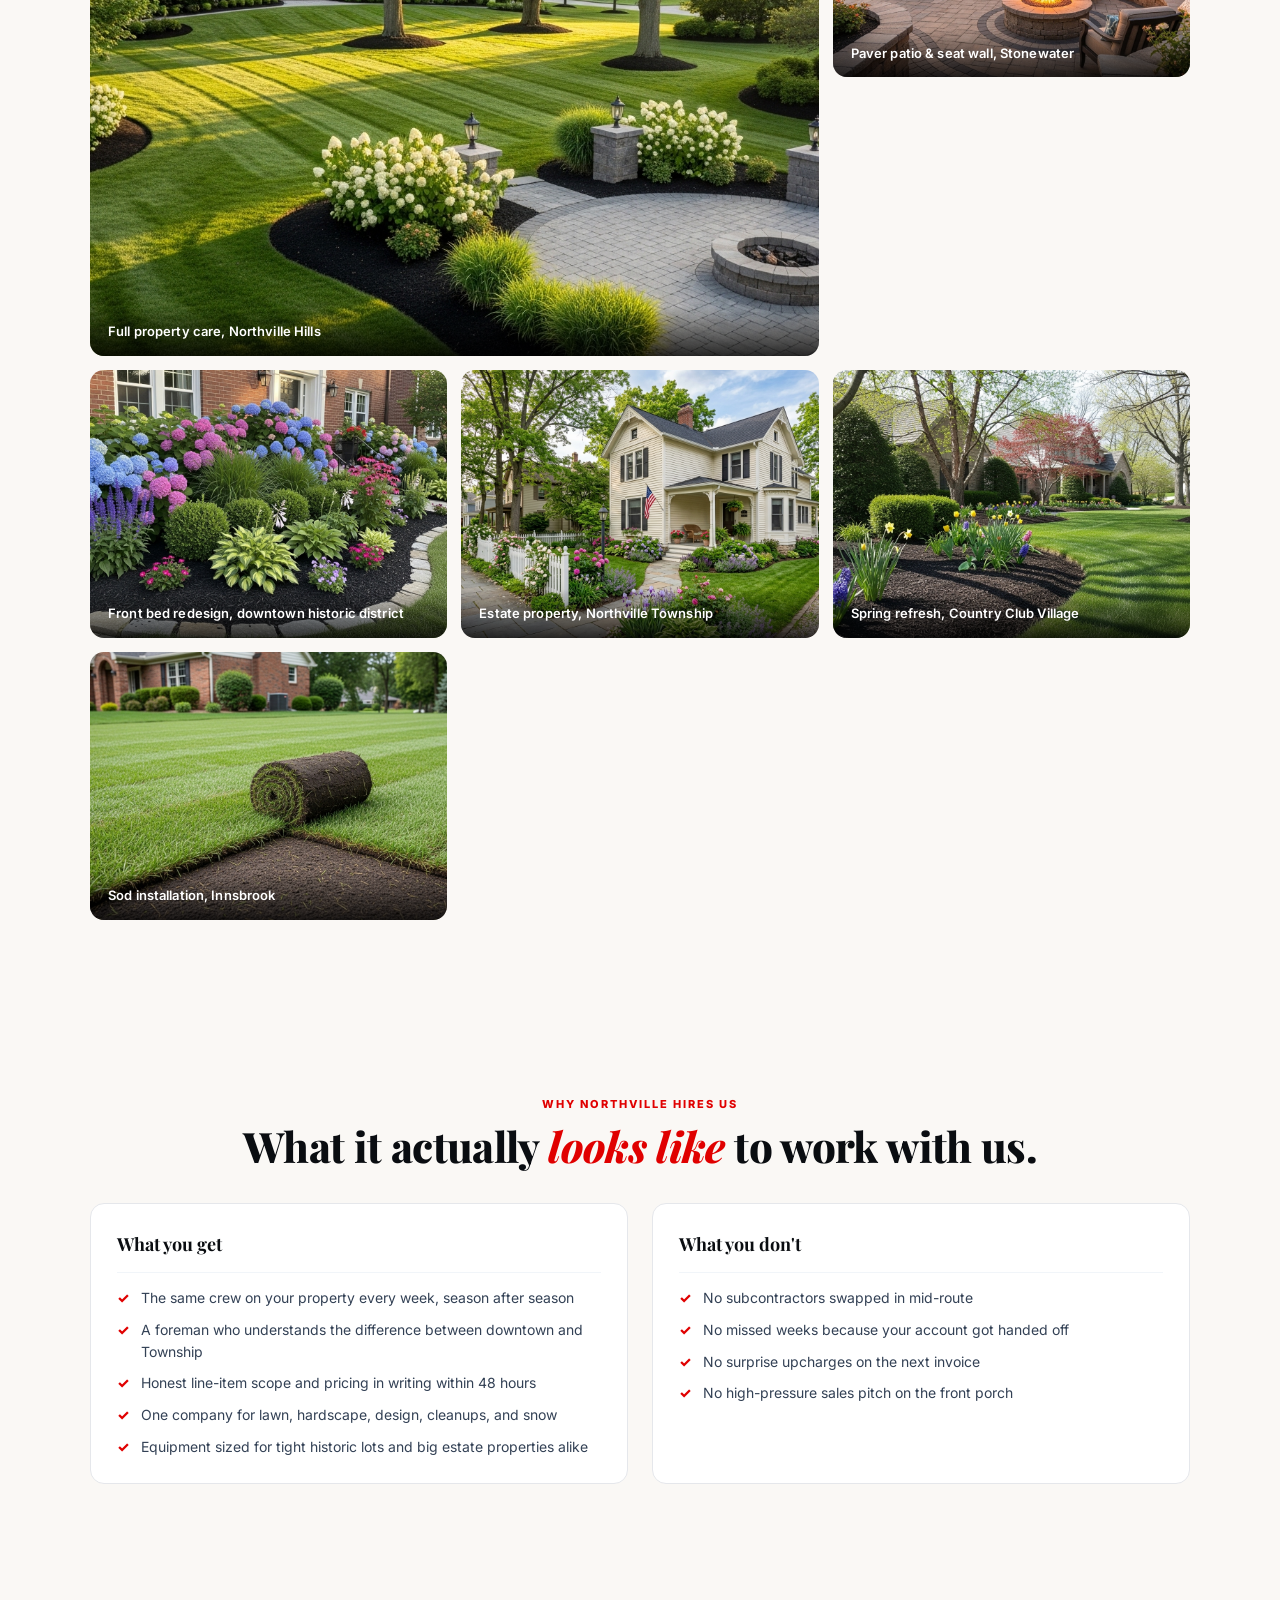
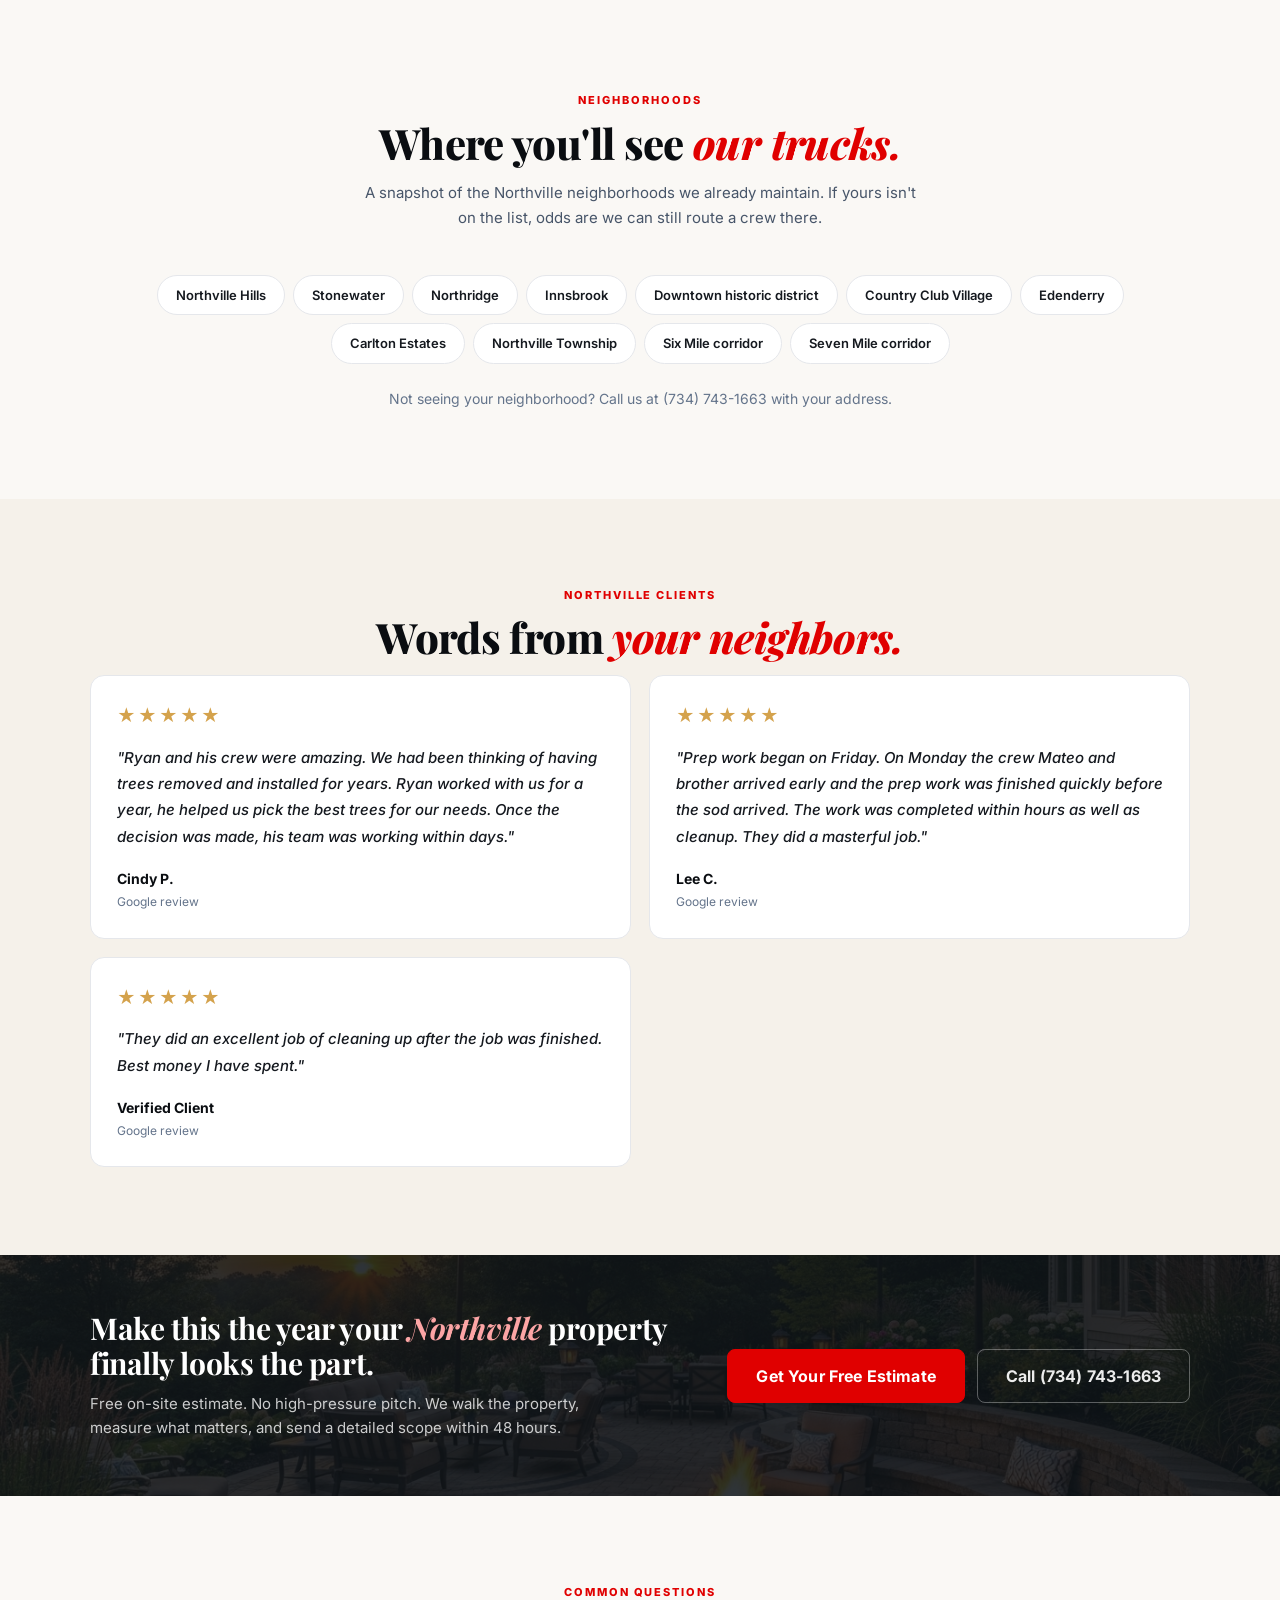
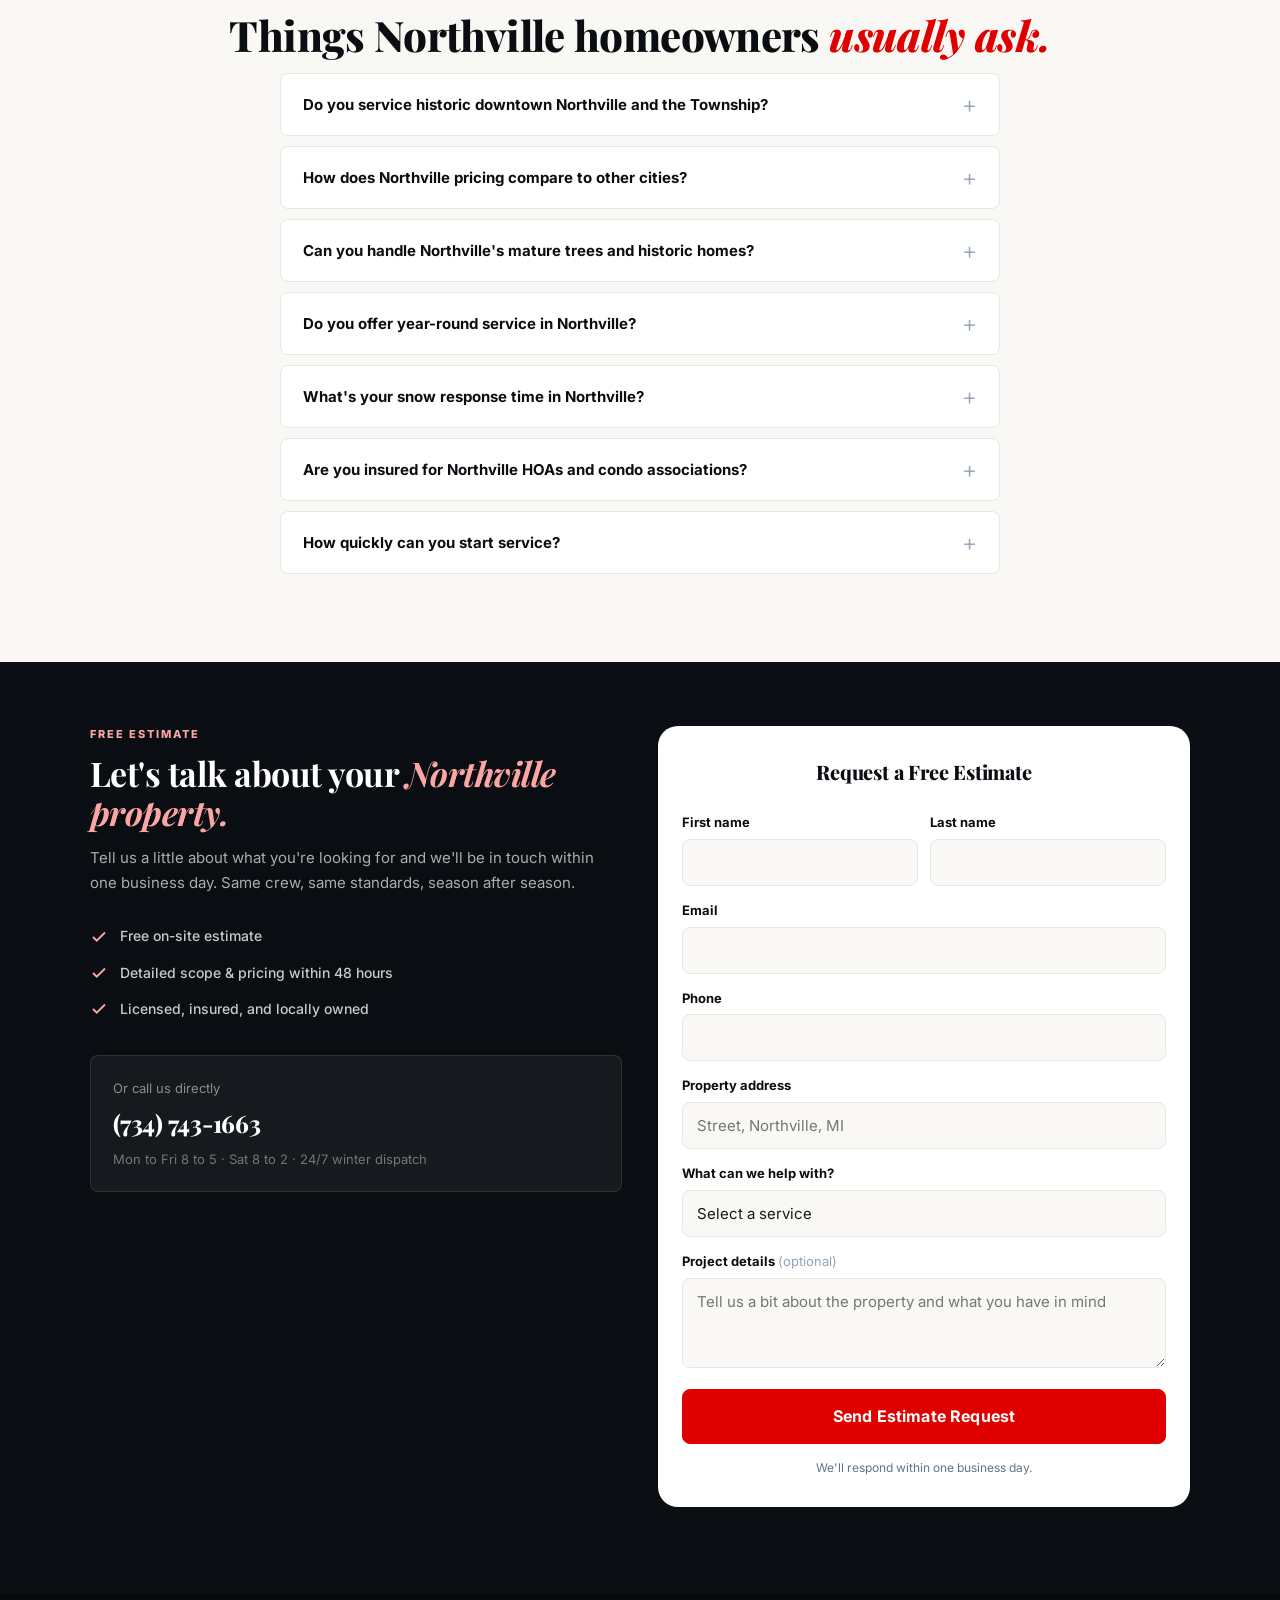
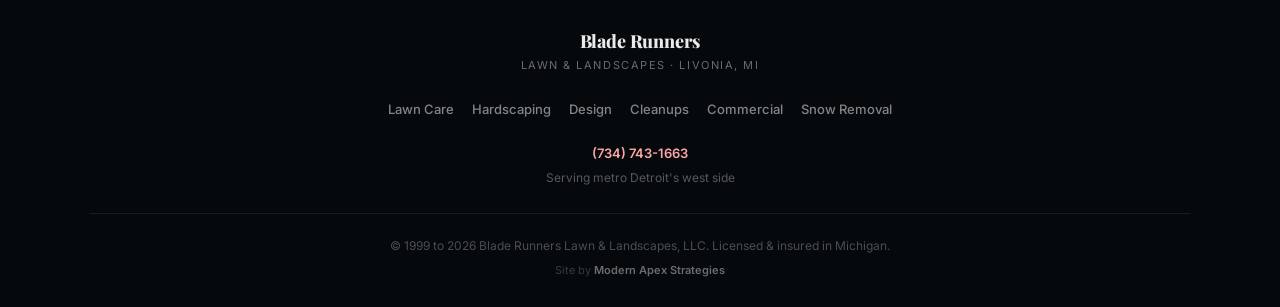
<file: service-areas/northville/index.html>
<!DOCTYPE html>
<html lang="en">
<head>
  <meta charset="UTF-8">
  <meta name="viewport" content="width=device-width, initial-scale=1.0">
  <title>Northville MI Landscaping &amp; Hardscaping | Historic &amp; Estate Property Care | Blade Runners</title>
  <meta name="description" content="Landscape company serving Northville, MI since 1999. Historic downtown homes, luxury subdivisions, and Northville Township estates. Lawn care, hardscaping, design, and snow service. Free estimates: (734) 743-1663.">
  <meta name="keywords" content="landscaping northville mi, lawn care northville, hardscaping northville, paver patio northville, snow removal northville, northville landscape company, blade runners northville">
  <meta name="robots" content="index, follow">
  <link rel="canonical" href="https://bladerunnerslandscapes.com/service-areas/northville/">

  <meta property="og:site_name" content="Blade Runners Lawn &amp; Landscapes">
  <meta property="og:title" content="Northville MI Landscaping &amp; Hardscaping | Blade Runners">
  <meta property="og:description" content="Property care for Northville's historic downtown, luxury subdivisions, and Township estates. 25+ years.">
  <meta property="og:type" content="website">
  <meta property="og:url" content="https://bladerunnerslandscapes.com/service-areas/northville/">
  <meta property="og:image" content="https://bladerunnerslandscapes.com/assets/images/area-northville.jpg">
  <meta property="og:image:width" content="1200">
  <meta property="og:image:height" content="630">
  <meta property="og:locale" content="en_US">
  <meta name="twitter:card" content="summary_large_image">
  <meta name="twitter:title" content="Northville MI Landscaping &amp; Hardscaping | Blade Runners">
  <meta name="twitter:description" content="Historic downtown to estate subdivisions. One local crew, every season.">
  <meta name="twitter:image" content="https://bladerunnerslandscapes.com/assets/images/area-northville.jpg">

  <link rel="icon" type="image/png" href="../../assets/images/br-logo-original.png">
  <link rel="apple-touch-icon" href="../../assets/images/br-logo-original.png">

  <script type="application/ld+json">
  {
    "@context": "https://schema.org",
    "@type": "LandscapingBusiness",
    "name": "Blade Runners Lawn & Landscapes, LLC",
    "description": "Landscape company serving Northville, MI since 1999. Lawn care, hardscaping, landscape design, and year-round snow service for historic downtown homes, luxury subdivisions, and Northville Township estate properties.",
    "url": "https://bladerunnerslandscapes.com/service-areas/northville/",
    "telephone": "+17347431663",
    "image": "https://bladerunnerslandscapes.com/assets/images/area-northville.jpg",
    "logo": "https://bladerunnerslandscapes.com/assets/images/br-logo-original.png",
    "address": {
      "@type": "PostalAddress",
      "streetAddress": "19523 Merriman Rd",
      "addressLocality": "Livonia",
      "addressRegion": "MI",
      "postalCode": "48152",
      "addressCountry": "US"
    },
    "geo": {"@type":"GeoCoordinates","latitude":42.4314,"longitude":-83.4830},
    "areaServed": {"@type":"City","name":"Northville, MI"},
    "openingHoursSpecification": [
      {"@type":"OpeningHoursSpecification","dayOfWeek":["Monday","Tuesday","Wednesday","Thursday","Friday"],"opens":"08:00","closes":"17:00"},
      {"@type":"OpeningHoursSpecification","dayOfWeek":"Saturday","opens":"08:00","closes":"14:00"}
    ],
    "priceRange": "$$",
    "aggregateRating": {"@type":"AggregateRating","ratingValue":"4.2","reviewCount":"31","bestRating":"5"}
  }
  </script>

  <script type="application/ld+json">
  {
    "@context": "https://schema.org",
    "@type": "BreadcrumbList",
    "itemListElement": [
      {"@type":"ListItem","position":1,"name":"Home","item":"https://bladerunnerslandscapes.com/"},
      {"@type":"ListItem","position":2,"name":"Service Areas","item":"https://bladerunnerslandscapes.com/#areas"},
      {"@type":"ListItem","position":3,"name":"Northville","item":"https://bladerunnerslandscapes.com/service-areas/northville/"}
    ]
  }
  </script>

  <script type="application/ld+json">
  {
    "@context": "https://schema.org",
    "@type": "FAQPage",
    "mainEntity": [
      {"@type":"Question","name":"Do you service historic downtown Northville and the Township?","acceptedAnswer":{"@type":"Answer","text":"Yes. We work in all three Northvilles: the historic downtown district, the luxury subdivisions like Northville Hills, Stonewater, and Country Club Village, and the larger lots out in Northville Township. The work is different in each one but we route through all of them."}},
      {"@type":"Question","name":"How does Northville pricing compare to other cities?","acceptedAnswer":{"@type":"Answer","text":"Pricing tracks scope and access. Historic district lots tend to be smaller but require careful trim work around mature plantings. Subdivisions like Stonewater and Northville Hills are larger lots with more visible front entries. Township estates are bigger again. We give you a detailed line-item proposal so you know exactly what you're paying for."}},
      {"@type":"Question","name":"Can you handle Northville's mature trees and historic homes?","acceptedAnswer":{"@type":"Answer","text":"Yes. The historic district has some of the oldest tree canopies in the area and that changes how we work: smaller equipment for tight access, careful trim work around heritage plantings, and planting palettes that respect the architecture. We've been doing it long enough to know what fits."}},
      {"@type":"Question","name":"Do you offer year-round service in Northville?","acceptedAnswer":{"@type":"Answer","text":"Yes. Same crew handles spring through fall maintenance, hardscape and design installs, and winter snow and ice management for Northville homes, subdivisions, and commercial properties along Seven Mile and Center Street."}},
      {"@type":"Question","name":"What's your snow response time in Northville?","acceptedAnswer":{"@type":"Answer","text":"Northville residential routes are typically cleared within a few hours of snowfall ending. Commercial accounts in the downtown corridor and along Seven Mile are pre-treated and monitored in real time and cleared before business hours."}},
      {"@type":"Question","name":"Are you insured for Northville HOAs and condo associations?","acceptedAnswer":{"@type":"Answer","text":"Yes. We carry general liability and workers' compensation and provide certificates of insurance directly to property managers and HOA boards. Several Northville associations are on our route."}}
    ]
  }
  </script>

  <link rel="sitemap" type="application/xml" href="../../sitemap.xml">

  <link rel="preconnect" href="https://fonts.googleapis.com">
  <link rel="preconnect" href="https://fonts.gstatic.com" crossorigin>
  <link href="https://fonts.googleapis.com/css2?family=Inter:wght@400;500;600;700;800;900&family=Playfair+Display:ital,wght@0,700;0,800;0,900;1,800&display=swap" rel="stylesheet">
  <link rel="stylesheet" href="../../styles.css?v=20260624a">
</head>
<body>

  <!-- Sticky Mobile CTA -->
  <div class="sticky-cta" id="stickyCta">
    <a href="tel:+17347431663" class="sticky-cta__call">
      <svg width="18" height="18" viewBox="0 0 24 24" fill="none" stroke="currentColor" stroke-width="2.5"><path d="M22 16.92v3a2 2 0 01-2.18 2 19.79 19.79 0 01-8.63-3.07 19.5 19.5 0 01-6-6 19.79 19.79 0 01-3.07-8.67A2 2 0 014.11 2h3a2 2 0 012 1.72c.127.96.361 1.903.7 2.81a2 2 0 01-.45 2.11L8.09 9.91a16 16 0 006 6l1.27-1.27a2 2 0 012.11-.45c.907.339 1.85.573 2.81.7A2 2 0 0122 16.92z"/></svg>
      Call Now
    </a>
    <a href="#contact" class="sticky-cta__quote">Free Estimate</a>
  </div>

  <!-- Header -->
  <header class="header" id="header">
    <div class="container">
      <div class="header__inner">
        <a href="../../" class="header__brand"><img src="../../assets/images/br-logo.png" alt="Blade Runners Lawn &amp; Landscapes" class="header__logo"></a>
        <nav class="header__nav" id="desktopNav">
          <a href="../../#services">Services</a>
          <a href="../../about/">About</a>
          <a href="../../#work">Our Work</a>
          <a href="../../#reviews">Reviews</a>
          <a href="../../#areas">Areas</a>
          <a href="../../#faq">FAQ</a>
        </nav>
        <div class="header__actions">
          <a href="tel:+17347431663" class="header__phone">
            <svg width="15" height="15" viewBox="0 0 24 24" fill="none" stroke="currentColor" stroke-width="2.5"><path d="M22 16.92v3a2 2 0 01-2.18 2 19.79 19.79 0 01-8.63-3.07 19.5 19.5 0 01-6-6 19.79 19.79 0 01-3.07-8.67A2 2 0 014.11 2h3a2 2 0 012 1.72c.127.96.361 1.903.7 2.81a2 2 0 01-.45 2.11L8.09 9.91a16 16 0 006 6l1.27-1.27a2 2 0 012.11-.45c.907.339 1.85.573 2.81.7A2 2 0 0122 16.92z"/></svg>
            <span>(734) 743-1663</span>
          </a>
          <a href="#contact" class="btn btn--primary btn--sm header__cta">Free Estimate</a>
          <button class="hamburger" id="hamburger" aria-label="Open menu"><span></span><span></span><span></span></button>
        </div>
      </div>
    </div>
  </header>
  <div class="mobile-menu" id="mobileMenu">
    <nav class="mobile-menu__nav">
      <a href="../../#services">Services</a>
      <a href="../../about/">About</a>
      <a href="../../#work">Our Work</a>
      <a href="../../#reviews">Reviews</a>
      <a href="../../#areas">Areas</a>
      <a href="../../#faq">FAQ</a>
      <a href="#contact" class="btn btn--primary btn--lg btn--full">Get Free Estimate</a>
    </nav>
  </div>

  <!-- Area Hero -->
  <section class="area-hero" style="background-image:url('../../assets/images/area-northville.jpg');">
    <div class="container">
      <span class="svc-hero__eyebrow">Local &middot; Northville, MI</span>
      <h1 class="area-hero__title">Landscaping &amp; Lawn Care in <em>Northville, MI</em></h1>
      <p class="area-hero__sub">Three Northvilles, one local crew. Historic downtown homes, luxury subdivisions, and Township estates have been on our route since 1999. We're based in Livonia and our trucks are on Northville streets every week.</p>
      <div class="area-hero__ctas">
        <a href="#contact" class="btn btn--primary btn--lg">Get Your Free Estimate</a>
        <a href="tel:+17347431663" class="btn btn--outline-light btn--lg">Call (734) 743-1663</a>
      </div>
    </div>
  </section>

  <!-- Trust Bar -->
  <section class="trust-bar">
    <div class="container">
      <div class="trust-bar__inner">
        <div class="trust-bar__item"><span class="trust-bar__num">25+</span><span class="trust-bar__label">Years</span></div>
        <div class="trust-bar__item"><span class="trust-bar__num">9</span><span class="trust-bar__label">Cities</span></div>
        <div class="trust-bar__item"><span class="trust-bar__num">4.2&#9733;</span><span class="trust-bar__label">Google</span></div>
        <div class="trust-bar__item"><span class="trust-bar__num">365</span><span class="trust-bar__label">Day Service</span></div>
      </div>
    </div>
  </section>

  <!-- Local Intro -->
  <section>
    <div class="container">
      <span class="eyebrow">Local &middot; Northville</span>
      <h2 class="section-title">Why <em>Northville</em> calls us</h2>
      <p class="section-sub">Northville is really three different towns layered on top of each other. We work in all of them.</p>
      <div style="max-width:780px;margin:28px auto 0;color:var(--gray-700);font-size:16px;line-height:1.85">
        <p>Northville has a personality you don't get anywhere else on the west side. The historic downtown district feels like a small Michigan town that time treated kindly: brick storefronts, shaded sidewalks, century-old homes with original limestone walks. A few minutes away, you're in luxury subdivisions like Northville Hills, Stonewater, and Country Club Village where the standards lean estate. Push west into Northville Township and the lots open up, the wooded subdivisions on Six Mile and Seven Mile take over, and the work gets bigger again.</p>
        <p>Each one gets handled differently. The historic district needs smaller equipment, careful trim work around heritage plantings, and a planting palette that respects the architecture. The newer subdivisions want sharper stripe patterns, well-defined bed lines, and entry plantings that hold up to corner-lot visibility. The Township estates ask for the full toolkit: hardscape, drainage work, specimen tree installs, and the occasional retaining wall solving a real grade problem.</p>
        <p>Most of our Northville clients have us doing more than mowing. We're working alongside Northville Public Schools families, around the trail systems, and on properties where the landscape matters as much as the kitchen renovation did. Twenty-five years on these streets means we know what shifts and what holds.</p>
        <p>Whether you're in Edenderry, Carlton Estates, Innsbrook, Northridge, or right downtown off Cady or Main, you get the same foreman and the same standards.</p>
      </div>
    </div>
  </section>

  <!-- Services in Northville -->
  <section class="services" id="services">
    <div class="container">
      <span class="eyebrow">Services in Northville</span>
      <h2 class="section-title">Full property care, <em>one local crew.</em></h2>
      <p class="section-sub">Lawn, hardscape, design, cleanups, and snow under one roof. One foreman, three Northvilles.</p>

      <div class="services__grid">
        <a href="../../lawn-maintenance/" class="svc-card" data-animate>
          <div class="svc-card__img"><img src="../../assets/images/svc-lawn-maintenance.jpg" alt="Manicured Northville lawn with crisp diagonal stripes"></div>
          <span class="svc-card__tag">Residential</span>
          <h3>Lawn Maintenance</h3>
          <p>Weekly mowing, edging, trimming, and blowing on tight historic district lots and large Northville Township estates. Smaller equipment where it's needed.</p>
          <span class="svc-card__link">View service</span>
        </a>

        <a href="../../hardscaping/" class="svc-card" data-animate>
          <div class="svc-card__img"><img src="../../assets/images/svc-hardscaping.jpg" alt="Custom paver patio in a Northville backyard"></div>
          <span class="svc-card__tag">Design + Build</span>
          <h3>Hardscaping</h3>
          <p>Paver patios, walkways, retaining walls, and fire features for downtown homes and estate subdivisions. Limestone and natural stone where the architecture calls for it.</p>
          <span class="svc-card__link">View service</span>
        </a>

        <a href="../../landscape-design/" class="svc-card" data-animate>
          <div class="svc-card__img"><img src="../../assets/images/svc-landscape-design.jpg" alt="Layered planting design on a Northville property"></div>
          <span class="svc-card__tag">Design + Build</span>
          <h3>Landscape Design</h3>
          <p>Front entry redesigns, full property plans, and planting palettes that respect Northville's historic character or modern subdivision standards, depending on what you have.</p>
          <span class="svc-card__link">View service</span>
        </a>

        <a href="../../landscape-cleanup/" class="svc-card" data-animate>
          <div class="svc-card__img"><img src="../../assets/images/svc-landscape-cleanup.jpg" alt="Spring landscape refresh on a Northville lot"></div>
          <span class="svc-card__tag">Spring + Fall</span>
          <h3>Property Cleanups</h3>
          <p>Spring start-up, mulch installs, and the heavy fall leaf cleanup that Northville's wooded lots demand. Multiple passes through November.</p>
          <span class="svc-card__link">View service</span>
        </a>

        <a href="../../commercial-lawn-maintenance/" class="svc-card" data-animate>
          <div class="svc-card__img"><img src="../../assets/images/svc-commercial-lawn.jpg" alt="Commercial property in Northville"></div>
          <span class="svc-card__tag">Commercial</span>
          <h3>Commercial Grounds</h3>
          <p>Office parks, retail along Seven Mile and Center Street, medical buildings, and HOA common areas. Contracted, insured, and reliably on schedule.</p>
          <span class="svc-card__link">View service</span>
        </a>

        <a href="../../snow-removal/" class="svc-card" data-animate>
          <div class="svc-card__img"><img src="../../assets/images/svc-snow-removal.jpg" alt="Cleared driveway in a Northville subdivision"></div>
          <span class="svc-card__tag">Winter</span>
          <h3>Snow &amp; Ice</h3>
          <p>Residential driveways and full commercial lots. Pre-treated, monitored, and cleared 24/7 in storm conditions, including downtown's tighter access points.</p>
          <span class="svc-card__link">View service</span>
        </a>
      </div>
    </div>
  </section>

  <!-- Recent Work -->
  <section class="work">
    <div class="container">
      <span class="eyebrow">Recent work in Northville</span>
      <h2 class="section-title">A few of our <em>Northville jobs.</em></h2>
      <div class="work__grid">
        <div class="work__item work__item--wide" data-animate>
          <img src="../../assets/images/home-hero.jpg" alt="Estate property in Northville Hills">
          <span>Full property care, Northville Hills</span>
        </div>
        <div class="work__item" data-animate>
          <img src="../../assets/images/svc-hardscaping.jpg" alt="Paver patio in Stonewater">
          <span>Paver patio &amp; seat wall, Stonewater</span>
        </div>
        <div class="work__item" data-animate>
          <img src="../../assets/images/svc-landscape-design.jpg" alt="Front bed redesign downtown Northville">
          <span>Front bed redesign, downtown historic district</span>
        </div>
        <div class="work__item" data-animate>
          <img src="../../assets/images/area-northville.jpg" alt="Northville Township estate landscape">
          <span>Estate property, Northville Township</span>
        </div>
        <div class="work__item" data-animate>
          <img src="../../assets/images/svc-landscape-cleanup.jpg" alt="Spring refresh in Country Club Village">
          <span>Spring refresh, Country Club Village</span>
        </div>
        <div class="work__item" data-animate>
          <img src="../../assets/images/svc-sod.jpg" alt="Sod installation in Innsbrook">
          <span>Sod installation, Innsbrook</span>
        </div>
      </div>
    </div>
  </section>

  <!-- Why Us -->
  <section>
    <div class="container">
      <span class="eyebrow">Why Northville hires us</span>
      <h2 class="section-title">What it actually <em>looks like</em> to work with us.</h2>
      <div class="split">
        <div class="split__col">
          <h3>What you get</h3>
          <ul>
            <li>The same crew on your property every week, season after season</li>
            <li>A foreman who understands the difference between downtown and Township</li>
            <li>Honest line-item scope and pricing in writing within 48 hours</li>
            <li>One company for lawn, hardscape, design, cleanups, and snow</li>
            <li>Equipment sized for tight historic lots and big estate properties alike</li>
          </ul>
        </div>
        <div class="split__col">
          <h3>What you don't</h3>
          <ul>
            <li>No subcontractors swapped in mid-route</li>
            <li>No missed weeks because your account got handed off</li>
            <li>No surprise upcharges on the next invoice</li>
            <li>No high-pressure sales pitch on the front porch</li>
          </ul>
        </div>
      </div>
    </div>
  </section>

  <!-- Neighborhoods -->
  <section class="services">
    <div class="container">
      <span class="eyebrow">Neighborhoods</span>
      <h2 class="section-title">Where you'll see <em>our trucks.</em></h2>
      <p class="section-sub">A snapshot of the Northville neighborhoods we already maintain. If yours isn't on the list, odds are we can still route a crew there.</p>
      <div class="areas__grid">
        <span class="area-tag">Northville Hills</span>
        <span class="area-tag">Stonewater</span>
        <span class="area-tag">Northridge</span>
        <span class="area-tag">Innsbrook</span>
        <span class="area-tag">Downtown historic district</span>
        <span class="area-tag">Country Club Village</span>
        <span class="area-tag">Edenderry</span>
        <span class="area-tag">Carlton Estates</span>
        <span class="area-tag">Northville Township</span>
        <span class="area-tag">Six Mile corridor</span>
        <span class="area-tag">Seven Mile corridor</span>
      </div>
      <p class="areas__note">Not seeing your neighborhood? Call us at (734) 743-1663 with your address.</p>
    </div>
  </section>

  <!-- Reviews -->
  <section class="reviews" id="reviews">
    <div class="container">
      <span class="eyebrow">Northville clients</span>
      <h2 class="section-title">Words from <em>your neighbors.</em></h2>
      <div class="reviews__grid">
        <div class="review-card" data-animate>
          <div class="review-card__stars">&#9733;&#9733;&#9733;&#9733;&#9733;</div>
          <p>"Ryan and his crew were amazing. We had been thinking of having trees removed and installed for years. Ryan worked with us for a year, he helped us pick the best trees for our needs. Once the decision was made, his team was working within days."</p>
          <span class="review-card__name">Cindy P.</span>
          <span class="review-card__src">Google review</span>
        </div>
        <div class="review-card" data-animate>
          <div class="review-card__stars">&#9733;&#9733;&#9733;&#9733;&#9733;</div>
          <p>"Prep work began on Friday. On Monday the crew Mateo and brother arrived early and the prep work was finished quickly before the sod arrived. The work was completed within hours as well as cleanup. They did a masterful job."</p>
          <span class="review-card__name">Lee C.</span>
          <span class="review-card__src">Google review</span>
        </div>
        <div class="review-card" data-animate>
          <div class="review-card__stars">&#9733;&#9733;&#9733;&#9733;&#9733;</div>
          <p>"They did an excellent job of cleaning up after the job was finished. Best money I have spent."</p>
          <span class="review-card__name">Verified Client</span>
          <span class="review-card__src">Google review</span>
        </div>
      </div>
    </div>
  </section>

  <!-- CTA Banner -->
  <section class="cta-banner" style="background-image:url('../../assets/images/svc-hardscaping.jpg')">
    <div class="container">
      <div class="cta-banner__inner">
        <div>
          <h2>Make this the year your <em>Northville</em> property finally looks the part.</h2>
          <p>Free on-site estimate. No high-pressure pitch. We walk the property, measure what matters, and send a detailed scope within 48 hours.</p>
        </div>
        <div class="cta-banner__actions">
          <a href="#contact" class="btn btn--primary btn--lg">Get Your Free Estimate</a>
          <a href="tel:+17347431663" class="btn btn--outline-light btn--lg">Call (734) 743-1663</a>
        </div>
      </div>
    </div>
  </section>

  <!-- FAQ -->
  <section class="faq" id="faq">
    <div class="container">
      <span class="eyebrow">Common questions</span>
      <h2 class="section-title">Things Northville homeowners <em>usually ask.</em></h2>
      <div class="faq__list">
        <details class="faq__item">
          <summary>Do you service historic downtown Northville and the Township?</summary>
          <p>Yes. We work in all three Northvilles: the historic downtown district, the luxury subdivisions like Northville Hills, Stonewater, and Country Club Village, and the larger lots out in Northville Township. The work is different in each one but we route through all of them.</p>
        </details>
        <details class="faq__item">
          <summary>How does Northville pricing compare to other cities?</summary>
          <p>Pricing tracks scope and access. Historic district lots tend to be smaller but require careful trim work around mature plantings. Subdivisions like Stonewater and Northville Hills are larger lots with more visible front entries. Township estates are bigger again. We give you a detailed line-item proposal so you know exactly what you're paying for.</p>
        </details>
        <details class="faq__item">
          <summary>Can you handle Northville's mature trees and historic homes?</summary>
          <p>Yes. The historic district has some of the oldest tree canopies in the area and that changes how we work: smaller equipment for tight access, careful trim work around heritage plantings, and planting palettes that respect the architecture. We've been doing it long enough to know what fits.</p>
        </details>
        <details class="faq__item">
          <summary>Do you offer year-round service in Northville?</summary>
          <p>Yes. Same crew handles spring through fall maintenance, hardscape and design installs, and winter snow and ice management for Northville homes, subdivisions, and commercial properties along Seven Mile and Center Street.</p>
        </details>
        <details class="faq__item">
          <summary>What's your snow response time in Northville?</summary>
          <p>Northville residential routes are typically cleared within a few hours of snowfall ending. Commercial accounts in the downtown corridor and along Seven Mile are pre-treated and monitored in real time and cleared before business hours.</p>
        </details>
        <details class="faq__item">
          <summary>Are you insured for Northville HOAs and condo associations?</summary>
          <p>Yes. We carry general liability and workers' compensation and provide certificates of insurance directly to property managers and HOA boards. Several Northville associations are on our route.</p>
        </details>
        <details class="faq__item">
          <summary>How quickly can you start service?</summary>
          <p>For weekly maintenance in Northville we can usually slot a new property within one to two weeks once you sign off on the proposal. For hardscape and design builds, lead times depend on season and scope, but we'll give you a real start date in the proposal.</p>
        </details>
      </div>
    </div>
  </section>

  <!-- Contact -->
  <section class="contact" id="contact">
    <div class="container">
      <div class="contact__wrapper">
        <div class="contact__text">
          <span class="eyebrow eyebrow--light section-title--left" style="text-align:left">Free estimate</span>
          <h2 class="contact__title">Let's talk about your <em>Northville property.</em></h2>
          <p class="contact__sub">Tell us a little about what you're looking for and we'll be in touch within one business day. Same crew, same standards, season after season.</p>
          <div class="contact__perks">
            <div class="contact__perk"><svg width="18" height="18" viewBox="0 0 24 24" fill="none" stroke="currentColor" stroke-width="2.5"><path d="M20 6L9 17l-5-5"/></svg>Free on-site estimate</div>
            <div class="contact__perk"><svg width="18" height="18" viewBox="0 0 24 24" fill="none" stroke="currentColor" stroke-width="2.5"><path d="M20 6L9 17l-5-5"/></svg>Detailed scope &amp; pricing within 48 hours</div>
            <div class="contact__perk"><svg width="18" height="18" viewBox="0 0 24 24" fill="none" stroke="currentColor" stroke-width="2.5"><path d="M20 6L9 17l-5-5"/></svg>Licensed, insured, and locally owned</div>
          </div>
          <div class="contact__direct">
            <p>Or call us directly</p>
            <a href="tel:+17347431663" class="contact__phone">(734) 743-1663</a>
            <p class="contact__hours">Mon to Fri 8 to 5 &middot; Sat 8 to 2 &middot; 24/7 winter dispatch</p>
          </div>
        </div>

        <form class="contact__form" action="https://formspree.io/f/your-form-id" method="POST">
          <h3 class="contact__form-title">Request a Free Estimate</h3>
          <input type="hidden" name="service_area" value="Northville, MI">
          <div class="form-row">
            <div class="form-group"><label for="firstName">First name</label><input type="text" id="firstName" name="first_name" required></div>
            <div class="form-group"><label for="lastName">Last name</label><input type="text" id="lastName" name="last_name" required></div>
          </div>
          <div class="form-group"><label for="email">Email</label><input type="email" id="email" name="email" required></div>
          <div class="form-group"><label for="phone">Phone</label><input type="tel" id="phone" name="phone" required></div>
          <div class="form-group"><label for="address">Property address</label><input type="text" id="address" name="address" placeholder="Street, Northville, MI" required></div>
          <div class="form-group">
            <label for="service">What can we help with?</label>
            <select id="service" name="service" required>
              <option value="">Select a service</option>
              <option>Lawn maintenance</option>
              <option>Landscape design</option>
              <option>Hardscaping (patio, walls, fire pit)</option>
              <option>Sod installation</option>
              <option>Spring or fall cleanup</option>
              <option>Commercial grounds care</option>
              <option>Snow &amp; ice management</option>
              <option>Tree services</option>
              <option>Multiple / not sure</option>
            </select>
          </div>
          <div class="form-group"><label for="details">Project details <span class="optional">(optional)</span></label><textarea id="details" name="details" placeholder="Tell us a bit about the property and what you have in mind"></textarea></div>
          <button type="submit" class="btn btn--primary btn--lg btn--full">Send Estimate Request</button>
          <p class="form-note">We'll respond within one business day.</p>
        </form>
      </div>
    </div>
  </section>

  <!-- Footer -->
  <footer class="footer">
    <div class="container">
      <div class="footer__top">
        <div>
          <span class="footer__name">Blade Runners</span>
          <span class="footer__sub">Lawn &amp; Landscapes &middot; Livonia, MI</span>
        </div>
        <nav class="footer__links">
          <a href="../../lawn-maintenance/">Lawn Care</a>
          <a href="../../hardscaping/">Hardscaping</a>
          <a href="../../landscape-design/">Design</a>
          <a href="../../landscape-cleanup/">Cleanups</a>
          <a href="../../commercial-lawn-maintenance/">Commercial</a>
          <a href="../../snow-removal/">Snow Removal</a>
        </nav>
        <div class="footer__contact">
          <a href="tel:+17347431663">(734) 743-1663</a>
          <span>Serving metro Detroit's west side</span>
        </div>
      </div>
      <div class="footer__bottom">
        <p>&copy; 1999 to 2026 Blade Runners Lawn &amp; Landscapes, LLC. Licensed &amp; insured in Michigan.</p>
        <p class="footer__credit">Site by <a href="https://modernapexstrategies.com" target="_blank" rel="noopener">Modern Apex Strategies</a></p>
      </div>
    </div>
  </footer>

  <script src="../../assets/js/site.js?v=20260624a" defer></script>
  <script>
    const s=document.getElementById('stickyCta'),h=document.getElementById('header');
    window.addEventListener('scroll',()=>{s&&s.classList.toggle('sticky-cta--visible',window.scrollY>400);h&&h.classList.toggle('header--scrolled',window.scrollY>20)});
    const b=document.getElementById('hamburger'),m=document.getElementById('mobileMenu');
    b&&b.addEventListener('click',()=>{b.classList.toggle('is-active');m.classList.toggle('is-open');document.body.classList.toggle('menu-open')});
    m&&m.querySelectorAll('a').forEach(l=>l.addEventListener('click',()=>{b.classList.remove('is-active');m.classList.remove('is-open');document.body.classList.remove('menu-open')}));
  </script>
</body>
</html>
</file>
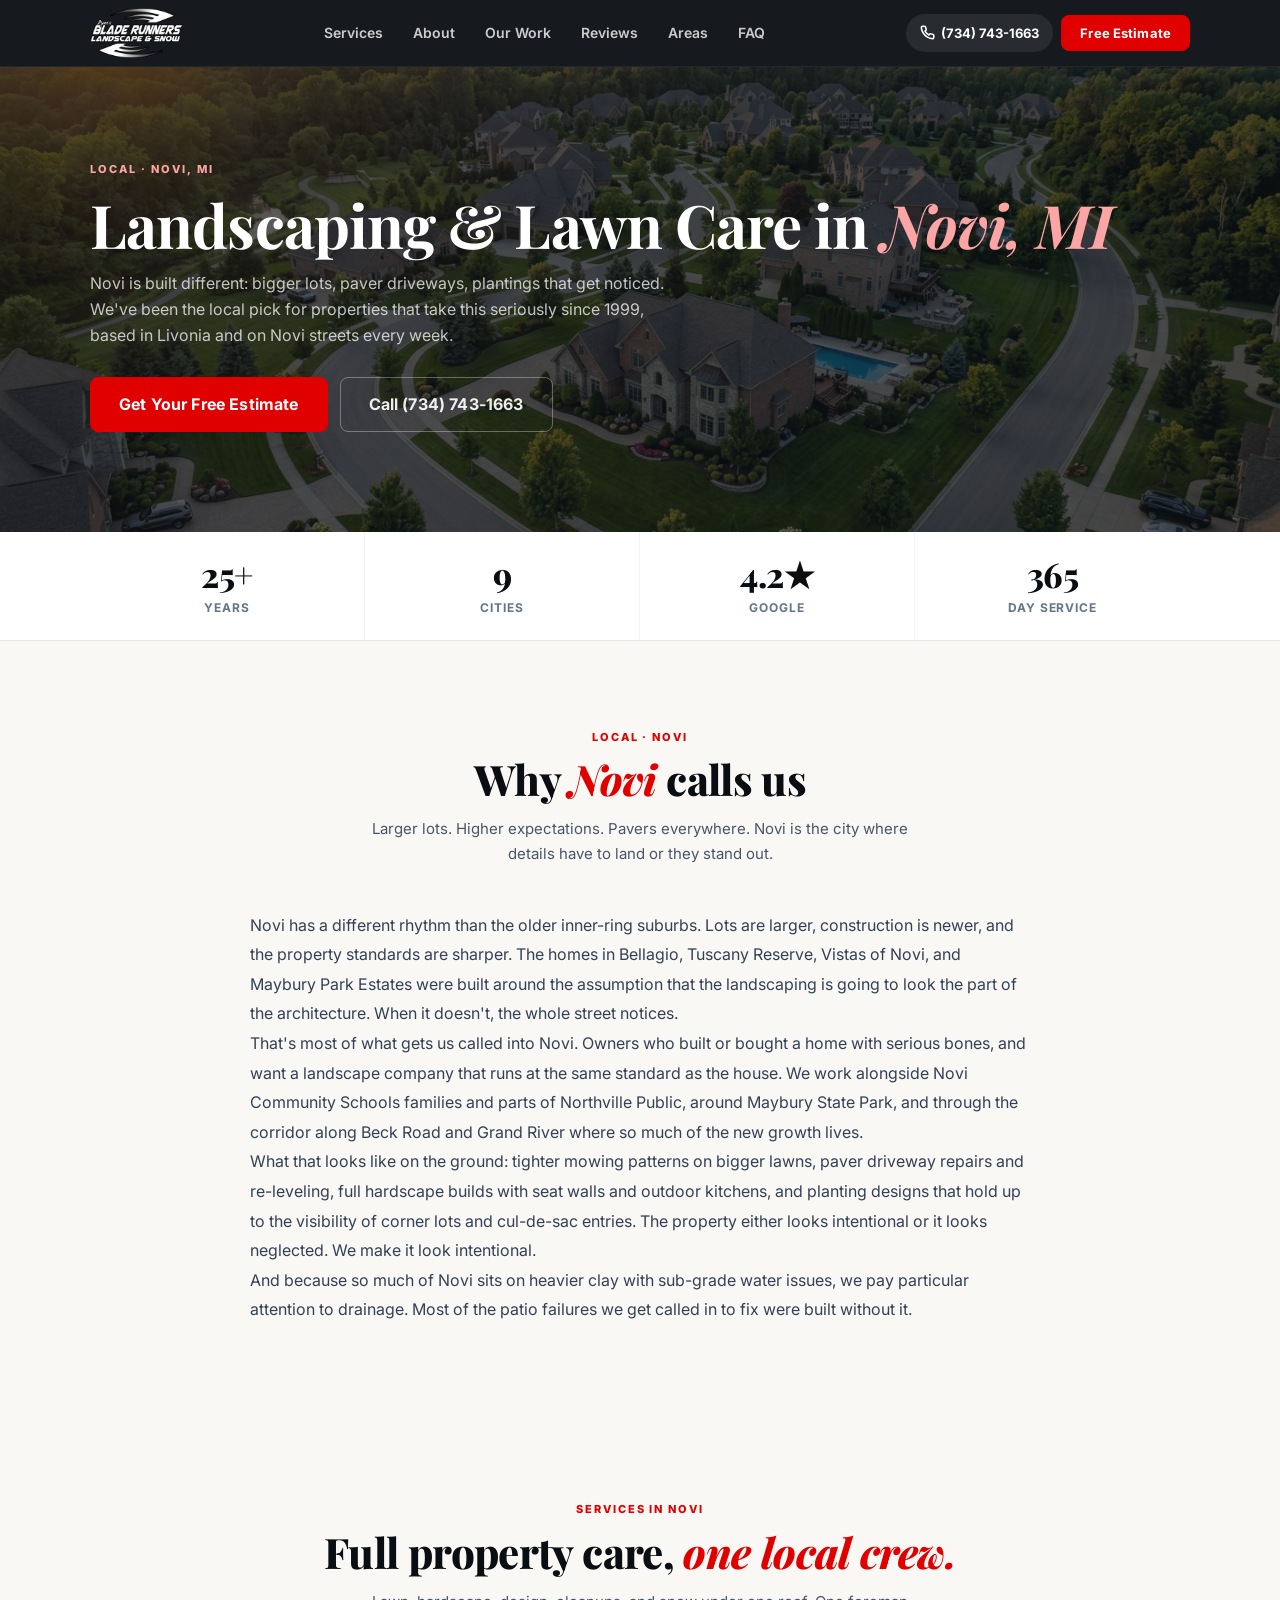
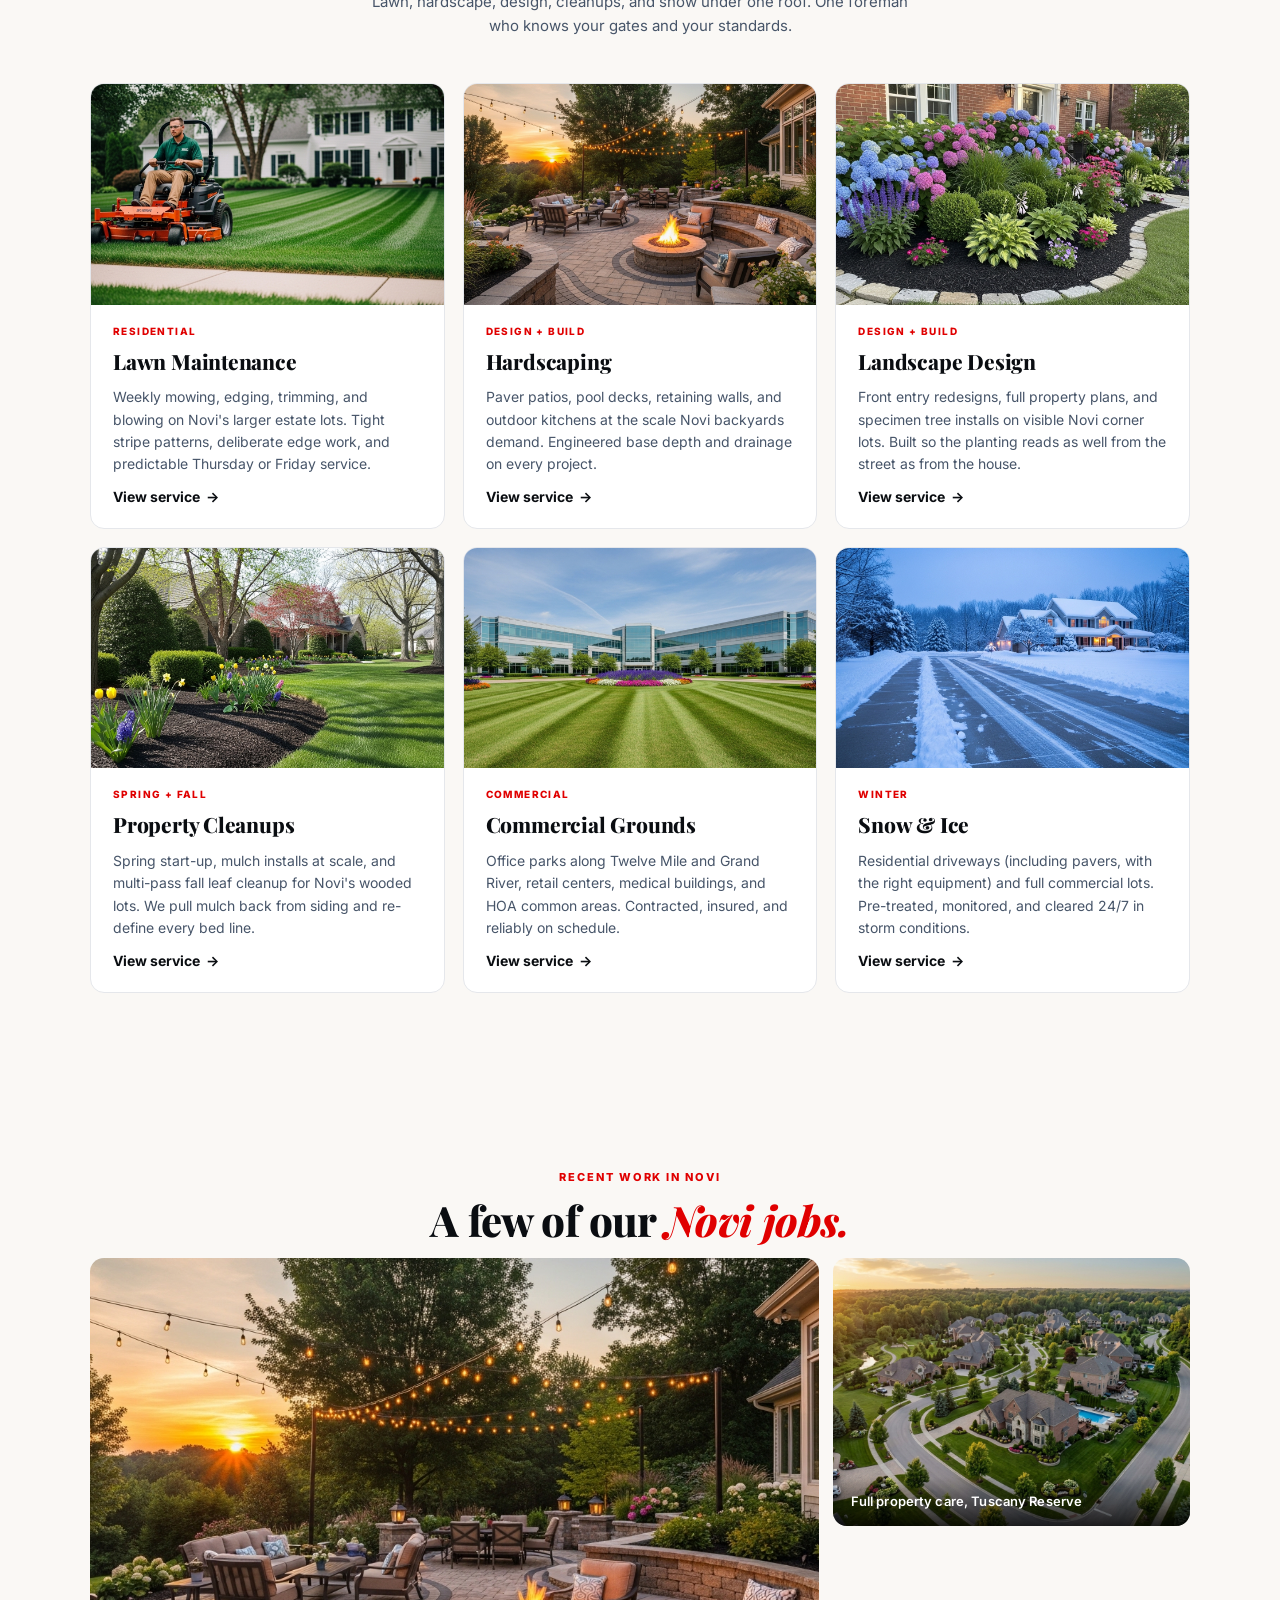
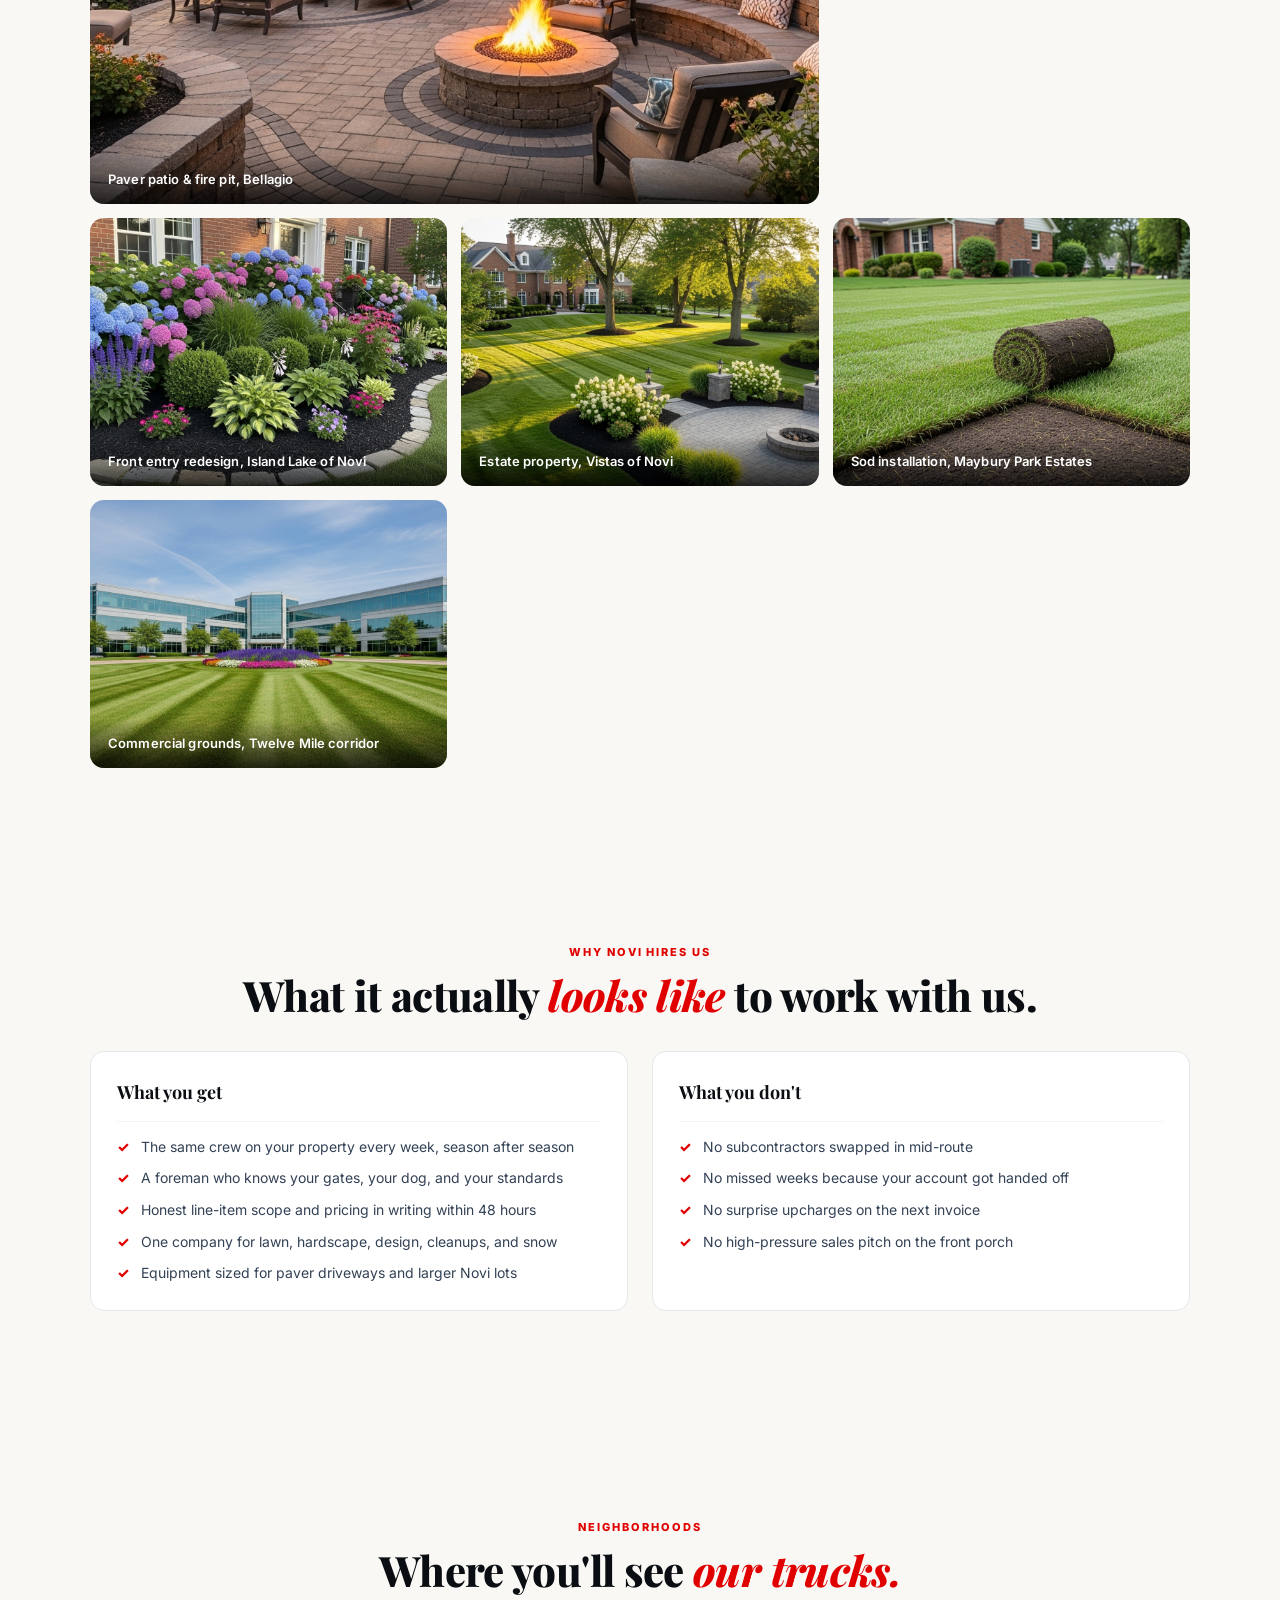
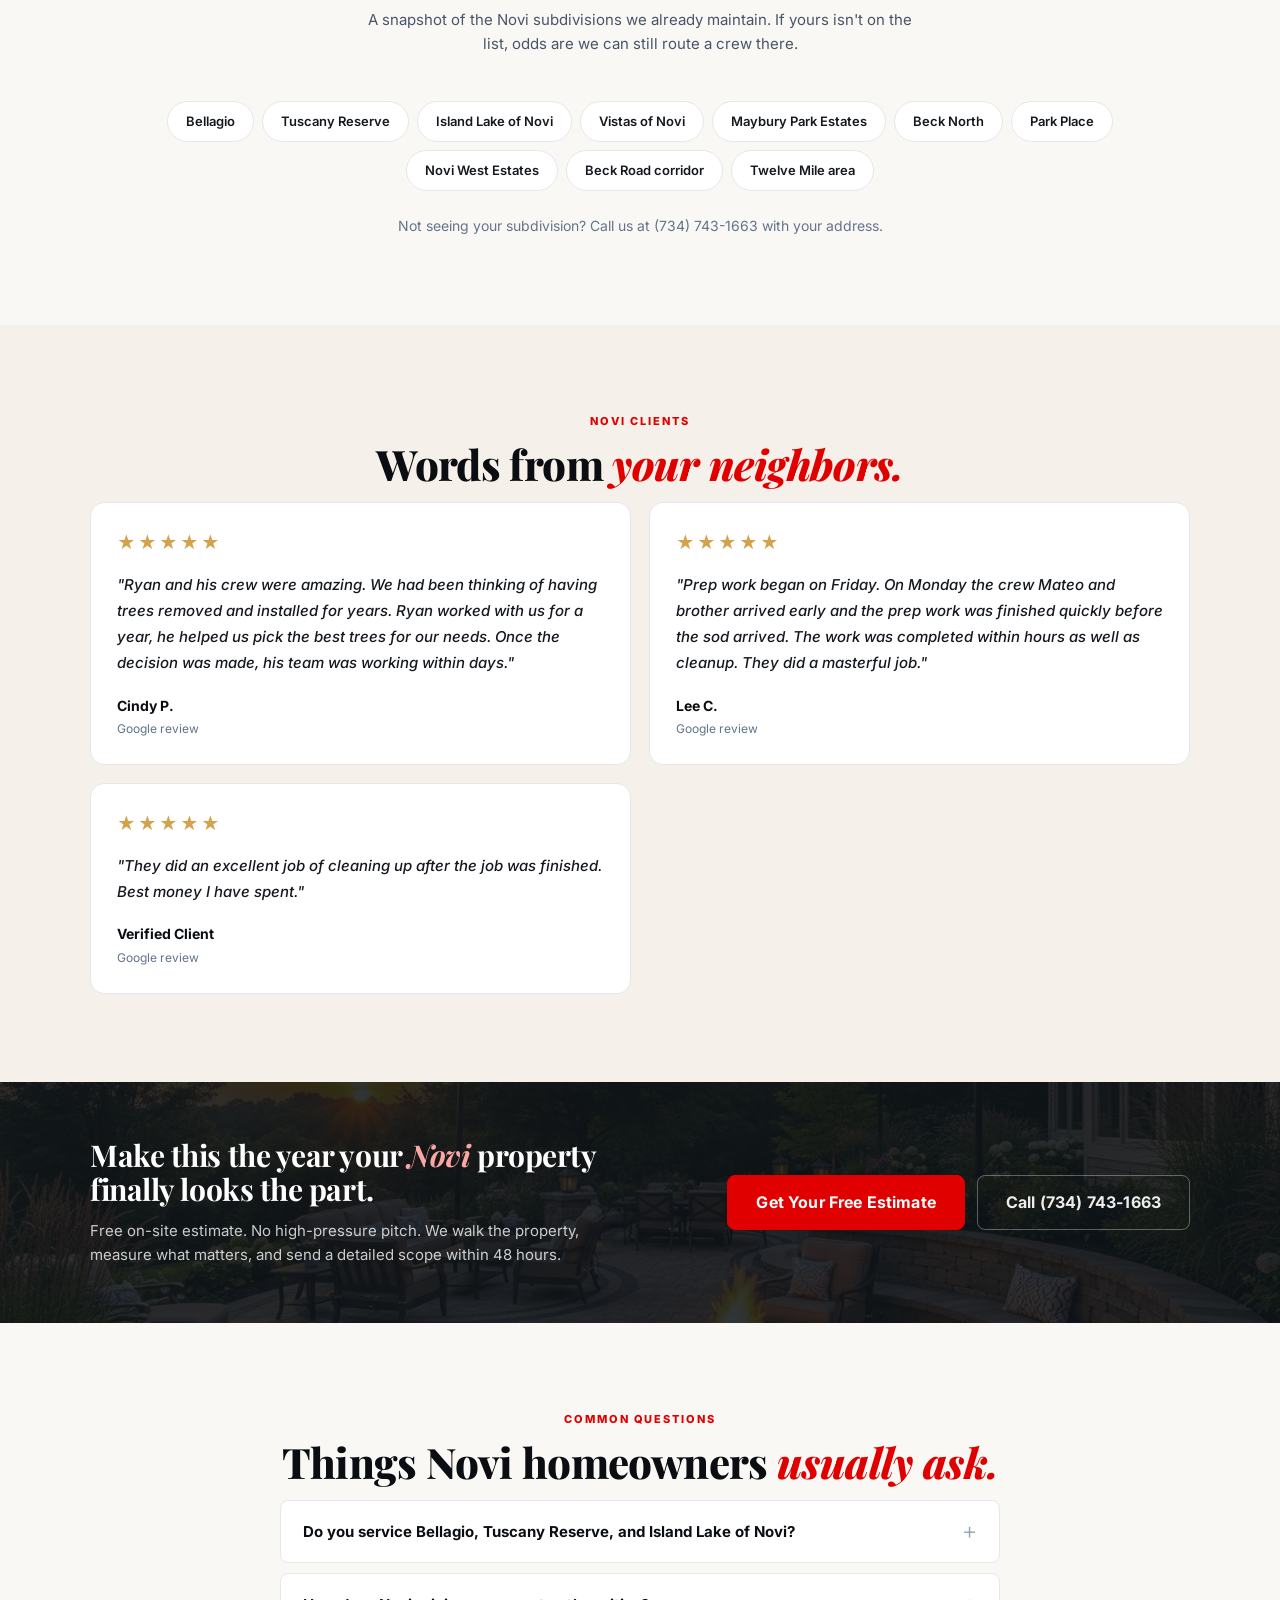
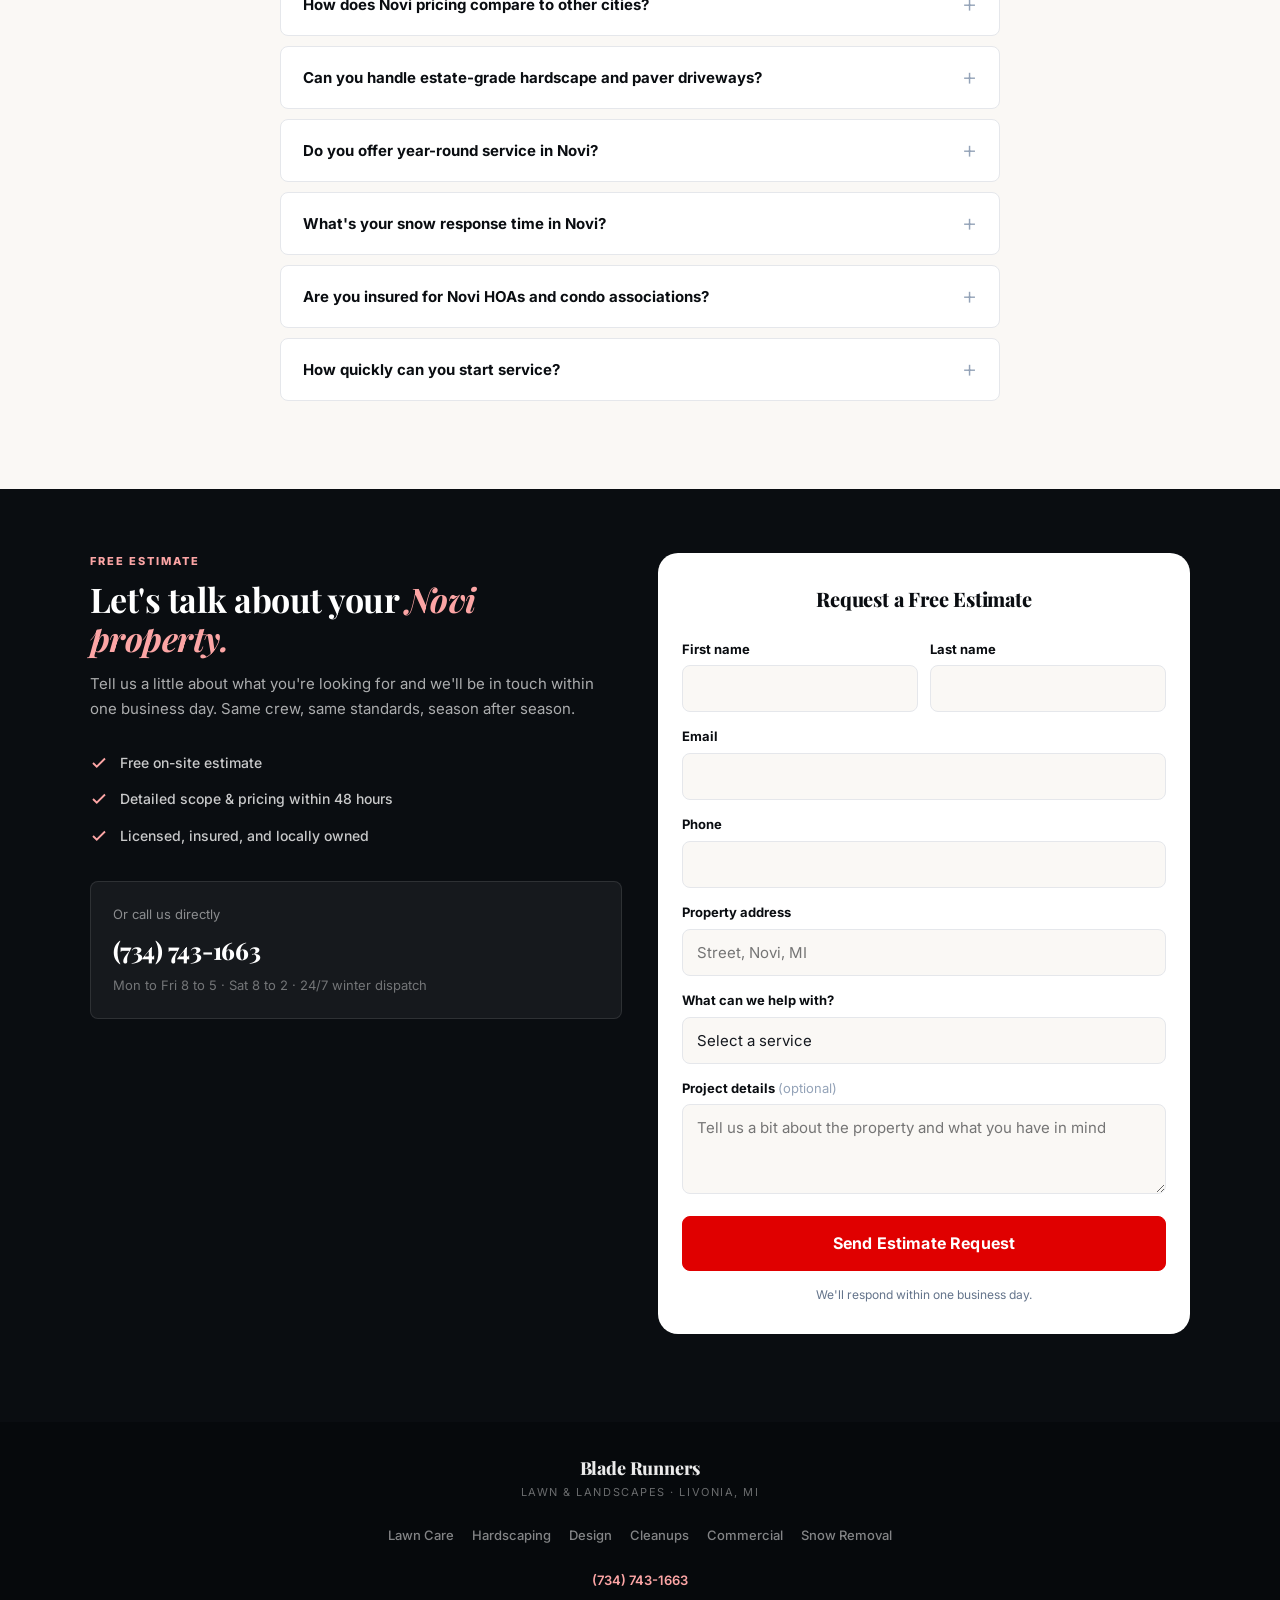
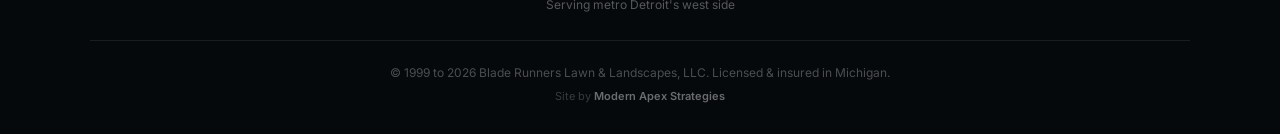
<file: service-areas/novi/index.html>
<!DOCTYPE html>
<html lang="en">
<head>
  <meta charset="UTF-8">
  <meta name="viewport" content="width=device-width, initial-scale=1.0">
  <title>Novi MI Landscaping, Lawn Care &amp; Hardscaping | Premium Property Care | Blade Runners</title>
  <meta name="description" content="Premium landscape company serving Novi, MI since 1999. Estate lawn care, custom hardscapes, paver patios, planting design, and snow service for Bellagio, Tuscany Reserve, Island Lake, and Novi's luxury subdivisions. Free estimates: (734) 743-1663.">
  <meta name="keywords" content="landscaping novi mi, lawn care novi, hardscaping novi, paver patio novi, snow removal novi mi, novi landscape company, blade runners novi">
  <meta name="robots" content="index, follow">
  <link rel="canonical" href="https://bladerunnerslandscapes.com/service-areas/novi/">

  <meta property="og:site_name" content="Blade Runners Lawn &amp; Landscapes">
  <meta property="og:title" content="Novi MI Landscaping, Lawn Care &amp; Hardscaping | Blade Runners">
  <meta property="og:description" content="Premium property care for Novi's luxury subdivisions. 25+ years. Lawn, hardscape, design, and snow under one roof.">
  <meta property="og:type" content="website">
  <meta property="og:url" content="https://bladerunnerslandscapes.com/service-areas/novi/">
  <meta property="og:image" content="https://bladerunnerslandscapes.com/assets/images/area-novi.jpg">
  <meta property="og:image:width" content="1200">
  <meta property="og:image:height" content="630">
  <meta property="og:locale" content="en_US">
  <meta name="twitter:card" content="summary_large_image">
  <meta name="twitter:title" content="Novi MI Landscaping &amp; Hardscaping | Blade Runners">
  <meta name="twitter:description" content="Premium property care for Novi estates. Lawn, hardscape, design, and snow.">
  <meta name="twitter:image" content="https://bladerunnerslandscapes.com/assets/images/area-novi.jpg">

  <link rel="icon" type="image/png" href="../../assets/images/br-logo-original.png">
  <link rel="apple-touch-icon" href="../../assets/images/br-logo-original.png">

  <script type="application/ld+json">
  {
    "@context": "https://schema.org",
    "@type": "LandscapingBusiness",
    "name": "Blade Runners Lawn & Landscapes, LLC",
    "description": "Premium landscape company serving Novi, MI since 1999. Estate lawn care, custom hardscaping, paver patios, retaining walls, planting design, and year-round snow & ice management for Novi's luxury subdivisions.",
    "url": "https://bladerunnerslandscapes.com/service-areas/novi/",
    "telephone": "+17347431663",
    "image": "https://bladerunnerslandscapes.com/assets/images/area-novi.jpg",
    "logo": "https://bladerunnerslandscapes.com/assets/images/br-logo-original.png",
    "address": {
      "@type": "PostalAddress",
      "streetAddress": "19523 Merriman Rd",
      "addressLocality": "Livonia",
      "addressRegion": "MI",
      "postalCode": "48152",
      "addressCountry": "US"
    },
    "geo": {"@type":"GeoCoordinates","latitude":42.4806,"longitude":-83.4755},
    "areaServed": {"@type":"City","name":"Novi, MI"},
    "openingHoursSpecification": [
      {"@type":"OpeningHoursSpecification","dayOfWeek":["Monday","Tuesday","Wednesday","Thursday","Friday"],"opens":"08:00","closes":"17:00"},
      {"@type":"OpeningHoursSpecification","dayOfWeek":"Saturday","opens":"08:00","closes":"14:00"}
    ],
    "priceRange": "$$",
    "aggregateRating": {"@type":"AggregateRating","ratingValue":"4.2","reviewCount":"31","bestRating":"5"}
  }
  </script>

  <script type="application/ld+json">
  {
    "@context": "https://schema.org",
    "@type": "BreadcrumbList",
    "itemListElement": [
      {"@type":"ListItem","position":1,"name":"Home","item":"https://bladerunnerslandscapes.com/"},
      {"@type":"ListItem","position":2,"name":"Service Areas","item":"https://bladerunnerslandscapes.com/#areas"},
      {"@type":"ListItem","position":3,"name":"Novi","item":"https://bladerunnerslandscapes.com/service-areas/novi/"}
    ]
  }
  </script>

  <script type="application/ld+json">
  {
    "@context": "https://schema.org",
    "@type": "FAQPage",
    "mainEntity": [
      {"@type":"Question","name":"Do you service Bellagio, Tuscany Reserve, and Island Lake of Novi?","acceptedAnswer":{"@type":"Answer","text":"Yes. We maintain properties in Bellagio, Tuscany Reserve, Island Lake of Novi, Vistas of Novi, Maybury Park Estates, Beck North, Park Place, and Novi West Estates. Our crew is familiar with the access expectations and HOA standards in each one."}},
      {"@type":"Question","name":"How does Novi pricing compare to other cities?","acceptedAnswer":{"@type":"Answer","text":"Novi properties tend to be larger lots with paver driveways, mature plantings, and higher-end hardscape, so weekly maintenance and project pricing reflects the scope, not a city premium. We give you a detailed line-item proposal so you see exactly what's driving the number."}},
      {"@type":"Question","name":"Can you handle estate-grade hardscape and paver driveways in Novi?","acceptedAnswer":{"@type":"Answer","text":"Yes. Novi has more paver driveways and estate-grade hardscape than any other city we service. We work with full-thickness Unilock, Belgard, and Techo-Bloc materials, and we'll engineer base depth and drainage to match Michigan freeze-thaw on lots that demand it."}},
      {"@type":"Question","name":"Do you offer year-round service in Novi?","acceptedAnswer":{"@type":"Answer","text":"Yes. Same crew handles spring through fall maintenance, hardscape and design installs, and winter snow & ice management for Novi residences and commercial properties along Grand River and Twelve Mile."}},
      {"@type":"Question","name":"What's your snow response time in Novi?","acceptedAnswer":{"@type":"Answer","text":"Novi residential routes are typically cleared within a few hours of snowfall ending. Commercial accounts are pre-treated and monitored in real time during a storm and cleared before business hours. We dispatch from Livonia, which keeps Novi response times short."}},
      {"@type":"Question","name":"Are you insured for Novi HOAs and condo associations?","acceptedAnswer":{"@type":"Answer","text":"Yes. We carry general liability and workers' compensation and provide certificates of insurance directly to property managers and HOA boards. Several Novi associations are on our route."}}
    ]
  }
  </script>

  <link rel="sitemap" type="application/xml" href="../../sitemap.xml">

  <link rel="preconnect" href="https://fonts.googleapis.com">
  <link rel="preconnect" href="https://fonts.gstatic.com" crossorigin>
  <link href="https://fonts.googleapis.com/css2?family=Inter:wght@400;500;600;700;800;900&family=Playfair+Display:ital,wght@0,700;0,800;0,900;1,800&display=swap" rel="stylesheet">
  <link rel="stylesheet" href="../../styles.css?v=20260624a">
</head>
<body>

  <!-- Sticky Mobile CTA -->
  <div class="sticky-cta" id="stickyCta">
    <a href="tel:+17347431663" class="sticky-cta__call">
      <svg width="18" height="18" viewBox="0 0 24 24" fill="none" stroke="currentColor" stroke-width="2.5"><path d="M22 16.92v3a2 2 0 01-2.18 2 19.79 19.79 0 01-8.63-3.07 19.5 19.5 0 01-6-6 19.79 19.79 0 01-3.07-8.67A2 2 0 014.11 2h3a2 2 0 012 1.72c.127.96.361 1.903.7 2.81a2 2 0 01-.45 2.11L8.09 9.91a16 16 0 006 6l1.27-1.27a2 2 0 012.11-.45c.907.339 1.85.573 2.81.7A2 2 0 0122 16.92z"/></svg>
      Call Now
    </a>
    <a href="#contact" class="sticky-cta__quote">Free Estimate</a>
  </div>

  <!-- Header -->
  <header class="header" id="header">
    <div class="container">
      <div class="header__inner">
        <a href="../../" class="header__brand"><img src="../../assets/images/br-logo.png" alt="Blade Runners Lawn &amp; Landscapes" class="header__logo"></a>
        <nav class="header__nav" id="desktopNav">
          <a href="../../#services">Services</a>
          <a href="../../about/">About</a>
          <a href="../../#work">Our Work</a>
          <a href="../../#reviews">Reviews</a>
          <a href="../../#areas">Areas</a>
          <a href="../../#faq">FAQ</a>
        </nav>
        <div class="header__actions">
          <a href="tel:+17347431663" class="header__phone">
            <svg width="15" height="15" viewBox="0 0 24 24" fill="none" stroke="currentColor" stroke-width="2.5"><path d="M22 16.92v3a2 2 0 01-2.18 2 19.79 19.79 0 01-8.63-3.07 19.5 19.5 0 01-6-6 19.79 19.79 0 01-3.07-8.67A2 2 0 014.11 2h3a2 2 0 012 1.72c.127.96.361 1.903.7 2.81a2 2 0 01-.45 2.11L8.09 9.91a16 16 0 006 6l1.27-1.27a2 2 0 012.11-.45c.907.339 1.85.573 2.81.7A2 2 0 0122 16.92z"/></svg>
            <span>(734) 743-1663</span>
          </a>
          <a href="#contact" class="btn btn--primary btn--sm header__cta">Free Estimate</a>
          <button class="hamburger" id="hamburger" aria-label="Open menu"><span></span><span></span><span></span></button>
        </div>
      </div>
    </div>
  </header>
  <div class="mobile-menu" id="mobileMenu">
    <nav class="mobile-menu__nav">
      <a href="../../#services">Services</a>
      <a href="../../about/">About</a>
      <a href="../../#work">Our Work</a>
      <a href="../../#reviews">Reviews</a>
      <a href="../../#areas">Areas</a>
      <a href="../../#faq">FAQ</a>
      <a href="#contact" class="btn btn--primary btn--lg btn--full">Get Free Estimate</a>
    </nav>
  </div>

  <!-- Area Hero -->
  <section class="area-hero" style="background-image:url('../../assets/images/area-novi.jpg');">
    <div class="container">
      <span class="svc-hero__eyebrow">Local &middot; Novi, MI</span>
      <h1 class="area-hero__title">Landscaping &amp; Lawn Care in <em>Novi, MI</em></h1>
      <p class="area-hero__sub">Novi is built different: bigger lots, paver driveways, plantings that get noticed. We've been the local pick for properties that take this seriously since 1999, based in Livonia and on Novi streets every week.</p>
      <div class="area-hero__ctas">
        <a href="#contact" class="btn btn--primary btn--lg">Get Your Free Estimate</a>
        <a href="tel:+17347431663" class="btn btn--outline-light btn--lg">Call (734) 743-1663</a>
      </div>
    </div>
  </section>

  <!-- Trust Bar -->
  <section class="trust-bar">
    <div class="container">
      <div class="trust-bar__inner">
        <div class="trust-bar__item"><span class="trust-bar__num">25+</span><span class="trust-bar__label">Years</span></div>
        <div class="trust-bar__item"><span class="trust-bar__num">9</span><span class="trust-bar__label">Cities</span></div>
        <div class="trust-bar__item"><span class="trust-bar__num">4.2&#9733;</span><span class="trust-bar__label">Google</span></div>
        <div class="trust-bar__item"><span class="trust-bar__num">365</span><span class="trust-bar__label">Day Service</span></div>
      </div>
    </div>
  </section>

  <!-- Local Intro -->
  <section>
    <div class="container">
      <span class="eyebrow">Local &middot; Novi</span>
      <h2 class="section-title">Why <em>Novi</em> calls us</h2>
      <p class="section-sub">Larger lots. Higher expectations. Pavers everywhere. Novi is the city where details have to land or they stand out.</p>
      <div style="max-width:780px;margin:28px auto 0;color:var(--gray-700);font-size:16px;line-height:1.85">
        <p>Novi has a different rhythm than the older inner-ring suburbs. Lots are larger, construction is newer, and the property standards are sharper. The homes in Bellagio, Tuscany Reserve, Vistas of Novi, and Maybury Park Estates were built around the assumption that the landscaping is going to look the part of the architecture. When it doesn't, the whole street notices.</p>
        <p>That's most of what gets us called into Novi. Owners who built or bought a home with serious bones, and want a landscape company that runs at the same standard as the house. We work alongside Novi Community Schools families and parts of Northville Public, around Maybury State Park, and through the corridor along Beck Road and Grand River where so much of the new growth lives.</p>
        <p>What that looks like on the ground: tighter mowing patterns on bigger lawns, paver driveway repairs and re-leveling, full hardscape builds with seat walls and outdoor kitchens, and planting designs that hold up to the visibility of corner lots and cul-de-sac entries. The property either looks intentional or it looks neglected. We make it look intentional.</p>
        <p>And because so much of Novi sits on heavier clay with sub-grade water issues, we pay particular attention to drainage. Most of the patio failures we get called in to fix were built without it.</p>
      </div>
    </div>
  </section>

  <!-- Services in Novi -->
  <section class="services" id="services">
    <div class="container">
      <span class="eyebrow">Services in Novi</span>
      <h2 class="section-title">Full property care, <em>one local crew.</em></h2>
      <p class="section-sub">Lawn, hardscape, design, cleanups, and snow under one roof. One foreman who knows your gates and your standards.</p>

      <div class="services__grid">
        <a href="../../lawn-maintenance/" class="svc-card" data-animate>
          <div class="svc-card__img"><img src="../../assets/images/svc-lawn-maintenance.jpg" alt="Manicured estate lawn in Novi with crisp diagonal stripes"></div>
          <span class="svc-card__tag">Residential</span>
          <h3>Lawn Maintenance</h3>
          <p>Weekly mowing, edging, trimming, and blowing on Novi's larger estate lots. Tight stripe patterns, deliberate edge work, and predictable Thursday or Friday service.</p>
          <span class="svc-card__link">View service</span>
        </a>

        <a href="../../hardscaping/" class="svc-card" data-animate>
          <div class="svc-card__img"><img src="../../assets/images/svc-hardscaping.jpg" alt="Estate paver patio with fire feature in Novi"></div>
          <span class="svc-card__tag">Design + Build</span>
          <h3>Hardscaping</h3>
          <p>Paver patios, pool decks, retaining walls, and outdoor kitchens at the scale Novi backyards demand. Engineered base depth and drainage on every project.</p>
          <span class="svc-card__link">View service</span>
        </a>

        <a href="../../landscape-design/" class="svc-card" data-animate>
          <div class="svc-card__img"><img src="../../assets/images/svc-landscape-design.jpg" alt="Layered estate planting design in Novi"></div>
          <span class="svc-card__tag">Design + Build</span>
          <h3>Landscape Design</h3>
          <p>Front entry redesigns, full property plans, and specimen tree installs on visible Novi corner lots. Built so the planting reads as well from the street as from the house.</p>
          <span class="svc-card__link">View service</span>
        </a>

        <a href="../../landscape-cleanup/" class="svc-card" data-animate>
          <div class="svc-card__img"><img src="../../assets/images/svc-landscape-cleanup.jpg" alt="Spring landscape refresh on a Novi property"></div>
          <span class="svc-card__tag">Spring + Fall</span>
          <h3>Property Cleanups</h3>
          <p>Spring start-up, mulch installs at scale, and multi-pass fall leaf cleanup for Novi's wooded lots. We pull mulch back from siding and re-define every bed line.</p>
          <span class="svc-card__link">View service</span>
        </a>

        <a href="../../commercial-lawn-maintenance/" class="svc-card" data-animate>
          <div class="svc-card__img"><img src="../../assets/images/svc-commercial-lawn.jpg" alt="Commercial property in Novi with manicured grounds"></div>
          <span class="svc-card__tag">Commercial</span>
          <h3>Commercial Grounds</h3>
          <p>Office parks along Twelve Mile and Grand River, retail centers, medical buildings, and HOA common areas. Contracted, insured, and reliably on schedule.</p>
          <span class="svc-card__link">View service</span>
        </a>

        <a href="../../snow-removal/" class="svc-card" data-animate>
          <div class="svc-card__img"><img src="../../assets/images/svc-snow-removal.jpg" alt="Cleared paver driveway in Novi at dawn"></div>
          <span class="svc-card__tag">Winter</span>
          <h3>Snow &amp; Ice</h3>
          <p>Residential driveways (including pavers, with the right equipment) and full commercial lots. Pre-treated, monitored, and cleared 24/7 in storm conditions.</p>
          <span class="svc-card__link">View service</span>
        </a>
      </div>
    </div>
  </section>

  <!-- Recent Work -->
  <section class="work">
    <div class="container">
      <span class="eyebrow">Recent work in Novi</span>
      <h2 class="section-title">A few of our <em>Novi jobs.</em></h2>
      <div class="work__grid">
        <div class="work__item work__item--wide" data-animate>
          <img src="../../assets/images/svc-hardscaping.jpg" alt="Custom paver patio with fire pit in Novi">
          <span>Paver patio &amp; fire pit, Bellagio</span>
        </div>
        <div class="work__item" data-animate>
          <img src="../../assets/images/area-novi.jpg" alt="Full property landscape, Tuscany Reserve">
          <span>Full property care, Tuscany Reserve</span>
        </div>
        <div class="work__item" data-animate>
          <img src="../../assets/images/svc-landscape-design.jpg" alt="Front entry redesign in Island Lake of Novi">
          <span>Front entry redesign, Island Lake of Novi</span>
        </div>
        <div class="work__item" data-animate>
          <img src="../../assets/images/home-hero.jpg" alt="Estate property care in Vistas of Novi">
          <span>Estate property, Vistas of Novi</span>
        </div>
        <div class="work__item" data-animate>
          <img src="../../assets/images/svc-sod.jpg" alt="Sod installation in Maybury Park Estates">
          <span>Sod installation, Maybury Park Estates</span>
        </div>
        <div class="work__item" data-animate>
          <img src="../../assets/images/svc-commercial-lawn.jpg" alt="Commercial grounds along Twelve Mile in Novi">
          <span>Commercial grounds, Twelve Mile corridor</span>
        </div>
      </div>
    </div>
  </section>

  <!-- Why Us -->
  <section>
    <div class="container">
      <span class="eyebrow">Why Novi hires us</span>
      <h2 class="section-title">What it actually <em>looks like</em> to work with us.</h2>
      <div class="split">
        <div class="split__col">
          <h3>What you get</h3>
          <ul>
            <li>The same crew on your property every week, season after season</li>
            <li>A foreman who knows your gates, your dog, and your standards</li>
            <li>Honest line-item scope and pricing in writing within 48 hours</li>
            <li>One company for lawn, hardscape, design, cleanups, and snow</li>
            <li>Equipment sized for paver driveways and larger Novi lots</li>
          </ul>
        </div>
        <div class="split__col">
          <h3>What you don't</h3>
          <ul>
            <li>No subcontractors swapped in mid-route</li>
            <li>No missed weeks because your account got handed off</li>
            <li>No surprise upcharges on the next invoice</li>
            <li>No high-pressure sales pitch on the front porch</li>
          </ul>
        </div>
      </div>
    </div>
  </section>

  <!-- Neighborhoods -->
  <section class="services">
    <div class="container">
      <span class="eyebrow">Neighborhoods</span>
      <h2 class="section-title">Where you'll see <em>our trucks.</em></h2>
      <p class="section-sub">A snapshot of the Novi subdivisions we already maintain. If yours isn't on the list, odds are we can still route a crew there.</p>
      <div class="areas__grid">
        <span class="area-tag">Bellagio</span>
        <span class="area-tag">Tuscany Reserve</span>
        <span class="area-tag">Island Lake of Novi</span>
        <span class="area-tag">Vistas of Novi</span>
        <span class="area-tag">Maybury Park Estates</span>
        <span class="area-tag">Beck North</span>
        <span class="area-tag">Park Place</span>
        <span class="area-tag">Novi West Estates</span>
        <span class="area-tag">Beck Road corridor</span>
        <span class="area-tag">Twelve Mile area</span>
      </div>
      <p class="areas__note">Not seeing your subdivision? Call us at (734) 743-1663 with your address.</p>
    </div>
  </section>

  <!-- Reviews -->
  <section class="reviews" id="reviews">
    <div class="container">
      <span class="eyebrow">Novi clients</span>
      <h2 class="section-title">Words from <em>your neighbors.</em></h2>
      <div class="reviews__grid">
        <div class="review-card" data-animate>
          <div class="review-card__stars">&#9733;&#9733;&#9733;&#9733;&#9733;</div>
          <p>"Ryan and his crew were amazing. We had been thinking of having trees removed and installed for years. Ryan worked with us for a year, he helped us pick the best trees for our needs. Once the decision was made, his team was working within days."</p>
          <span class="review-card__name">Cindy P.</span>
          <span class="review-card__src">Google review</span>
        </div>
        <div class="review-card" data-animate>
          <div class="review-card__stars">&#9733;&#9733;&#9733;&#9733;&#9733;</div>
          <p>"Prep work began on Friday. On Monday the crew Mateo and brother arrived early and the prep work was finished quickly before the sod arrived. The work was completed within hours as well as cleanup. They did a masterful job."</p>
          <span class="review-card__name">Lee C.</span>
          <span class="review-card__src">Google review</span>
        </div>
        <div class="review-card" data-animate>
          <div class="review-card__stars">&#9733;&#9733;&#9733;&#9733;&#9733;</div>
          <p>"They did an excellent job of cleaning up after the job was finished. Best money I have spent."</p>
          <span class="review-card__name">Verified Client</span>
          <span class="review-card__src">Google review</span>
        </div>
      </div>
    </div>
  </section>

  <!-- CTA Banner -->
  <section class="cta-banner" style="background-image:url('../../assets/images/svc-hardscaping.jpg')">
    <div class="container">
      <div class="cta-banner__inner">
        <div>
          <h2>Make this the year your <em>Novi</em> property finally looks the part.</h2>
          <p>Free on-site estimate. No high-pressure pitch. We walk the property, measure what matters, and send a detailed scope within 48 hours.</p>
        </div>
        <div class="cta-banner__actions">
          <a href="#contact" class="btn btn--primary btn--lg">Get Your Free Estimate</a>
          <a href="tel:+17347431663" class="btn btn--outline-light btn--lg">Call (734) 743-1663</a>
        </div>
      </div>
    </div>
  </section>

  <!-- FAQ -->
  <section class="faq" id="faq">
    <div class="container">
      <span class="eyebrow">Common questions</span>
      <h2 class="section-title">Things Novi homeowners <em>usually ask.</em></h2>
      <div class="faq__list">
        <details class="faq__item">
          <summary>Do you service Bellagio, Tuscany Reserve, and Island Lake of Novi?</summary>
          <p>Yes. We maintain properties in Bellagio, Tuscany Reserve, Island Lake of Novi, Vistas of Novi, Maybury Park Estates, Beck North, Park Place, and Novi West Estates. Our crew is familiar with the access expectations and HOA standards in each one.</p>
        </details>
        <details class="faq__item">
          <summary>How does Novi pricing compare to other cities?</summary>
          <p>Novi properties tend to be larger lots with paver driveways, mature plantings, and higher-end hardscape, so weekly maintenance and project pricing reflects the scope, not a city premium. We give you a detailed line-item proposal so you see exactly what's driving the number.</p>
        </details>
        <details class="faq__item">
          <summary>Can you handle estate-grade hardscape and paver driveways?</summary>
          <p>Yes. Novi has more paver driveways and estate-grade hardscape than any other city we service. We work with full-thickness Unilock, Belgard, and Techo-Bloc materials, and we'll engineer base depth and drainage to match Michigan freeze-thaw on lots that demand it.</p>
        </details>
        <details class="faq__item">
          <summary>Do you offer year-round service in Novi?</summary>
          <p>Yes. Same crew handles spring through fall maintenance, hardscape and design installs, and winter snow and ice management for Novi residences and commercial properties along Grand River and Twelve Mile.</p>
        </details>
        <details class="faq__item">
          <summary>What's your snow response time in Novi?</summary>
          <p>Novi residential routes are typically cleared within a few hours of snowfall ending. Commercial accounts are pre-treated and monitored in real time during a storm and cleared before business hours. We dispatch from Livonia, which keeps Novi response times short.</p>
        </details>
        <details class="faq__item">
          <summary>Are you insured for Novi HOAs and condo associations?</summary>
          <p>Yes. We carry general liability and workers' compensation and provide certificates of insurance directly to property managers and HOA boards. Several Novi associations are on our route.</p>
        </details>
        <details class="faq__item">
          <summary>How quickly can you start service?</summary>
          <p>For weekly maintenance in Novi we can usually slot a new property within one to two weeks once you sign off on the proposal. For hardscape and design builds, lead times depend on season and scope, but we'll give you a real start date in the proposal.</p>
        </details>
      </div>
    </div>
  </section>

  <!-- Contact -->
  <section class="contact" id="contact">
    <div class="container">
      <div class="contact__wrapper">
        <div class="contact__text">
          <span class="eyebrow eyebrow--light section-title--left" style="text-align:left">Free estimate</span>
          <h2 class="contact__title">Let's talk about your <em>Novi property.</em></h2>
          <p class="contact__sub">Tell us a little about what you're looking for and we'll be in touch within one business day. Same crew, same standards, season after season.</p>
          <div class="contact__perks">
            <div class="contact__perk"><svg width="18" height="18" viewBox="0 0 24 24" fill="none" stroke="currentColor" stroke-width="2.5"><path d="M20 6L9 17l-5-5"/></svg>Free on-site estimate</div>
            <div class="contact__perk"><svg width="18" height="18" viewBox="0 0 24 24" fill="none" stroke="currentColor" stroke-width="2.5"><path d="M20 6L9 17l-5-5"/></svg>Detailed scope &amp; pricing within 48 hours</div>
            <div class="contact__perk"><svg width="18" height="18" viewBox="0 0 24 24" fill="none" stroke="currentColor" stroke-width="2.5"><path d="M20 6L9 17l-5-5"/></svg>Licensed, insured, and locally owned</div>
          </div>
          <div class="contact__direct">
            <p>Or call us directly</p>
            <a href="tel:+17347431663" class="contact__phone">(734) 743-1663</a>
            <p class="contact__hours">Mon to Fri 8 to 5 &middot; Sat 8 to 2 &middot; 24/7 winter dispatch</p>
          </div>
        </div>

        <form class="contact__form" action="https://formspree.io/f/your-form-id" method="POST">
          <h3 class="contact__form-title">Request a Free Estimate</h3>
          <input type="hidden" name="service_area" value="Novi, MI">
          <div class="form-row">
            <div class="form-group"><label for="firstName">First name</label><input type="text" id="firstName" name="first_name" required></div>
            <div class="form-group"><label for="lastName">Last name</label><input type="text" id="lastName" name="last_name" required></div>
          </div>
          <div class="form-group"><label for="email">Email</label><input type="email" id="email" name="email" required></div>
          <div class="form-group"><label for="phone">Phone</label><input type="tel" id="phone" name="phone" required></div>
          <div class="form-group"><label for="address">Property address</label><input type="text" id="address" name="address" placeholder="Street, Novi, MI" required></div>
          <div class="form-group">
            <label for="service">What can we help with?</label>
            <select id="service" name="service" required>
              <option value="">Select a service</option>
              <option>Lawn maintenance</option>
              <option>Landscape design</option>
              <option>Hardscaping (patio, walls, fire pit)</option>
              <option>Sod installation</option>
              <option>Spring or fall cleanup</option>
              <option>Commercial grounds care</option>
              <option>Snow &amp; ice management</option>
              <option>Tree services</option>
              <option>Multiple / not sure</option>
            </select>
          </div>
          <div class="form-group"><label for="details">Project details <span class="optional">(optional)</span></label><textarea id="details" name="details" placeholder="Tell us a bit about the property and what you have in mind"></textarea></div>
          <button type="submit" class="btn btn--primary btn--lg btn--full">Send Estimate Request</button>
          <p class="form-note">We'll respond within one business day.</p>
        </form>
      </div>
    </div>
  </section>

  <!-- Footer -->
  <footer class="footer">
    <div class="container">
      <div class="footer__top">
        <div>
          <span class="footer__name">Blade Runners</span>
          <span class="footer__sub">Lawn &amp; Landscapes &middot; Livonia, MI</span>
        </div>
        <nav class="footer__links">
          <a href="../../lawn-maintenance/">Lawn Care</a>
          <a href="../../hardscaping/">Hardscaping</a>
          <a href="../../landscape-design/">Design</a>
          <a href="../../landscape-cleanup/">Cleanups</a>
          <a href="../../commercial-lawn-maintenance/">Commercial</a>
          <a href="../../snow-removal/">Snow Removal</a>
        </nav>
        <div class="footer__contact">
          <a href="tel:+17347431663">(734) 743-1663</a>
          <span>Serving metro Detroit's west side</span>
        </div>
      </div>
      <div class="footer__bottom">
        <p>&copy; 1999 to 2026 Blade Runners Lawn &amp; Landscapes, LLC. Licensed &amp; insured in Michigan.</p>
        <p class="footer__credit">Site by <a href="https://modernapexstrategies.com" target="_blank" rel="noopener">Modern Apex Strategies</a></p>
      </div>
    </div>
  </footer>

  <script src="../../assets/js/site.js?v=20260624a" defer></script>
  <script>
    const s=document.getElementById('stickyCta'),h=document.getElementById('header');
    window.addEventListener('scroll',()=>{s&&s.classList.toggle('sticky-cta--visible',window.scrollY>400);h&&h.classList.toggle('header--scrolled',window.scrollY>20)});
    const b=document.getElementById('hamburger'),m=document.getElementById('mobileMenu');
    b&&b.addEventListener('click',()=>{b.classList.toggle('is-active');m.classList.toggle('is-open');document.body.classList.toggle('menu-open')});
    m&&m.querySelectorAll('a').forEach(l=>l.addEventListener('click',()=>{b.classList.remove('is-active');m.classList.remove('is-open');document.body.classList.remove('menu-open')}));
  </script>
</body>
</html>
</file>
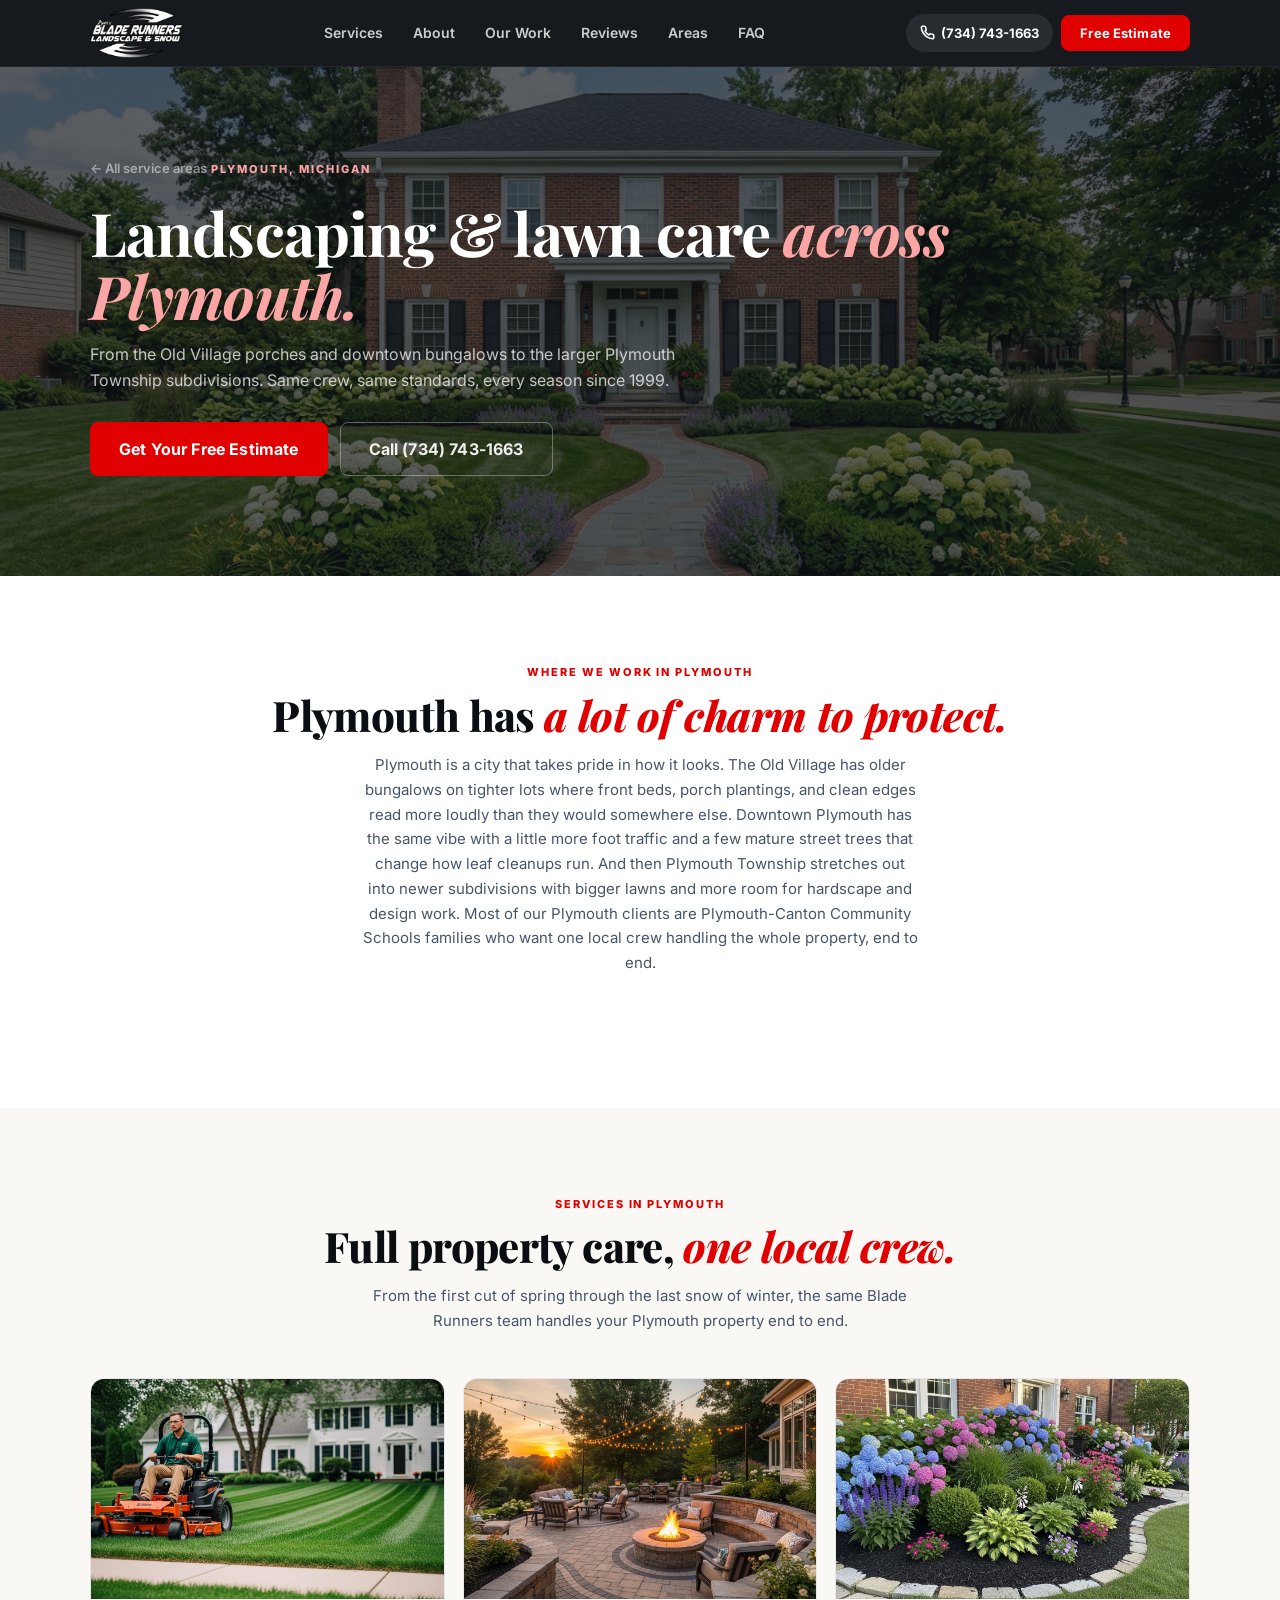
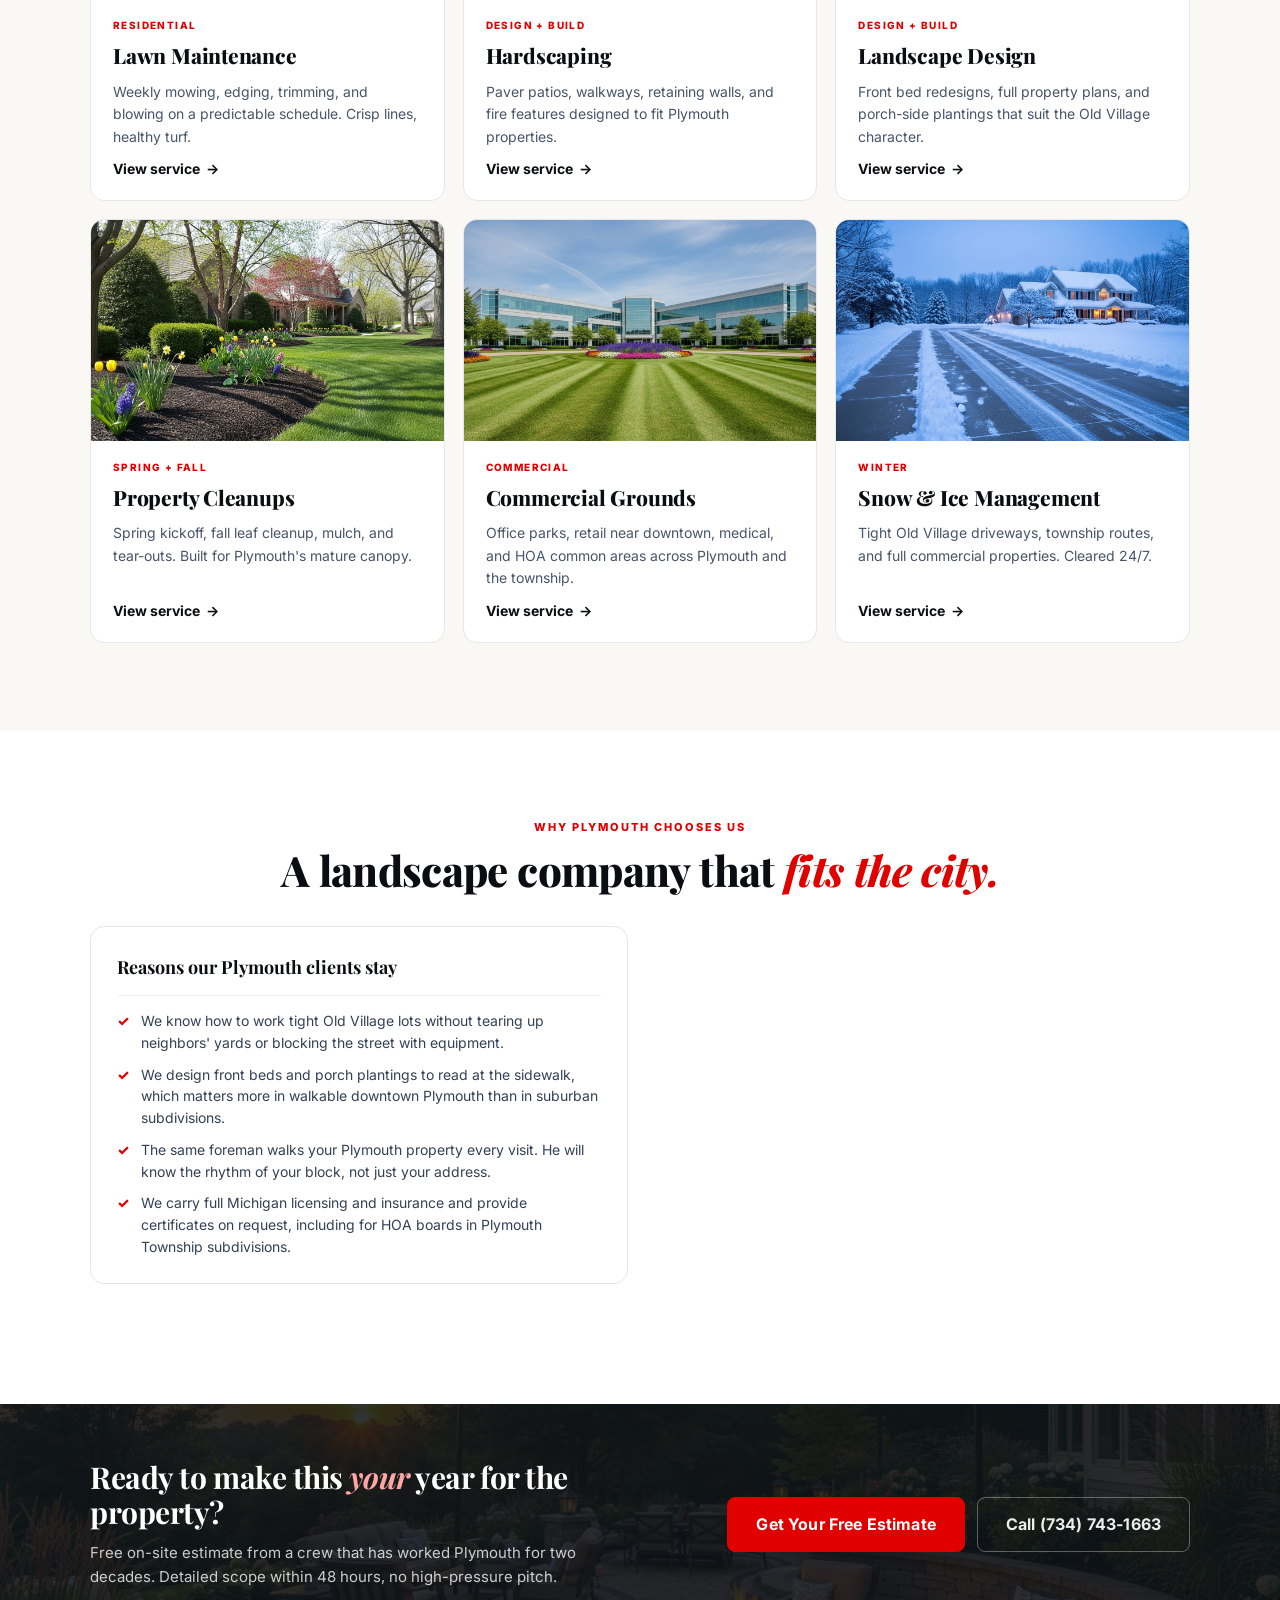
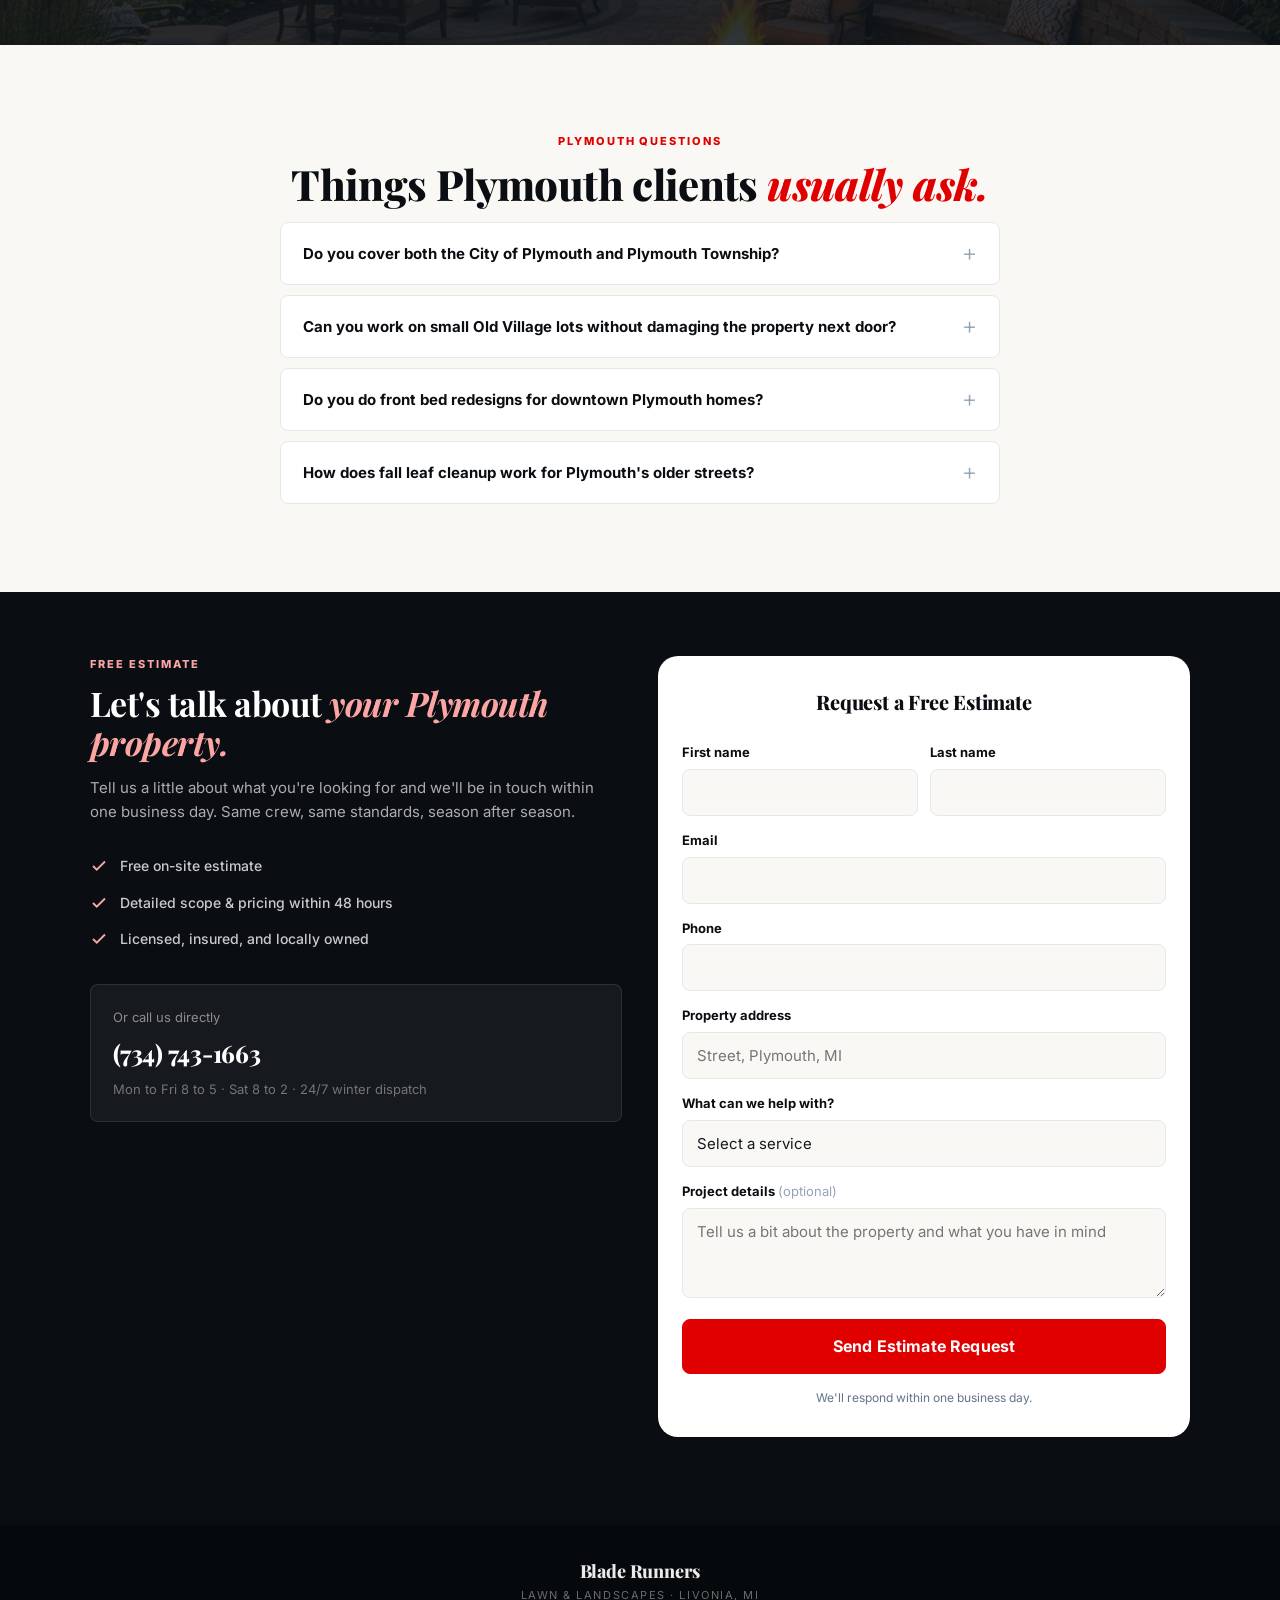
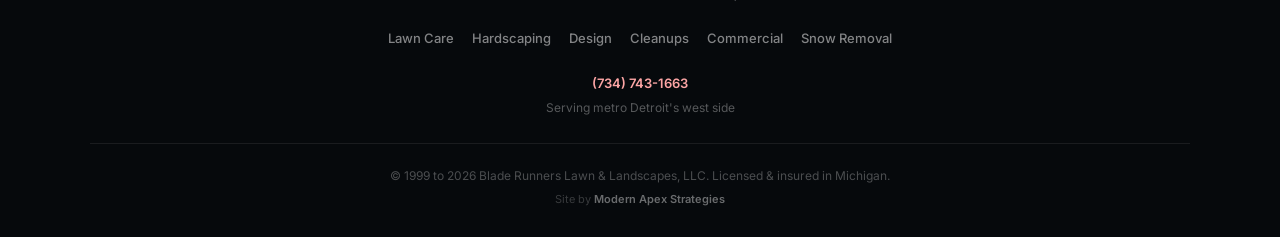
<file: service-areas/plymouth/index.html>
<!DOCTYPE html>
<html lang="en">
<head>
  <meta charset="UTF-8">
  <meta name="viewport" content="width=device-width, initial-scale=1.0">
  <title>Plymouth MI Landscaping, Lawn Care &amp; Cleanups | Blade Runners</title>
  <meta name="description" content="Plymouth landscaping with Old Village charm in mind. Lawn care, hardscaping, planting design, spring &amp; fall cleanups, and snow service for downtown Plymouth, the Old Village, and Plymouth Township. Free estimates: (734) 743-1663.">
  <meta name="keywords" content="landscaping plymouth mi, lawn care plymouth, plymouth landscape company, hardscaping plymouth, plymouth township landscaping, snow removal plymouth mi, blade runners plymouth">
  <meta name="robots" content="index, follow">
  <link rel="canonical" href="https://bladerunnerslandscapes.com/service-areas/plymouth/">

  <meta property="og:site_name" content="Blade Runners Lawn &amp; Landscapes">
  <meta property="og:title" content="Plymouth MI Landscaping, Lawn Care &amp; Cleanups | Blade Runners">
  <meta property="og:description" content="Old Village, downtown Plymouth, and Plymouth Township subdivisions. Lawn care, hardscaping, design, and year-round snow service since 1999.">
  <meta property="og:type" content="website">
  <meta property="og:url" content="https://bladerunnerslandscapes.com/service-areas/plymouth/">
  <meta property="og:image" content="https://bladerunnerslandscapes.com/assets/images/og-image.jpg">
  <meta property="og:locale" content="en_US">

  <link rel="icon" type="image/png" href="../../assets/images/br-logo-original.png">
  <link rel="apple-touch-icon" href="../../assets/images/br-logo-original.png">

  <script type="application/ld+json">
  {
    "@context": "https://schema.org",
    "@type": "LandscapingBusiness",
    "name": "Blade Runners Lawn & Landscapes, LLC",
    "description": "Full-service landscape company serving Plymouth, Michigan. Lawn maintenance, hardscaping, landscape design, sod installation, and year-round snow & ice management for Plymouth and Plymouth Township homes and businesses.",
    "url": "https://bladerunnerslandscapes.com/service-areas/plymouth/",
    "telephone": "+17347431663",
    "image": "https://bladerunnerslandscapes.com/assets/images/og-image.jpg",
    "logo": "https://bladerunnerslandscapes.com/assets/images/br-logo-original.png",
    "address": {
      "@type": "PostalAddress",
      "streetAddress": "19523 Merriman Rd",
      "addressLocality": "Livonia",
      "addressRegion": "MI",
      "postalCode": "48152",
      "addressCountry": "US"
    },
    "geo": {"@type":"GeoCoordinates","latitude":42.3714,"longitude":-83.4702},
    "areaServed": {"@type":"City","name":"Plymouth, MI"},
    "openingHoursSpecification": [
      {"@type":"OpeningHoursSpecification","dayOfWeek":["Monday","Tuesday","Wednesday","Thursday","Friday"],"opens":"08:00","closes":"17:00"},
      {"@type":"OpeningHoursSpecification","dayOfWeek":"Saturday","opens":"08:00","closes":"14:00"}
    ],
    "priceRange": "$$",
    "aggregateRating": {"@type":"AggregateRating","ratingValue":"4.2","reviewCount":"31","bestRating":"5"}
  }
  </script>

  <script type="application/ld+json">
  {
    "@context": "https://schema.org",
    "@type": "BreadcrumbList",
    "itemListElement": [
      {"@type":"ListItem","position":1,"name":"Home","item":"https://bladerunnerslandscapes.com/"},
      {"@type":"ListItem","position":2,"name":"Service Areas","item":"https://bladerunnerslandscapes.com/#areas"},
      {"@type":"ListItem","position":3,"name":"Plymouth","item":"https://bladerunnerslandscapes.com/service-areas/plymouth/"}
    ]
  }
  </script>

  <link rel="sitemap" type="application/xml" href="../../sitemap.xml">

  <link rel="preconnect" href="https://fonts.googleapis.com">
  <link rel="preconnect" href="https://fonts.gstatic.com" crossorigin>
  <link href="https://fonts.googleapis.com/css2?family=Inter:wght@400;500;600;700;800;900&family=Playfair+Display:ital,wght@0,700;0,800;0,900;1,800&display=swap" rel="stylesheet">
  <link rel="stylesheet" href="../../styles.css?v=20260624a">
</head>
<body>

  <!-- Sticky Mobile CTA -->
  <div class="sticky-cta" id="stickyCta">
    <a href="tel:+17347431663" class="sticky-cta__call">
      <svg width="18" height="18" viewBox="0 0 24 24" fill="none" stroke="currentColor" stroke-width="2.5"><path d="M22 16.92v3a2 2 0 01-2.18 2 19.79 19.79 0 01-8.63-3.07 19.5 19.5 0 01-6-6 19.79 19.79 0 01-3.07-8.67A2 2 0 014.11 2h3a2 2 0 012 1.72c.127.96.361 1.903.7 2.81a2 2 0 01-.45 2.11L8.09 9.91a16 16 0 006 6l1.27-1.27a2 2 0 012.11-.45c.907.339 1.85.573 2.81.7A2 2 0 0122 16.92z"/></svg>
      Call Now
    </a>
    <a href="#contact" class="sticky-cta__quote">Free Estimate</a>
  </div>

  <!-- Header -->
  <header class="header" id="header">
    <div class="container">
      <div class="header__inner">
        <a href="../../" class="header__brand"><img src="../../assets/images/br-logo.png" alt="Blade Runners Lawn &amp; Landscapes" class="header__logo"></a>
        <nav class="header__nav" id="desktopNav">
          <a href="../../#services">Services</a>
          <a href="../../about/">About</a>
          <a href="../../#work">Our Work</a>
          <a href="../../#reviews">Reviews</a>
          <a href="../../#areas">Areas</a>
          <a href="../../#faq">FAQ</a>
        </nav>
        <div class="header__actions">
          <a href="tel:+17347431663" class="header__phone">
            <svg width="15" height="15" viewBox="0 0 24 24" fill="none" stroke="currentColor" stroke-width="2.5"><path d="M22 16.92v3a2 2 0 01-2.18 2 19.79 19.79 0 01-8.63-3.07 19.5 19.5 0 01-6-6 19.79 19.79 0 01-3.07-8.67A2 2 0 014.11 2h3a2 2 0 012 1.72c.127.96.361 1.903.7 2.81a2 2 0 01-.45 2.11L8.09 9.91a16 16 0 006 6l1.27-1.27a2 2 0 012.11-.45c.907.339 1.85.573 2.81.7A2 2 0 0122 16.92z"/></svg>
            <span>(734) 743-1663</span>
          </a>
          <a href="#contact" class="btn btn--primary btn--sm header__cta">Free Estimate</a>
          <button class="hamburger" id="hamburger" aria-label="Open menu"><span></span><span></span><span></span></button>
        </div>
      </div>
    </div>
  </header>
  <div class="mobile-menu" id="mobileMenu">
    <nav class="mobile-menu__nav">
      <a href="../../#services">Services</a>
      <a href="../../about/">About</a>
      <a href="../../#work">Our Work</a>
      <a href="../../#reviews">Reviews</a>
      <a href="../../#areas">Areas</a>
      <a href="../../#faq">FAQ</a>
      <a href="#contact" class="btn btn--primary btn--lg btn--full">Get Free Estimate</a>
    </nav>
  </div>

  <!-- Area Hero -->
  <section class="area-hero" style="background-image:url('../../assets/images/area-plymouth.jpg')">
    <div class="container">
      <a href="../../#areas" class="svc-hero__back">&larr; All service areas</a>
      <span class="svc-hero__eyebrow">Plymouth, Michigan</span>
      <h1 class="area-hero__title">Landscaping &amp; lawn care <em>across Plymouth.</em></h1>
      <p class="area-hero__sub">From the Old Village porches and downtown bungalows to the larger Plymouth Township subdivisions. Same crew, same standards, every season since 1999.</p>
      <div class="area-hero__ctas">
        <a href="#contact" class="btn btn--primary btn--lg">Get Your Free Estimate</a>
        <a href="tel:+17347431663" class="btn btn--outline-light btn--lg">Call (734) 743-1663</a>
      </div>
    </div>
  </section>

  <!-- Local Intro -->
  <section style="background:var(--white)">
    <div class="container">
      <span class="eyebrow">Where we work in Plymouth</span>
      <h2 class="section-title">Plymouth has <em>a lot of charm to protect.</em></h2>
      <p class="section-sub">Plymouth is a city that takes pride in how it looks. The Old Village has older bungalows on tighter lots where front beds, porch plantings, and clean edges read more loudly than they would somewhere else. Downtown Plymouth has the same vibe with a little more foot traffic and a few mature street trees that change how leaf cleanups run. And then Plymouth Township stretches out into newer subdivisions with bigger lawns and more room for hardscape and design work. Most of our Plymouth clients are Plymouth-Canton Community Schools families who want one local crew handling the whole property, end to end.</p>
    </div>
  </section>

  <!-- Services -->
  <section class="services" id="services">
    <div class="container">
      <span class="eyebrow">Services in Plymouth</span>
      <h2 class="section-title">Full property care, <em>one local crew.</em></h2>
      <p class="section-sub">From the first cut of spring through the last snow of winter, the same Blade Runners team handles your Plymouth property end to end.</p>

      <div class="services__grid">
        <a href="../../lawn-maintenance/" class="svc-card" data-animate>
          <div class="svc-card__img"><img src="../../assets/images/svc-lawn-maintenance.jpg" alt="Manicured Plymouth lawn with crisp diagonal stripes"></div>
          <span class="svc-card__tag">Residential</span>
          <h3>Lawn Maintenance</h3>
          <p>Weekly mowing, edging, trimming, and blowing on a predictable schedule. Crisp lines, healthy turf.</p>
          <span class="svc-card__link">View service</span>
        </a>

        <a href="../../hardscaping/" class="svc-card" data-animate>
          <div class="svc-card__img"><img src="../../assets/images/svc-hardscaping.jpg" alt="Custom paver patio with stone fire pit"></div>
          <span class="svc-card__tag">Design + Build</span>
          <h3>Hardscaping</h3>
          <p>Paver patios, walkways, retaining walls, and fire features designed to fit Plymouth properties.</p>
          <span class="svc-card__link">View service</span>
        </a>

        <a href="../../landscape-design/" class="svc-card" data-animate>
          <div class="svc-card__img"><img src="../../assets/images/svc-landscape-design.jpg" alt="Layered Plymouth garden bed with hydrangeas"></div>
          <span class="svc-card__tag">Design + Build</span>
          <h3>Landscape Design</h3>
          <p>Front bed redesigns, full property plans, and porch-side plantings that suit the Old Village character.</p>
          <span class="svc-card__link">View service</span>
        </a>

        <a href="../../landscape-cleanup/" class="svc-card" data-animate>
          <div class="svc-card__img"><img src="../../assets/images/svc-landscape-cleanup.jpg" alt="Spring landscape refresh in Plymouth"></div>
          <span class="svc-card__tag">Spring + Fall</span>
          <h3>Property Cleanups</h3>
          <p>Spring kickoff, fall leaf cleanup, mulch, and tear-outs. Built for Plymouth's mature canopy.</p>
          <span class="svc-card__link">View service</span>
        </a>

        <a href="../../commercial-lawn-maintenance/" class="svc-card" data-animate>
          <div class="svc-card__img"><img src="../../assets/images/svc-commercial-lawn.jpg" alt="Plymouth commercial property landscaping"></div>
          <span class="svc-card__tag">Commercial</span>
          <h3>Commercial Grounds</h3>
          <p>Office parks, retail near downtown, medical, and HOA common areas across Plymouth and the township.</p>
          <span class="svc-card__link">View service</span>
        </a>

        <a href="../../snow-removal/" class="svc-card" data-animate>
          <div class="svc-card__img"><img src="../../assets/images/svc-snow-removal.jpg" alt="Cleared Plymouth driveway after Michigan snowfall"></div>
          <span class="svc-card__tag">Winter</span>
          <h3>Snow &amp; Ice Management</h3>
          <p>Tight Old Village driveways, township routes, and full commercial properties. Cleared 24/7.</p>
          <span class="svc-card__link">View service</span>
        </a>
      </div>
    </div>
  </section>

  <!-- Why Local -->
  <section style="background:var(--white)">
    <div class="container">
      <span class="eyebrow">Why Plymouth chooses us</span>
      <h2 class="section-title">A landscape company that <em>fits the city.</em></h2>
      <div class="split">
        <div class="split__col">
          <h3>Reasons our Plymouth clients stay</h3>
          <ul>
            <li>We know how to work tight Old Village lots without tearing up neighbors' yards or blocking the street with equipment.</li>
            <li>We design front beds and porch plantings to read at the sidewalk, which matters more in walkable downtown Plymouth than in suburban subdivisions.</li>
            <li>The same foreman walks your Plymouth property every visit. He will know the rhythm of your block, not just your address.</li>
            <li>We carry full Michigan licensing and insurance and provide certificates on request, including for HOA boards in Plymouth Township subdivisions.</li>
          </ul>
        </div>
      </div>
    </div>
  </section>

  <!-- CTA Banner -->
  <section class="cta-banner" style="background-image:url('../../assets/images/svc-hardscaping.jpg')">
    <div class="container">
      <div class="cta-banner__inner">
        <div>
          <h2>Ready to make this <em>your</em> year for the property?</h2>
          <p>Free on-site estimate from a crew that has worked Plymouth for two decades. Detailed scope within 48 hours, no high-pressure pitch.</p>
        </div>
        <div class="cta-banner__actions">
          <a href="#contact" class="btn btn--primary btn--lg">Get Your Free Estimate</a>
          <a href="tel:+17347431663" class="btn btn--outline-light btn--lg">Call (734) 743-1663</a>
        </div>
      </div>
    </div>
  </section>

  <!-- FAQ -->
  <section class="faq" id="faq">
    <div class="container">
      <span class="eyebrow">Plymouth questions</span>
      <h2 class="section-title">Things Plymouth clients <em>usually ask.</em></h2>
      <div class="faq__list">
        <details class="faq__item">
          <summary>Do you cover both the City of Plymouth and Plymouth Township?</summary>
          <p>Both. Our weekly routes cover the Old Village, downtown Plymouth, and the larger township subdivisions out toward Sheldon and Beck. Plymouth-Canton Community Schools families across all of those neighborhoods are on our route.</p>
        </details>
        <details class="faq__item">
          <summary>Can you work on small Old Village lots without damaging the property next door?</summary>
          <p>Yes. We size equipment to the access, not the other way around. For tighter Old Village properties that means smaller mowers, hand-edging where needed, and crew leads who know how to lay down protection between properties.</p>
        </details>
        <details class="faq__item">
          <summary>Do you do front bed redesigns for downtown Plymouth homes?</summary>
          <p>Often. Plymouth front beds are a high-leverage project because the whole street sees them. We will walk the property, talk through what you want the front of the house to feel like, and send a planting plan and bed redesign with detailed pricing.</p>
        </details>
        <details class="faq__item">
          <summary>How does fall leaf cleanup work for Plymouth's older streets?</summary>
          <p>For most Plymouth properties we run two passes in the fall, because the mature street trees drop in waves. That keeps the property looking right through November rather than buried in leaves while you wait for one big cleanup.</p>
        </details>
      </div>
    </div>
  </section>

  <!-- Contact -->
  <section class="contact" id="contact">
    <div class="container">
      <div class="contact__wrapper">
        <div class="contact__text">
          <span class="eyebrow eyebrow--light section-title--left" style="text-align:left">Free estimate</span>
          <h2 class="contact__title">Let's talk about <em>your Plymouth property.</em></h2>
          <p class="contact__sub">Tell us a little about what you're looking for and we'll be in touch within one business day. Same crew, same standards, season after season.</p>
          <div class="contact__perks">
            <div class="contact__perk"><svg width="18" height="18" viewBox="0 0 24 24" fill="none" stroke="currentColor" stroke-width="2.5"><path d="M20 6L9 17l-5-5"/></svg>Free on-site estimate</div>
            <div class="contact__perk"><svg width="18" height="18" viewBox="0 0 24 24" fill="none" stroke="currentColor" stroke-width="2.5"><path d="M20 6L9 17l-5-5"/></svg>Detailed scope &amp; pricing within 48 hours</div>
            <div class="contact__perk"><svg width="18" height="18" viewBox="0 0 24 24" fill="none" stroke="currentColor" stroke-width="2.5"><path d="M20 6L9 17l-5-5"/></svg>Licensed, insured, and locally owned</div>
          </div>
          <div class="contact__direct">
            <p>Or call us directly</p>
            <a href="tel:+17347431663" class="contact__phone">(734) 743-1663</a>
            <p class="contact__hours">Mon to Fri 8 to 5 &middot; Sat 8 to 2 &middot; 24/7 winter dispatch</p>
          </div>
        </div>

        <form class="contact__form" action="https://formspree.io/f/your-form-id" method="POST">
          <h3 class="contact__form-title">Request a Free Estimate</h3>
          <div class="form-row">
            <div class="form-group"><label for="firstName">First name</label><input type="text" id="firstName" name="first_name" required></div>
            <div class="form-group"><label for="lastName">Last name</label><input type="text" id="lastName" name="last_name" required></div>
          </div>
          <div class="form-group"><label for="email">Email</label><input type="email" id="email" name="email" required></div>
          <div class="form-group"><label for="phone">Phone</label><input type="tel" id="phone" name="phone" required></div>
          <div class="form-group"><label for="address">Property address</label><input type="text" id="address" name="address" placeholder="Street, Plymouth, MI" required></div>
          <div class="form-group">
            <label for="service">What can we help with?</label>
            <select id="service" name="service" required>
              <option value="">Select a service</option>
              <option>Lawn maintenance</option>
              <option>Landscape design</option>
              <option>Hardscaping (patio, walls, fire pit)</option>
              <option>Sod installation</option>
              <option>Spring or fall cleanup</option>
              <option>Commercial grounds care</option>
              <option>Snow &amp; ice management</option>
              <option>Tree services</option>
              <option>Multiple / not sure</option>
            </select>
          </div>
          <div class="form-group"><label for="details">Project details <span class="optional">(optional)</span></label><textarea id="details" name="details" placeholder="Tell us a bit about the property and what you have in mind"></textarea></div>
          <input type="hidden" name="service_area" value="Plymouth, MI">
          <button type="submit" class="btn btn--primary btn--lg btn--full">Send Estimate Request</button>
          <p class="form-note">We'll respond within one business day.</p>
        </form>
      </div>
    </div>
  </section>

  <!-- Footer -->
  <footer class="footer">
    <div class="container">
      <div class="footer__top">
        <div>
          <span class="footer__name">Blade Runners</span>
          <span class="footer__sub">Lawn &amp; Landscapes &middot; Livonia, MI</span>
        </div>
        <nav class="footer__links">
          <a href="../../lawn-maintenance/">Lawn Care</a>
          <a href="../../hardscaping/">Hardscaping</a>
          <a href="../../landscape-design/">Design</a>
          <a href="../../landscape-cleanup/">Cleanups</a>
          <a href="../../commercial-lawn-maintenance/">Commercial</a>
          <a href="../../snow-removal/">Snow Removal</a>
        </nav>
        <div class="footer__contact">
          <a href="tel:+17347431663">(734) 743-1663</a>
          <span>Serving metro Detroit's west side</span>
        </div>
      </div>
      <div class="footer__bottom">
        <p>&copy; 1999 to 2026 Blade Runners Lawn &amp; Landscapes, LLC. Licensed &amp; insured in Michigan.</p>
        <p class="footer__credit">Site by <a href="https://modernapexstrategies.com" target="_blank" rel="noopener">Modern Apex Strategies</a></p>
      </div>
    </div>
  </footer>

  <script src="../../assets/js/site.js?v=20260624a" defer></script>
</body>
</html>
</file>
<file: styles.css>
/* =============================================
   BLADE RUNNERS LAWN & LANDSCAPES, Mobile-First
   Premium charcoal + warm clay accent
   ============================================= */
*,*::before,*::after{box-sizing:border-box;margin:0;padding:0}
:root{
  --ink:#0A0D11;--ink-2:#15191F;--ink-3:#252A33;
  --clay:#E00000;--clay-dark:#B00000;--clay-light:#FCA5A5;--clay-50:#FEF2F2;
  --bone:#FAF8F5;--cream:#F5F1EA;
  --white:#FFF;
  --gray-50:#F8FAFC;--gray-100:#F1F5F9;--gray-200:#E5E7EB;--gray-300:#CBD5E1;
  --gray-400:#94A3B8;--gray-500:#64748B;--gray-600:#475569;--gray-700:#334155;
  --gray-800:#1E293B;--gray-900:#0F172A;
  --gold:#D4A24C;
  --radius:8px;--radius-lg:14px;--radius-xl:20px;
}
html{scroll-behavior:smooth;-webkit-text-size-adjust:100%}
body{font-family:'Inter',-apple-system,BlinkMacSystemFont,sans-serif;color:var(--ink-2);background:var(--bone);line-height:1.6;-webkit-font-smoothing:antialiased;overflow-x:hidden}
body.menu-open{overflow:hidden}
a{color:var(--clay);text-decoration:none;transition:color .2s}a:hover{color:var(--clay-dark)}
img{max-width:100%;height:auto;display:block}
.container{width:100%;max-width:1180px;margin:0 auto;padding:0 20px}

/* BUTTONS */
.btn{display:inline-flex;align-items:center;justify-content:center;gap:8px;font-family:inherit;font-weight:700;font-size:15px;padding:13px 26px;border:1.5px solid transparent;border-radius:var(--radius);cursor:pointer;transition:transform .2s,background-color .2s,border-color .2s,color .2s;text-align:center;line-height:1.3;white-space:nowrap;letter-spacing:.01em}
.btn--primary{background:var(--clay);color:var(--white);border-color:var(--clay)}
.btn--primary:hover{background:var(--clay-dark);border-color:var(--clay-dark);color:var(--white);transform:translateY(-1px)}
.btn--ink{background:var(--ink);color:var(--white);border-color:var(--ink)}
.btn--ink:hover{background:var(--ink-2);color:var(--white);transform:translateY(-1px)}
.btn--ghost{background:transparent;color:var(--ink);border-color:var(--ink-3)}
.btn--ghost:hover{background:var(--ink);color:var(--white);border-color:var(--ink)}
.btn--outline-light{background:transparent;color:rgba(255,255,255,.92);border-color:rgba(255,255,255,.32)}
.btn--outline-light:hover{background:rgba(255,255,255,.08);border-color:rgba(255,255,255,.6);color:var(--white)}
.btn--sm{padding:9px 18px;font-size:13px}.btn--lg{padding:16px 28px;font-size:16px}.btn--full{width:100%}

/* STICKY MOBILE CTA */
.sticky-cta{position:fixed;bottom:0;left:0;right:0;z-index:999;display:flex;gap:8px;background:var(--ink);padding:12px 16px;padding-bottom:max(12px,env(safe-area-inset-bottom));transform:translateY(100%);transition:transform .3s;box-shadow:0 -4px 24px rgba(0,0,0,.32)}
.sticky-cta--visible{transform:translateY(0)}
.sticky-cta a{flex:1;display:flex;align-items:center;justify-content:center;gap:8px;padding:14px 16px;border-radius:var(--radius);font-weight:700;font-size:15px;text-align:center}
.sticky-cta__call{background:var(--clay);color:var(--white)!important}.sticky-cta__call:hover{background:var(--clay-dark);color:var(--white)!important}
.sticky-cta__quote{background:var(--white);color:var(--ink)!important}.sticky-cta__quote:hover{background:var(--gray-100);color:var(--ink)!important}

/* HEADER */
.header{position:sticky;top:0;z-index:502;background:rgba(10,13,17,.95);backdrop-filter:blur(14px);-webkit-backdrop-filter:blur(14px);border-bottom:1px solid rgba(255,255,255,.06);transition:background-color .3s,box-shadow .3s}
.header--scrolled{box-shadow:0 4px 20px rgba(0,0,0,.4);background:rgba(10,13,17,.98)}
.header__inner{display:flex;align-items:center;justify-content:space-between;padding:8px 0;gap:14px}
.header__brand{display:flex;align-items:center;text-decoration:none;flex-shrink:0;line-height:1}
.header__logo{height:50px;width:auto;display:block}
.header__nav{display:none;gap:30px}
.header__nav a{font-size:14px;font-weight:600;color:rgba(255,255,255,.78)}.header__nav a:hover{color:var(--clay)}
.header__actions{display:flex;align-items:center;gap:8px}
.header__phone{display:flex;align-items:center;gap:6px;font-size:13px;font-weight:700;color:var(--white)!important;padding:9px 14px;border-radius:100px;background:rgba(255,255,255,.08);transition:background .2s,color .2s}
.header__phone:hover{background:var(--clay);color:var(--white)!important}
.header__phone span{display:none}
.header__cta{display:none}
.hamburger{display:flex;flex-direction:column;justify-content:center;gap:5px;width:38px;height:38px;background:none;border:none;cursor:pointer;padding:6px}
.hamburger span{display:block;width:100%;height:2.5px;background:var(--white);border-radius:2px;transition:all .3s;transform-origin:center}
.hamburger.is-active span:nth-child(1){transform:translateY(7.5px) rotate(45deg)}
.hamburger.is-active span:nth-child(2){opacity:0}
.hamburger.is-active span:nth-child(3){transform:translateY(-7.5px) rotate(-45deg)}
.mobile-menu{position:fixed;top:0;left:0;right:0;bottom:0;z-index:501;background:var(--ink);padding-top:76px;transform:translateX(100%);transition:transform .35s cubic-bezier(.4,0,.2,1)}
.mobile-menu.is-open{transform:translateX(0)}
.mobile-menu__nav{display:flex;flex-direction:column;padding:24px;gap:4px}
.mobile-menu__nav a{font-size:18px;font-weight:600;color:var(--white);padding:14px 0;border-bottom:1px solid rgba(255,255,255,.08)}
.mobile-menu__nav a:last-child{border-bottom:none;margin-top:18px}

/* HERO */
.hero{position:relative;background-color:var(--ink);background-image:url('assets/images/home-hero.jpg');background-size:cover;background-position:center;padding:60px 0 70px;overflow:hidden}
.hero__overlay{position:absolute;inset:0;background:rgba(15,20,25,.62);pointer-events:none}
.hero__content{position:relative;z-index:1}
.hero__badge{display:inline-flex;align-items:center;gap:8px;background:rgba(255,255,255,.08);color:rgba(255,255,255,.88);font-size:12px;font-weight:600;padding:8px 16px;border-radius:100px;border:1px solid rgba(255,255,255,.16);margin-bottom:22px;letter-spacing:.02em}
.hero__badge svg{color:var(--gold)}
.hero__title{font-family:'Playfair Display',serif;font-size:38px;font-weight:900;color:var(--white);line-height:1.05;margin-bottom:18px;letter-spacing:-.015em}
.hero__title em{font-style:italic;color:var(--clay-light)}
.hero__subtitle{font-size:16px;color:rgba(255,255,255,.74);line-height:1.65;margin-bottom:30px;max-width:560px}
.hero__ctas{display:flex;flex-direction:column;gap:12px;margin-bottom:34px}
.hero__trust{display:flex;flex-wrap:wrap;gap:16px}
.hero__trust-item{display:flex;align-items:center;gap:6px;font-size:13px;font-weight:500;color:rgba(255,255,255,.66)}
.hero__trust-item svg{color:var(--gold);flex-shrink:0}

/* HERO VIDEO */
.hero__video{position:absolute;inset:0;width:100%;height:100%;object-fit:cover;z-index:0}

/* TRUST BAR */
.trust-bar{background:var(--white);border-bottom:1px solid var(--gray-200);padding:0}
.trust-bar__inner{display:grid;grid-template-columns:repeat(4,1fr);text-align:center}
.trust-bar__item{padding:22px 8px;border-right:1px solid var(--gray-100)}
.trust-bar__item:last-child{border-right:none}
.trust-bar__num{display:block;font-family:'Playfair Display',serif;font-size:26px;font-weight:800;color:var(--ink);line-height:1.2;letter-spacing:-.01em}
.trust-bar__label{font-size:10px;font-weight:700;color:var(--gray-500);text-transform:uppercase;letter-spacing:.08em;display:block;margin-top:4px}

/* SECTIONS */
section{padding:60px 0}
.eyebrow{display:block;text-align:center;font-size:11px;font-weight:800;color:var(--clay);text-transform:uppercase;letter-spacing:.18em;margin-bottom:10px}
.eyebrow--light{color:var(--clay-light)}
.section-title{font-family:'Playfair Display',serif;font-size:30px;font-weight:800;text-align:center;line-height:1.12;margin-bottom:14px;color:var(--ink);letter-spacing:-.015em}
.section-title em{font-style:italic;color:var(--clay)}
.section-title--left{text-align:left}
.section-sub{font-size:15px;color:var(--gray-600);text-align:center;max-width:560px;margin:0 auto 44px;line-height:1.65}

/* SERVICES */
.services{background:var(--bone)}
.services__grid{display:grid;gap:18px}
.svc-card{background:var(--white);border:1px solid var(--gray-200);border-radius:var(--radius-lg);overflow:hidden;transition:transform .35s,box-shadow .35s,border-color .35s;opacity:0;transform:translateY(24px)}
.svc-card.is-visible{opacity:1;transform:translateY(0)}
.svc-card:hover{border-color:var(--ink-3);box-shadow:0 12px 36px rgba(15,20,25,.08);transform:translateY(-3px)}
.svc-card__img{aspect-ratio:16/10;overflow:hidden;background:var(--cream)}
.svc-card__img img{width:100%;height:100%;object-fit:cover;transition:transform .6s}
.svc-card:hover .svc-card__img img{transform:scale(1.06)}
.svc-card{text-decoration:none;color:inherit;display:flex;flex-direction:column}
.svc-card__tag{font-size:10px;font-weight:800;color:var(--clay);text-transform:uppercase;letter-spacing:.14em;padding:18px 22px 0}
.svc-card h3{font-family:'Playfair Display',serif;font-size:21px;font-weight:800;padding:6px 22px 8px;color:var(--ink);letter-spacing:-.01em}
.svc-card p{font-size:14px;color:var(--gray-600);padding:0 22px 10px;line-height:1.6;flex:1}
.svc-card__link{display:flex;align-items:center;gap:6px;padding:0 22px 20px;font-size:14px;font-weight:700;color:var(--ink)}
.svc-card__link::after{content:'\2192';transition:transform .25s}
.svc-card:hover .svc-card__link::after{transform:translateX(4px)}

/* ABOUT */
.about{background:var(--white)}
.about__inner{display:grid;gap:36px;align-items:center}
.about__img{border-radius:var(--radius-lg);overflow:hidden;box-shadow:0 20px 50px rgba(15,20,25,.12)}
.about__img img{width:100%;aspect-ratio:4/3;object-fit:cover}
.about__text p{font-size:15px;color:var(--gray-600);line-height:1.75;margin-bottom:18px}
.about__text strong{color:var(--ink)}
.about__stats{display:grid;grid-template-columns:1fr 1fr;gap:14px;margin-top:28px}
.about__stat{background:var(--cream);border-left:3px solid var(--clay);border-radius:var(--radius);padding:18px 20px}
.about__stat strong{display:block;font-family:'Playfair Display',serif;font-size:24px;font-weight:800;color:var(--ink);margin-bottom:2px;letter-spacing:-.01em}
.about__stat span{font-size:12px;color:var(--gray-600);font-weight:600;text-transform:uppercase;letter-spacing:.06em}

/* CTA BANNER */
.cta-banner{background:var(--ink);padding:56px 0;position:relative;background-size:cover;background-position:center}
.cta-banner::before{content:'';position:absolute;inset:0;background:rgba(15,20,25,.86)}
.cta-banner .container{position:relative;z-index:1}
.cta-banner__inner{text-align:center}
.cta-banner h2{font-family:'Playfair Display',serif;font-size:30px;color:var(--white);margin-bottom:12px;line-height:1.15;letter-spacing:-.015em}
.cta-banner h2 em{font-style:italic;color:var(--clay-light)}
.cta-banner p{font-size:15px;color:rgba(255,255,255,.78);margin-bottom:28px;max-width:520px;margin-left:auto;margin-right:auto;line-height:1.6}
.cta-banner__actions{display:flex;flex-direction:column;gap:12px;max-width:380px;margin:0 auto}

/* WORK / GALLERY */
.work__grid{display:grid;grid-template-columns:1fr;gap:14px}
.work__item{position:relative;border-radius:var(--radius-lg);overflow:hidden;aspect-ratio:4/3;background:var(--cream)}
.work__item img{width:100%;height:100%;object-fit:cover;transition:transform .6s}
.work__item:hover img{transform:scale(1.06)}
.work__item span{position:absolute;bottom:0;left:0;right:0;padding:14px 18px;background:linear-gradient(transparent,rgba(0,0,0,.78));color:var(--white);font-size:13px;font-weight:600;letter-spacing:.01em}

/* REVIEWS */
.reviews{background:var(--cream)}
.reviews__grid{display:grid;gap:18px}
.review-card{background:var(--white);border:1px solid var(--gray-200);border-radius:var(--radius-lg);padding:26px;opacity:0;transform:translateY(24px);transition:opacity .5s,transform .5s}
.review-card.is-visible{opacity:1;transform:translateY(0)}
.review-card__stars{color:var(--gold);font-size:18px;letter-spacing:2px;margin-bottom:14px}
.review-card p{font-size:15px;color:var(--ink-2);line-height:1.75;font-style:italic;margin-bottom:18px;font-weight:500}
.review-card__name{display:block;font-weight:700;font-size:14px;color:var(--ink)}
.review-card__src{display:block;font-size:12px;color:var(--gray-500);margin-top:2px}

/* AREAS */
.areas__grid{display:flex;flex-wrap:wrap;justify-content:center;gap:8px;margin-bottom:24px}
.area-tag{font-size:13px;font-weight:600;padding:9px 18px;background:var(--white);border:1px solid var(--gray-200);border-radius:100px;color:var(--ink-2);transition:all .2s}
.area-tag:hover{border-color:var(--clay);color:var(--clay);background:var(--clay-50)}
.areas__note{text-align:center;font-size:14px;color:var(--gray-500)}

/* FAQ */
.faq{background:var(--bone)}
.faq__list{max-width:720px;margin:0 auto;display:flex;flex-direction:column;gap:10px}
.faq__item{background:var(--white);border:1px solid var(--gray-200);border-radius:var(--radius);overflow:hidden;transition:border-color .2s}
.faq__item[open]{border-color:var(--ink-3)}
.faq__item summary{padding:20px 50px 20px 22px;font-weight:700;font-size:15px;cursor:pointer;list-style:none;color:var(--ink);position:relative;line-height:1.4}
.faq__item summary::-webkit-details-marker{display:none}
.faq__item summary::after{content:'+';position:absolute;right:22px;top:50%;transform:translateY(-50%);font-size:24px;font-weight:300;color:var(--gray-400)}
.faq__item[open] summary::after{content:'\2212';color:var(--clay)}
.faq__item p{padding:0 22px 22px;font-size:14px;color:var(--gray-600);line-height:1.75}

/* CONTACT */
.contact{background:var(--ink);padding:64px 0;padding-bottom:max(64px,calc(env(safe-area-inset-bottom)+88px))}
.contact__wrapper{display:grid;gap:36px}
.contact__text{color:var(--white)}
.contact__title{font-family:'Playfair Display',serif;font-size:30px;color:var(--white);line-height:1.15;margin-bottom:14px;letter-spacing:-.015em}
.contact__title em{font-style:italic;color:var(--clay-light)}
.contact__sub{font-size:15px;color:rgba(255,255,255,.66);line-height:1.65;margin-bottom:30px}
.contact__perks{display:flex;flex-direction:column;gap:14px;margin-bottom:34px}
.contact__perk{display:flex;align-items:center;gap:12px;font-size:14px;color:rgba(255,255,255,.78);font-weight:500}
.contact__perk svg{color:var(--clay-light);flex-shrink:0}
.contact__direct{padding:22px;background:rgba(255,255,255,.05);border:1px solid rgba(255,255,255,.1);border-radius:var(--radius)}
.contact__direct p{font-size:13px;color:rgba(255,255,255,.5);margin-bottom:6px}
.contact__phone{font-family:'Playfair Display',serif;font-size:24px;font-weight:800;color:var(--white)!important;display:block;margin-bottom:6px;letter-spacing:-.01em}
.contact__phone:hover{color:var(--clay-light)!important}
.contact__hours{font-size:12px;color:rgba(255,255,255,.4)!important;margin-bottom:0!important}
.contact__form{background:var(--white);border-radius:var(--radius-xl);padding:30px 24px;color:var(--ink-2)}
.contact__form-title{font-family:'Playfair Display',serif;font-size:20px;font-weight:800;text-align:center;margin-bottom:24px;color:var(--ink);letter-spacing:-.01em}
.form-row{display:grid;grid-template-columns:1fr 1fr;gap:12px}
.form-group{margin-bottom:14px}
.form-group label{display:block;font-size:13px;font-weight:700;color:var(--ink);margin-bottom:6px}
.optional{font-weight:400;color:var(--gray-400)}
.form-group input,.form-group select,.form-group textarea{width:100%;padding:13px 14px;border:1.5px solid var(--gray-200);border-radius:var(--radius);font-size:15px;font-family:inherit;color:var(--ink-2);background:var(--bone);transition:border-color .2s,box-shadow .2s,background .2s;-webkit-appearance:none}
.form-group input:focus,.form-group select:focus,.form-group textarea:focus{outline:none;border-color:var(--clay);box-shadow:0 0 0 3px rgba(194,65,12,.12);background:var(--white)}
.form-group textarea{resize:vertical;min-height:90px}
.form-note{text-align:center;font-size:12px;color:var(--gray-500);margin-top:14px}

/* FOOTER */
.footer{background:#06090C;color:rgba(255,255,255,.5);padding:36px 0 28px}
.footer__top{display:flex;flex-direction:column;align-items:center;gap:24px;padding-bottom:26px;border-bottom:1px solid rgba(255,255,255,.08);margin-bottom:22px;text-align:center}
.footer__name{font-family:'Playfair Display',serif;font-size:18px;font-weight:800;color:rgba(255,255,255,.92);display:block;line-height:1.2;letter-spacing:-.01em}
.footer__sub{font-size:11px;color:rgba(255,255,255,.4);display:block;text-transform:uppercase;letter-spacing:.14em;margin-top:4px}
.footer__links{display:flex;flex-wrap:wrap;justify-content:center;gap:18px}
.footer__links a{font-size:13px;font-weight:500;color:rgba(255,255,255,.5)!important}.footer__links a:hover{color:var(--white)!important}
.footer__contact{display:flex;flex-direction:column;gap:4px;align-items:center}
.footer__contact a{font-size:13px;font-weight:600;color:var(--clay-light)!important}
.footer__contact span{font-size:12px;color:rgba(255,255,255,.32)}
.footer__bottom{text-align:center}.footer__bottom p{font-size:12px;color:rgba(255,255,255,.28)}
.footer__credit{margin-top:6px!important;font-size:11px!important;color:rgba(255,255,255,.2)!important}
.footer__credit a{color:rgba(255,255,255,.4);text-decoration:none;font-weight:600;transition:color .2s ease}
.footer__credit a:hover{color:var(--clay-light)}

/* ANIMATIONS */
[data-animate]{opacity:0;transform:translateY(28px);transition:opacity .6s,transform .6s}
[data-animate].is-visible{opacity:1;transform:translateY(0)}

/* TABLET */
@media(min-width:640px){
  .hero__title{font-size:48px}.hero__ctas{flex-direction:row}.section-title{font-size:36px}
  .services__grid{grid-template-columns:1fr 1fr}
  .about__inner{grid-template-columns:1fr 1fr;gap:44px}
  .work__grid{grid-template-columns:1fr 1fr}
  .work__item--wide{grid-column:span 2}
  .reviews__grid{grid-template-columns:1fr 1fr}
  .cta-banner__actions{flex-direction:row;max-width:520px}
  .contact__wrapper{grid-template-columns:1fr 1fr;align-items:start}
  .contact__title{font-size:34px}
  .trust-bar__num{font-size:30px}.trust-bar__label{font-size:11px}
}

/* DESKTOP */
@media(min-width:960px){
  .container{padding:0 40px}section{padding:88px 0}
  .hero{padding:88px 0 96px}.hero__title{font-size:62px}.hero__subtitle{font-size:18px}
  .section-title{font-size:42px}
  .header__nav{display:flex}.hamburger{display:none}.header__phone span{display:inline}.header__cta{display:inline-flex}
  .services__grid{grid-template-columns:1fr 1fr 1fr}
  .work__grid{grid-template-columns:1fr 1fr 1fr}
  .work__item--wide{grid-column:span 2}
  .cta-banner__inner{display:flex;align-items:center;text-align:left;gap:44px}
  .cta-banner p{margin-left:0;margin-right:0;margin-bottom:0}
  .cta-banner__actions{flex-direction:row;flex-shrink:0}
  .contact{padding-bottom:88px}
  .sticky-cta{display:none}
  .trust-bar__num{font-size:34px}.trust-bar__label{font-size:12px}
}

@media(min-width:1200px){.hero__title{font-size:70px}}

/* =============================================
   SERVICE PAGES
   ============================================= */
.svc-hero{position:relative;background:var(--ink);padding:54px 0 62px;overflow:hidden;background-size:cover;background-position:center}
.svc-hero__overlay{position:absolute;inset:0;background:rgba(15,20,25,.7)}
.svc-hero__content{position:relative;z-index:1}
.svc-hero__back{display:inline-flex;align-items:center;gap:6px;font-size:13px;font-weight:600;color:rgba(255,255,255,.5)!important;margin-bottom:22px}.svc-hero__back:hover{color:rgba(255,255,255,.9)!important}
.svc-hero__eyebrow{display:inline-block;font-size:11px;font-weight:800;color:var(--clay-light);text-transform:uppercase;letter-spacing:.18em;margin-bottom:14px}
.svc-hero__title{font-family:'Playfair Display',serif;font-size:36px;color:var(--white);line-height:1.05;margin-bottom:16px;letter-spacing:-.015em}
.svc-hero__title em{font-style:italic;color:var(--clay-light)}
.svc-hero__sub{font-size:16px;color:rgba(255,255,255,.7);line-height:1.65;max-width:580px;margin-bottom:30px}
.svc-hero__ctas{display:flex;flex-direction:column;gap:12px}
.svc-content{padding:56px 0;background:var(--bone)}
.svc-content__grid{display:grid;gap:44px}
.svc-content__main h2{font-family:'Playfair Display',serif;font-size:24px;color:var(--ink);margin:44px 0 16px;line-height:1.2;letter-spacing:-.01em}
.svc-content__main h2:first-child{margin-top:0}
.svc-content__main h2 em{font-style:italic;color:var(--clay)}
.svc-content__main p{font-size:15px;color:var(--gray-700);line-height:1.78;margin-bottom:18px}
.svc-content__main strong{color:var(--ink)}
.svc-steps{display:flex;flex-direction:column;margin:28px 0}
.svc-step{display:flex;gap:18px;padding:20px 0;border-bottom:1px solid var(--gray-200)}
.svc-step:last-child{border-bottom:none}
.svc-step__num{width:38px;height:38px;min-width:38px;background:var(--ink);color:var(--clay-light);font-weight:800;font-size:14px;border-radius:50%;display:flex;align-items:center;justify-content:center;margin-top:2px;font-family:'Playfair Display',serif}
.svc-step h3{font-family:'Playfair Display',serif;font-size:18px;font-weight:700;color:var(--ink);margin-bottom:6px;letter-spacing:-.005em}
.svc-step p{font-size:14px;color:var(--gray-600);line-height:1.65;margin-bottom:0}
.svc-checklist{list-style:none;display:flex;flex-direction:column;gap:11px;margin:22px 0 30px;padding:0}
.svc-checklist li{font-size:15px;color:var(--gray-700);padding-left:30px;position:relative;line-height:1.55}
.svc-checklist li::before{content:'\2713';position:absolute;left:0;top:0;color:var(--clay);font-weight:800;font-size:16px}
.svc-content__sidebar{display:flex;flex-direction:column;gap:18px}
.svc-sidebar-card{background:var(--white);border:1px solid var(--gray-200);border-radius:var(--radius-lg);padding:24px 22px}
.svc-sidebar-card--cta{background:var(--ink);border-color:transparent;text-align:center}
.svc-sidebar-card--cta h3{font-family:'Playfair Display',serif;font-size:20px;font-weight:800;color:var(--white);margin-bottom:10px;letter-spacing:-.01em}
.svc-sidebar-card--cta p{font-size:14px;color:rgba(255,255,255,.62);margin-bottom:20px;line-height:1.55}
.svc-sidebar-phone{display:block;text-align:center;margin-top:14px;font-family:'Playfair Display',serif;font-size:18px;font-weight:800;color:rgba(255,255,255,.78)!important}.svc-sidebar-phone:hover{color:var(--clay-light)!important}
.svc-sidebar-card h3{font-family:'Playfair Display',serif;font-size:17px;font-weight:700;color:var(--ink);margin-bottom:14px;letter-spacing:-.005em}
.svc-sidebar-links{list-style:none;padding:0;display:flex;flex-direction:column}
.svc-sidebar-links li{border-bottom:1px solid var(--gray-200)}.svc-sidebar-links li:last-child{border-bottom:none}
.svc-sidebar-links a{display:block;padding:12px 0;font-size:14px;font-weight:600;color:var(--ink-2)!important;transition:color .2s,padding-left .2s}
.svc-sidebar-links a:hover,.svc-sidebar-links a.is-current{color:var(--clay)!important;padding-left:8px}

/* PROCESS / NUMBERED STEPS LARGE */
.process-grid{display:grid;gap:18px;margin:32px 0}
.process-card{background:var(--white);border:1px solid var(--gray-200);border-radius:var(--radius-lg);padding:24px}
.process-card__num{font-family:'Playfair Display',serif;font-size:36px;font-weight:800;color:var(--clay);line-height:1;margin-bottom:10px;display:block;letter-spacing:-.02em}
.process-card h3{font-family:'Playfair Display',serif;font-size:18px;font-weight:700;color:var(--ink);margin-bottom:8px}
.process-card p{font-size:14px;color:var(--gray-600);line-height:1.65;margin-bottom:0}

/* COMPARISON / SPLIT */
.split{display:grid;gap:24px;margin:32px 0}
.split__col{padding:26px;border-radius:var(--radius-lg);border:1px solid var(--gray-200);background:var(--white)}
.split__col h3{font-family:'Playfair Display',serif;font-size:18px;font-weight:700;color:var(--ink);margin-bottom:14px;padding-bottom:14px;border-bottom:1px solid var(--gray-100)}
.split__col ul{list-style:none;padding:0;display:flex;flex-direction:column;gap:10px}
.split__col li{font-size:14px;color:var(--gray-700);padding-left:24px;position:relative;line-height:1.55}
.split__col li::before{content:'\2713';position:absolute;left:0;top:0;color:var(--clay);font-weight:800}

@media(min-width:640px){
  .svc-hero__title{font-size:46px}.svc-hero__ctas{flex-direction:row}
  .process-grid{grid-template-columns:1fr 1fr}
  .split{grid-template-columns:1fr 1fr}
}
@media(min-width:960px){
  .svc-hero{padding:72px 0 88px}.svc-hero__title{font-size:56px}.svc-content{padding:80px 0}
  .svc-content__grid{grid-template-columns:1fr 340px;gap:56px}
  .svc-content__main h2{font-size:30px}
  .svc-content__sidebar{position:sticky;top:88px;align-self:start}
  .process-grid{grid-template-columns:1fr 1fr 1fr}
}

/* AREA PAGE */
.area-hero{background:var(--ink);position:relative;background-size:cover;background-position:center;padding:60px 0 70px;overflow:hidden}
.area-hero::before{content:'';position:absolute;inset:0;background:rgba(15,20,25,.68)}
.area-hero .container{position:relative;z-index:1}
.area-hero__title{font-family:'Playfair Display',serif;font-size:38px;color:var(--white);line-height:1.05;margin-bottom:14px;letter-spacing:-.015em}
.area-hero__title em{font-style:italic;color:var(--clay-light)}
.area-hero__sub{font-size:16px;color:rgba(255,255,255,.74);line-height:1.65;max-width:600px;margin-bottom:28px}
.area-hero__ctas{display:flex;flex-direction:column;gap:12px}

@media(min-width:640px){.area-hero__title{font-size:48px}.area-hero__ctas{flex-direction:row}}
@media(min-width:960px){.area-hero{padding:88px 0 100px}.area-hero__title{font-size:60px}}
</file>
